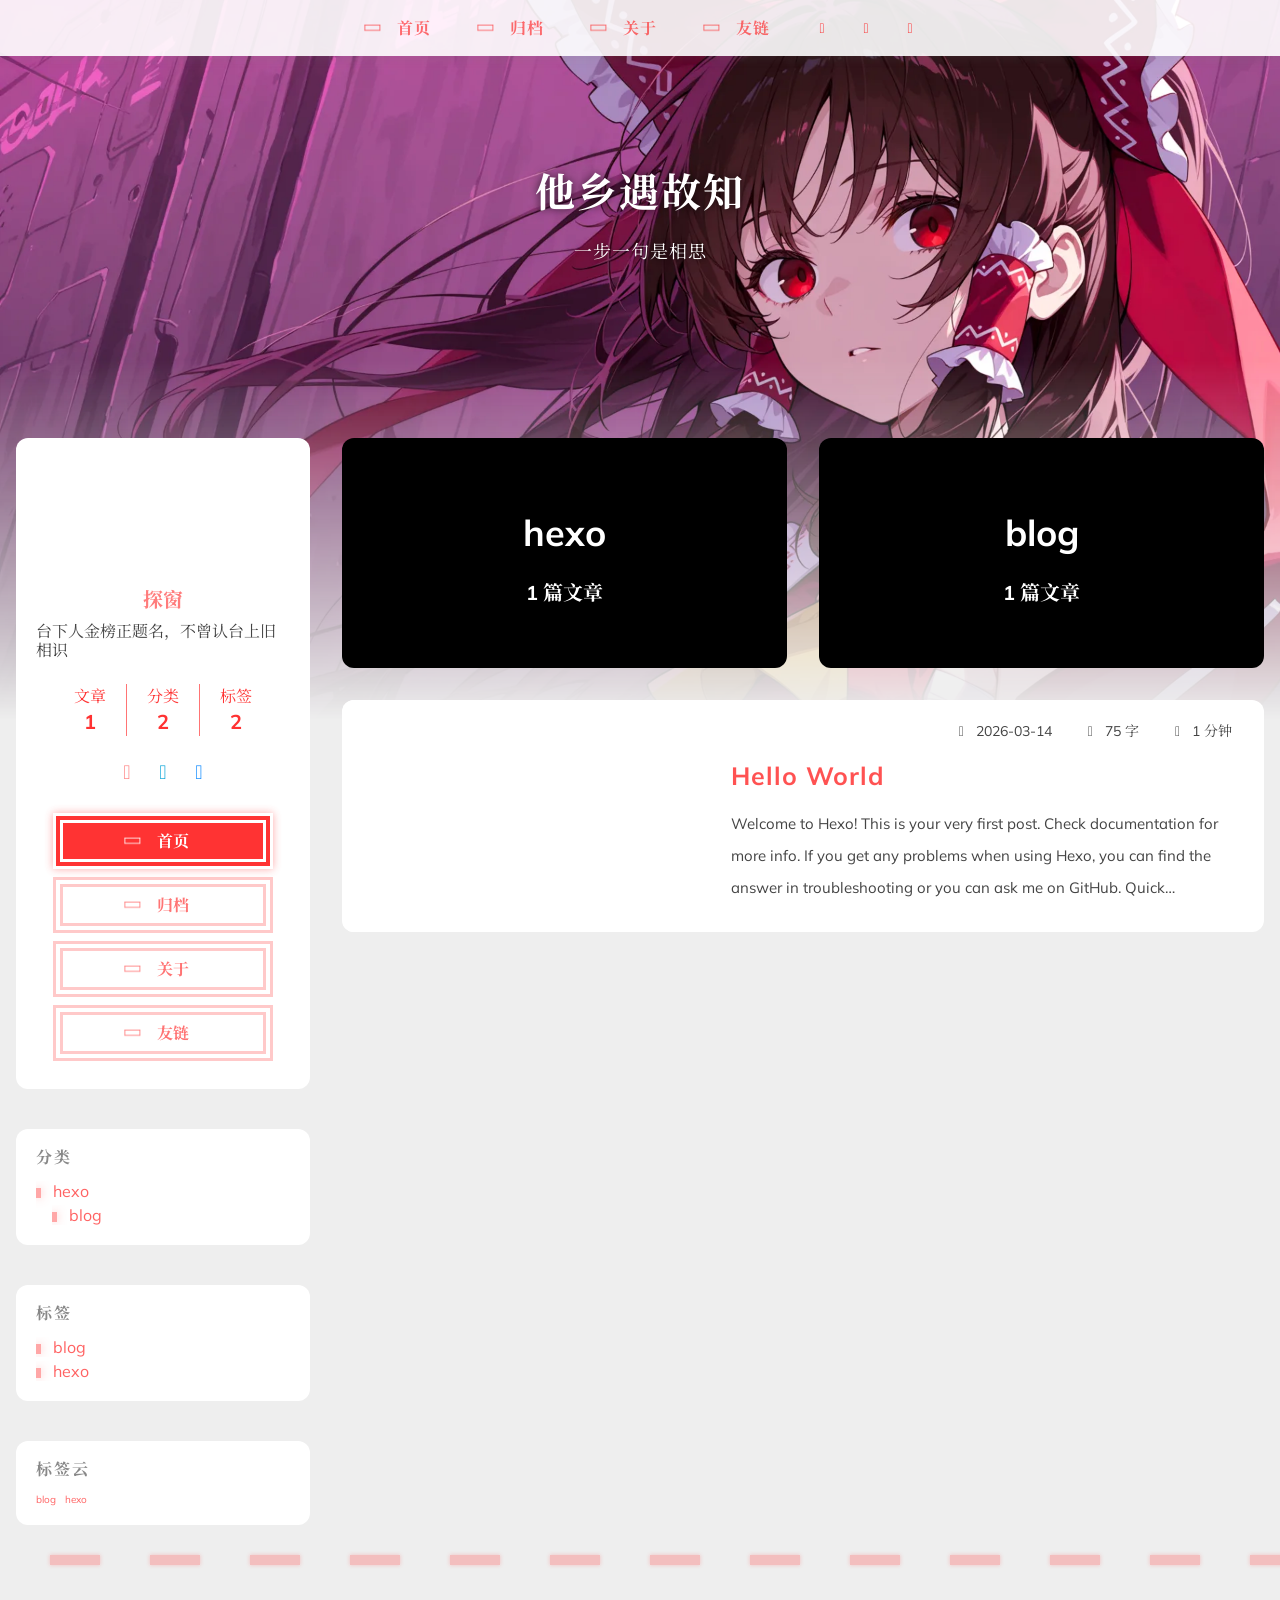
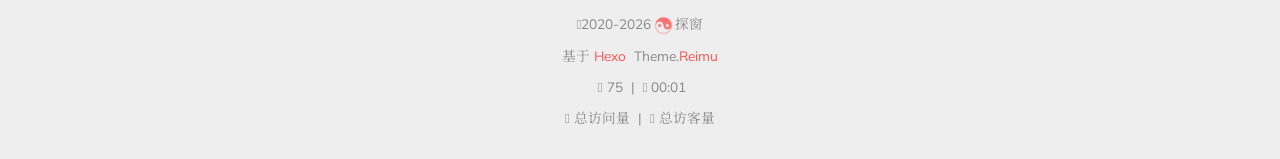
<file: index.html>
<!DOCTYPE html>
  <html lang="zh-CN"  
      data-theme-mode="auto"
  >
  <head>
  <meta charset="utf-8">
  
  
  
  <script>window.REIMU_CONFIG = {};window.REIMU_CONFIG.icon_font = '4552607_4k4bc36ef96';window.REIMU_CONFIG.clipboard_tips = {"success":{"zh-CN":"复制成功 (*^▽^*)"},"fail":{"zh-CN":"复制失败 (ﾟ⊿ﾟ)ﾂ"},"copyright":{"enable":false,"count":50,"license_type":"by-nc-sa"}};window.REIMU_CONFIG.clipboard_tips.copyright.content = '本博客所有文章除特别声明外，均采用 BY-NC-SA 许可协议。转载请注明出处！';window.REIMU_CONFIG.outdate = {"enable":true,"daysAgo":180,"message":{"en":"This article was last updated on {time}. Please note that the content may no longer be applicable.","zh-CN":"本文最后更新于 {time}，请注意文中内容可能已不适用。","zh-TW":"本文最後更新於 {time}，請注意文中內容可能已不適用。","ja":"この記事は最終更新日：{time}。記載内容が現在有効でない可能性がありますのでご注意ください。","pt-BR":"Este artigo foi atualizado pela última vez em {time}. Observe que o conteúdo pode não ser mais aplicável."}};window.REIMU_CONFIG.code_block = {"expand":true};window.REIMU_CONFIG.base = 'http://example.com';</script>
  <title>
    他乡遇故知
  </title>
  <meta name="viewport" content="width=device-width, initial-scale=1, shrink-to-fit=no">
    <link rel="preconnect" href="https://fonts.gstatic.com" crossorigin><link rel="preload" as="style" href="https://fonts.googleapis.com/css?family=Mulish:400,400italic,700,700italic|Noto Serif SC:400,400italic,700,700italic&display=swap"><link rel="stylesheet" href="https://fonts.googleapis.com/css?family=Mulish:400,400italic,700,700italic|Noto Serif SC:400,400italic,700,700italic&display=swap" media="print" onload="this.media='all'">
    <link rel="preload" href="//at.alicdn.com/t/c/font_4552607_4k4bc36ef96.woff2" as="font" type="font/woff2" crossorigin="anonymous">
    
<link rel="stylesheet" href="/css/loader.css">

    <meta name="description" content="台下人金榜正题名，不曾认台上旧相识">
<meta property="og:type" content="website">
<meta property="og:title" content="他乡遇故知">
<meta property="og:url" content="http://example.com/index.html">
<meta property="og:site_name" content="他乡遇故知">
<meta property="og:description" content="台下人金榜正题名，不曾认台上旧相识">
<meta property="og:locale" content="zh_CN">
<meta property="og:image" content="http://example.com/images/banner.webp">
<meta property="article:author" content="探窗">
<meta name="twitter:card" content="summary">
<meta name="twitter:image" content="http://example.com/images/banner.webp">
    <link rel="alternate" href="/atom.xml" title="他乡遇故知" type="application/atom+xml">
    <link rel="shortcut icon" href="/images/favicon.ico">
  
<link rel="stylesheet" href="/css/style.css">

  <link rel="preload" as="style" onload="this.onload=null;this.rel='stylesheet'" href="https://npm.webcache.cn/photoswipe@5.4.4/dist/photoswipe.css" integrity="sha384-IfxC36XL/toUyJ939C73PcgMuRzAZuIzZxE38drsmO5p6jD7ei+Zx/1oA/0l8ysE" crossorigin="anonymous">
    
<script src="https://npm.webcache.cn/pace-js@1.2.4/pace.min.js" integrity="sha384-k6YtvFUEIuEFBdrLKJ3YAUbBki333tj1CSUisai5Cswsg9wcLNaPzsTHDswp4Az8" crossorigin="anonymous"></script>

    
<link rel="stylesheet" href="https://npm.webcache.cn/@reimujs/aos@0.1.2/dist/aos.css" integrity="sha384-GMRP93c6Hkz9JVKGAuRR3nTS7M07RwPgTFenXiosjq2VbVgvdDNcz1g6Mkj8AONa" crossorigin="anonymous">

<meta name="generator" content="Hexo 8.1.1"></head>

  <body>
      <div id='loader'>
    <div class="loading-left-bg loading-bg"></div>
    <div class="loading-right-bg loading-bg"></div>
    <div class="spinner-box">
      <div class="loading-taichi rotate">
          <svg width="150" height="150" viewBox="0 0 1024 1024" class="icon" version="1.1" xmlns="https://www.w3.org/2000/svg" shape-rendering="geometricPrecision">
            <path d="M303.5 432A80 80 0 0 1 291.5 592A80 80 0 0 1 303.5 432z" fill="var(--red-1, #ff5252)" />
            <path d="M512 65A447 447 0 0 1 512 959L512 929A417 417 0 0 0 512 95A417 417 0 0 0 512 929L512 959A447 447 0 0 1 512 65z 
           M512 95A417 417 0 0 1 929 512A208.5 208.5 0 0 1 720.5 720.5L720.5 592A80 80 0 0 0 720.5 432A80 80 0 0 0 720.5 592L720.5 720.5A208.5 208.5 0 0 1 512 512A208.5 208.5 0 0 0 303.5 303.5A208.5 208.5 0 0 0 95 512A417 417 0 0 1 512 95z" fill="var(--red-1, #ff5252)" />
          </svg>
      </div>
      <div class="loading-word">少女祈祷中...</div>
    </div>
  </div>
  </div>
  <script>
    var time = null;
    var loaderEl = document.getElementById('loader');
    var startLoading = () => {
      time = Date.now();
      loaderEl.classList.remove("loading");
    }
    var hideLoader = () => {
      document.body.style.overflow = 'auto';
      loader.classList.add('loading');
    };

    var endLoading = () => {
      if (!time) {
        hideLoader();
      } else {
        if (Date.now() - time > 500) {
          time = null;
          hideLoader();
        } else {
          setTimeout(endLoading, 500 - (Date.now() - time));
          time = null;
        }
      }
    }
    window.addEventListener('DOMContentLoaded', endLoading);
    loaderEl.addEventListener('click', endLoading);
  </script>
<div id="copy-tooltip"></div>
<div id="heatmap-tooltip"></div>


    <div id="container">
      <div id="wrap">
        <div id="header-nav">
  <nav id="main-nav" aria-label="Primary navigation">
        <a class="main-nav-link-wrap" href="/">
            <div class="main-nav-icon icon rotate">
                &#xe62b;
            </div>
          <span class="main-nav-link">首页</span>
        </a>
        <a class="main-nav-link-wrap" href="/archives">
            <div class="main-nav-icon icon rotate">
                &#xe62b;
            </div>
          <span class="main-nav-link">归档</span>
        </a>
        <a class="main-nav-link-wrap" href="/about">
            <div class="main-nav-icon icon rotate">
                &#xe62b;
            </div>
          <span class="main-nav-link">关于</span>
        </a>
        <a class="main-nav-link-wrap" href="/friend">
            <div class="main-nav-icon icon rotate">
                &#xe62b;
            </div>
          <span class="main-nav-link">友链</span>
        </a>
    <a id="main-nav-toggle" class="nav-icon" aria-label="Toggle navigation" role="button"></a>
  </nav>
  <nav id="sub-nav" aria-label="Secondary navigation">
      <a id="nav-rss-link" class="nav-icon" href="/atom.xml" title="RSS 订阅" aria-label="RSS 订阅" target="_blank"></a>
      <a id="nav-search-btn" class="nav-icon popup-trigger" title="搜索" aria-label="搜索"></a>
  </nav>
</div>
<header id="header" aria-label="Site header">
      <picture>
      </picture>
        <img  fetchpriority="high" src="/images/banner.webp" alt="">
  <div id="header-outer">
    <div id="header-title">
          <span id="logo">
            <h1 data-aos="slide-up">他乡遇故知</h1>
          </span>
        <h2 id="subtitle-wrap" data-aos="slide-down">
              <span id="subtitle">一步一句是相思</span>
        </h2>
    </div>
  </div>
</header>

        <div id="content" aria-label="Page content" class="sidebar-left"  >
          <aside id="sidebar" aria-label="Sidebar">
  <div class="sidebar-wrapper-container ">
  <div class="sidebar-wrapper">
    <div class="sidebar-wrap" data-aos="fade-up">
        <div class="sidebar-author">
  <img data-src="/avatar/avatar.webp" data-sizes="auto" alt="探窗" class="lazyload">
  <div class="sidebar-author-name">探窗</div>
  <div class="sidebar-description">台下人金榜正题名，不曾认台上旧相识</div>
</div>
<div class="sidebar-state">
  <div class="sidebar-state-article">
    <div>文章</div>
    <div class="sidebar-state-number">1</div>
  </div>
  <div class="sidebar-state-category">
    <div>分类</div>
    <div class="sidebar-state-number">2</div>
  </div>
  <div class="sidebar-state-tag">
    <div>标签</div>
    <div class="sidebar-state-number">2</div>
  </div>
</div>
<div class="sidebar-social" >
    <div class="icon-email sidebar-social-icon">
      <a href=z_lang@qq.com itemprop="url" target="_blank" aria-label="email" rel="noopener nofollow noreferrer"></a>
    </div>
    <div class="icon-bilibili sidebar-social-icon">
      <a href=https://www.bilibili.com/ itemprop="url" target="_blank" aria-label="bilibili" rel="noopener nofollow noreferrer"></a>
    </div>
    <div class="icon-zhihu sidebar-social-icon">
      <a href=https://www.zhihu.com itemprop="url" target="_blank" aria-label="zhihu" rel="noopener nofollow noreferrer"></a>
    </div>
</div>
<div class="sidebar-menu">
      <div class="sidebar-menu-link-wrap">
        <a class="sidebar-menu-link-dummy" href="/" aria-label="首页"></a>
          <div class="sidebar-menu-icon icon rotate">
              &#xe62b;
          </div>
        <div class="sidebar-menu-link">首页</div>
      </div>
      <div class="sidebar-menu-link-wrap">
        <a class="sidebar-menu-link-dummy" href="/archives" aria-label="归档"></a>
          <div class="sidebar-menu-icon icon rotate">
              &#xe62b;
          </div>
        <div class="sidebar-menu-link">归档</div>
      </div>
      <div class="sidebar-menu-link-wrap">
        <a class="sidebar-menu-link-dummy" href="/about" aria-label="关于"></a>
          <div class="sidebar-menu-icon icon rotate">
              &#xe62b;
          </div>
        <div class="sidebar-menu-link">关于</div>
      </div>
      <div class="sidebar-menu-link-wrap">
        <a class="sidebar-menu-link-dummy" href="/friend" aria-label="友链"></a>
          <div class="sidebar-menu-icon icon rotate">
              &#xe62b;
          </div>
        <div class="sidebar-menu-link">友链</div>
      </div>
</div>

    </div>
  </div>
  <div class="sidebar-widget">
        <div class="widget-wrapper">
    <div class="widget-wrap" data-aos="fade-up">
      <h3 class="widget-title">分类</h3>
      <div class="widget">
        <ul class="category-list"><li class="category-list-item"><a class="category-list-link" href="/categories/hexo/" title="hexo">hexo</a><ul class="category-list-child"><li class="category-list-item"><a class="category-list-link" href="/categories/hexo/blog/" title="blog">blog</a></li></ul></li></ul>
      </div>
    </div>
  </div>

        <div class="widget-wrapper">
    <div class="widget-wrap" data-aos="fade-up">
      <h3 class="widget-title">标签</h3>
      <div class="widget">
        <ul class="tag-list" itemprop="keywords"><li class="tag-list-item"><a class="tag-list-link" href="/tags/blog/" rel="tag" title="blog">blog</a></li><li class="tag-list-item"><a class="tag-list-link" href="/tags/hexo/" rel="tag" title="hexo">hexo</a></li></ul>
      </div>
    </div>
  </div>

        <div class="widget-wrapper">
    <div class="widget-wrap" data-aos="fade-up">
      <h3 class="widget-title">标签云</h3>
      <div class="widget tagcloud">
        <a href="/tags/blog/" style="font-size: 10px;">blog</a> <a href="/tags/hexo/" style="font-size: 10px;">hexo</a>
      </div>
    </div>
  </div>

  </div>
  </div>
</aside>

          <section id="main" aria-label="Main content">    <div class="post-categories-wrapper" data-aos="fade-up">
        <div class="post-categories-wrap">
          <a class="post-link" href="/categories/hexo" aria-label="hexo" title="hexo"></a>
          <div class="post-categories-cover">
                <img data-src="https://img.cc0.cn/image/pexels/cb951425646f523ae30998660eeaf024.jpg!cc0.cn.jpg" data-sizes="auto" alt="hexo" class="lazyload">
            <h2>hexo</h2>
            <h3>1 篇文章</h3>
          </div>
        </div>
        <div class="post-categories-wrap">
          <a class="post-link" href="/categories/blog" aria-label="blog" title="blog"></a>
          <div class="post-categories-cover">
                <img data-src="https://img.cc0.cn/pixabay/2019102322563339758.jpg!cc0.cn.jpg" data-sizes="auto" alt="blog" class="lazyload">
            <h2>blog</h2>
            <h3>1 篇文章</h3>
          </div>
        </div>
    </div>
      <div class="post-wrapper">
  <div class="post-wrap left" data-aos="fade-up">
      <a class="post-link" href="/2026/03/14/hello-world/" aria-label="Hello World" title="Hello World"></a>
    <div class="post-cover left">
          <img data-src="/covers/beautiful-fall-scenery-forest-painting-picjumbo-com.jpg" data-sizes="auto" alt="Hello World" class="lazyload">
    </div>
    <div class="post-info">
      <div class="post-meta">
        <span><span class="icon-calendar"></span>2026-03-14</span>
        <span><span class="icon-pencil"></span>75 字</span>
        <span><span class="icon-clock"></span>1 分钟</span>
      </div>
      <h2 class="post-title">Hello World</h2>
      <article class="post-article">
          Welcome to Hexo! This is your very first post. Check documentation for more info. If you get any problems when using Hexo, you can find the answer in troubleshooting or you can ask me on GitHub.
Quick StartCreate a new post1$ hexo new &amp;quot;My New Post&amp;quot;

More info: Writing
Run server1$ hexo ser
      </article>
    </div>
  </div>
</div>

</section>
        </div>
        <footer id="footer" aria-label="Site footer">
  <div style="width: 100%; overflow: hidden">
    <div class="footer-line"></div>
  </div>
  <div id="footer-info">
    <div>
      <span class="icon-copyright"></span>
        2020-2026
        <span class="footer-info-sep rotate"></span>
      探窗
    </div>
      <div>
        基于&nbsp;<a href="https://hexo.io/" rel="noopener nofollow noreferrer" target="_blank">Hexo</a>&nbsp;
        Theme.<a href="https://github.com/D-Sketon/hexo-theme-reimu" rel="noopener nofollow noreferrer" target="_blank">Reimu</a>
      </div>
      <div>
        <span class="icon-brush"></span>
        75
        &nbsp;|&nbsp;
        <span class="icon-coffee"></span>
        00:01
      </div>
      <div>
        <span class="icon-eye"></span>
        <span id="busuanzi_container_site_pv">总访问量&nbsp;<span id="busuanzi_value_site_pv"></span></span>
        &nbsp;|&nbsp;
        <span class="icon-user"></span>
        <span id="busuanzi_container_site_uv">总访客量&nbsp;<span id="busuanzi_value_site_uv"></span></span>
      </div>
  </div>
</footer>

          <div class="sidebar-top">
            <div class="sidebar-top-taichi rotate"></div>
            <div class="arrow-up"></div>
          </div>
        <div id="mask" class="hide"></div>
      </div>
      <nav id="mobile-nav" aria-label="Mobile navigation">
  <div class="sidebar-wrap">
      <div class="sidebar-author">
  <img data-src="/avatar/avatar.webp" data-sizes="auto" alt="探窗" class="lazyload">
  <div class="sidebar-author-name">探窗</div>
  <div class="sidebar-description">台下人金榜正题名，不曾认台上旧相识</div>
</div>
<div class="sidebar-state">
  <div class="sidebar-state-article">
    <div>文章</div>
    <div class="sidebar-state-number">1</div>
  </div>
  <div class="sidebar-state-category">
    <div>分类</div>
    <div class="sidebar-state-number">2</div>
  </div>
  <div class="sidebar-state-tag">
    <div>标签</div>
    <div class="sidebar-state-number">2</div>
  </div>
</div>
<div class="sidebar-social" >
    <div class="icon-email sidebar-social-icon">
      <a href=z_lang@qq.com itemprop="url" target="_blank" aria-label="email" rel="noopener nofollow noreferrer"></a>
    </div>
    <div class="icon-bilibili sidebar-social-icon">
      <a href=https://www.bilibili.com/ itemprop="url" target="_blank" aria-label="bilibili" rel="noopener nofollow noreferrer"></a>
    </div>
    <div class="icon-zhihu sidebar-social-icon">
      <a href=https://www.zhihu.com itemprop="url" target="_blank" aria-label="zhihu" rel="noopener nofollow noreferrer"></a>
    </div>
</div>
<div class="sidebar-menu">
      <div class="sidebar-menu-link-wrap">
        <a class="sidebar-menu-link-dummy" href="/" aria-label="首页"></a>
          <div class="sidebar-menu-icon icon rotate">
              &#xe62b;
          </div>
        <div class="sidebar-menu-link">首页</div>
      </div>
      <div class="sidebar-menu-link-wrap">
        <a class="sidebar-menu-link-dummy" href="/archives" aria-label="归档"></a>
          <div class="sidebar-menu-icon icon rotate">
              &#xe62b;
          </div>
        <div class="sidebar-menu-link">归档</div>
      </div>
      <div class="sidebar-menu-link-wrap">
        <a class="sidebar-menu-link-dummy" href="/about" aria-label="关于"></a>
          <div class="sidebar-menu-icon icon rotate">
              &#xe62b;
          </div>
        <div class="sidebar-menu-link">关于</div>
      </div>
      <div class="sidebar-menu-link-wrap">
        <a class="sidebar-menu-link-dummy" href="/friend" aria-label="友链"></a>
          <div class="sidebar-menu-icon icon rotate">
              &#xe62b;
          </div>
        <div class="sidebar-menu-link">友链</div>
      </div>
</div>

  </div>
</nav>

    </div>
      <div class="site-search">
        <div class="reimu-popup popup">
          <div class="reimu-search">
            <div class="reimu-search-input-icon"></div>
            <div id="reimu-search-input"></div>
            <div class="popup-btn-close"></div>
          </div>
          <div class="reimu-results">
            <div id="reimu-stats"></div>
            <div id="reimu-hits"></div>
            <div id="reimu-pagination" class="reimu-pagination"></div>
          </div>
          <img class="reimu-bg" src="/images/reimu.png"/>
        </div>
      </div>
    
<script src="https://npm.webcache.cn/lazysizes@5.3.2/lazysizes.min.js" integrity="sha384-3gT&#x2F;vsepWkfz&#x2F;ff7PpWNUeMzeWoH3cDhm&#x2F;A8jM7ouoAK0&#x2F;fP&#x2F;9bcHHR5kHq2nf+e" crossorigin="anonymous"></script>


<script src="https://npm.webcache.cn/clipboard@2.0.11/dist/clipboard.min.js" integrity="sha384-J08i8An&#x2F;QeARD9ExYpvphB8BsyOj3Gh2TSh1aLINKO3L0cMSH2dN3E22zFoXEi0Q" crossorigin="anonymous"></script>




<script src="/js/script.js"></script>


  
<script src="/js/aos.js"></script>

  <script>
    var aosInit = () => {
      AOS.init({
        duration: 1000,
        easing: "ease",
        once: true,
        offset: 50,
      });
    };
    if (document.readyState === 'loading') {
      document.addEventListener('DOMContentLoaded', aosInit);
    } else {
      aosInit();
    }
  </script>


<script src="/js/pjax_script.js" data-pjax></script>


  
<script src="/js/generator_search.js" defer></script>



  <script>
    var setupFirework = () => {
      if (!false || !window.matchMedia('(max-width: 768px)').matches) {
        window.firework && window.firework(JSON.parse('{"excludeElements":["a","button"],"particles":[{"shape":"circle","move":["emit"],"easing":"easeOutExpo","colors":["var(--red-1)","var(--red-2)","var(--red-3)","var(--red-4)"],"number":20,"duration":[1200,1800],"shapeOptions":{"radius":[16,32],"alpha":[0.3,0.5]}},{"shape":"circle","move":["diffuse"],"easing":"easeOutExpo","colors":["var(--red-0)"],"number":1,"duration":[1200,1800],"shapeOptions":{"radius":20,"alpha":[0.2,0.5],"lineWidth":6}}]}'));
      }
    }
  </script>
  
<script src="https://npm.webcache.cn/mouse-firework@0.2.0/dist/index.umd.js" integrity="sha384-qi9WggRt19tv8Vc7pCHW3ulMNLwrn515zaLEWZjl1px07vz8+pUoWX8n1rgq282T" crossorigin="anonymous" onload="setupFirework()" defer></script>





  
<script src="https://npm.webcache.cn/quicklink@3.0.1/dist/quicklink.umd.js" integrity="sha384-caMDqvgav&#x2F;HWdEYQU1QRRHMLleigpL1YHAG0m371DhzfL8rRzUyOb+bEHtwlmYjD" crossorigin="anonymous"></script>

  <script data-pjax>
    window.quicklink?.listen({
      timeout: 3000,
      priority: true,
      ignores: []
    });
  </script>

<div id="lazy-script">
  <div>
  </div>
</div>


  <script>
    console.log(String.raw`%c 
 ______     ______     __     __    __     __  __    
/\  == \   /\  ___\   /\ \   /\ "-./  \   /\ \/\ \   
\ \  __<   \ \  __\   \ \ \  \ \ \-./\ \  \ \ \_\ \  
 \ \_\ \_\  \ \_____\  \ \_\  \ \_\ \ \_\  \ \_____\ 
  \/_/ /_/   \/_____/   \/_/   \/_/  \/_/   \/_____/ 
                                                  
`,'color: #ff5252;')
    console.log('%c Theme.Reimu v' + '1.12.2' + ' %c https://github.com/D-Sketon/hexo-theme-reimu ', 'color: white; background: #ff5252; padding:5px 0;', 'padding:4px;border:1px solid #ff5252;')
  </script>
  

<script data-pjax>
  var updateTime = _$('#post-update-time')?.innerHTML;

  if (updateTime) {
    const update = new Date(updateTime);
    const now = new Date();
    const diff = now - update;
    const days = diff / 86400000;
    const { daysAgo, message: template } = window.REIMU_CONFIG.outdate;
    if (days >= daysAgo) {
      let message = `This article was last updated on ${updateTime}. Please note that the content may no longer be applicable.`;
      if (typeof template === 'string') {
        message = template.replace(/{time}/, updateTime);
      } else if (typeof template === 'object') {
        const lang = document.documentElement.lang;
        const messageKey = Object.keys(template).find(key => key.toLowerCase() === lang.toLowerCase());
        if (messageKey && template[messageKey]) {
          message = template[messageKey].replace(/{time}/, updateTime);
        }
      }
      const blockquote = _$('#outdate-blockquote');
      if (blockquote) {
        blockquote.querySelectorAll('p')[1].innerText = message;
        blockquote.style.display = 'flow-root';
      }
    }
  }
</script>

  
<script src="https://npm.webcache.cn/busuanzi@2.3.0/bsz.pure.mini.js" integrity="sha384-0M75wtSkhjIInv4coYlaJU83+OypaRCIq2SukQVQX04eGTCBXJDuWAbJet56id+S" crossorigin="anonymous" async></script>


<script>
  if ('serviceWorker' in navigator) {
    navigator.serviceWorker.getRegistrations().then((registrations) => {
      for (let registration of registrations) {
        registration.unregister();
      }
    });
  }
</script>




  </body>
  </html>
</file>
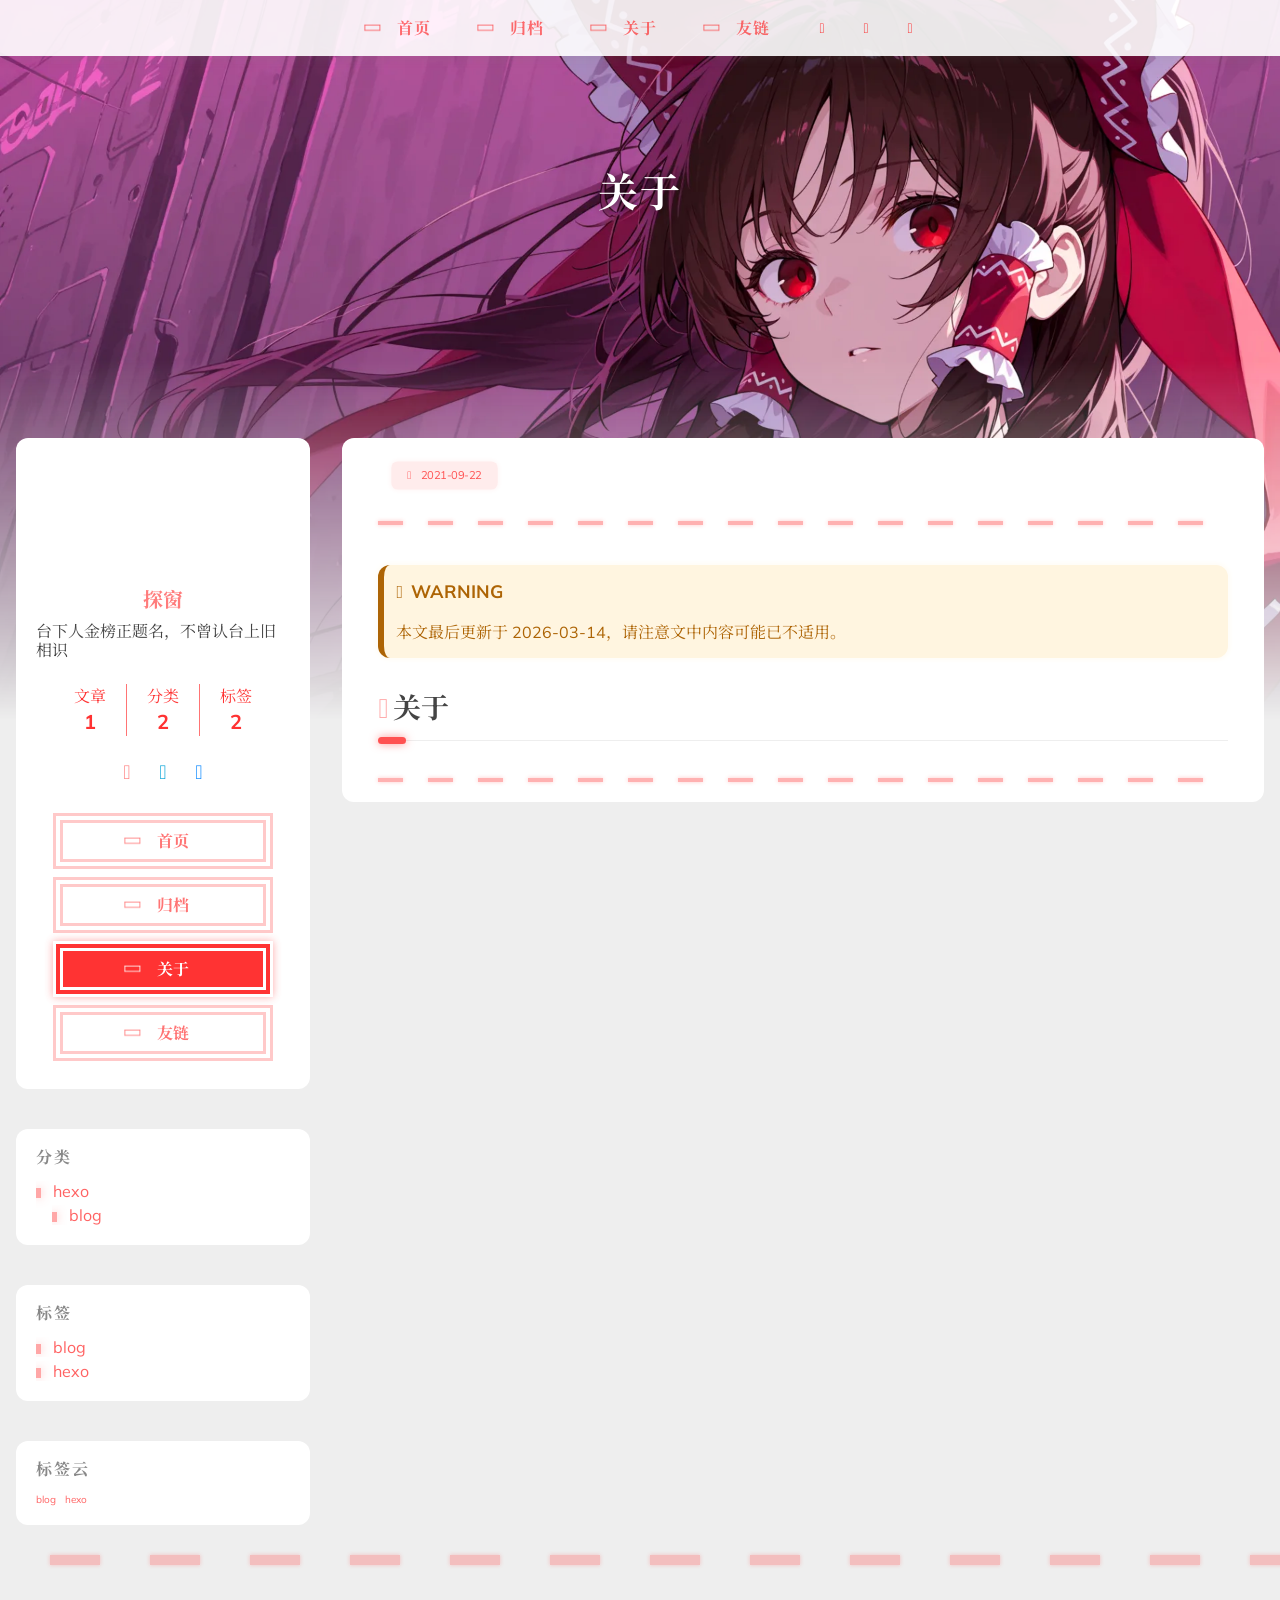
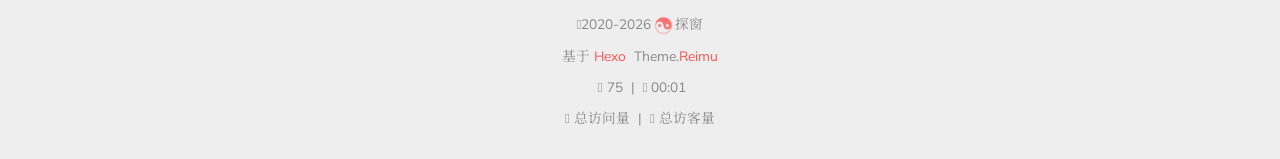
<file: about/index.html>
<!DOCTYPE html>
  <html lang="zh-CN"  
      data-theme-mode="auto"
  >
  <head>
  <meta charset="utf-8">
  
  
  
  <script>window.REIMU_CONFIG = {};window.REIMU_CONFIG.icon_font = '4552607_4k4bc36ef96';window.REIMU_CONFIG.clipboard_tips = {"success":{"zh-CN":"复制成功 (*^▽^*)"},"fail":{"zh-CN":"复制失败 (ﾟ⊿ﾟ)ﾂ"},"copyright":{"enable":false,"count":50,"license_type":"by-nc-sa"}};window.REIMU_CONFIG.clipboard_tips.copyright.content = '本博客所有文章除特别声明外，均采用 BY-NC-SA 许可协议。转载请注明出处！';window.REIMU_CONFIG.outdate = {"enable":true,"daysAgo":180,"message":{"en":"This article was last updated on {time}. Please note that the content may no longer be applicable.","zh-CN":"本文最后更新于 {time}，请注意文中内容可能已不适用。","zh-TW":"本文最後更新於 {time}，請注意文中內容可能已不適用。","ja":"この記事は最終更新日：{time}。記載内容が現在有効でない可能性がありますのでご注意ください。","pt-BR":"Este artigo foi atualizado pela última vez em {time}. Observe que o conteúdo pode não ser mais aplicável."}};window.REIMU_CONFIG.code_block = {"expand":true};window.REIMU_CONFIG.base = 'http://example.com';</script>
  <title>
    关于 | 他乡遇故知
  </title>
  <meta name="viewport" content="width=device-width, initial-scale=1, shrink-to-fit=no">
    <link rel="preconnect" href="https://fonts.gstatic.com" crossorigin><link rel="preload" as="style" href="https://fonts.googleapis.com/css?family=Mulish:400,400italic,700,700italic|Noto Serif SC:400,400italic,700,700italic&display=swap"><link rel="stylesheet" href="https://fonts.googleapis.com/css?family=Mulish:400,400italic,700,700italic|Noto Serif SC:400,400italic,700,700italic&display=swap" media="print" onload="this.media='all'">
    <link rel="preload" href="//at.alicdn.com/t/c/font_4552607_4k4bc36ef96.woff2" as="font" type="font/woff2" crossorigin="anonymous">
    
<link rel="stylesheet" href="/css/loader.css">

    <meta name="description" content="关于">
<meta property="og:type" content="website">
<meta property="og:title" content="关于">
<meta property="og:url" content="http://example.com/about/index.html">
<meta property="og:site_name" content="他乡遇故知">
<meta property="og:description" content="关于">
<meta property="og:locale" content="zh_CN">
<meta property="og:image" content="http://example.com/images/banner.webp">
<meta property="article:published_time" content="2021-09-22T13:01:47.000Z">
<meta property="article:modified_time" content="2026-03-13T17:42:09.087Z">
<meta property="article:author" content="探窗">
<meta name="twitter:card" content="summary">
<meta name="twitter:image" content="http://example.com/images/banner.webp">
    <link rel="alternate" href="/atom.xml" title="他乡遇故知" type="application/atom+xml">
    <link rel="shortcut icon" href="/images/favicon.ico">
  
<link rel="stylesheet" href="/css/style.css">

  <link rel="preload" as="style" onload="this.onload=null;this.rel='stylesheet'" href="https://npm.webcache.cn/photoswipe@5.4.4/dist/photoswipe.css" integrity="sha384-IfxC36XL/toUyJ939C73PcgMuRzAZuIzZxE38drsmO5p6jD7ei+Zx/1oA/0l8ysE" crossorigin="anonymous">
    
<script src="https://npm.webcache.cn/pace-js@1.2.4/pace.min.js" integrity="sha384-k6YtvFUEIuEFBdrLKJ3YAUbBki333tj1CSUisai5Cswsg9wcLNaPzsTHDswp4Az8" crossorigin="anonymous"></script>

    
<link rel="stylesheet" href="https://npm.webcache.cn/@reimujs/aos@0.1.2/dist/aos.css" integrity="sha384-GMRP93c6Hkz9JVKGAuRR3nTS7M07RwPgTFenXiosjq2VbVgvdDNcz1g6Mkj8AONa" crossorigin="anonymous">

<meta name="generator" content="Hexo 8.1.1"></head>

  <body>
      <div id='loader'>
    <div class="loading-left-bg loading-bg"></div>
    <div class="loading-right-bg loading-bg"></div>
    <div class="spinner-box">
      <div class="loading-taichi rotate">
          <svg width="150" height="150" viewBox="0 0 1024 1024" class="icon" version="1.1" xmlns="https://www.w3.org/2000/svg" shape-rendering="geometricPrecision">
            <path d="M303.5 432A80 80 0 0 1 291.5 592A80 80 0 0 1 303.5 432z" fill="var(--red-1, #ff5252)" />
            <path d="M512 65A447 447 0 0 1 512 959L512 929A417 417 0 0 0 512 95A417 417 0 0 0 512 929L512 959A447 447 0 0 1 512 65z 
           M512 95A417 417 0 0 1 929 512A208.5 208.5 0 0 1 720.5 720.5L720.5 592A80 80 0 0 0 720.5 432A80 80 0 0 0 720.5 592L720.5 720.5A208.5 208.5 0 0 1 512 512A208.5 208.5 0 0 0 303.5 303.5A208.5 208.5 0 0 0 95 512A417 417 0 0 1 512 95z" fill="var(--red-1, #ff5252)" />
          </svg>
      </div>
      <div class="loading-word">少女祈祷中...</div>
    </div>
  </div>
  </div>
  <script>
    var time = null;
    var loaderEl = document.getElementById('loader');
    var startLoading = () => {
      time = Date.now();
      loaderEl.classList.remove("loading");
    }
    var hideLoader = () => {
      document.body.style.overflow = 'auto';
      loader.classList.add('loading');
    };

    var endLoading = () => {
      if (!time) {
        hideLoader();
      } else {
        if (Date.now() - time > 500) {
          time = null;
          hideLoader();
        } else {
          setTimeout(endLoading, 500 - (Date.now() - time));
          time = null;
        }
      }
    }
    window.addEventListener('DOMContentLoaded', endLoading);
    loaderEl.addEventListener('click', endLoading);
  </script>
<div id="copy-tooltip"></div>
<div id="heatmap-tooltip"></div>


    <div id="container">
      <div id="wrap">
        <div id="header-nav">
  <nav id="main-nav" aria-label="Primary navigation">
        <a class="main-nav-link-wrap" href="/">
            <div class="main-nav-icon icon rotate">
                &#xe62b;
            </div>
          <span class="main-nav-link">首页</span>
        </a>
        <a class="main-nav-link-wrap" href="/archives">
            <div class="main-nav-icon icon rotate">
                &#xe62b;
            </div>
          <span class="main-nav-link">归档</span>
        </a>
        <a class="main-nav-link-wrap" href="/about">
            <div class="main-nav-icon icon rotate">
                &#xe62b;
            </div>
          <span class="main-nav-link">关于</span>
        </a>
        <a class="main-nav-link-wrap" href="/friend">
            <div class="main-nav-icon icon rotate">
                &#xe62b;
            </div>
          <span class="main-nav-link">友链</span>
        </a>
    <a id="main-nav-toggle" class="nav-icon" aria-label="Toggle navigation" role="button"></a>
  </nav>
  <nav id="sub-nav" aria-label="Secondary navigation">
      <a id="nav-rss-link" class="nav-icon" href="/atom.xml" title="RSS 订阅" aria-label="RSS 订阅" target="_blank"></a>
      <a id="nav-search-btn" class="nav-icon popup-trigger" title="搜索" aria-label="搜索"></a>
  </nav>
</div>
<header id="header" aria-label="Site header">
      <picture>
      </picture>
        <img  fetchpriority="high" src="/images/banner.webp" alt="关于">
  <div id="header-outer">
    <div id="header-title">
          <span id="logo">
            <h1 data-aos="slide-up">关于</h1>
          </span>
        <h2 id="subtitle-wrap" data-aos="slide-down">
        </h2>
    </div>
  </div>
</header>

        <div id="content" aria-label="Page content" class="sidebar-left"  >
          <aside id="sidebar" aria-label="Sidebar">
  <div class="sidebar-wrapper-container ">
  <div class="sidebar-wrapper">
    <div class="sidebar-wrap" data-aos="fade-up">
        <div class="sidebar-author">
  <img data-src="/avatar/avatar.webp" data-sizes="auto" alt="探窗" class="lazyload">
  <div class="sidebar-author-name">探窗</div>
  <div class="sidebar-description">台下人金榜正题名，不曾认台上旧相识</div>
</div>
<div class="sidebar-state">
  <div class="sidebar-state-article">
    <div>文章</div>
    <div class="sidebar-state-number">1</div>
  </div>
  <div class="sidebar-state-category">
    <div>分类</div>
    <div class="sidebar-state-number">2</div>
  </div>
  <div class="sidebar-state-tag">
    <div>标签</div>
    <div class="sidebar-state-number">2</div>
  </div>
</div>
<div class="sidebar-social" >
    <div class="icon-email sidebar-social-icon">
      <a href=z_lang@qq.com itemprop="url" target="_blank" aria-label="email" rel="noopener nofollow noreferrer"></a>
    </div>
    <div class="icon-bilibili sidebar-social-icon">
      <a href=https://www.bilibili.com/ itemprop="url" target="_blank" aria-label="bilibili" rel="noopener nofollow noreferrer"></a>
    </div>
    <div class="icon-zhihu sidebar-social-icon">
      <a href=https://www.zhihu.com itemprop="url" target="_blank" aria-label="zhihu" rel="noopener nofollow noreferrer"></a>
    </div>
</div>
<div class="sidebar-menu">
      <div class="sidebar-menu-link-wrap">
        <a class="sidebar-menu-link-dummy" href="/" aria-label="首页"></a>
          <div class="sidebar-menu-icon icon rotate">
              &#xe62b;
          </div>
        <div class="sidebar-menu-link">首页</div>
      </div>
      <div class="sidebar-menu-link-wrap">
        <a class="sidebar-menu-link-dummy" href="/archives" aria-label="归档"></a>
          <div class="sidebar-menu-icon icon rotate">
              &#xe62b;
          </div>
        <div class="sidebar-menu-link">归档</div>
      </div>
      <div class="sidebar-menu-link-wrap">
        <a class="sidebar-menu-link-dummy" href="/about" aria-label="关于"></a>
          <div class="sidebar-menu-icon icon rotate">
              &#xe62b;
          </div>
        <div class="sidebar-menu-link">关于</div>
      </div>
      <div class="sidebar-menu-link-wrap">
        <a class="sidebar-menu-link-dummy" href="/friend" aria-label="友链"></a>
          <div class="sidebar-menu-icon icon rotate">
              &#xe62b;
          </div>
        <div class="sidebar-menu-link">友链</div>
      </div>
</div>

    </div>
  </div>
  <div class="sidebar-widget">
        <div class="widget-wrapper">
    <div class="widget-wrap" data-aos="fade-up">
      <h3 class="widget-title">分类</h3>
      <div class="widget">
        <ul class="category-list"><li class="category-list-item"><a class="category-list-link" href="/categories/hexo/" title="hexo">hexo</a><ul class="category-list-child"><li class="category-list-item"><a class="category-list-link" href="/categories/hexo/blog/" title="blog">blog</a></li></ul></li></ul>
      </div>
    </div>
  </div>

        <div class="widget-wrapper">
    <div class="widget-wrap" data-aos="fade-up">
      <h3 class="widget-title">标签</h3>
      <div class="widget">
        <ul class="tag-list" itemprop="keywords"><li class="tag-list-item"><a class="tag-list-link" href="/tags/blog/" rel="tag" title="blog">blog</a></li><li class="tag-list-item"><a class="tag-list-link" href="/tags/hexo/" rel="tag" title="hexo">hexo</a></li></ul>
      </div>
    </div>
  </div>

        <div class="widget-wrapper">
    <div class="widget-wrap" data-aos="fade-up">
      <h3 class="widget-title">标签云</h3>
      <div class="widget tagcloud">
        <a href="/tags/blog/" style="font-size: 10px;">blog</a> <a href="/tags/hexo/" style="font-size: 10px;">hexo</a>
      </div>
    </div>
  </div>

  </div>
  </div>
</aside>

          <section id="main" aria-label="Main content"><article id="page-" class="h-entry article" itemscope itemtype="https://schema.org/BlogPosting">
  <div class="article-inner" data-aos="fade-up">
    <div class="article-meta">
      <div class="article-date">
  <span class="article-date-link icon-calendar" data-aos="zoom-in">
    <time datetime="2021-09-22T13:01:47.000Z" itemprop="datePublished">2021-09-22</time>
    <time style="display: none;" id="post-update-time">2026-03-14</time>
  </span>
</div>

    </div>
    
    <div class="hr-line"></div>
    
    <div class="e-content article-entry" itemprop="articleBody">
        <div class="warning custom-block" id="outdate-blockquote" style="display: none;">
          <p class="custom-block-title">WARNING</p>
          <p></p>
        </div>
        <h2 id="关于"><a href="#关于" class="headerlink" title="关于"></a>关于</h2>
    </div>
    <footer class="article-footer">
      
      
    </footer>
  </div>
  
</article>


</section>
        </div>
        <footer id="footer" aria-label="Site footer">
  <div style="width: 100%; overflow: hidden">
    <div class="footer-line"></div>
  </div>
  <div id="footer-info">
    <div>
      <span class="icon-copyright"></span>
        2020-2026
        <span class="footer-info-sep rotate"></span>
      探窗
    </div>
      <div>
        基于&nbsp;<a href="https://hexo.io/" rel="noopener nofollow noreferrer" target="_blank">Hexo</a>&nbsp;
        Theme.<a href="https://github.com/D-Sketon/hexo-theme-reimu" rel="noopener nofollow noreferrer" target="_blank">Reimu</a>
      </div>
      <div>
        <span class="icon-brush"></span>
        75
        &nbsp;|&nbsp;
        <span class="icon-coffee"></span>
        00:01
      </div>
      <div>
        <span class="icon-eye"></span>
        <span id="busuanzi_container_site_pv">总访问量&nbsp;<span id="busuanzi_value_site_pv"></span></span>
        &nbsp;|&nbsp;
        <span class="icon-user"></span>
        <span id="busuanzi_container_site_uv">总访客量&nbsp;<span id="busuanzi_value_site_uv"></span></span>
      </div>
  </div>
</footer>

          <div class="sidebar-top">
            <div class="sidebar-top-taichi rotate"></div>
            <div class="arrow-up"></div>
          </div>
        <div id="mask" class="hide"></div>
      </div>
      <nav id="mobile-nav" aria-label="Mobile navigation">
  <div class="sidebar-wrap">
      <div class="sidebar-author">
  <img data-src="/avatar/avatar.webp" data-sizes="auto" alt="探窗" class="lazyload">
  <div class="sidebar-author-name">探窗</div>
  <div class="sidebar-description">台下人金榜正题名，不曾认台上旧相识</div>
</div>
<div class="sidebar-state">
  <div class="sidebar-state-article">
    <div>文章</div>
    <div class="sidebar-state-number">1</div>
  </div>
  <div class="sidebar-state-category">
    <div>分类</div>
    <div class="sidebar-state-number">2</div>
  </div>
  <div class="sidebar-state-tag">
    <div>标签</div>
    <div class="sidebar-state-number">2</div>
  </div>
</div>
<div class="sidebar-social" >
    <div class="icon-email sidebar-social-icon">
      <a href=z_lang@qq.com itemprop="url" target="_blank" aria-label="email" rel="noopener nofollow noreferrer"></a>
    </div>
    <div class="icon-bilibili sidebar-social-icon">
      <a href=https://www.bilibili.com/ itemprop="url" target="_blank" aria-label="bilibili" rel="noopener nofollow noreferrer"></a>
    </div>
    <div class="icon-zhihu sidebar-social-icon">
      <a href=https://www.zhihu.com itemprop="url" target="_blank" aria-label="zhihu" rel="noopener nofollow noreferrer"></a>
    </div>
</div>
<div class="sidebar-menu">
      <div class="sidebar-menu-link-wrap">
        <a class="sidebar-menu-link-dummy" href="/" aria-label="首页"></a>
          <div class="sidebar-menu-icon icon rotate">
              &#xe62b;
          </div>
        <div class="sidebar-menu-link">首页</div>
      </div>
      <div class="sidebar-menu-link-wrap">
        <a class="sidebar-menu-link-dummy" href="/archives" aria-label="归档"></a>
          <div class="sidebar-menu-icon icon rotate">
              &#xe62b;
          </div>
        <div class="sidebar-menu-link">归档</div>
      </div>
      <div class="sidebar-menu-link-wrap">
        <a class="sidebar-menu-link-dummy" href="/about" aria-label="关于"></a>
          <div class="sidebar-menu-icon icon rotate">
              &#xe62b;
          </div>
        <div class="sidebar-menu-link">关于</div>
      </div>
      <div class="sidebar-menu-link-wrap">
        <a class="sidebar-menu-link-dummy" href="/friend" aria-label="友链"></a>
          <div class="sidebar-menu-icon icon rotate">
              &#xe62b;
          </div>
        <div class="sidebar-menu-link">友链</div>
      </div>
</div>

  </div>
</nav>

    </div>
      <div class="site-search">
        <div class="reimu-popup popup">
          <div class="reimu-search">
            <div class="reimu-search-input-icon"></div>
            <div id="reimu-search-input"></div>
            <div class="popup-btn-close"></div>
          </div>
          <div class="reimu-results">
            <div id="reimu-stats"></div>
            <div id="reimu-hits"></div>
            <div id="reimu-pagination" class="reimu-pagination"></div>
          </div>
          <img class="reimu-bg" src="/images/reimu.png"/>
        </div>
      </div>
    
<script src="https://npm.webcache.cn/lazysizes@5.3.2/lazysizes.min.js" integrity="sha384-3gT&#x2F;vsepWkfz&#x2F;ff7PpWNUeMzeWoH3cDhm&#x2F;A8jM7ouoAK0&#x2F;fP&#x2F;9bcHHR5kHq2nf+e" crossorigin="anonymous"></script>


<script src="https://npm.webcache.cn/clipboard@2.0.11/dist/clipboard.min.js" integrity="sha384-J08i8An&#x2F;QeARD9ExYpvphB8BsyOj3Gh2TSh1aLINKO3L0cMSH2dN3E22zFoXEi0Q" crossorigin="anonymous"></script>




<script src="/js/script.js"></script>


  
<script src="/js/aos.js"></script>

  <script>
    var aosInit = () => {
      AOS.init({
        duration: 1000,
        easing: "ease",
        once: true,
        offset: 50,
      });
    };
    if (document.readyState === 'loading') {
      document.addEventListener('DOMContentLoaded', aosInit);
    } else {
      aosInit();
    }
  </script>


<script src="/js/pjax_script.js" data-pjax></script>


  
<script src="/js/generator_search.js" defer></script>



  <script>
    var setupFirework = () => {
      if (!false || !window.matchMedia('(max-width: 768px)').matches) {
        window.firework && window.firework(JSON.parse('{"excludeElements":["a","button"],"particles":[{"shape":"circle","move":["emit"],"easing":"easeOutExpo","colors":["var(--red-1)","var(--red-2)","var(--red-3)","var(--red-4)"],"number":20,"duration":[1200,1800],"shapeOptions":{"radius":[16,32],"alpha":[0.3,0.5]}},{"shape":"circle","move":["diffuse"],"easing":"easeOutExpo","colors":["var(--red-0)"],"number":1,"duration":[1200,1800],"shapeOptions":{"radius":20,"alpha":[0.2,0.5],"lineWidth":6}}]}'));
      }
    }
  </script>
  
<script src="https://npm.webcache.cn/mouse-firework@0.2.0/dist/index.umd.js" integrity="sha384-qi9WggRt19tv8Vc7pCHW3ulMNLwrn515zaLEWZjl1px07vz8+pUoWX8n1rgq282T" crossorigin="anonymous" onload="setupFirework()" defer></script>





  
<script src="https://npm.webcache.cn/quicklink@3.0.1/dist/quicklink.umd.js" integrity="sha384-caMDqvgav&#x2F;HWdEYQU1QRRHMLleigpL1YHAG0m371DhzfL8rRzUyOb+bEHtwlmYjD" crossorigin="anonymous"></script>

  <script data-pjax>
    window.quicklink?.listen({
      timeout: 3000,
      priority: true,
      ignores: []
    });
  </script>

<div id="lazy-script">
  <div>
      
      
      <script data-pjax>
        window.REIMU_POST = {
          author: "探窗",
          title: "关于",
          url: "http://example.com/about/index.html",
          excerpt: "",
          description: "",
          stripContent: "关于",
          date: "Wed Sep 22 2021 21:01:47 GMT+0800",
          updated: "Sat Mar 14 2026 01:42:09 GMT+0800",
          cover: "/images/banner.webp",
        };
      </script>
        
<script src="/js/insert_highlight.js" data-pjax></script>

      
<script src="/js/tabs.js" data-pjax defer></script>

      <script type="module" data-pjax>
        (async () => {
          const PhotoSwipeLightbox = (await safeImport("https://npm.webcache.cn/photoswipe@5.4.4/dist/photoswipe-lightbox.esm.min.js", "sha384-DiL6M/gG+wmTxmCRZyD1zee6lIhawn5TGvED0FOh7fXcN9B0aZ9dexSF/N6lrZi/")).default;
          const initPswp = (gallery, children) => {
            if (_$$(`${gallery} ${children}`).length > 0) {
              new PhotoSwipeLightbox({
                gallery,
                children,
                pswpModule: () => safeImport("https://npm.webcache.cn/photoswipe@5.4.4/dist/photoswipe.esm.min.js", "sha384-WkkO3GCmgkC3VQWpaV8DqhKJqpzpF9JoByxDmnV8+oTJ7m3DfYEWX1fu1scuS4+s")
              }).init();
            }
          }
          const pswp = () => {
            initPswp('.article-entry', 'a.article-gallery-item');
            initPswp('.article-gallery', 'a.article-gallery-item');
          }
          pswp();
        })();
      </script>
        


  </div>
</div>


  <script>
    console.log(String.raw`%c 
 ______     ______     __     __    __     __  __    
/\  == \   /\  ___\   /\ \   /\ "-./  \   /\ \/\ \   
\ \  __<   \ \  __\   \ \ \  \ \ \-./\ \  \ \ \_\ \  
 \ \_\ \_\  \ \_____\  \ \_\  \ \_\ \ \_\  \ \_____\ 
  \/_/ /_/   \/_____/   \/_/   \/_/  \/_/   \/_____/ 
                                                  
`,'color: #ff5252;')
    console.log('%c Theme.Reimu v' + '1.12.2' + ' %c https://github.com/D-Sketon/hexo-theme-reimu ', 'color: white; background: #ff5252; padding:5px 0;', 'padding:4px;border:1px solid #ff5252;')
  </script>
  

<script data-pjax>
  var updateTime = _$('#post-update-time')?.innerHTML;

  if (updateTime) {
    const update = new Date(updateTime);
    const now = new Date();
    const diff = now - update;
    const days = diff / 86400000;
    const { daysAgo, message: template } = window.REIMU_CONFIG.outdate;
    if (days >= daysAgo) {
      let message = `This article was last updated on ${updateTime}. Please note that the content may no longer be applicable.`;
      if (typeof template === 'string') {
        message = template.replace(/{time}/, updateTime);
      } else if (typeof template === 'object') {
        const lang = document.documentElement.lang;
        const messageKey = Object.keys(template).find(key => key.toLowerCase() === lang.toLowerCase());
        if (messageKey && template[messageKey]) {
          message = template[messageKey].replace(/{time}/, updateTime);
        }
      }
      const blockquote = _$('#outdate-blockquote');
      if (blockquote) {
        blockquote.querySelectorAll('p')[1].innerText = message;
        blockquote.style.display = 'flow-root';
      }
    }
  }
</script>

  
<script src="https://npm.webcache.cn/busuanzi@2.3.0/bsz.pure.mini.js" integrity="sha384-0M75wtSkhjIInv4coYlaJU83+OypaRCIq2SukQVQX04eGTCBXJDuWAbJet56id+S" crossorigin="anonymous" async></script>


<script>
  if ('serviceWorker' in navigator) {
    navigator.serviceWorker.getRegistrations().then((registrations) => {
      for (let registration of registrations) {
        registration.unregister();
      }
    });
  }
</script>




  </body>
  </html>
</file>
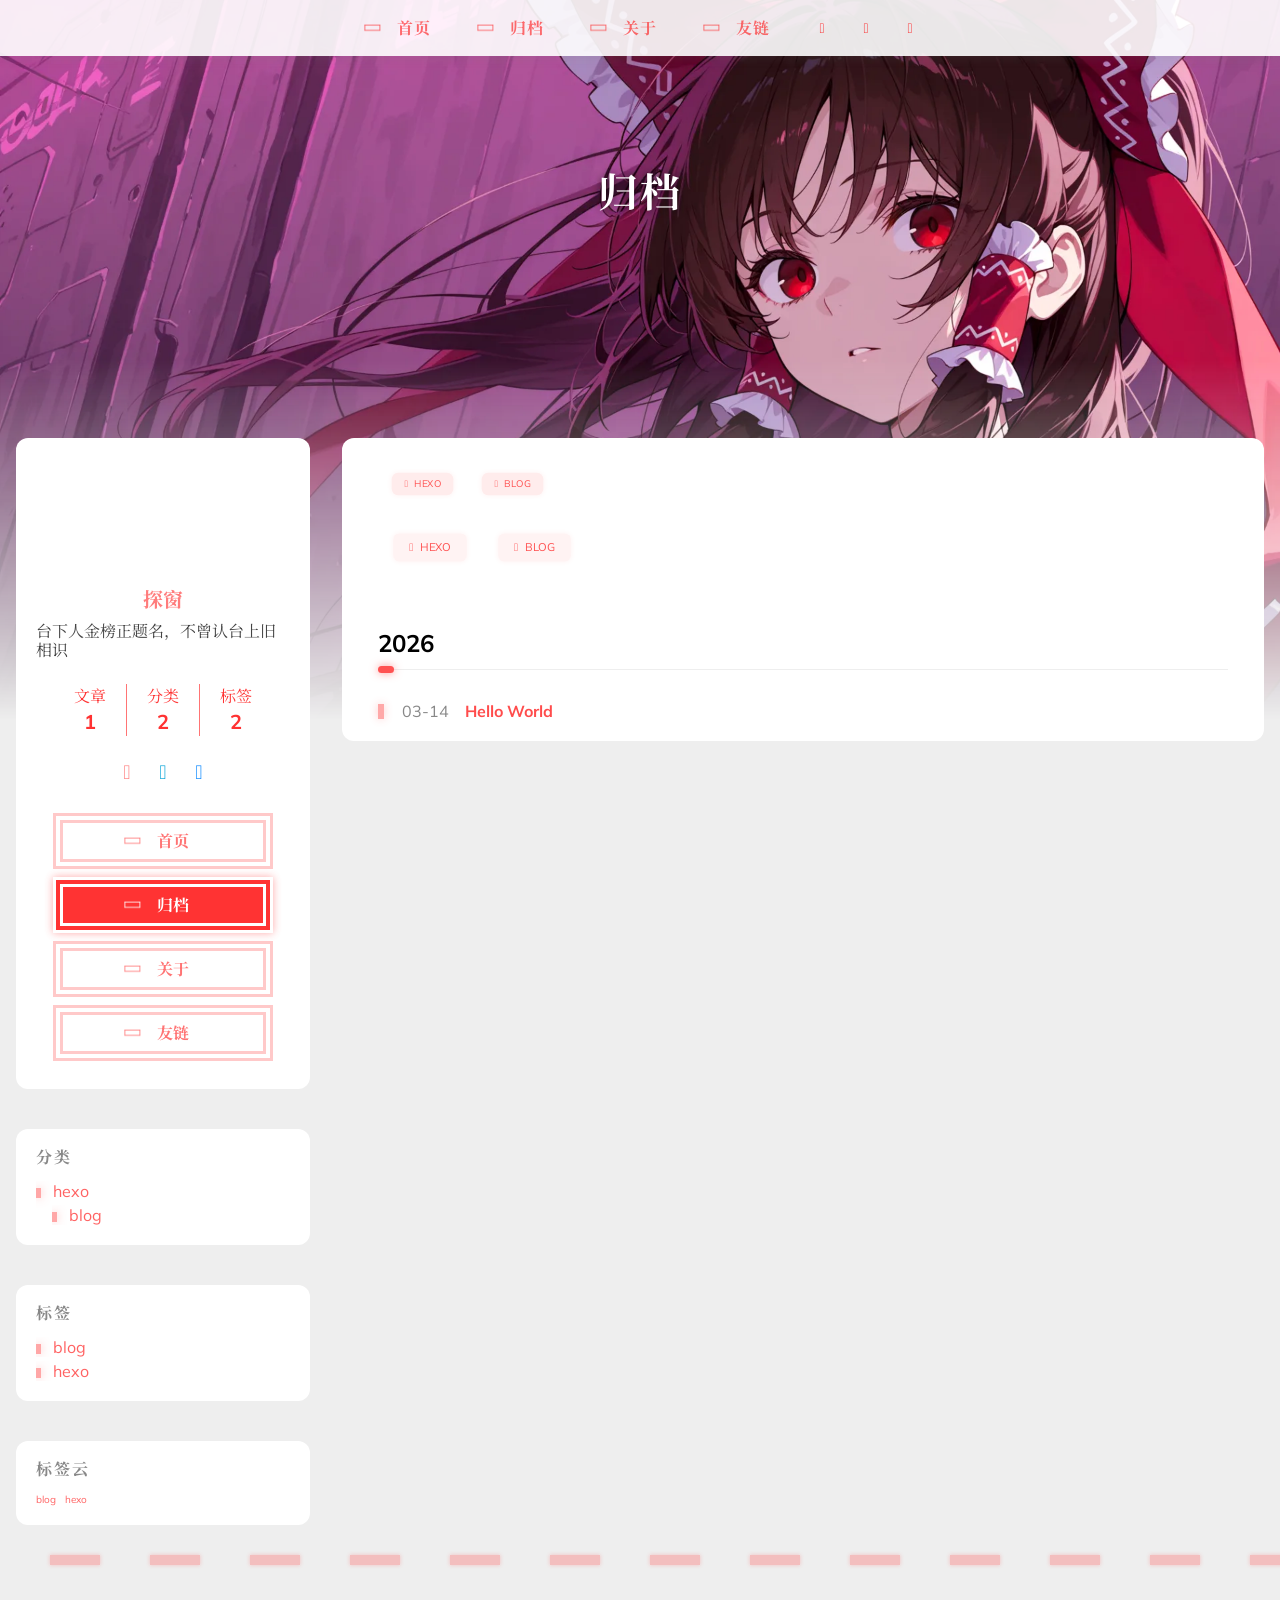
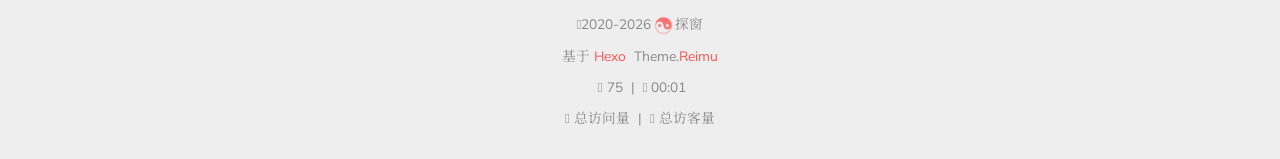
<file: archives/index.html>
<!DOCTYPE html>
  <html lang="zh-CN"  
      data-theme-mode="auto"
  >
  <head>
  <meta charset="utf-8">
  
  
  
  <script>window.REIMU_CONFIG = {};window.REIMU_CONFIG.icon_font = '4552607_4k4bc36ef96';window.REIMU_CONFIG.clipboard_tips = {"success":{"zh-CN":"复制成功 (*^▽^*)"},"fail":{"zh-CN":"复制失败 (ﾟ⊿ﾟ)ﾂ"},"copyright":{"enable":false,"count":50,"license_type":"by-nc-sa"}};window.REIMU_CONFIG.clipboard_tips.copyright.content = '本博客所有文章除特别声明外，均采用 BY-NC-SA 许可协议。转载请注明出处！';window.REIMU_CONFIG.outdate = {"enable":true,"daysAgo":180,"message":{"en":"This article was last updated on {time}. Please note that the content may no longer be applicable.","zh-CN":"本文最后更新于 {time}，请注意文中内容可能已不适用。","zh-TW":"本文最後更新於 {time}，請注意文中內容可能已不適用。","ja":"この記事は最終更新日：{time}。記載内容が現在有効でない可能性がありますのでご注意ください。","pt-BR":"Este artigo foi atualizado pela última vez em {time}. Observe que o conteúdo pode não ser mais aplicável."}};window.REIMU_CONFIG.code_block = {"expand":true};window.REIMU_CONFIG.base = 'http://example.com';</script>
  <title>
    归档 | 他乡遇故知
  </title>
  <meta name="viewport" content="width=device-width, initial-scale=1, shrink-to-fit=no">
    <link rel="preconnect" href="https://fonts.gstatic.com" crossorigin><link rel="preload" as="style" href="https://fonts.googleapis.com/css?family=Mulish:400,400italic,700,700italic|Noto Serif SC:400,400italic,700,700italic&display=swap"><link rel="stylesheet" href="https://fonts.googleapis.com/css?family=Mulish:400,400italic,700,700italic|Noto Serif SC:400,400italic,700,700italic&display=swap" media="print" onload="this.media='all'">
    <link rel="preload" href="//at.alicdn.com/t/c/font_4552607_4k4bc36ef96.woff2" as="font" type="font/woff2" crossorigin="anonymous">
    
<link rel="stylesheet" href="/css/loader.css">

    <meta name="description" content="台下人金榜正题名，不曾认台上旧相识">
<meta property="og:type" content="website">
<meta property="og:title" content="他乡遇故知">
<meta property="og:url" content="http://example.com/archives/index.html">
<meta property="og:site_name" content="他乡遇故知">
<meta property="og:description" content="台下人金榜正题名，不曾认台上旧相识">
<meta property="og:locale" content="zh_CN">
<meta property="og:image" content="http://example.com/images/banner.webp">
<meta property="article:author" content="探窗">
<meta name="twitter:card" content="summary">
<meta name="twitter:image" content="http://example.com/images/banner.webp">
    <link rel="alternate" href="/atom.xml" title="他乡遇故知" type="application/atom+xml">
    <link rel="shortcut icon" href="/images/favicon.ico">
  
<link rel="stylesheet" href="/css/style.css">

  <link rel="preload" as="style" onload="this.onload=null;this.rel='stylesheet'" href="https://npm.webcache.cn/photoswipe@5.4.4/dist/photoswipe.css" integrity="sha384-IfxC36XL/toUyJ939C73PcgMuRzAZuIzZxE38drsmO5p6jD7ei+Zx/1oA/0l8ysE" crossorigin="anonymous">
    
<script src="https://npm.webcache.cn/pace-js@1.2.4/pace.min.js" integrity="sha384-k6YtvFUEIuEFBdrLKJ3YAUbBki333tj1CSUisai5Cswsg9wcLNaPzsTHDswp4Az8" crossorigin="anonymous"></script>

    
<link rel="stylesheet" href="https://npm.webcache.cn/@reimujs/aos@0.1.2/dist/aos.css" integrity="sha384-GMRP93c6Hkz9JVKGAuRR3nTS7M07RwPgTFenXiosjq2VbVgvdDNcz1g6Mkj8AONa" crossorigin="anonymous">

<meta name="generator" content="Hexo 8.1.1"></head>

  <body>
      <div id='loader'>
    <div class="loading-left-bg loading-bg"></div>
    <div class="loading-right-bg loading-bg"></div>
    <div class="spinner-box">
      <div class="loading-taichi rotate">
          <svg width="150" height="150" viewBox="0 0 1024 1024" class="icon" version="1.1" xmlns="https://www.w3.org/2000/svg" shape-rendering="geometricPrecision">
            <path d="M303.5 432A80 80 0 0 1 291.5 592A80 80 0 0 1 303.5 432z" fill="var(--red-1, #ff5252)" />
            <path d="M512 65A447 447 0 0 1 512 959L512 929A417 417 0 0 0 512 95A417 417 0 0 0 512 929L512 959A447 447 0 0 1 512 65z 
           M512 95A417 417 0 0 1 929 512A208.5 208.5 0 0 1 720.5 720.5L720.5 592A80 80 0 0 0 720.5 432A80 80 0 0 0 720.5 592L720.5 720.5A208.5 208.5 0 0 1 512 512A208.5 208.5 0 0 0 303.5 303.5A208.5 208.5 0 0 0 95 512A417 417 0 0 1 512 95z" fill="var(--red-1, #ff5252)" />
          </svg>
      </div>
      <div class="loading-word">少女祈祷中...</div>
    </div>
  </div>
  </div>
  <script>
    var time = null;
    var loaderEl = document.getElementById('loader');
    var startLoading = () => {
      time = Date.now();
      loaderEl.classList.remove("loading");
    }
    var hideLoader = () => {
      document.body.style.overflow = 'auto';
      loader.classList.add('loading');
    };

    var endLoading = () => {
      if (!time) {
        hideLoader();
      } else {
        if (Date.now() - time > 500) {
          time = null;
          hideLoader();
        } else {
          setTimeout(endLoading, 500 - (Date.now() - time));
          time = null;
        }
      }
    }
    window.addEventListener('DOMContentLoaded', endLoading);
    loaderEl.addEventListener('click', endLoading);
  </script>
<div id="copy-tooltip"></div>
<div id="heatmap-tooltip"></div>


    <div id="container">
      <div id="wrap">
        <div id="header-nav">
  <nav id="main-nav" aria-label="Primary navigation">
        <a class="main-nav-link-wrap" href="/">
            <div class="main-nav-icon icon rotate">
                &#xe62b;
            </div>
          <span class="main-nav-link">首页</span>
        </a>
        <a class="main-nav-link-wrap" href="/archives">
            <div class="main-nav-icon icon rotate">
                &#xe62b;
            </div>
          <span class="main-nav-link">归档</span>
        </a>
        <a class="main-nav-link-wrap" href="/about">
            <div class="main-nav-icon icon rotate">
                &#xe62b;
            </div>
          <span class="main-nav-link">关于</span>
        </a>
        <a class="main-nav-link-wrap" href="/friend">
            <div class="main-nav-icon icon rotate">
                &#xe62b;
            </div>
          <span class="main-nav-link">友链</span>
        </a>
    <a id="main-nav-toggle" class="nav-icon" aria-label="Toggle navigation" role="button"></a>
  </nav>
  <nav id="sub-nav" aria-label="Secondary navigation">
      <a id="nav-rss-link" class="nav-icon" href="/atom.xml" title="RSS 订阅" aria-label="RSS 订阅" target="_blank"></a>
      <a id="nav-search-btn" class="nav-icon popup-trigger" title="搜索" aria-label="搜索"></a>
  </nav>
</div>
<header id="header" aria-label="Site header">
      <picture>
      </picture>
        <img  fetchpriority="high" src="/images/banner.webp" alt="">
  <div id="header-outer">
    <div id="header-title">
          <span id="logo">
            <h1 data-aos="slide-up">归档</h1>
          </span>
        <h2 id="subtitle-wrap" data-aos="slide-down">
        </h2>
    </div>
  </div>
</header>

        <div id="content" aria-label="Page content" class="sidebar-left"  >
          <aside id="sidebar" aria-label="Sidebar">
  <div class="sidebar-wrapper-container ">
  <div class="sidebar-wrapper">
    <div class="sidebar-wrap" data-aos="fade-up">
        <div class="sidebar-author">
  <img data-src="/avatar/avatar.webp" data-sizes="auto" alt="探窗" class="lazyload">
  <div class="sidebar-author-name">探窗</div>
  <div class="sidebar-description">台下人金榜正题名，不曾认台上旧相识</div>
</div>
<div class="sidebar-state">
  <div class="sidebar-state-article">
    <div>文章</div>
    <div class="sidebar-state-number">1</div>
  </div>
  <div class="sidebar-state-category">
    <div>分类</div>
    <div class="sidebar-state-number">2</div>
  </div>
  <div class="sidebar-state-tag">
    <div>标签</div>
    <div class="sidebar-state-number">2</div>
  </div>
</div>
<div class="sidebar-social" >
    <div class="icon-email sidebar-social-icon">
      <a href=z_lang@qq.com itemprop="url" target="_blank" aria-label="email" rel="noopener nofollow noreferrer"></a>
    </div>
    <div class="icon-bilibili sidebar-social-icon">
      <a href=https://www.bilibili.com/ itemprop="url" target="_blank" aria-label="bilibili" rel="noopener nofollow noreferrer"></a>
    </div>
    <div class="icon-zhihu sidebar-social-icon">
      <a href=https://www.zhihu.com itemprop="url" target="_blank" aria-label="zhihu" rel="noopener nofollow noreferrer"></a>
    </div>
</div>
<div class="sidebar-menu">
      <div class="sidebar-menu-link-wrap">
        <a class="sidebar-menu-link-dummy" href="/" aria-label="首页"></a>
          <div class="sidebar-menu-icon icon rotate">
              &#xe62b;
          </div>
        <div class="sidebar-menu-link">首页</div>
      </div>
      <div class="sidebar-menu-link-wrap">
        <a class="sidebar-menu-link-dummy" href="/archives" aria-label="归档"></a>
          <div class="sidebar-menu-icon icon rotate">
              &#xe62b;
          </div>
        <div class="sidebar-menu-link">归档</div>
      </div>
      <div class="sidebar-menu-link-wrap">
        <a class="sidebar-menu-link-dummy" href="/about" aria-label="关于"></a>
          <div class="sidebar-menu-icon icon rotate">
              &#xe62b;
          </div>
        <div class="sidebar-menu-link">关于</div>
      </div>
      <div class="sidebar-menu-link-wrap">
        <a class="sidebar-menu-link-dummy" href="/friend" aria-label="友链"></a>
          <div class="sidebar-menu-icon icon rotate">
              &#xe62b;
          </div>
        <div class="sidebar-menu-link">友链</div>
      </div>
</div>

    </div>
  </div>
  <div class="sidebar-widget">
        <div class="widget-wrapper">
    <div class="widget-wrap" data-aos="fade-up">
      <h3 class="widget-title">分类</h3>
      <div class="widget">
        <ul class="category-list"><li class="category-list-item"><a class="category-list-link" href="/categories/hexo/" title="hexo">hexo</a><ul class="category-list-child"><li class="category-list-item"><a class="category-list-link" href="/categories/hexo/blog/" title="blog">blog</a></li></ul></li></ul>
      </div>
    </div>
  </div>

        <div class="widget-wrapper">
    <div class="widget-wrap" data-aos="fade-up">
      <h3 class="widget-title">标签</h3>
      <div class="widget">
        <ul class="tag-list" itemprop="keywords"><li class="tag-list-item"><a class="tag-list-link" href="/tags/blog/" rel="tag" title="blog">blog</a></li><li class="tag-list-item"><a class="tag-list-link" href="/tags/hexo/" rel="tag" title="hexo">hexo</a></li></ul>
      </div>
    </div>
  </div>

        <div class="widget-wrapper">
    <div class="widget-wrap" data-aos="fade-up">
      <h3 class="widget-title">标签云</h3>
      <div class="widget tagcloud">
        <a href="/tags/blog/" style="font-size: 10px;">blog</a> <a href="/tags/hexo/" style="font-size: 10px;">hexo</a>
      </div>
    </div>
  </div>

  </div>
  </div>
</aside>

          <section id="main" aria-label="Main content"><div class="archives-outer-wrap" data-aos="fade-up">
    <div class="tag-wrap">
    <div class="archives-tag-list-item" data-aos="zoom-in">
      <a class="archives-tag-list-link" href="/tags/hexo/">hexo</a>
    </div>
    <div class="archives-tag-list-item" data-aos="zoom-in">
      <a class="archives-tag-list-link" href="/tags/blog/">blog</a>
    </div>
</div>
<div class="category-wrap">
    <div class="archives-category-list-item" data-aos="zoom-in">
      <a class="archives-category-list-link" href="/categories/hexo/">hexo</a>
    </div>
    <div class="archives-category-list-item" data-aos="zoom-in">
      <a class="archives-category-list-link" href="/categories/hexo/blog/">blog</a>
    </div>
</div>
        <section class="archives-wrap" data-aos="fade-up">
          <div class="archive-year-wrap">
            <a href="/archives/2026" class="archive-year">2026</a>
          </div>
          <ul>
            <li class="archive-article">
  <div class="archive-article-date">
    <span>
      <time class="dt-published" datetime="2026-03-13T16:48:06.901Z" itemprop="datePublished">03-14</time>
    </span>
  </div>
    <a class="archive-article-title" href="/2026/03/14/hello-world/">Hello World</a>
</li>

          </ul>
        </section>
  </div>

</section>
        </div>
        <footer id="footer" aria-label="Site footer">
  <div style="width: 100%; overflow: hidden">
    <div class="footer-line"></div>
  </div>
  <div id="footer-info">
    <div>
      <span class="icon-copyright"></span>
        2020-2026
        <span class="footer-info-sep rotate"></span>
      探窗
    </div>
      <div>
        基于&nbsp;<a href="https://hexo.io/" rel="noopener nofollow noreferrer" target="_blank">Hexo</a>&nbsp;
        Theme.<a href="https://github.com/D-Sketon/hexo-theme-reimu" rel="noopener nofollow noreferrer" target="_blank">Reimu</a>
      </div>
      <div>
        <span class="icon-brush"></span>
        75
        &nbsp;|&nbsp;
        <span class="icon-coffee"></span>
        00:01
      </div>
      <div>
        <span class="icon-eye"></span>
        <span id="busuanzi_container_site_pv">总访问量&nbsp;<span id="busuanzi_value_site_pv"></span></span>
        &nbsp;|&nbsp;
        <span class="icon-user"></span>
        <span id="busuanzi_container_site_uv">总访客量&nbsp;<span id="busuanzi_value_site_uv"></span></span>
      </div>
  </div>
</footer>

          <div class="sidebar-top">
            <div class="sidebar-top-taichi rotate"></div>
            <div class="arrow-up"></div>
          </div>
        <div id="mask" class="hide"></div>
      </div>
      <nav id="mobile-nav" aria-label="Mobile navigation">
  <div class="sidebar-wrap">
      <div class="sidebar-author">
  <img data-src="/avatar/avatar.webp" data-sizes="auto" alt="探窗" class="lazyload">
  <div class="sidebar-author-name">探窗</div>
  <div class="sidebar-description">台下人金榜正题名，不曾认台上旧相识</div>
</div>
<div class="sidebar-state">
  <div class="sidebar-state-article">
    <div>文章</div>
    <div class="sidebar-state-number">1</div>
  </div>
  <div class="sidebar-state-category">
    <div>分类</div>
    <div class="sidebar-state-number">2</div>
  </div>
  <div class="sidebar-state-tag">
    <div>标签</div>
    <div class="sidebar-state-number">2</div>
  </div>
</div>
<div class="sidebar-social" >
    <div class="icon-email sidebar-social-icon">
      <a href=z_lang@qq.com itemprop="url" target="_blank" aria-label="email" rel="noopener nofollow noreferrer"></a>
    </div>
    <div class="icon-bilibili sidebar-social-icon">
      <a href=https://www.bilibili.com/ itemprop="url" target="_blank" aria-label="bilibili" rel="noopener nofollow noreferrer"></a>
    </div>
    <div class="icon-zhihu sidebar-social-icon">
      <a href=https://www.zhihu.com itemprop="url" target="_blank" aria-label="zhihu" rel="noopener nofollow noreferrer"></a>
    </div>
</div>
<div class="sidebar-menu">
      <div class="sidebar-menu-link-wrap">
        <a class="sidebar-menu-link-dummy" href="/" aria-label="首页"></a>
          <div class="sidebar-menu-icon icon rotate">
              &#xe62b;
          </div>
        <div class="sidebar-menu-link">首页</div>
      </div>
      <div class="sidebar-menu-link-wrap">
        <a class="sidebar-menu-link-dummy" href="/archives" aria-label="归档"></a>
          <div class="sidebar-menu-icon icon rotate">
              &#xe62b;
          </div>
        <div class="sidebar-menu-link">归档</div>
      </div>
      <div class="sidebar-menu-link-wrap">
        <a class="sidebar-menu-link-dummy" href="/about" aria-label="关于"></a>
          <div class="sidebar-menu-icon icon rotate">
              &#xe62b;
          </div>
        <div class="sidebar-menu-link">关于</div>
      </div>
      <div class="sidebar-menu-link-wrap">
        <a class="sidebar-menu-link-dummy" href="/friend" aria-label="友链"></a>
          <div class="sidebar-menu-icon icon rotate">
              &#xe62b;
          </div>
        <div class="sidebar-menu-link">友链</div>
      </div>
</div>

  </div>
</nav>

    </div>
      <div class="site-search">
        <div class="reimu-popup popup">
          <div class="reimu-search">
            <div class="reimu-search-input-icon"></div>
            <div id="reimu-search-input"></div>
            <div class="popup-btn-close"></div>
          </div>
          <div class="reimu-results">
            <div id="reimu-stats"></div>
            <div id="reimu-hits"></div>
            <div id="reimu-pagination" class="reimu-pagination"></div>
          </div>
          <img class="reimu-bg" src="/images/reimu.png"/>
        </div>
      </div>
    
<script src="https://npm.webcache.cn/lazysizes@5.3.2/lazysizes.min.js" integrity="sha384-3gT&#x2F;vsepWkfz&#x2F;ff7PpWNUeMzeWoH3cDhm&#x2F;A8jM7ouoAK0&#x2F;fP&#x2F;9bcHHR5kHq2nf+e" crossorigin="anonymous"></script>


<script src="https://npm.webcache.cn/clipboard@2.0.11/dist/clipboard.min.js" integrity="sha384-J08i8An&#x2F;QeARD9ExYpvphB8BsyOj3Gh2TSh1aLINKO3L0cMSH2dN3E22zFoXEi0Q" crossorigin="anonymous"></script>




<script src="/js/script.js"></script>


  
<script src="/js/aos.js"></script>

  <script>
    var aosInit = () => {
      AOS.init({
        duration: 1000,
        easing: "ease",
        once: true,
        offset: 50,
      });
    };
    if (document.readyState === 'loading') {
      document.addEventListener('DOMContentLoaded', aosInit);
    } else {
      aosInit();
    }
  </script>


<script src="/js/pjax_script.js" data-pjax></script>


  
<script src="/js/generator_search.js" defer></script>



  <script>
    var setupFirework = () => {
      if (!false || !window.matchMedia('(max-width: 768px)').matches) {
        window.firework && window.firework(JSON.parse('{"excludeElements":["a","button"],"particles":[{"shape":"circle","move":["emit"],"easing":"easeOutExpo","colors":["var(--red-1)","var(--red-2)","var(--red-3)","var(--red-4)"],"number":20,"duration":[1200,1800],"shapeOptions":{"radius":[16,32],"alpha":[0.3,0.5]}},{"shape":"circle","move":["diffuse"],"easing":"easeOutExpo","colors":["var(--red-0)"],"number":1,"duration":[1200,1800],"shapeOptions":{"radius":20,"alpha":[0.2,0.5],"lineWidth":6}}]}'));
      }
    }
  </script>
  
<script src="https://npm.webcache.cn/mouse-firework@0.2.0/dist/index.umd.js" integrity="sha384-qi9WggRt19tv8Vc7pCHW3ulMNLwrn515zaLEWZjl1px07vz8+pUoWX8n1rgq282T" crossorigin="anonymous" onload="setupFirework()" defer></script>





  
<script src="https://npm.webcache.cn/quicklink@3.0.1/dist/quicklink.umd.js" integrity="sha384-caMDqvgav&#x2F;HWdEYQU1QRRHMLleigpL1YHAG0m371DhzfL8rRzUyOb+bEHtwlmYjD" crossorigin="anonymous"></script>

  <script data-pjax>
    window.quicklink?.listen({
      timeout: 3000,
      priority: true,
      ignores: []
    });
  </script>

<div id="lazy-script">
  <div>
  </div>
</div>


  <script>
    console.log(String.raw`%c 
 ______     ______     __     __    __     __  __    
/\  == \   /\  ___\   /\ \   /\ "-./  \   /\ \/\ \   
\ \  __<   \ \  __\   \ \ \  \ \ \-./\ \  \ \ \_\ \  
 \ \_\ \_\  \ \_____\  \ \_\  \ \_\ \ \_\  \ \_____\ 
  \/_/ /_/   \/_____/   \/_/   \/_/  \/_/   \/_____/ 
                                                  
`,'color: #ff5252;')
    console.log('%c Theme.Reimu v' + '1.12.2' + ' %c https://github.com/D-Sketon/hexo-theme-reimu ', 'color: white; background: #ff5252; padding:5px 0;', 'padding:4px;border:1px solid #ff5252;')
  </script>
  

<script data-pjax>
  var updateTime = _$('#post-update-time')?.innerHTML;

  if (updateTime) {
    const update = new Date(updateTime);
    const now = new Date();
    const diff = now - update;
    const days = diff / 86400000;
    const { daysAgo, message: template } = window.REIMU_CONFIG.outdate;
    if (days >= daysAgo) {
      let message = `This article was last updated on ${updateTime}. Please note that the content may no longer be applicable.`;
      if (typeof template === 'string') {
        message = template.replace(/{time}/, updateTime);
      } else if (typeof template === 'object') {
        const lang = document.documentElement.lang;
        const messageKey = Object.keys(template).find(key => key.toLowerCase() === lang.toLowerCase());
        if (messageKey && template[messageKey]) {
          message = template[messageKey].replace(/{time}/, updateTime);
        }
      }
      const blockquote = _$('#outdate-blockquote');
      if (blockquote) {
        blockquote.querySelectorAll('p')[1].innerText = message;
        blockquote.style.display = 'flow-root';
      }
    }
  }
</script>

  
<script src="https://npm.webcache.cn/busuanzi@2.3.0/bsz.pure.mini.js" integrity="sha384-0M75wtSkhjIInv4coYlaJU83+OypaRCIq2SukQVQX04eGTCBXJDuWAbJet56id+S" crossorigin="anonymous" async></script>


<script>
  if ('serviceWorker' in navigator) {
    navigator.serviceWorker.getRegistrations().then((registrations) => {
      for (let registration of registrations) {
        registration.unregister();
      }
    });
  }
</script>




  </body>
  </html>
</file>
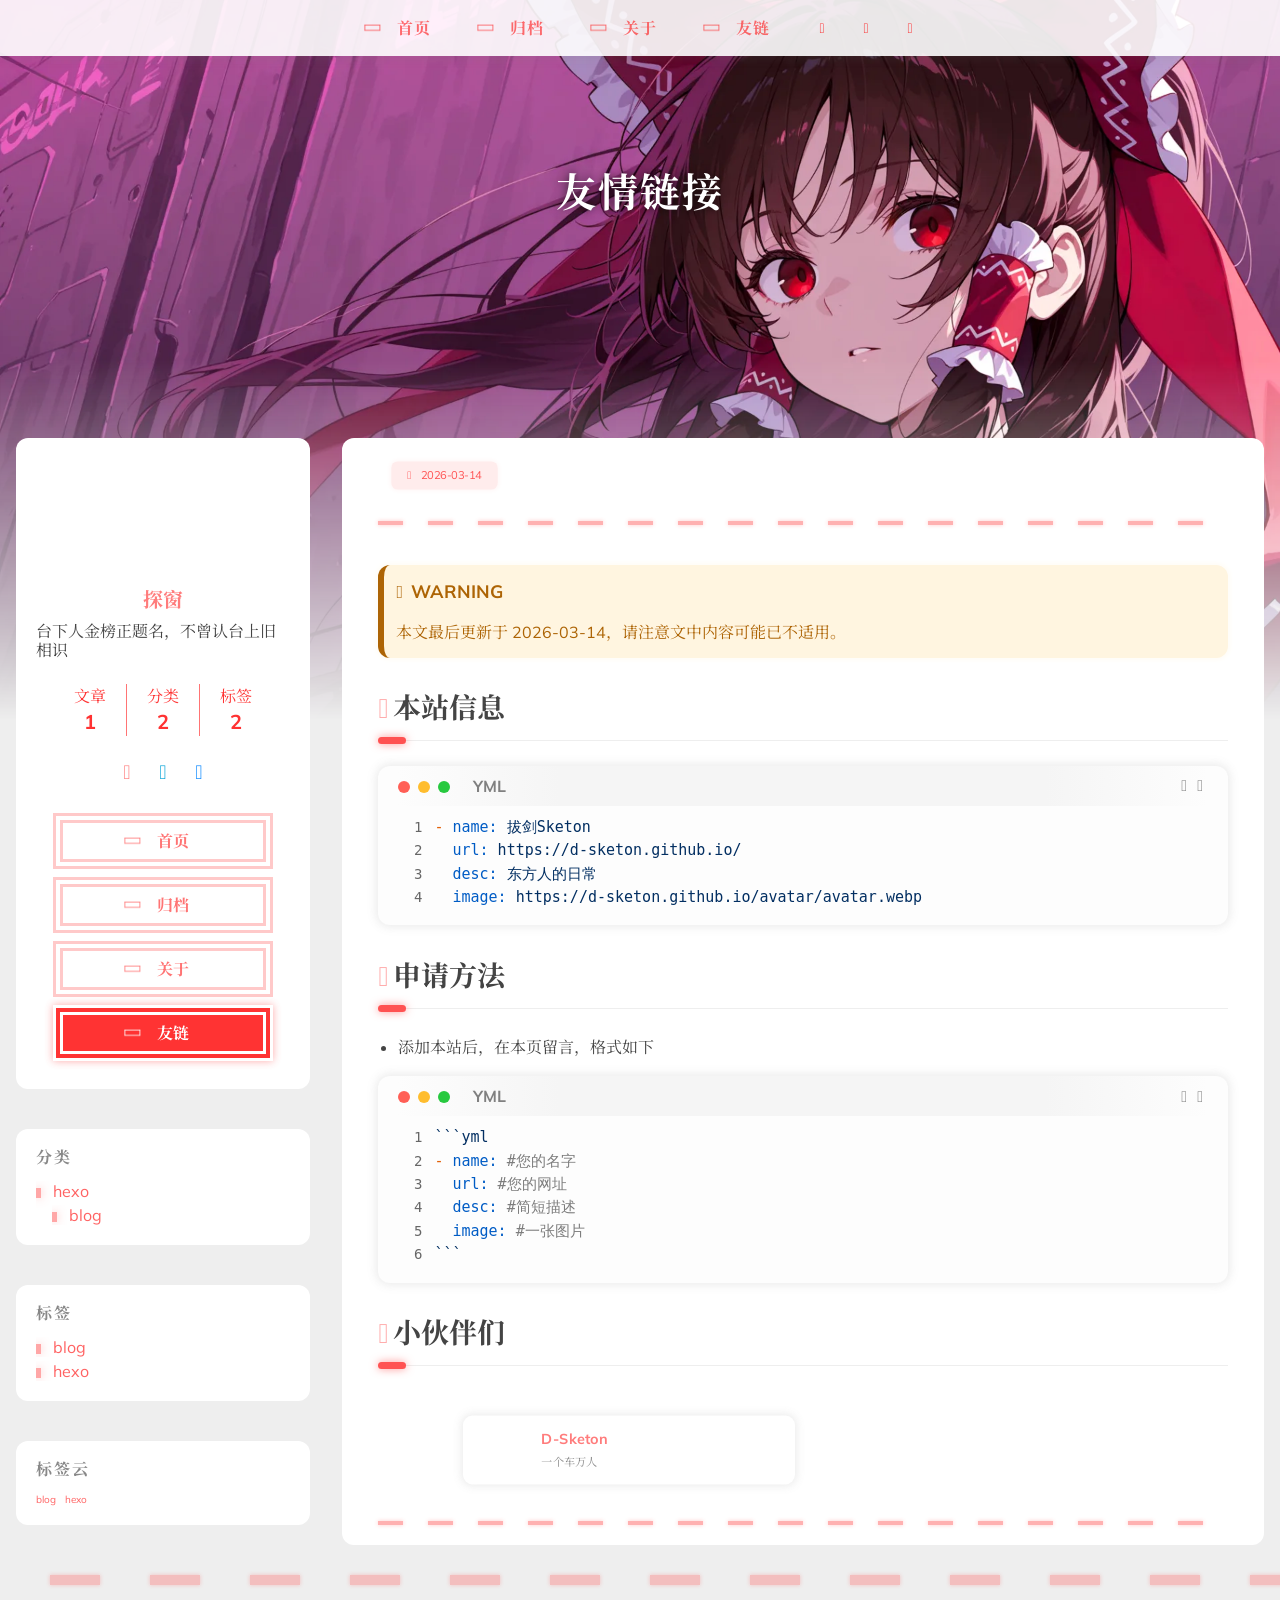
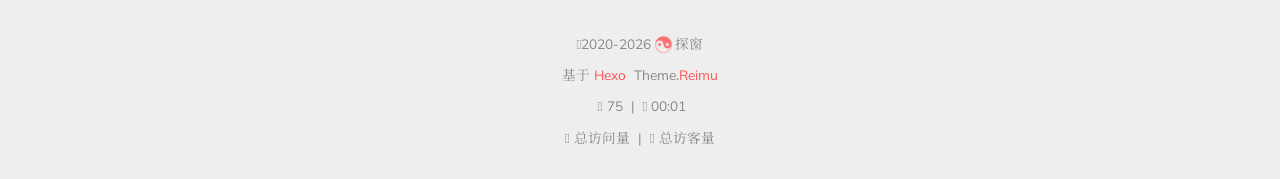
<file: friend/index.html>
<!DOCTYPE html>
  <html lang="zh-CN"  
      data-theme-mode="auto"
  >
  <head>
  <meta charset="utf-8">
  
  
  
  <script>window.REIMU_CONFIG = {};window.REIMU_CONFIG.icon_font = '4552607_4k4bc36ef96';window.REIMU_CONFIG.clipboard_tips = {"success":{"zh-CN":"复制成功 (*^▽^*)"},"fail":{"zh-CN":"复制失败 (ﾟ⊿ﾟ)ﾂ"},"copyright":{"enable":false,"count":50,"license_type":"by-nc-sa"}};window.REIMU_CONFIG.clipboard_tips.copyright.content = '本博客所有文章除特别声明外，均采用 BY-NC-SA 许可协议。转载请注明出处！';window.REIMU_CONFIG.outdate = {"enable":true,"daysAgo":180,"message":{"en":"This article was last updated on {time}. Please note that the content may no longer be applicable.","zh-CN":"本文最后更新于 {time}，请注意文中内容可能已不适用。","zh-TW":"本文最後更新於 {time}，請注意文中內容可能已不適用。","ja":"この記事は最終更新日：{time}。記載内容が現在有効でない可能性がありますのでご注意ください。","pt-BR":"Este artigo foi atualizado pela última vez em {time}. Observe que o conteúdo pode não ser mais aplicável."}};window.REIMU_CONFIG.code_block = {"expand":true};window.REIMU_CONFIG.base = 'http://example.com';</script>
  <title>
    友情链接 | 他乡遇故知
  </title>
  <meta name="viewport" content="width=device-width, initial-scale=1, shrink-to-fit=no">
    <link rel="preconnect" href="https://fonts.gstatic.com" crossorigin><link rel="preload" as="style" href="https://fonts.googleapis.com/css?family=Mulish:400,400italic,700,700italic|Noto Serif SC:400,400italic,700,700italic&display=swap"><link rel="stylesheet" href="https://fonts.googleapis.com/css?family=Mulish:400,400italic,700,700italic|Noto Serif SC:400,400italic,700,700italic&display=swap" media="print" onload="this.media='all'">
    <link rel="preload" href="//at.alicdn.com/t/c/font_4552607_4k4bc36ef96.woff2" as="font" type="font/woff2" crossorigin="anonymous">
    
<link rel="stylesheet" href="/css/loader.css">

    <meta name="description" content="本站信息1234- name: 拔剑Sketon  url: https:&#x2F;&#x2F;d-sketon.github.io&#x2F;  desc: 东方人的日常  image: https:&#x2F;&#x2F;d-sketon.github.io&#x2F;avatar&#x2F;avatar.webp  申请方法 添加本站后，在本页留言，格式如下  123456&#96;&#96;&#96;yml- name: #您的名字  url: #您的网址  desc: #简短描">
<meta property="og:type" content="website">
<meta property="og:title" content="友情链接">
<meta property="og:url" content="http://example.com/friend/index.html">
<meta property="og:site_name" content="他乡遇故知">
<meta property="og:description" content="本站信息1234- name: 拔剑Sketon  url: https:&#x2F;&#x2F;d-sketon.github.io&#x2F;  desc: 东方人的日常  image: https:&#x2F;&#x2F;d-sketon.github.io&#x2F;avatar&#x2F;avatar.webp  申请方法 添加本站后，在本页留言，格式如下  123456&#96;&#96;&#96;yml- name: #您的名字  url: #您的网址  desc: #简短描">
<meta property="og:locale" content="zh_CN">
<meta property="og:image" content="http://example.com/images/banner.webp">
<meta property="article:published_time" content="2026-03-13T17:42:09.087Z">
<meta property="article:modified_time" content="2026-03-13T17:42:09.087Z">
<meta property="article:author" content="探窗">
<meta name="twitter:card" content="summary">
<meta name="twitter:image" content="http://example.com/images/banner.webp">
    <link rel="alternate" href="/atom.xml" title="他乡遇故知" type="application/atom+xml">
    <link rel="shortcut icon" href="/images/favicon.ico">
  
<link rel="stylesheet" href="/css/style.css">

  <link rel="preload" as="style" onload="this.onload=null;this.rel='stylesheet'" href="https://npm.webcache.cn/photoswipe@5.4.4/dist/photoswipe.css" integrity="sha384-IfxC36XL/toUyJ939C73PcgMuRzAZuIzZxE38drsmO5p6jD7ei+Zx/1oA/0l8ysE" crossorigin="anonymous">
    
<script src="https://npm.webcache.cn/pace-js@1.2.4/pace.min.js" integrity="sha384-k6YtvFUEIuEFBdrLKJ3YAUbBki333tj1CSUisai5Cswsg9wcLNaPzsTHDswp4Az8" crossorigin="anonymous"></script>

    
<link rel="stylesheet" href="https://npm.webcache.cn/@reimujs/aos@0.1.2/dist/aos.css" integrity="sha384-GMRP93c6Hkz9JVKGAuRR3nTS7M07RwPgTFenXiosjq2VbVgvdDNcz1g6Mkj8AONa" crossorigin="anonymous">

<meta name="generator" content="Hexo 8.1.1"></head>

  <body>
      <div id='loader'>
    <div class="loading-left-bg loading-bg"></div>
    <div class="loading-right-bg loading-bg"></div>
    <div class="spinner-box">
      <div class="loading-taichi rotate">
          <svg width="150" height="150" viewBox="0 0 1024 1024" class="icon" version="1.1" xmlns="https://www.w3.org/2000/svg" shape-rendering="geometricPrecision">
            <path d="M303.5 432A80 80 0 0 1 291.5 592A80 80 0 0 1 303.5 432z" fill="var(--red-1, #ff5252)" />
            <path d="M512 65A447 447 0 0 1 512 959L512 929A417 417 0 0 0 512 95A417 417 0 0 0 512 929L512 959A447 447 0 0 1 512 65z 
           M512 95A417 417 0 0 1 929 512A208.5 208.5 0 0 1 720.5 720.5L720.5 592A80 80 0 0 0 720.5 432A80 80 0 0 0 720.5 592L720.5 720.5A208.5 208.5 0 0 1 512 512A208.5 208.5 0 0 0 303.5 303.5A208.5 208.5 0 0 0 95 512A417 417 0 0 1 512 95z" fill="var(--red-1, #ff5252)" />
          </svg>
      </div>
      <div class="loading-word">少女祈祷中...</div>
    </div>
  </div>
  </div>
  <script>
    var time = null;
    var loaderEl = document.getElementById('loader');
    var startLoading = () => {
      time = Date.now();
      loaderEl.classList.remove("loading");
    }
    var hideLoader = () => {
      document.body.style.overflow = 'auto';
      loader.classList.add('loading');
    };

    var endLoading = () => {
      if (!time) {
        hideLoader();
      } else {
        if (Date.now() - time > 500) {
          time = null;
          hideLoader();
        } else {
          setTimeout(endLoading, 500 - (Date.now() - time));
          time = null;
        }
      }
    }
    window.addEventListener('DOMContentLoaded', endLoading);
    loaderEl.addEventListener('click', endLoading);
  </script>
<div id="copy-tooltip"></div>
<div id="heatmap-tooltip"></div>


    <div id="container">
      <div id="wrap">
        <div id="header-nav">
  <nav id="main-nav" aria-label="Primary navigation">
        <a class="main-nav-link-wrap" href="/">
            <div class="main-nav-icon icon rotate">
                &#xe62b;
            </div>
          <span class="main-nav-link">首页</span>
        </a>
        <a class="main-nav-link-wrap" href="/archives">
            <div class="main-nav-icon icon rotate">
                &#xe62b;
            </div>
          <span class="main-nav-link">归档</span>
        </a>
        <a class="main-nav-link-wrap" href="/about">
            <div class="main-nav-icon icon rotate">
                &#xe62b;
            </div>
          <span class="main-nav-link">关于</span>
        </a>
        <a class="main-nav-link-wrap" href="/friend">
            <div class="main-nav-icon icon rotate">
                &#xe62b;
            </div>
          <span class="main-nav-link">友链</span>
        </a>
    <a id="main-nav-toggle" class="nav-icon" aria-label="Toggle navigation" role="button"></a>
  </nav>
  <nav id="sub-nav" aria-label="Secondary navigation">
      <a id="nav-rss-link" class="nav-icon" href="/atom.xml" title="RSS 订阅" aria-label="RSS 订阅" target="_blank"></a>
      <a id="nav-search-btn" class="nav-icon popup-trigger" title="搜索" aria-label="搜索"></a>
  </nav>
</div>
<header id="header" aria-label="Site header">
      <picture>
      </picture>
        <img  fetchpriority="high" src="/images/banner.webp" alt="友情链接">
  <div id="header-outer">
    <div id="header-title">
          <span id="logo">
            <h1 data-aos="slide-up">友情链接</h1>
          </span>
        <h2 id="subtitle-wrap" data-aos="slide-down">
        </h2>
    </div>
  </div>
</header>

        <div id="content" aria-label="Page content" class="sidebar-left"  >
          <aside id="sidebar" aria-label="Sidebar">
  <div class="sidebar-wrapper-container ">
  <div class="sidebar-wrapper">
    <div class="sidebar-wrap" data-aos="fade-up">
        <div class="sidebar-author">
  <img data-src="/avatar/avatar.webp" data-sizes="auto" alt="探窗" class="lazyload">
  <div class="sidebar-author-name">探窗</div>
  <div class="sidebar-description">台下人金榜正题名，不曾认台上旧相识</div>
</div>
<div class="sidebar-state">
  <div class="sidebar-state-article">
    <div>文章</div>
    <div class="sidebar-state-number">1</div>
  </div>
  <div class="sidebar-state-category">
    <div>分类</div>
    <div class="sidebar-state-number">2</div>
  </div>
  <div class="sidebar-state-tag">
    <div>标签</div>
    <div class="sidebar-state-number">2</div>
  </div>
</div>
<div class="sidebar-social" >
    <div class="icon-email sidebar-social-icon">
      <a href=z_lang@qq.com itemprop="url" target="_blank" aria-label="email" rel="noopener nofollow noreferrer"></a>
    </div>
    <div class="icon-bilibili sidebar-social-icon">
      <a href=https://www.bilibili.com/ itemprop="url" target="_blank" aria-label="bilibili" rel="noopener nofollow noreferrer"></a>
    </div>
    <div class="icon-zhihu sidebar-social-icon">
      <a href=https://www.zhihu.com itemprop="url" target="_blank" aria-label="zhihu" rel="noopener nofollow noreferrer"></a>
    </div>
</div>
<div class="sidebar-menu">
      <div class="sidebar-menu-link-wrap">
        <a class="sidebar-menu-link-dummy" href="/" aria-label="首页"></a>
          <div class="sidebar-menu-icon icon rotate">
              &#xe62b;
          </div>
        <div class="sidebar-menu-link">首页</div>
      </div>
      <div class="sidebar-menu-link-wrap">
        <a class="sidebar-menu-link-dummy" href="/archives" aria-label="归档"></a>
          <div class="sidebar-menu-icon icon rotate">
              &#xe62b;
          </div>
        <div class="sidebar-menu-link">归档</div>
      </div>
      <div class="sidebar-menu-link-wrap">
        <a class="sidebar-menu-link-dummy" href="/about" aria-label="关于"></a>
          <div class="sidebar-menu-icon icon rotate">
              &#xe62b;
          </div>
        <div class="sidebar-menu-link">关于</div>
      </div>
      <div class="sidebar-menu-link-wrap">
        <a class="sidebar-menu-link-dummy" href="/friend" aria-label="友链"></a>
          <div class="sidebar-menu-icon icon rotate">
              &#xe62b;
          </div>
        <div class="sidebar-menu-link">友链</div>
      </div>
</div>

    </div>
  </div>
  <div class="sidebar-widget">
        <div class="widget-wrapper">
    <div class="widget-wrap" data-aos="fade-up">
      <h3 class="widget-title">分类</h3>
      <div class="widget">
        <ul class="category-list"><li class="category-list-item"><a class="category-list-link" href="/categories/hexo/" title="hexo">hexo</a><ul class="category-list-child"><li class="category-list-item"><a class="category-list-link" href="/categories/hexo/blog/" title="blog">blog</a></li></ul></li></ul>
      </div>
    </div>
  </div>

        <div class="widget-wrapper">
    <div class="widget-wrap" data-aos="fade-up">
      <h3 class="widget-title">标签</h3>
      <div class="widget">
        <ul class="tag-list" itemprop="keywords"><li class="tag-list-item"><a class="tag-list-link" href="/tags/blog/" rel="tag" title="blog">blog</a></li><li class="tag-list-item"><a class="tag-list-link" href="/tags/hexo/" rel="tag" title="hexo">hexo</a></li></ul>
      </div>
    </div>
  </div>

        <div class="widget-wrapper">
    <div class="widget-wrap" data-aos="fade-up">
      <h3 class="widget-title">标签云</h3>
      <div class="widget tagcloud">
        <a href="/tags/blog/" style="font-size: 10px;">blog</a> <a href="/tags/hexo/" style="font-size: 10px;">hexo</a>
      </div>
    </div>
  </div>

  </div>
  </div>
</aside>

          <section id="main" aria-label="Main content"><article id="page-" class="h-entry article" itemscope itemtype="https://schema.org/BlogPosting">
  <div class="article-inner" data-aos="fade-up">
    <div class="article-meta">
      <div class="article-date">
  <span class="article-date-link icon-calendar" data-aos="zoom-in">
    <time datetime="2026-03-13T17:42:09.087Z" itemprop="datePublished">2026-03-14</time>
    <time style="display: none;" id="post-update-time">2026-03-14</time>
  </span>
</div>

    </div>
    
    <div class="hr-line"></div>
    
    <div class="e-content article-entry" itemprop="articleBody">
        <div class="warning custom-block" id="outdate-blockquote" style="display: none;">
          <p class="custom-block-title">WARNING</p>
          <p></p>
        </div>
        <h2 id="本站信息"><a href="#本站信息" class="headerlink" title="本站信息"></a>本站信息</h2><figure class="highlight yml"><table><tr><td class="gutter"><pre><span class="line">1</span><br><span class="line">2</span><br><span class="line">3</span><br><span class="line">4</span><br></pre></td><td class="code"><pre><span class="line"><span class="bullet">-</span> <span class="attr">name:</span> <span class="string">拔剑Sketon</span></span><br><span class="line">  <span class="attr">url:</span> <span class="string">https://d-sketon.github.io/</span></span><br><span class="line">  <span class="attr">desc:</span> <span class="string">东方人的日常</span></span><br><span class="line">  <span class="attr">image:</span> <span class="string">https://d-sketon.github.io/avatar/avatar.webp</span></span><br></pre></td></tr></table></figure>

<h2 id="申请方法"><a href="#申请方法" class="headerlink" title="申请方法"></a>申请方法</h2><ul>
<li>添加本站后，在本页留言，格式如下</li>
</ul>
<figure class="highlight yml"><table><tr><td class="gutter"><pre><span class="line">1</span><br><span class="line">2</span><br><span class="line">3</span><br><span class="line">4</span><br><span class="line">5</span><br><span class="line">6</span><br></pre></td><td class="code"><pre><span class="line"><span class="string">```yml</span></span><br><span class="line"><span class="bullet">-</span> <span class="attr">name:</span> <span class="comment">#您的名字</span></span><br><span class="line">  <span class="attr">url:</span> <span class="comment">#您的网址</span></span><br><span class="line">  <span class="attr">desc:</span> <span class="comment">#简短描述</span></span><br><span class="line">  <span class="attr">image:</span> <span class="comment">#一张图片</span></span><br><span class="line"><span class="string">```</span></span><br></pre></td></tr></table></figure>

<h2 id="小伙伴们"><a href="#小伙伴们" class="headerlink" title="小伙伴们"></a>小伙伴们</h2><div class="friend-wrap" data-aos="zoom-in"><div class="friend-item-wrap">
    <a href="https://d-sketon.github.io/" rel="noopener nofollow noreferrer" target="_blank"></a>
    <div class="friend-icon-wrap">
      <img class="no-lightbox" src="https://d-sketon.github.io/avatar/avatar.webp" alt="D-Sketon">
    </div>
    <div class="friend-info-wrap">
      <div class="friend-name">
          D-Sketon 
      </div>
      <div class="friend-desc">
        一个车万人
      </div>
    </div>
  </div></div>

    </div>
    <footer class="article-footer">
      
      
    </footer>
  </div>
  
</article>


</section>
        </div>
        <footer id="footer" aria-label="Site footer">
  <div style="width: 100%; overflow: hidden">
    <div class="footer-line"></div>
  </div>
  <div id="footer-info">
    <div>
      <span class="icon-copyright"></span>
        2020-2026
        <span class="footer-info-sep rotate"></span>
      探窗
    </div>
      <div>
        基于&nbsp;<a href="https://hexo.io/" rel="noopener nofollow noreferrer" target="_blank">Hexo</a>&nbsp;
        Theme.<a href="https://github.com/D-Sketon/hexo-theme-reimu" rel="noopener nofollow noreferrer" target="_blank">Reimu</a>
      </div>
      <div>
        <span class="icon-brush"></span>
        75
        &nbsp;|&nbsp;
        <span class="icon-coffee"></span>
        00:01
      </div>
      <div>
        <span class="icon-eye"></span>
        <span id="busuanzi_container_site_pv">总访问量&nbsp;<span id="busuanzi_value_site_pv"></span></span>
        &nbsp;|&nbsp;
        <span class="icon-user"></span>
        <span id="busuanzi_container_site_uv">总访客量&nbsp;<span id="busuanzi_value_site_uv"></span></span>
      </div>
  </div>
</footer>

          <div class="sidebar-top">
            <div class="sidebar-top-taichi rotate"></div>
            <div class="arrow-up"></div>
          </div>
        <div id="mask" class="hide"></div>
      </div>
      <nav id="mobile-nav" aria-label="Mobile navigation">
  <div class="sidebar-wrap">
      <div class="sidebar-author">
  <img data-src="/avatar/avatar.webp" data-sizes="auto" alt="探窗" class="lazyload">
  <div class="sidebar-author-name">探窗</div>
  <div class="sidebar-description">台下人金榜正题名，不曾认台上旧相识</div>
</div>
<div class="sidebar-state">
  <div class="sidebar-state-article">
    <div>文章</div>
    <div class="sidebar-state-number">1</div>
  </div>
  <div class="sidebar-state-category">
    <div>分类</div>
    <div class="sidebar-state-number">2</div>
  </div>
  <div class="sidebar-state-tag">
    <div>标签</div>
    <div class="sidebar-state-number">2</div>
  </div>
</div>
<div class="sidebar-social" >
    <div class="icon-email sidebar-social-icon">
      <a href=z_lang@qq.com itemprop="url" target="_blank" aria-label="email" rel="noopener nofollow noreferrer"></a>
    </div>
    <div class="icon-bilibili sidebar-social-icon">
      <a href=https://www.bilibili.com/ itemprop="url" target="_blank" aria-label="bilibili" rel="noopener nofollow noreferrer"></a>
    </div>
    <div class="icon-zhihu sidebar-social-icon">
      <a href=https://www.zhihu.com itemprop="url" target="_blank" aria-label="zhihu" rel="noopener nofollow noreferrer"></a>
    </div>
</div>
<div class="sidebar-menu">
      <div class="sidebar-menu-link-wrap">
        <a class="sidebar-menu-link-dummy" href="/" aria-label="首页"></a>
          <div class="sidebar-menu-icon icon rotate">
              &#xe62b;
          </div>
        <div class="sidebar-menu-link">首页</div>
      </div>
      <div class="sidebar-menu-link-wrap">
        <a class="sidebar-menu-link-dummy" href="/archives" aria-label="归档"></a>
          <div class="sidebar-menu-icon icon rotate">
              &#xe62b;
          </div>
        <div class="sidebar-menu-link">归档</div>
      </div>
      <div class="sidebar-menu-link-wrap">
        <a class="sidebar-menu-link-dummy" href="/about" aria-label="关于"></a>
          <div class="sidebar-menu-icon icon rotate">
              &#xe62b;
          </div>
        <div class="sidebar-menu-link">关于</div>
      </div>
      <div class="sidebar-menu-link-wrap">
        <a class="sidebar-menu-link-dummy" href="/friend" aria-label="友链"></a>
          <div class="sidebar-menu-icon icon rotate">
              &#xe62b;
          </div>
        <div class="sidebar-menu-link">友链</div>
      </div>
</div>

  </div>
</nav>

    </div>
      <div class="site-search">
        <div class="reimu-popup popup">
          <div class="reimu-search">
            <div class="reimu-search-input-icon"></div>
            <div id="reimu-search-input"></div>
            <div class="popup-btn-close"></div>
          </div>
          <div class="reimu-results">
            <div id="reimu-stats"></div>
            <div id="reimu-hits"></div>
            <div id="reimu-pagination" class="reimu-pagination"></div>
          </div>
          <img class="reimu-bg" src="/images/reimu.png"/>
        </div>
      </div>
    
<script src="https://npm.webcache.cn/lazysizes@5.3.2/lazysizes.min.js" integrity="sha384-3gT&#x2F;vsepWkfz&#x2F;ff7PpWNUeMzeWoH3cDhm&#x2F;A8jM7ouoAK0&#x2F;fP&#x2F;9bcHHR5kHq2nf+e" crossorigin="anonymous"></script>


<script src="https://npm.webcache.cn/clipboard@2.0.11/dist/clipboard.min.js" integrity="sha384-J08i8An&#x2F;QeARD9ExYpvphB8BsyOj3Gh2TSh1aLINKO3L0cMSH2dN3E22zFoXEi0Q" crossorigin="anonymous"></script>




<script src="/js/script.js"></script>


  
<script src="/js/aos.js"></script>

  <script>
    var aosInit = () => {
      AOS.init({
        duration: 1000,
        easing: "ease",
        once: true,
        offset: 50,
      });
    };
    if (document.readyState === 'loading') {
      document.addEventListener('DOMContentLoaded', aosInit);
    } else {
      aosInit();
    }
  </script>


<script src="/js/pjax_script.js" data-pjax></script>


  
<script src="/js/generator_search.js" defer></script>



  <script>
    var setupFirework = () => {
      if (!false || !window.matchMedia('(max-width: 768px)').matches) {
        window.firework && window.firework(JSON.parse('{"excludeElements":["a","button"],"particles":[{"shape":"circle","move":["emit"],"easing":"easeOutExpo","colors":["var(--red-1)","var(--red-2)","var(--red-3)","var(--red-4)"],"number":20,"duration":[1200,1800],"shapeOptions":{"radius":[16,32],"alpha":[0.3,0.5]}},{"shape":"circle","move":["diffuse"],"easing":"easeOutExpo","colors":["var(--red-0)"],"number":1,"duration":[1200,1800],"shapeOptions":{"radius":20,"alpha":[0.2,0.5],"lineWidth":6}}]}'));
      }
    }
  </script>
  
<script src="https://npm.webcache.cn/mouse-firework@0.2.0/dist/index.umd.js" integrity="sha384-qi9WggRt19tv8Vc7pCHW3ulMNLwrn515zaLEWZjl1px07vz8+pUoWX8n1rgq282T" crossorigin="anonymous" onload="setupFirework()" defer></script>





  
<script src="https://npm.webcache.cn/quicklink@3.0.1/dist/quicklink.umd.js" integrity="sha384-caMDqvgav&#x2F;HWdEYQU1QRRHMLleigpL1YHAG0m371DhzfL8rRzUyOb+bEHtwlmYjD" crossorigin="anonymous"></script>

  <script data-pjax>
    window.quicklink?.listen({
      timeout: 3000,
      priority: true,
      ignores: []
    });
  </script>

<div id="lazy-script">
  <div>
      
      
      <script data-pjax>
        window.REIMU_POST = {
          author: "探窗",
          title: "友情链接",
          url: "http://example.com/friend/index.html",
          excerpt: "",
          description: "",
          stripContent: "本站信息1234- name: 拔剑Sketon  url: https://d-sketon.github.io/  desc: 东方人的日常  image: https://d-sketon.github.io/avatar/avatar.webp  申请方法 添加本站后，在本页留言，格式如下  123456```yml- name: #您的名字  url: #您的网址  desc: #简短描述  image: #一张图片```  小伙伴们                          ",
          date: "Sat Mar 14 2026 01:42:09 GMT+0800",
          updated: "Sat Mar 14 2026 01:42:09 GMT+0800",
          cover: "/images/banner.webp",
        };
      </script>
        
<script src="/js/insert_highlight.js" data-pjax></script>

      
<script src="/js/tabs.js" data-pjax defer></script>

      <script type="module" data-pjax>
        (async () => {
          const PhotoSwipeLightbox = (await safeImport("https://npm.webcache.cn/photoswipe@5.4.4/dist/photoswipe-lightbox.esm.min.js", "sha384-DiL6M/gG+wmTxmCRZyD1zee6lIhawn5TGvED0FOh7fXcN9B0aZ9dexSF/N6lrZi/")).default;
          const initPswp = (gallery, children) => {
            if (_$$(`${gallery} ${children}`).length > 0) {
              new PhotoSwipeLightbox({
                gallery,
                children,
                pswpModule: () => safeImport("https://npm.webcache.cn/photoswipe@5.4.4/dist/photoswipe.esm.min.js", "sha384-WkkO3GCmgkC3VQWpaV8DqhKJqpzpF9JoByxDmnV8+oTJ7m3DfYEWX1fu1scuS4+s")
              }).init();
            }
          }
          const pswp = () => {
            initPswp('.article-entry', 'a.article-gallery-item');
            initPswp('.article-gallery', 'a.article-gallery-item');
          }
          pswp();
        })();
      </script>
        


  </div>
</div>


  <script>
    console.log(String.raw`%c 
 ______     ______     __     __    __     __  __    
/\  == \   /\  ___\   /\ \   /\ "-./  \   /\ \/\ \   
\ \  __<   \ \  __\   \ \ \  \ \ \-./\ \  \ \ \_\ \  
 \ \_\ \_\  \ \_____\  \ \_\  \ \_\ \ \_\  \ \_____\ 
  \/_/ /_/   \/_____/   \/_/   \/_/  \/_/   \/_____/ 
                                                  
`,'color: #ff5252;')
    console.log('%c Theme.Reimu v' + '1.12.2' + ' %c https://github.com/D-Sketon/hexo-theme-reimu ', 'color: white; background: #ff5252; padding:5px 0;', 'padding:4px;border:1px solid #ff5252;')
  </script>
  

<script data-pjax>
  var updateTime = _$('#post-update-time')?.innerHTML;

  if (updateTime) {
    const update = new Date(updateTime);
    const now = new Date();
    const diff = now - update;
    const days = diff / 86400000;
    const { daysAgo, message: template } = window.REIMU_CONFIG.outdate;
    if (days >= daysAgo) {
      let message = `This article was last updated on ${updateTime}. Please note that the content may no longer be applicable.`;
      if (typeof template === 'string') {
        message = template.replace(/{time}/, updateTime);
      } else if (typeof template === 'object') {
        const lang = document.documentElement.lang;
        const messageKey = Object.keys(template).find(key => key.toLowerCase() === lang.toLowerCase());
        if (messageKey && template[messageKey]) {
          message = template[messageKey].replace(/{time}/, updateTime);
        }
      }
      const blockquote = _$('#outdate-blockquote');
      if (blockquote) {
        blockquote.querySelectorAll('p')[1].innerText = message;
        blockquote.style.display = 'flow-root';
      }
    }
  }
</script>

  
<script src="https://npm.webcache.cn/busuanzi@2.3.0/bsz.pure.mini.js" integrity="sha384-0M75wtSkhjIInv4coYlaJU83+OypaRCIq2SukQVQX04eGTCBXJDuWAbJet56id+S" crossorigin="anonymous" async></script>


<script>
  if ('serviceWorker' in navigator) {
    navigator.serviceWorker.getRegistrations().then((registrations) => {
      for (let registration of registrations) {
        registration.unregister();
      }
    });
  }
</script>




  </body>
  </html>
</file>
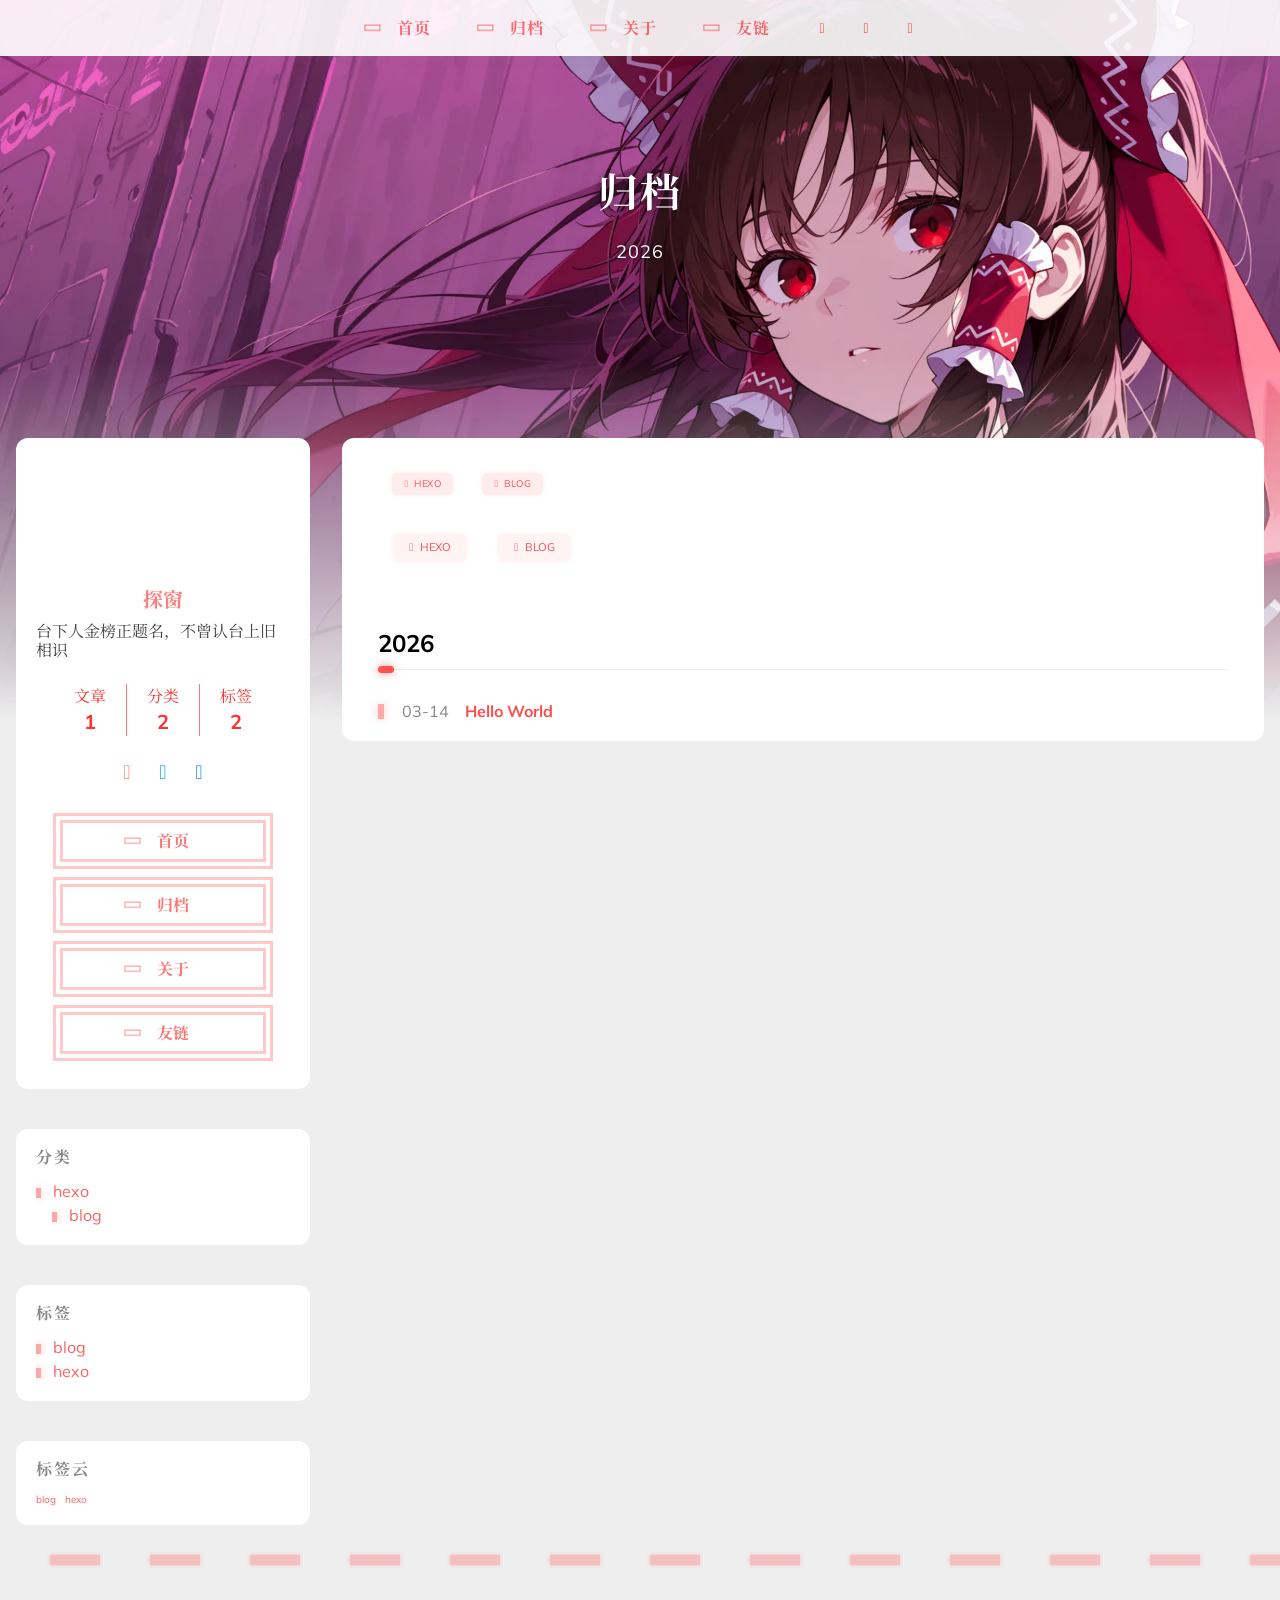
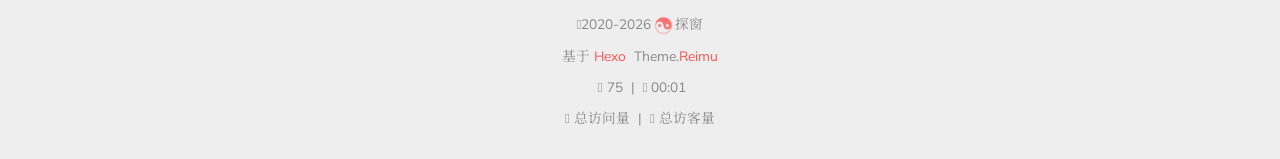
<file: archives/2026/index.html>
<!DOCTYPE html>
  <html lang="zh-CN"  
      data-theme-mode="auto"
  >
  <head>
  <meta charset="utf-8">
  
  
  
  <script>window.REIMU_CONFIG = {};window.REIMU_CONFIG.icon_font = '4552607_4k4bc36ef96';window.REIMU_CONFIG.clipboard_tips = {"success":{"zh-CN":"复制成功 (*^▽^*)"},"fail":{"zh-CN":"复制失败 (ﾟ⊿ﾟ)ﾂ"},"copyright":{"enable":false,"count":50,"license_type":"by-nc-sa"}};window.REIMU_CONFIG.clipboard_tips.copyright.content = '本博客所有文章除特别声明外，均采用 BY-NC-SA 许可协议。转载请注明出处！';window.REIMU_CONFIG.outdate = {"enable":true,"daysAgo":180,"message":{"en":"This article was last updated on {time}. Please note that the content may no longer be applicable.","zh-CN":"本文最后更新于 {time}，请注意文中内容可能已不适用。","zh-TW":"本文最後更新於 {time}，請注意文中內容可能已不適用。","ja":"この記事は最終更新日：{time}。記載内容が現在有効でない可能性がありますのでご注意ください。","pt-BR":"Este artigo foi atualizado pela última vez em {time}. Observe que o conteúdo pode não ser mais aplicável."}};window.REIMU_CONFIG.code_block = {"expand":true};window.REIMU_CONFIG.base = 'http://example.com';</script>
  <title>
    归档: 2026 | 他乡遇故知
  </title>
  <meta name="viewport" content="width=device-width, initial-scale=1, shrink-to-fit=no">
    <link rel="preconnect" href="https://fonts.gstatic.com" crossorigin><link rel="preload" as="style" href="https://fonts.googleapis.com/css?family=Mulish:400,400italic,700,700italic|Noto Serif SC:400,400italic,700,700italic&display=swap"><link rel="stylesheet" href="https://fonts.googleapis.com/css?family=Mulish:400,400italic,700,700italic|Noto Serif SC:400,400italic,700,700italic&display=swap" media="print" onload="this.media='all'">
    <link rel="preload" href="//at.alicdn.com/t/c/font_4552607_4k4bc36ef96.woff2" as="font" type="font/woff2" crossorigin="anonymous">
    
<link rel="stylesheet" href="/css/loader.css">

    <meta name="description" content="台下人金榜正题名，不曾认台上旧相识">
<meta property="og:type" content="website">
<meta property="og:title" content="他乡遇故知">
<meta property="og:url" content="http://example.com/archives/2026/index.html">
<meta property="og:site_name" content="他乡遇故知">
<meta property="og:description" content="台下人金榜正题名，不曾认台上旧相识">
<meta property="og:locale" content="zh_CN">
<meta property="og:image" content="http://example.com/images/banner.webp">
<meta property="article:author" content="探窗">
<meta name="twitter:card" content="summary">
<meta name="twitter:image" content="http://example.com/images/banner.webp">
    <link rel="alternate" href="/atom.xml" title="他乡遇故知" type="application/atom+xml">
    <link rel="shortcut icon" href="/images/favicon.ico">
  
<link rel="stylesheet" href="/css/style.css">

  <link rel="preload" as="style" onload="this.onload=null;this.rel='stylesheet'" href="https://npm.webcache.cn/photoswipe@5.4.4/dist/photoswipe.css" integrity="sha384-IfxC36XL/toUyJ939C73PcgMuRzAZuIzZxE38drsmO5p6jD7ei+Zx/1oA/0l8ysE" crossorigin="anonymous">
    
<script src="https://npm.webcache.cn/pace-js@1.2.4/pace.min.js" integrity="sha384-k6YtvFUEIuEFBdrLKJ3YAUbBki333tj1CSUisai5Cswsg9wcLNaPzsTHDswp4Az8" crossorigin="anonymous"></script>

    
<link rel="stylesheet" href="https://npm.webcache.cn/@reimujs/aos@0.1.2/dist/aos.css" integrity="sha384-GMRP93c6Hkz9JVKGAuRR3nTS7M07RwPgTFenXiosjq2VbVgvdDNcz1g6Mkj8AONa" crossorigin="anonymous">

<meta name="generator" content="Hexo 8.1.1"></head>

  <body>
      <div id='loader'>
    <div class="loading-left-bg loading-bg"></div>
    <div class="loading-right-bg loading-bg"></div>
    <div class="spinner-box">
      <div class="loading-taichi rotate">
          <svg width="150" height="150" viewBox="0 0 1024 1024" class="icon" version="1.1" xmlns="https://www.w3.org/2000/svg" shape-rendering="geometricPrecision">
            <path d="M303.5 432A80 80 0 0 1 291.5 592A80 80 0 0 1 303.5 432z" fill="var(--red-1, #ff5252)" />
            <path d="M512 65A447 447 0 0 1 512 959L512 929A417 417 0 0 0 512 95A417 417 0 0 0 512 929L512 959A447 447 0 0 1 512 65z 
           M512 95A417 417 0 0 1 929 512A208.5 208.5 0 0 1 720.5 720.5L720.5 592A80 80 0 0 0 720.5 432A80 80 0 0 0 720.5 592L720.5 720.5A208.5 208.5 0 0 1 512 512A208.5 208.5 0 0 0 303.5 303.5A208.5 208.5 0 0 0 95 512A417 417 0 0 1 512 95z" fill="var(--red-1, #ff5252)" />
          </svg>
      </div>
      <div class="loading-word">少女祈祷中...</div>
    </div>
  </div>
  </div>
  <script>
    var time = null;
    var loaderEl = document.getElementById('loader');
    var startLoading = () => {
      time = Date.now();
      loaderEl.classList.remove("loading");
    }
    var hideLoader = () => {
      document.body.style.overflow = 'auto';
      loader.classList.add('loading');
    };

    var endLoading = () => {
      if (!time) {
        hideLoader();
      } else {
        if (Date.now() - time > 500) {
          time = null;
          hideLoader();
        } else {
          setTimeout(endLoading, 500 - (Date.now() - time));
          time = null;
        }
      }
    }
    window.addEventListener('DOMContentLoaded', endLoading);
    loaderEl.addEventListener('click', endLoading);
  </script>
<div id="copy-tooltip"></div>
<div id="heatmap-tooltip"></div>


    <div id="container">
      <div id="wrap">
        <div id="header-nav">
  <nav id="main-nav" aria-label="Primary navigation">
        <a class="main-nav-link-wrap" href="/">
            <div class="main-nav-icon icon rotate">
                &#xe62b;
            </div>
          <span class="main-nav-link">首页</span>
        </a>
        <a class="main-nav-link-wrap" href="/archives">
            <div class="main-nav-icon icon rotate">
                &#xe62b;
            </div>
          <span class="main-nav-link">归档</span>
        </a>
        <a class="main-nav-link-wrap" href="/about">
            <div class="main-nav-icon icon rotate">
                &#xe62b;
            </div>
          <span class="main-nav-link">关于</span>
        </a>
        <a class="main-nav-link-wrap" href="/friend">
            <div class="main-nav-icon icon rotate">
                &#xe62b;
            </div>
          <span class="main-nav-link">友链</span>
        </a>
    <a id="main-nav-toggle" class="nav-icon" aria-label="Toggle navigation" role="button"></a>
  </nav>
  <nav id="sub-nav" aria-label="Secondary navigation">
      <a id="nav-rss-link" class="nav-icon" href="/atom.xml" title="RSS 订阅" aria-label="RSS 订阅" target="_blank"></a>
      <a id="nav-search-btn" class="nav-icon popup-trigger" title="搜索" aria-label="搜索"></a>
  </nav>
</div>
<header id="header" aria-label="Site header">
      <picture>
      </picture>
        <img  fetchpriority="high" src="/images/banner.webp" alt="">
  <div id="header-outer">
    <div id="header-title">
          <span id="logo">
            <h1 data-aos="slide-up">归档</h1>
          </span>
        <h2 id="subtitle-wrap" data-aos="slide-down">
              <span id="subtitle">2026</span>
        </h2>
    </div>
  </div>
</header>

        <div id="content" aria-label="Page content" class="sidebar-left"  >
          <aside id="sidebar" aria-label="Sidebar">
  <div class="sidebar-wrapper-container ">
  <div class="sidebar-wrapper">
    <div class="sidebar-wrap" data-aos="fade-up">
        <div class="sidebar-author">
  <img data-src="/avatar/avatar.webp" data-sizes="auto" alt="探窗" class="lazyload">
  <div class="sidebar-author-name">探窗</div>
  <div class="sidebar-description">台下人金榜正题名，不曾认台上旧相识</div>
</div>
<div class="sidebar-state">
  <div class="sidebar-state-article">
    <div>文章</div>
    <div class="sidebar-state-number">1</div>
  </div>
  <div class="sidebar-state-category">
    <div>分类</div>
    <div class="sidebar-state-number">2</div>
  </div>
  <div class="sidebar-state-tag">
    <div>标签</div>
    <div class="sidebar-state-number">2</div>
  </div>
</div>
<div class="sidebar-social" >
    <div class="icon-email sidebar-social-icon">
      <a href=z_lang@qq.com itemprop="url" target="_blank" aria-label="email" rel="noopener nofollow noreferrer"></a>
    </div>
    <div class="icon-bilibili sidebar-social-icon">
      <a href=https://www.bilibili.com/ itemprop="url" target="_blank" aria-label="bilibili" rel="noopener nofollow noreferrer"></a>
    </div>
    <div class="icon-zhihu sidebar-social-icon">
      <a href=https://www.zhihu.com itemprop="url" target="_blank" aria-label="zhihu" rel="noopener nofollow noreferrer"></a>
    </div>
</div>
<div class="sidebar-menu">
      <div class="sidebar-menu-link-wrap">
        <a class="sidebar-menu-link-dummy" href="/" aria-label="首页"></a>
          <div class="sidebar-menu-icon icon rotate">
              &#xe62b;
          </div>
        <div class="sidebar-menu-link">首页</div>
      </div>
      <div class="sidebar-menu-link-wrap">
        <a class="sidebar-menu-link-dummy" href="/archives" aria-label="归档"></a>
          <div class="sidebar-menu-icon icon rotate">
              &#xe62b;
          </div>
        <div class="sidebar-menu-link">归档</div>
      </div>
      <div class="sidebar-menu-link-wrap">
        <a class="sidebar-menu-link-dummy" href="/about" aria-label="关于"></a>
          <div class="sidebar-menu-icon icon rotate">
              &#xe62b;
          </div>
        <div class="sidebar-menu-link">关于</div>
      </div>
      <div class="sidebar-menu-link-wrap">
        <a class="sidebar-menu-link-dummy" href="/friend" aria-label="友链"></a>
          <div class="sidebar-menu-icon icon rotate">
              &#xe62b;
          </div>
        <div class="sidebar-menu-link">友链</div>
      </div>
</div>

    </div>
  </div>
  <div class="sidebar-widget">
        <div class="widget-wrapper">
    <div class="widget-wrap" data-aos="fade-up">
      <h3 class="widget-title">分类</h3>
      <div class="widget">
        <ul class="category-list"><li class="category-list-item"><a class="category-list-link" href="/categories/hexo/" title="hexo">hexo</a><ul class="category-list-child"><li class="category-list-item"><a class="category-list-link" href="/categories/hexo/blog/" title="blog">blog</a></li></ul></li></ul>
      </div>
    </div>
  </div>

        <div class="widget-wrapper">
    <div class="widget-wrap" data-aos="fade-up">
      <h3 class="widget-title">标签</h3>
      <div class="widget">
        <ul class="tag-list" itemprop="keywords"><li class="tag-list-item"><a class="tag-list-link" href="/tags/blog/" rel="tag" title="blog">blog</a></li><li class="tag-list-item"><a class="tag-list-link" href="/tags/hexo/" rel="tag" title="hexo">hexo</a></li></ul>
      </div>
    </div>
  </div>

        <div class="widget-wrapper">
    <div class="widget-wrap" data-aos="fade-up">
      <h3 class="widget-title">标签云</h3>
      <div class="widget tagcloud">
        <a href="/tags/blog/" style="font-size: 10px;">blog</a> <a href="/tags/hexo/" style="font-size: 10px;">hexo</a>
      </div>
    </div>
  </div>

  </div>
  </div>
</aside>

          <section id="main" aria-label="Main content"><div class="archives-outer-wrap" data-aos="fade-up">
    <div class="tag-wrap">
    <div class="archives-tag-list-item" data-aos="zoom-in">
      <a class="archives-tag-list-link" href="/tags/hexo/">hexo</a>
    </div>
    <div class="archives-tag-list-item" data-aos="zoom-in">
      <a class="archives-tag-list-link" href="/tags/blog/">blog</a>
    </div>
</div>
<div class="category-wrap">
    <div class="archives-category-list-item" data-aos="zoom-in">
      <a class="archives-category-list-link" href="/categories/hexo/">hexo</a>
    </div>
    <div class="archives-category-list-item" data-aos="zoom-in">
      <a class="archives-category-list-link" href="/categories/hexo/blog/">blog</a>
    </div>
</div>
        <section class="archives-wrap" data-aos="fade-up">
          <div class="archive-year-wrap">
            <a href="/archives/2026" class="archive-year">2026</a>
          </div>
          <ul>
            <li class="archive-article">
  <div class="archive-article-date">
    <span>
      <time class="dt-published" datetime="2026-03-13T16:48:06.901Z" itemprop="datePublished">03-14</time>
    </span>
  </div>
    <a class="archive-article-title" href="/2026/03/14/hello-world/">Hello World</a>
</li>

          </ul>
        </section>
  </div>

</section>
        </div>
        <footer id="footer" aria-label="Site footer">
  <div style="width: 100%; overflow: hidden">
    <div class="footer-line"></div>
  </div>
  <div id="footer-info">
    <div>
      <span class="icon-copyright"></span>
        2020-2026
        <span class="footer-info-sep rotate"></span>
      探窗
    </div>
      <div>
        基于&nbsp;<a href="https://hexo.io/" rel="noopener nofollow noreferrer" target="_blank">Hexo</a>&nbsp;
        Theme.<a href="https://github.com/D-Sketon/hexo-theme-reimu" rel="noopener nofollow noreferrer" target="_blank">Reimu</a>
      </div>
      <div>
        <span class="icon-brush"></span>
        75
        &nbsp;|&nbsp;
        <span class="icon-coffee"></span>
        00:01
      </div>
      <div>
        <span class="icon-eye"></span>
        <span id="busuanzi_container_site_pv">总访问量&nbsp;<span id="busuanzi_value_site_pv"></span></span>
        &nbsp;|&nbsp;
        <span class="icon-user"></span>
        <span id="busuanzi_container_site_uv">总访客量&nbsp;<span id="busuanzi_value_site_uv"></span></span>
      </div>
  </div>
</footer>

          <div class="sidebar-top">
            <div class="sidebar-top-taichi rotate"></div>
            <div class="arrow-up"></div>
          </div>
        <div id="mask" class="hide"></div>
      </div>
      <nav id="mobile-nav" aria-label="Mobile navigation">
  <div class="sidebar-wrap">
      <div class="sidebar-author">
  <img data-src="/avatar/avatar.webp" data-sizes="auto" alt="探窗" class="lazyload">
  <div class="sidebar-author-name">探窗</div>
  <div class="sidebar-description">台下人金榜正题名，不曾认台上旧相识</div>
</div>
<div class="sidebar-state">
  <div class="sidebar-state-article">
    <div>文章</div>
    <div class="sidebar-state-number">1</div>
  </div>
  <div class="sidebar-state-category">
    <div>分类</div>
    <div class="sidebar-state-number">2</div>
  </div>
  <div class="sidebar-state-tag">
    <div>标签</div>
    <div class="sidebar-state-number">2</div>
  </div>
</div>
<div class="sidebar-social" >
    <div class="icon-email sidebar-social-icon">
      <a href=z_lang@qq.com itemprop="url" target="_blank" aria-label="email" rel="noopener nofollow noreferrer"></a>
    </div>
    <div class="icon-bilibili sidebar-social-icon">
      <a href=https://www.bilibili.com/ itemprop="url" target="_blank" aria-label="bilibili" rel="noopener nofollow noreferrer"></a>
    </div>
    <div class="icon-zhihu sidebar-social-icon">
      <a href=https://www.zhihu.com itemprop="url" target="_blank" aria-label="zhihu" rel="noopener nofollow noreferrer"></a>
    </div>
</div>
<div class="sidebar-menu">
      <div class="sidebar-menu-link-wrap">
        <a class="sidebar-menu-link-dummy" href="/" aria-label="首页"></a>
          <div class="sidebar-menu-icon icon rotate">
              &#xe62b;
          </div>
        <div class="sidebar-menu-link">首页</div>
      </div>
      <div class="sidebar-menu-link-wrap">
        <a class="sidebar-menu-link-dummy" href="/archives" aria-label="归档"></a>
          <div class="sidebar-menu-icon icon rotate">
              &#xe62b;
          </div>
        <div class="sidebar-menu-link">归档</div>
      </div>
      <div class="sidebar-menu-link-wrap">
        <a class="sidebar-menu-link-dummy" href="/about" aria-label="关于"></a>
          <div class="sidebar-menu-icon icon rotate">
              &#xe62b;
          </div>
        <div class="sidebar-menu-link">关于</div>
      </div>
      <div class="sidebar-menu-link-wrap">
        <a class="sidebar-menu-link-dummy" href="/friend" aria-label="友链"></a>
          <div class="sidebar-menu-icon icon rotate">
              &#xe62b;
          </div>
        <div class="sidebar-menu-link">友链</div>
      </div>
</div>

  </div>
</nav>

    </div>
      <div class="site-search">
        <div class="reimu-popup popup">
          <div class="reimu-search">
            <div class="reimu-search-input-icon"></div>
            <div id="reimu-search-input"></div>
            <div class="popup-btn-close"></div>
          </div>
          <div class="reimu-results">
            <div id="reimu-stats"></div>
            <div id="reimu-hits"></div>
            <div id="reimu-pagination" class="reimu-pagination"></div>
          </div>
          <img class="reimu-bg" src="/images/reimu.png"/>
        </div>
      </div>
    
<script src="https://npm.webcache.cn/lazysizes@5.3.2/lazysizes.min.js" integrity="sha384-3gT&#x2F;vsepWkfz&#x2F;ff7PpWNUeMzeWoH3cDhm&#x2F;A8jM7ouoAK0&#x2F;fP&#x2F;9bcHHR5kHq2nf+e" crossorigin="anonymous"></script>


<script src="https://npm.webcache.cn/clipboard@2.0.11/dist/clipboard.min.js" integrity="sha384-J08i8An&#x2F;QeARD9ExYpvphB8BsyOj3Gh2TSh1aLINKO3L0cMSH2dN3E22zFoXEi0Q" crossorigin="anonymous"></script>




<script src="/js/script.js"></script>


  
<script src="/js/aos.js"></script>

  <script>
    var aosInit = () => {
      AOS.init({
        duration: 1000,
        easing: "ease",
        once: true,
        offset: 50,
      });
    };
    if (document.readyState === 'loading') {
      document.addEventListener('DOMContentLoaded', aosInit);
    } else {
      aosInit();
    }
  </script>


<script src="/js/pjax_script.js" data-pjax></script>


  
<script src="/js/generator_search.js" defer></script>



  <script>
    var setupFirework = () => {
      if (!false || !window.matchMedia('(max-width: 768px)').matches) {
        window.firework && window.firework(JSON.parse('{"excludeElements":["a","button"],"particles":[{"shape":"circle","move":["emit"],"easing":"easeOutExpo","colors":["var(--red-1)","var(--red-2)","var(--red-3)","var(--red-4)"],"number":20,"duration":[1200,1800],"shapeOptions":{"radius":[16,32],"alpha":[0.3,0.5]}},{"shape":"circle","move":["diffuse"],"easing":"easeOutExpo","colors":["var(--red-0)"],"number":1,"duration":[1200,1800],"shapeOptions":{"radius":20,"alpha":[0.2,0.5],"lineWidth":6}}]}'));
      }
    }
  </script>
  
<script src="https://npm.webcache.cn/mouse-firework@0.2.0/dist/index.umd.js" integrity="sha384-qi9WggRt19tv8Vc7pCHW3ulMNLwrn515zaLEWZjl1px07vz8+pUoWX8n1rgq282T" crossorigin="anonymous" onload="setupFirework()" defer></script>





  
<script src="https://npm.webcache.cn/quicklink@3.0.1/dist/quicklink.umd.js" integrity="sha384-caMDqvgav&#x2F;HWdEYQU1QRRHMLleigpL1YHAG0m371DhzfL8rRzUyOb+bEHtwlmYjD" crossorigin="anonymous"></script>

  <script data-pjax>
    window.quicklink?.listen({
      timeout: 3000,
      priority: true,
      ignores: []
    });
  </script>

<div id="lazy-script">
  <div>
  </div>
</div>


  <script>
    console.log(String.raw`%c 
 ______     ______     __     __    __     __  __    
/\  == \   /\  ___\   /\ \   /\ "-./  \   /\ \/\ \   
\ \  __<   \ \  __\   \ \ \  \ \ \-./\ \  \ \ \_\ \  
 \ \_\ \_\  \ \_____\  \ \_\  \ \_\ \ \_\  \ \_____\ 
  \/_/ /_/   \/_____/   \/_/   \/_/  \/_/   \/_____/ 
                                                  
`,'color: #ff5252;')
    console.log('%c Theme.Reimu v' + '1.12.2' + ' %c https://github.com/D-Sketon/hexo-theme-reimu ', 'color: white; background: #ff5252; padding:5px 0;', 'padding:4px;border:1px solid #ff5252;')
  </script>
  

<script data-pjax>
  var updateTime = _$('#post-update-time')?.innerHTML;

  if (updateTime) {
    const update = new Date(updateTime);
    const now = new Date();
    const diff = now - update;
    const days = diff / 86400000;
    const { daysAgo, message: template } = window.REIMU_CONFIG.outdate;
    if (days >= daysAgo) {
      let message = `This article was last updated on ${updateTime}. Please note that the content may no longer be applicable.`;
      if (typeof template === 'string') {
        message = template.replace(/{time}/, updateTime);
      } else if (typeof template === 'object') {
        const lang = document.documentElement.lang;
        const messageKey = Object.keys(template).find(key => key.toLowerCase() === lang.toLowerCase());
        if (messageKey && template[messageKey]) {
          message = template[messageKey].replace(/{time}/, updateTime);
        }
      }
      const blockquote = _$('#outdate-blockquote');
      if (blockquote) {
        blockquote.querySelectorAll('p')[1].innerText = message;
        blockquote.style.display = 'flow-root';
      }
    }
  }
</script>

  
<script src="https://npm.webcache.cn/busuanzi@2.3.0/bsz.pure.mini.js" integrity="sha384-0M75wtSkhjIInv4coYlaJU83+OypaRCIq2SukQVQX04eGTCBXJDuWAbJet56id+S" crossorigin="anonymous" async></script>


<script>
  if ('serviceWorker' in navigator) {
    navigator.serviceWorker.getRegistrations().then((registrations) => {
      for (let registration of registrations) {
        registration.unregister();
      }
    });
  }
</script>




  </body>
  </html>
</file>
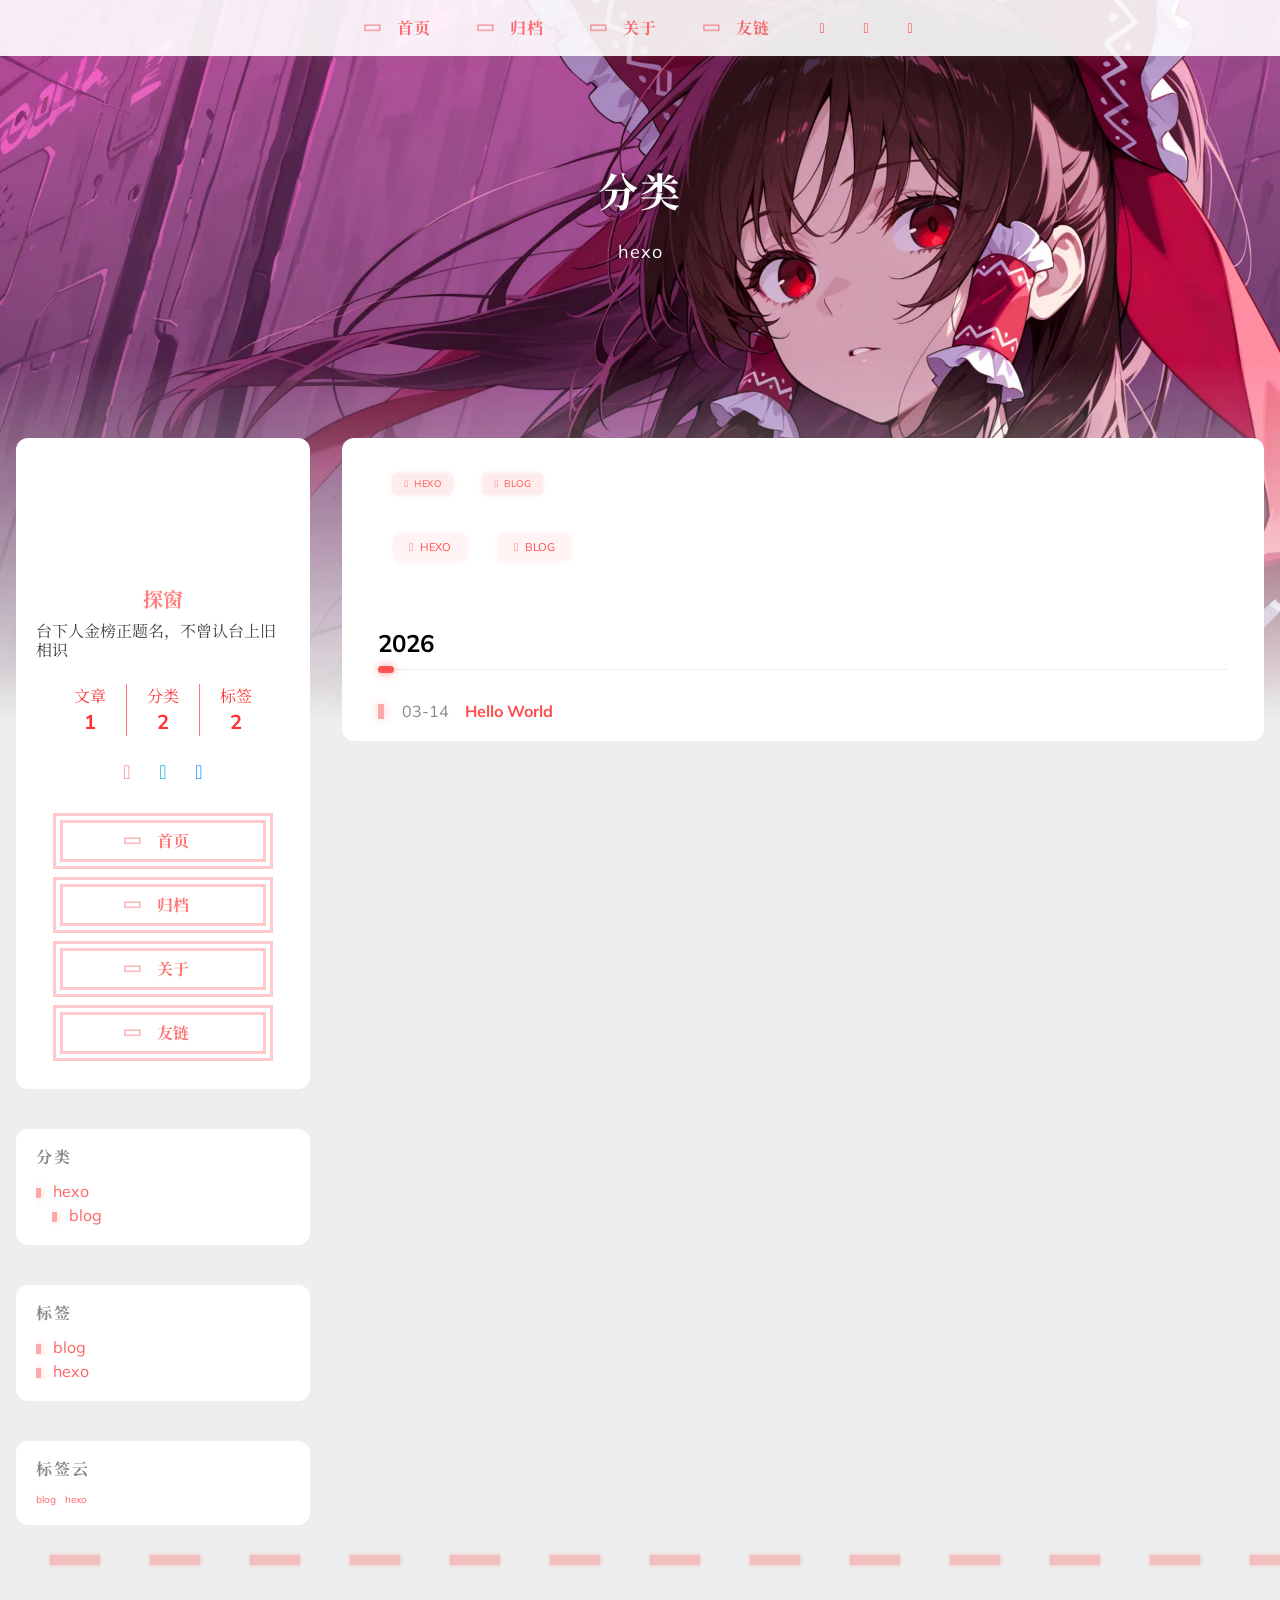
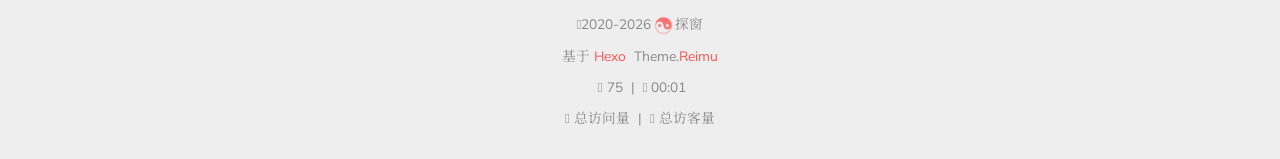
<file: categories/hexo/index.html>
<!DOCTYPE html>
  <html lang="zh-CN"  
      data-theme-mode="auto"
  >
  <head>
  <meta charset="utf-8">
  
  
  
  <script>window.REIMU_CONFIG = {};window.REIMU_CONFIG.icon_font = '4552607_4k4bc36ef96';window.REIMU_CONFIG.clipboard_tips = {"success":{"zh-CN":"复制成功 (*^▽^*)"},"fail":{"zh-CN":"复制失败 (ﾟ⊿ﾟ)ﾂ"},"copyright":{"enable":false,"count":50,"license_type":"by-nc-sa"}};window.REIMU_CONFIG.clipboard_tips.copyright.content = '本博客所有文章除特别声明外，均采用 BY-NC-SA 许可协议。转载请注明出处！';window.REIMU_CONFIG.outdate = {"enable":true,"daysAgo":180,"message":{"en":"This article was last updated on {time}. Please note that the content may no longer be applicable.","zh-CN":"本文最后更新于 {time}，请注意文中内容可能已不适用。","zh-TW":"本文最後更新於 {time}，請注意文中內容可能已不適用。","ja":"この記事は最終更新日：{time}。記載内容が現在有効でない可能性がありますのでご注意ください。","pt-BR":"Este artigo foi atualizado pela última vez em {time}. Observe que o conteúdo pode não ser mais aplicável."}};window.REIMU_CONFIG.code_block = {"expand":true};window.REIMU_CONFIG.base = 'http://example.com';</script>
  <title>
    目录: hexo | 他乡遇故知
  </title>
  <meta name="viewport" content="width=device-width, initial-scale=1, shrink-to-fit=no">
    <link rel="preconnect" href="https://fonts.gstatic.com" crossorigin><link rel="preload" as="style" href="https://fonts.googleapis.com/css?family=Mulish:400,400italic,700,700italic|Noto Serif SC:400,400italic,700,700italic&display=swap"><link rel="stylesheet" href="https://fonts.googleapis.com/css?family=Mulish:400,400italic,700,700italic|Noto Serif SC:400,400italic,700,700italic&display=swap" media="print" onload="this.media='all'">
    <link rel="preload" href="//at.alicdn.com/t/c/font_4552607_4k4bc36ef96.woff2" as="font" type="font/woff2" crossorigin="anonymous">
    
<link rel="stylesheet" href="/css/loader.css">

    <meta name="description" content="台下人金榜正题名，不曾认台上旧相识">
<meta property="og:type" content="website">
<meta property="og:title" content="他乡遇故知">
<meta property="og:url" content="http://example.com/categories/hexo/index.html">
<meta property="og:site_name" content="他乡遇故知">
<meta property="og:description" content="台下人金榜正题名，不曾认台上旧相识">
<meta property="og:locale" content="zh_CN">
<meta property="og:image" content="http://example.com/images/banner.webp">
<meta property="article:author" content="探窗">
<meta name="twitter:card" content="summary">
<meta name="twitter:image" content="http://example.com/images/banner.webp">
    <link rel="alternate" href="/atom.xml" title="他乡遇故知" type="application/atom+xml">
    <link rel="shortcut icon" href="/images/favicon.ico">
  
<link rel="stylesheet" href="/css/style.css">

  <link rel="preload" as="style" onload="this.onload=null;this.rel='stylesheet'" href="https://npm.webcache.cn/photoswipe@5.4.4/dist/photoswipe.css" integrity="sha384-IfxC36XL/toUyJ939C73PcgMuRzAZuIzZxE38drsmO5p6jD7ei+Zx/1oA/0l8ysE" crossorigin="anonymous">
    
<script src="https://npm.webcache.cn/pace-js@1.2.4/pace.min.js" integrity="sha384-k6YtvFUEIuEFBdrLKJ3YAUbBki333tj1CSUisai5Cswsg9wcLNaPzsTHDswp4Az8" crossorigin="anonymous"></script>

    
<link rel="stylesheet" href="https://npm.webcache.cn/@reimujs/aos@0.1.2/dist/aos.css" integrity="sha384-GMRP93c6Hkz9JVKGAuRR3nTS7M07RwPgTFenXiosjq2VbVgvdDNcz1g6Mkj8AONa" crossorigin="anonymous">

<meta name="generator" content="Hexo 8.1.1"></head>

  <body>
      <div id='loader'>
    <div class="loading-left-bg loading-bg"></div>
    <div class="loading-right-bg loading-bg"></div>
    <div class="spinner-box">
      <div class="loading-taichi rotate">
          <svg width="150" height="150" viewBox="0 0 1024 1024" class="icon" version="1.1" xmlns="https://www.w3.org/2000/svg" shape-rendering="geometricPrecision">
            <path d="M303.5 432A80 80 0 0 1 291.5 592A80 80 0 0 1 303.5 432z" fill="var(--red-1, #ff5252)" />
            <path d="M512 65A447 447 0 0 1 512 959L512 929A417 417 0 0 0 512 95A417 417 0 0 0 512 929L512 959A447 447 0 0 1 512 65z 
           M512 95A417 417 0 0 1 929 512A208.5 208.5 0 0 1 720.5 720.5L720.5 592A80 80 0 0 0 720.5 432A80 80 0 0 0 720.5 592L720.5 720.5A208.5 208.5 0 0 1 512 512A208.5 208.5 0 0 0 303.5 303.5A208.5 208.5 0 0 0 95 512A417 417 0 0 1 512 95z" fill="var(--red-1, #ff5252)" />
          </svg>
      </div>
      <div class="loading-word">少女祈祷中...</div>
    </div>
  </div>
  </div>
  <script>
    var time = null;
    var loaderEl = document.getElementById('loader');
    var startLoading = () => {
      time = Date.now();
      loaderEl.classList.remove("loading");
    }
    var hideLoader = () => {
      document.body.style.overflow = 'auto';
      loader.classList.add('loading');
    };

    var endLoading = () => {
      if (!time) {
        hideLoader();
      } else {
        if (Date.now() - time > 500) {
          time = null;
          hideLoader();
        } else {
          setTimeout(endLoading, 500 - (Date.now() - time));
          time = null;
        }
      }
    }
    window.addEventListener('DOMContentLoaded', endLoading);
    loaderEl.addEventListener('click', endLoading);
  </script>
<div id="copy-tooltip"></div>
<div id="heatmap-tooltip"></div>


    <div id="container">
      <div id="wrap">
        <div id="header-nav">
  <nav id="main-nav" aria-label="Primary navigation">
        <a class="main-nav-link-wrap" href="/">
            <div class="main-nav-icon icon rotate">
                &#xe62b;
            </div>
          <span class="main-nav-link">首页</span>
        </a>
        <a class="main-nav-link-wrap" href="/archives">
            <div class="main-nav-icon icon rotate">
                &#xe62b;
            </div>
          <span class="main-nav-link">归档</span>
        </a>
        <a class="main-nav-link-wrap" href="/about">
            <div class="main-nav-icon icon rotate">
                &#xe62b;
            </div>
          <span class="main-nav-link">关于</span>
        </a>
        <a class="main-nav-link-wrap" href="/friend">
            <div class="main-nav-icon icon rotate">
                &#xe62b;
            </div>
          <span class="main-nav-link">友链</span>
        </a>
    <a id="main-nav-toggle" class="nav-icon" aria-label="Toggle navigation" role="button"></a>
  </nav>
  <nav id="sub-nav" aria-label="Secondary navigation">
      <a id="nav-rss-link" class="nav-icon" href="/atom.xml" title="RSS 订阅" aria-label="RSS 订阅" target="_blank"></a>
      <a id="nav-search-btn" class="nav-icon popup-trigger" title="搜索" aria-label="搜索"></a>
  </nav>
</div>
<header id="header" aria-label="Site header">
      <picture>
      </picture>
        <img  fetchpriority="high" src="/images/banner.webp" alt="">
  <div id="header-outer">
    <div id="header-title">
          <span id="logo">
            <h1 data-aos="slide-up">分类</h1>
          </span>
        <h2 id="subtitle-wrap" data-aos="slide-down">
              <span id="subtitle">hexo</span>
        </h2>
    </div>
  </div>
</header>

        <div id="content" aria-label="Page content" class="sidebar-left"  >
          <aside id="sidebar" aria-label="Sidebar">
  <div class="sidebar-wrapper-container ">
  <div class="sidebar-wrapper">
    <div class="sidebar-wrap" data-aos="fade-up">
        <div class="sidebar-author">
  <img data-src="/avatar/avatar.webp" data-sizes="auto" alt="探窗" class="lazyload">
  <div class="sidebar-author-name">探窗</div>
  <div class="sidebar-description">台下人金榜正题名，不曾认台上旧相识</div>
</div>
<div class="sidebar-state">
  <div class="sidebar-state-article">
    <div>文章</div>
    <div class="sidebar-state-number">1</div>
  </div>
  <div class="sidebar-state-category">
    <div>分类</div>
    <div class="sidebar-state-number">2</div>
  </div>
  <div class="sidebar-state-tag">
    <div>标签</div>
    <div class="sidebar-state-number">2</div>
  </div>
</div>
<div class="sidebar-social" >
    <div class="icon-email sidebar-social-icon">
      <a href=z_lang@qq.com itemprop="url" target="_blank" aria-label="email" rel="noopener nofollow noreferrer"></a>
    </div>
    <div class="icon-bilibili sidebar-social-icon">
      <a href=https://www.bilibili.com/ itemprop="url" target="_blank" aria-label="bilibili" rel="noopener nofollow noreferrer"></a>
    </div>
    <div class="icon-zhihu sidebar-social-icon">
      <a href=https://www.zhihu.com itemprop="url" target="_blank" aria-label="zhihu" rel="noopener nofollow noreferrer"></a>
    </div>
</div>
<div class="sidebar-menu">
      <div class="sidebar-menu-link-wrap">
        <a class="sidebar-menu-link-dummy" href="/" aria-label="首页"></a>
          <div class="sidebar-menu-icon icon rotate">
              &#xe62b;
          </div>
        <div class="sidebar-menu-link">首页</div>
      </div>
      <div class="sidebar-menu-link-wrap">
        <a class="sidebar-menu-link-dummy" href="/archives" aria-label="归档"></a>
          <div class="sidebar-menu-icon icon rotate">
              &#xe62b;
          </div>
        <div class="sidebar-menu-link">归档</div>
      </div>
      <div class="sidebar-menu-link-wrap">
        <a class="sidebar-menu-link-dummy" href="/about" aria-label="关于"></a>
          <div class="sidebar-menu-icon icon rotate">
              &#xe62b;
          </div>
        <div class="sidebar-menu-link">关于</div>
      </div>
      <div class="sidebar-menu-link-wrap">
        <a class="sidebar-menu-link-dummy" href="/friend" aria-label="友链"></a>
          <div class="sidebar-menu-icon icon rotate">
              &#xe62b;
          </div>
        <div class="sidebar-menu-link">友链</div>
      </div>
</div>

    </div>
  </div>
  <div class="sidebar-widget">
        <div class="widget-wrapper">
    <div class="widget-wrap" data-aos="fade-up">
      <h3 class="widget-title">分类</h3>
      <div class="widget">
        <ul class="category-list"><li class="category-list-item"><a class="category-list-link" href="/categories/hexo/" title="hexo">hexo</a><ul class="category-list-child"><li class="category-list-item"><a class="category-list-link" href="/categories/hexo/blog/" title="blog">blog</a></li></ul></li></ul>
      </div>
    </div>
  </div>

        <div class="widget-wrapper">
    <div class="widget-wrap" data-aos="fade-up">
      <h3 class="widget-title">标签</h3>
      <div class="widget">
        <ul class="tag-list" itemprop="keywords"><li class="tag-list-item"><a class="tag-list-link" href="/tags/blog/" rel="tag" title="blog">blog</a></li><li class="tag-list-item"><a class="tag-list-link" href="/tags/hexo/" rel="tag" title="hexo">hexo</a></li></ul>
      </div>
    </div>
  </div>

        <div class="widget-wrapper">
    <div class="widget-wrap" data-aos="fade-up">
      <h3 class="widget-title">标签云</h3>
      <div class="widget tagcloud">
        <a href="/tags/blog/" style="font-size: 10px;">blog</a> <a href="/tags/hexo/" style="font-size: 10px;">hexo</a>
      </div>
    </div>
  </div>

  </div>
  </div>
</aside>

          <section id="main" aria-label="Main content"><div class="archives-outer-wrap" data-aos="fade-up">
    <div class="tag-wrap">
    <div class="archives-tag-list-item" data-aos="zoom-in">
      <a class="archives-tag-list-link" href="/tags/hexo/">hexo</a>
    </div>
    <div class="archives-tag-list-item" data-aos="zoom-in">
      <a class="archives-tag-list-link" href="/tags/blog/">blog</a>
    </div>
</div>
<div class="category-wrap">
    <div class="archives-category-list-item" data-aos="zoom-in">
      <a class="archives-category-list-link" href="/categories/hexo/">hexo</a>
    </div>
    <div class="archives-category-list-item" data-aos="zoom-in">
      <a class="archives-category-list-link" href="/categories/hexo/blog/">blog</a>
    </div>
</div>
        <section class="archives-wrap" data-aos="fade-up">
          <div class="archive-year-wrap">
            <a href="/archives/2026" class="archive-year">2026</a>
          </div>
          <ul>
            <li class="archive-article">
  <div class="archive-article-date">
    <span>
      <time class="dt-published" datetime="2026-03-13T16:48:06.901Z" itemprop="datePublished">03-14</time>
    </span>
  </div>
    <a class="archive-article-title" href="/2026/03/14/hello-world/">Hello World</a>
</li>

          </ul>
        </section>
  </div>

</section>
        </div>
        <footer id="footer" aria-label="Site footer">
  <div style="width: 100%; overflow: hidden">
    <div class="footer-line"></div>
  </div>
  <div id="footer-info">
    <div>
      <span class="icon-copyright"></span>
        2020-2026
        <span class="footer-info-sep rotate"></span>
      探窗
    </div>
      <div>
        基于&nbsp;<a href="https://hexo.io/" rel="noopener nofollow noreferrer" target="_blank">Hexo</a>&nbsp;
        Theme.<a href="https://github.com/D-Sketon/hexo-theme-reimu" rel="noopener nofollow noreferrer" target="_blank">Reimu</a>
      </div>
      <div>
        <span class="icon-brush"></span>
        75
        &nbsp;|&nbsp;
        <span class="icon-coffee"></span>
        00:01
      </div>
      <div>
        <span class="icon-eye"></span>
        <span id="busuanzi_container_site_pv">总访问量&nbsp;<span id="busuanzi_value_site_pv"></span></span>
        &nbsp;|&nbsp;
        <span class="icon-user"></span>
        <span id="busuanzi_container_site_uv">总访客量&nbsp;<span id="busuanzi_value_site_uv"></span></span>
      </div>
  </div>
</footer>

          <div class="sidebar-top">
            <div class="sidebar-top-taichi rotate"></div>
            <div class="arrow-up"></div>
          </div>
        <div id="mask" class="hide"></div>
      </div>
      <nav id="mobile-nav" aria-label="Mobile navigation">
  <div class="sidebar-wrap">
      <div class="sidebar-author">
  <img data-src="/avatar/avatar.webp" data-sizes="auto" alt="探窗" class="lazyload">
  <div class="sidebar-author-name">探窗</div>
  <div class="sidebar-description">台下人金榜正题名，不曾认台上旧相识</div>
</div>
<div class="sidebar-state">
  <div class="sidebar-state-article">
    <div>文章</div>
    <div class="sidebar-state-number">1</div>
  </div>
  <div class="sidebar-state-category">
    <div>分类</div>
    <div class="sidebar-state-number">2</div>
  </div>
  <div class="sidebar-state-tag">
    <div>标签</div>
    <div class="sidebar-state-number">2</div>
  </div>
</div>
<div class="sidebar-social" >
    <div class="icon-email sidebar-social-icon">
      <a href=z_lang@qq.com itemprop="url" target="_blank" aria-label="email" rel="noopener nofollow noreferrer"></a>
    </div>
    <div class="icon-bilibili sidebar-social-icon">
      <a href=https://www.bilibili.com/ itemprop="url" target="_blank" aria-label="bilibili" rel="noopener nofollow noreferrer"></a>
    </div>
    <div class="icon-zhihu sidebar-social-icon">
      <a href=https://www.zhihu.com itemprop="url" target="_blank" aria-label="zhihu" rel="noopener nofollow noreferrer"></a>
    </div>
</div>
<div class="sidebar-menu">
      <div class="sidebar-menu-link-wrap">
        <a class="sidebar-menu-link-dummy" href="/" aria-label="首页"></a>
          <div class="sidebar-menu-icon icon rotate">
              &#xe62b;
          </div>
        <div class="sidebar-menu-link">首页</div>
      </div>
      <div class="sidebar-menu-link-wrap">
        <a class="sidebar-menu-link-dummy" href="/archives" aria-label="归档"></a>
          <div class="sidebar-menu-icon icon rotate">
              &#xe62b;
          </div>
        <div class="sidebar-menu-link">归档</div>
      </div>
      <div class="sidebar-menu-link-wrap">
        <a class="sidebar-menu-link-dummy" href="/about" aria-label="关于"></a>
          <div class="sidebar-menu-icon icon rotate">
              &#xe62b;
          </div>
        <div class="sidebar-menu-link">关于</div>
      </div>
      <div class="sidebar-menu-link-wrap">
        <a class="sidebar-menu-link-dummy" href="/friend" aria-label="友链"></a>
          <div class="sidebar-menu-icon icon rotate">
              &#xe62b;
          </div>
        <div class="sidebar-menu-link">友链</div>
      </div>
</div>

  </div>
</nav>

    </div>
      <div class="site-search">
        <div class="reimu-popup popup">
          <div class="reimu-search">
            <div class="reimu-search-input-icon"></div>
            <div id="reimu-search-input"></div>
            <div class="popup-btn-close"></div>
          </div>
          <div class="reimu-results">
            <div id="reimu-stats"></div>
            <div id="reimu-hits"></div>
            <div id="reimu-pagination" class="reimu-pagination"></div>
          </div>
          <img class="reimu-bg" src="/images/reimu.png"/>
        </div>
      </div>
    
<script src="https://npm.webcache.cn/lazysizes@5.3.2/lazysizes.min.js" integrity="sha384-3gT&#x2F;vsepWkfz&#x2F;ff7PpWNUeMzeWoH3cDhm&#x2F;A8jM7ouoAK0&#x2F;fP&#x2F;9bcHHR5kHq2nf+e" crossorigin="anonymous"></script>


<script src="https://npm.webcache.cn/clipboard@2.0.11/dist/clipboard.min.js" integrity="sha384-J08i8An&#x2F;QeARD9ExYpvphB8BsyOj3Gh2TSh1aLINKO3L0cMSH2dN3E22zFoXEi0Q" crossorigin="anonymous"></script>




<script src="/js/script.js"></script>


  
<script src="/js/aos.js"></script>

  <script>
    var aosInit = () => {
      AOS.init({
        duration: 1000,
        easing: "ease",
        once: true,
        offset: 50,
      });
    };
    if (document.readyState === 'loading') {
      document.addEventListener('DOMContentLoaded', aosInit);
    } else {
      aosInit();
    }
  </script>


<script src="/js/pjax_script.js" data-pjax></script>


  
<script src="/js/generator_search.js" defer></script>



  <script>
    var setupFirework = () => {
      if (!false || !window.matchMedia('(max-width: 768px)').matches) {
        window.firework && window.firework(JSON.parse('{"excludeElements":["a","button"],"particles":[{"shape":"circle","move":["emit"],"easing":"easeOutExpo","colors":["var(--red-1)","var(--red-2)","var(--red-3)","var(--red-4)"],"number":20,"duration":[1200,1800],"shapeOptions":{"radius":[16,32],"alpha":[0.3,0.5]}},{"shape":"circle","move":["diffuse"],"easing":"easeOutExpo","colors":["var(--red-0)"],"number":1,"duration":[1200,1800],"shapeOptions":{"radius":20,"alpha":[0.2,0.5],"lineWidth":6}}]}'));
      }
    }
  </script>
  
<script src="https://npm.webcache.cn/mouse-firework@0.2.0/dist/index.umd.js" integrity="sha384-qi9WggRt19tv8Vc7pCHW3ulMNLwrn515zaLEWZjl1px07vz8+pUoWX8n1rgq282T" crossorigin="anonymous" onload="setupFirework()" defer></script>





  
<script src="https://npm.webcache.cn/quicklink@3.0.1/dist/quicklink.umd.js" integrity="sha384-caMDqvgav&#x2F;HWdEYQU1QRRHMLleigpL1YHAG0m371DhzfL8rRzUyOb+bEHtwlmYjD" crossorigin="anonymous"></script>

  <script data-pjax>
    window.quicklink?.listen({
      timeout: 3000,
      priority: true,
      ignores: []
    });
  </script>

<div id="lazy-script">
  <div>
  </div>
</div>


  <script>
    console.log(String.raw`%c 
 ______     ______     __     __    __     __  __    
/\  == \   /\  ___\   /\ \   /\ "-./  \   /\ \/\ \   
\ \  __<   \ \  __\   \ \ \  \ \ \-./\ \  \ \ \_\ \  
 \ \_\ \_\  \ \_____\  \ \_\  \ \_\ \ \_\  \ \_____\ 
  \/_/ /_/   \/_____/   \/_/   \/_/  \/_/   \/_____/ 
                                                  
`,'color: #ff5252;')
    console.log('%c Theme.Reimu v' + '1.12.2' + ' %c https://github.com/D-Sketon/hexo-theme-reimu ', 'color: white; background: #ff5252; padding:5px 0;', 'padding:4px;border:1px solid #ff5252;')
  </script>
  

<script data-pjax>
  var updateTime = _$('#post-update-time')?.innerHTML;

  if (updateTime) {
    const update = new Date(updateTime);
    const now = new Date();
    const diff = now - update;
    const days = diff / 86400000;
    const { daysAgo, message: template } = window.REIMU_CONFIG.outdate;
    if (days >= daysAgo) {
      let message = `This article was last updated on ${updateTime}. Please note that the content may no longer be applicable.`;
      if (typeof template === 'string') {
        message = template.replace(/{time}/, updateTime);
      } else if (typeof template === 'object') {
        const lang = document.documentElement.lang;
        const messageKey = Object.keys(template).find(key => key.toLowerCase() === lang.toLowerCase());
        if (messageKey && template[messageKey]) {
          message = template[messageKey].replace(/{time}/, updateTime);
        }
      }
      const blockquote = _$('#outdate-blockquote');
      if (blockquote) {
        blockquote.querySelectorAll('p')[1].innerText = message;
        blockquote.style.display = 'flow-root';
      }
    }
  }
</script>

  
<script src="https://npm.webcache.cn/busuanzi@2.3.0/bsz.pure.mini.js" integrity="sha384-0M75wtSkhjIInv4coYlaJU83+OypaRCIq2SukQVQX04eGTCBXJDuWAbJet56id+S" crossorigin="anonymous" async></script>


<script>
  if ('serviceWorker' in navigator) {
    navigator.serviceWorker.getRegistrations().then((registrations) => {
      for (let registration of registrations) {
        registration.unregister();
      }
    });
  }
</script>




  </body>
  </html>
</file>
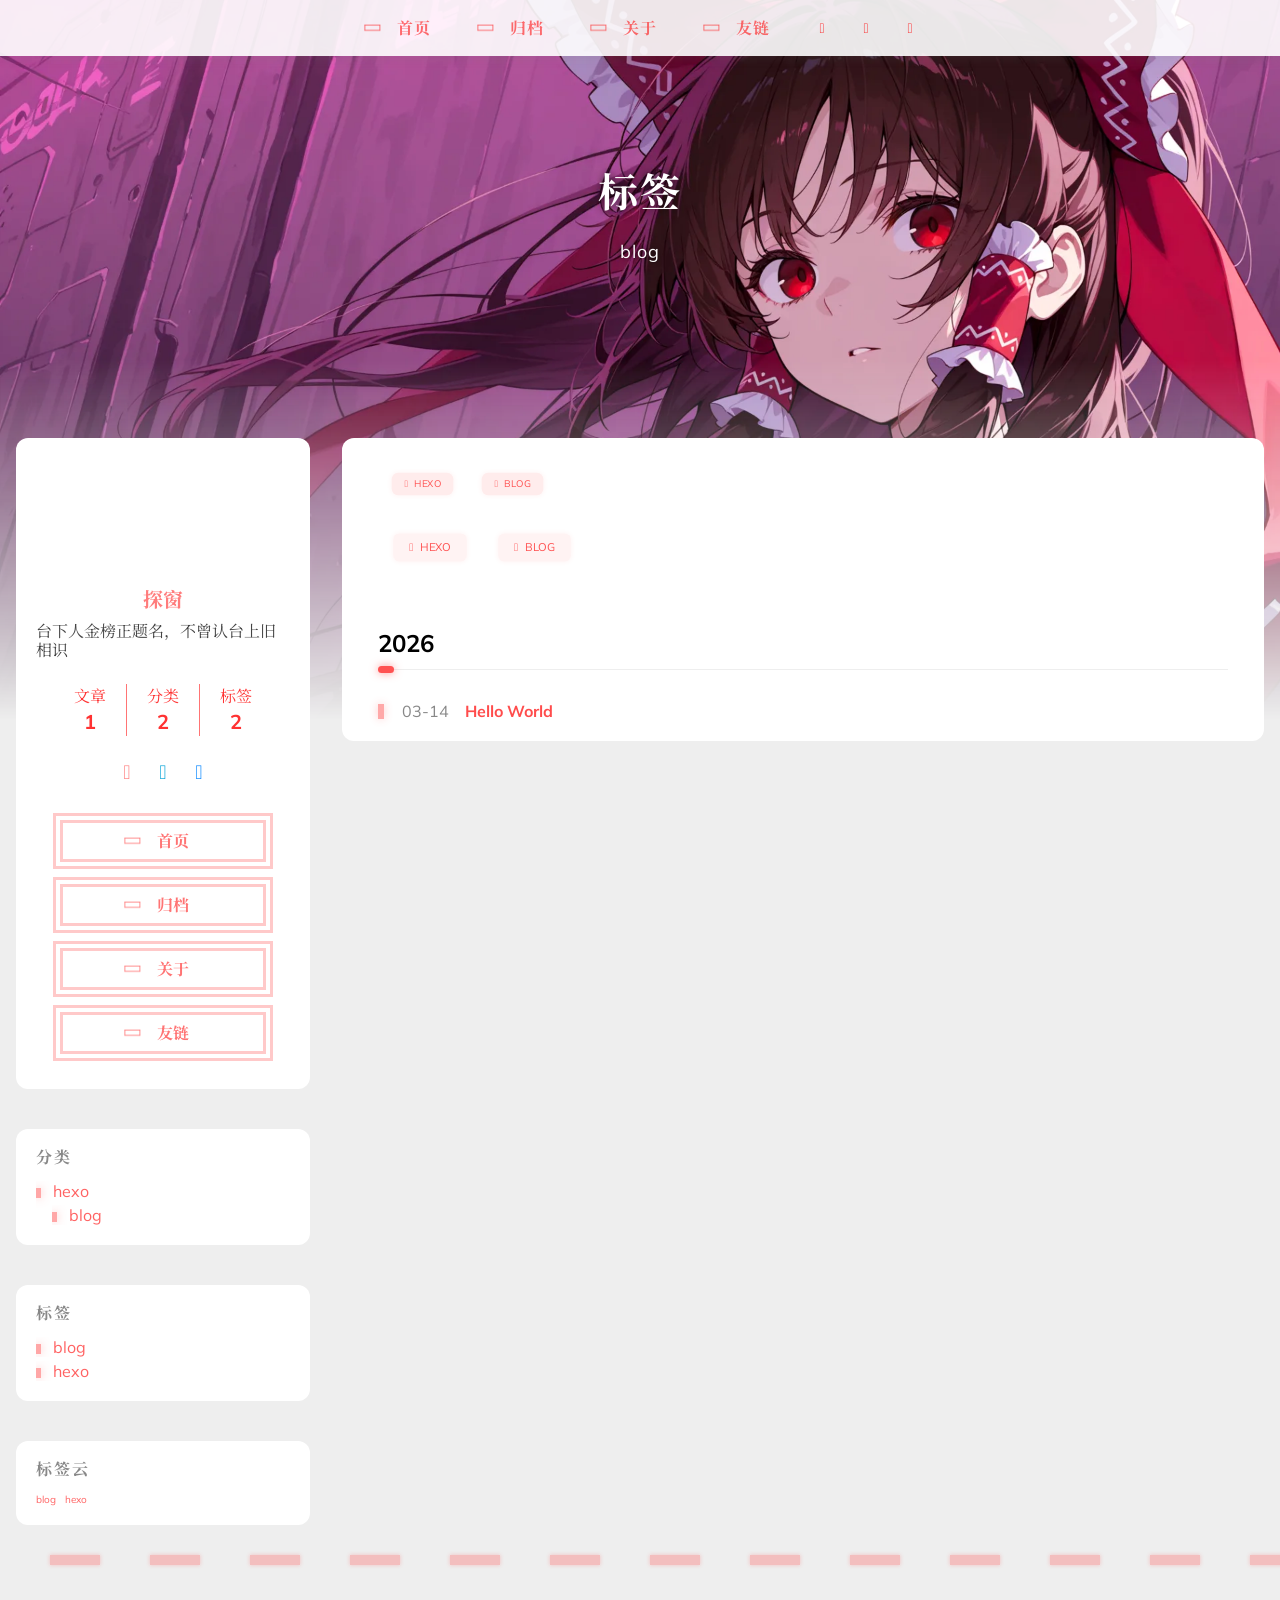
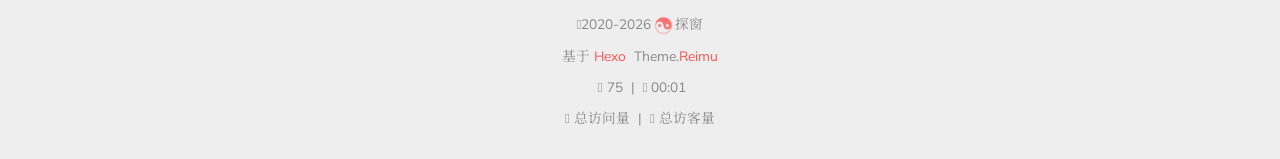
<file: tags/blog/index.html>
<!DOCTYPE html>
  <html lang="zh-CN"  
      data-theme-mode="auto"
  >
  <head>
  <meta charset="utf-8">
  
  
  
  <script>window.REIMU_CONFIG = {};window.REIMU_CONFIG.icon_font = '4552607_4k4bc36ef96';window.REIMU_CONFIG.clipboard_tips = {"success":{"zh-CN":"复制成功 (*^▽^*)"},"fail":{"zh-CN":"复制失败 (ﾟ⊿ﾟ)ﾂ"},"copyright":{"enable":false,"count":50,"license_type":"by-nc-sa"}};window.REIMU_CONFIG.clipboard_tips.copyright.content = '本博客所有文章除特别声明外，均采用 BY-NC-SA 许可协议。转载请注明出处！';window.REIMU_CONFIG.outdate = {"enable":true,"daysAgo":180,"message":{"en":"This article was last updated on {time}. Please note that the content may no longer be applicable.","zh-CN":"本文最后更新于 {time}，请注意文中内容可能已不适用。","zh-TW":"本文最後更新於 {time}，請注意文中內容可能已不適用。","ja":"この記事は最終更新日：{time}。記載内容が現在有効でない可能性がありますのでご注意ください。","pt-BR":"Este artigo foi atualizado pela última vez em {time}. Observe que o conteúdo pode não ser mais aplicável."}};window.REIMU_CONFIG.code_block = {"expand":true};window.REIMU_CONFIG.base = 'http://example.com';</script>
  <title>
    标签: blog | 他乡遇故知
  </title>
  <meta name="viewport" content="width=device-width, initial-scale=1, shrink-to-fit=no">
    <link rel="preconnect" href="https://fonts.gstatic.com" crossorigin><link rel="preload" as="style" href="https://fonts.googleapis.com/css?family=Mulish:400,400italic,700,700italic|Noto Serif SC:400,400italic,700,700italic&display=swap"><link rel="stylesheet" href="https://fonts.googleapis.com/css?family=Mulish:400,400italic,700,700italic|Noto Serif SC:400,400italic,700,700italic&display=swap" media="print" onload="this.media='all'">
    <link rel="preload" href="//at.alicdn.com/t/c/font_4552607_4k4bc36ef96.woff2" as="font" type="font/woff2" crossorigin="anonymous">
    
<link rel="stylesheet" href="/css/loader.css">

    <meta name="description" content="台下人金榜正题名，不曾认台上旧相识">
<meta property="og:type" content="website">
<meta property="og:title" content="他乡遇故知">
<meta property="og:url" content="http://example.com/tags/blog/index.html">
<meta property="og:site_name" content="他乡遇故知">
<meta property="og:description" content="台下人金榜正题名，不曾认台上旧相识">
<meta property="og:locale" content="zh_CN">
<meta property="og:image" content="http://example.com/images/banner.webp">
<meta property="article:author" content="探窗">
<meta name="twitter:card" content="summary">
<meta name="twitter:image" content="http://example.com/images/banner.webp">
    <link rel="alternate" href="/atom.xml" title="他乡遇故知" type="application/atom+xml">
    <link rel="shortcut icon" href="/images/favicon.ico">
  
<link rel="stylesheet" href="/css/style.css">

  <link rel="preload" as="style" onload="this.onload=null;this.rel='stylesheet'" href="https://npm.webcache.cn/photoswipe@5.4.4/dist/photoswipe.css" integrity="sha384-IfxC36XL/toUyJ939C73PcgMuRzAZuIzZxE38drsmO5p6jD7ei+Zx/1oA/0l8ysE" crossorigin="anonymous">
    
<script src="https://npm.webcache.cn/pace-js@1.2.4/pace.min.js" integrity="sha384-k6YtvFUEIuEFBdrLKJ3YAUbBki333tj1CSUisai5Cswsg9wcLNaPzsTHDswp4Az8" crossorigin="anonymous"></script>

    
<link rel="stylesheet" href="https://npm.webcache.cn/@reimujs/aos@0.1.2/dist/aos.css" integrity="sha384-GMRP93c6Hkz9JVKGAuRR3nTS7M07RwPgTFenXiosjq2VbVgvdDNcz1g6Mkj8AONa" crossorigin="anonymous">

<meta name="generator" content="Hexo 8.1.1"></head>

  <body>
      <div id='loader'>
    <div class="loading-left-bg loading-bg"></div>
    <div class="loading-right-bg loading-bg"></div>
    <div class="spinner-box">
      <div class="loading-taichi rotate">
          <svg width="150" height="150" viewBox="0 0 1024 1024" class="icon" version="1.1" xmlns="https://www.w3.org/2000/svg" shape-rendering="geometricPrecision">
            <path d="M303.5 432A80 80 0 0 1 291.5 592A80 80 0 0 1 303.5 432z" fill="var(--red-1, #ff5252)" />
            <path d="M512 65A447 447 0 0 1 512 959L512 929A417 417 0 0 0 512 95A417 417 0 0 0 512 929L512 959A447 447 0 0 1 512 65z 
           M512 95A417 417 0 0 1 929 512A208.5 208.5 0 0 1 720.5 720.5L720.5 592A80 80 0 0 0 720.5 432A80 80 0 0 0 720.5 592L720.5 720.5A208.5 208.5 0 0 1 512 512A208.5 208.5 0 0 0 303.5 303.5A208.5 208.5 0 0 0 95 512A417 417 0 0 1 512 95z" fill="var(--red-1, #ff5252)" />
          </svg>
      </div>
      <div class="loading-word">少女祈祷中...</div>
    </div>
  </div>
  </div>
  <script>
    var time = null;
    var loaderEl = document.getElementById('loader');
    var startLoading = () => {
      time = Date.now();
      loaderEl.classList.remove("loading");
    }
    var hideLoader = () => {
      document.body.style.overflow = 'auto';
      loader.classList.add('loading');
    };

    var endLoading = () => {
      if (!time) {
        hideLoader();
      } else {
        if (Date.now() - time > 500) {
          time = null;
          hideLoader();
        } else {
          setTimeout(endLoading, 500 - (Date.now() - time));
          time = null;
        }
      }
    }
    window.addEventListener('DOMContentLoaded', endLoading);
    loaderEl.addEventListener('click', endLoading);
  </script>
<div id="copy-tooltip"></div>
<div id="heatmap-tooltip"></div>


    <div id="container">
      <div id="wrap">
        <div id="header-nav">
  <nav id="main-nav" aria-label="Primary navigation">
        <a class="main-nav-link-wrap" href="/">
            <div class="main-nav-icon icon rotate">
                &#xe62b;
            </div>
          <span class="main-nav-link">首页</span>
        </a>
        <a class="main-nav-link-wrap" href="/archives">
            <div class="main-nav-icon icon rotate">
                &#xe62b;
            </div>
          <span class="main-nav-link">归档</span>
        </a>
        <a class="main-nav-link-wrap" href="/about">
            <div class="main-nav-icon icon rotate">
                &#xe62b;
            </div>
          <span class="main-nav-link">关于</span>
        </a>
        <a class="main-nav-link-wrap" href="/friend">
            <div class="main-nav-icon icon rotate">
                &#xe62b;
            </div>
          <span class="main-nav-link">友链</span>
        </a>
    <a id="main-nav-toggle" class="nav-icon" aria-label="Toggle navigation" role="button"></a>
  </nav>
  <nav id="sub-nav" aria-label="Secondary navigation">
      <a id="nav-rss-link" class="nav-icon" href="/atom.xml" title="RSS 订阅" aria-label="RSS 订阅" target="_blank"></a>
      <a id="nav-search-btn" class="nav-icon popup-trigger" title="搜索" aria-label="搜索"></a>
  </nav>
</div>
<header id="header" aria-label="Site header">
      <picture>
      </picture>
        <img  fetchpriority="high" src="/images/banner.webp" alt="">
  <div id="header-outer">
    <div id="header-title">
          <span id="logo">
            <h1 data-aos="slide-up">标签</h1>
          </span>
        <h2 id="subtitle-wrap" data-aos="slide-down">
              <span id="subtitle">blog</span>
        </h2>
    </div>
  </div>
</header>

        <div id="content" aria-label="Page content" class="sidebar-left"  >
          <aside id="sidebar" aria-label="Sidebar">
  <div class="sidebar-wrapper-container ">
  <div class="sidebar-wrapper">
    <div class="sidebar-wrap" data-aos="fade-up">
        <div class="sidebar-author">
  <img data-src="/avatar/avatar.webp" data-sizes="auto" alt="探窗" class="lazyload">
  <div class="sidebar-author-name">探窗</div>
  <div class="sidebar-description">台下人金榜正题名，不曾认台上旧相识</div>
</div>
<div class="sidebar-state">
  <div class="sidebar-state-article">
    <div>文章</div>
    <div class="sidebar-state-number">1</div>
  </div>
  <div class="sidebar-state-category">
    <div>分类</div>
    <div class="sidebar-state-number">2</div>
  </div>
  <div class="sidebar-state-tag">
    <div>标签</div>
    <div class="sidebar-state-number">2</div>
  </div>
</div>
<div class="sidebar-social" >
    <div class="icon-email sidebar-social-icon">
      <a href=z_lang@qq.com itemprop="url" target="_blank" aria-label="email" rel="noopener nofollow noreferrer"></a>
    </div>
    <div class="icon-bilibili sidebar-social-icon">
      <a href=https://www.bilibili.com/ itemprop="url" target="_blank" aria-label="bilibili" rel="noopener nofollow noreferrer"></a>
    </div>
    <div class="icon-zhihu sidebar-social-icon">
      <a href=https://www.zhihu.com itemprop="url" target="_blank" aria-label="zhihu" rel="noopener nofollow noreferrer"></a>
    </div>
</div>
<div class="sidebar-menu">
      <div class="sidebar-menu-link-wrap">
        <a class="sidebar-menu-link-dummy" href="/" aria-label="首页"></a>
          <div class="sidebar-menu-icon icon rotate">
              &#xe62b;
          </div>
        <div class="sidebar-menu-link">首页</div>
      </div>
      <div class="sidebar-menu-link-wrap">
        <a class="sidebar-menu-link-dummy" href="/archives" aria-label="归档"></a>
          <div class="sidebar-menu-icon icon rotate">
              &#xe62b;
          </div>
        <div class="sidebar-menu-link">归档</div>
      </div>
      <div class="sidebar-menu-link-wrap">
        <a class="sidebar-menu-link-dummy" href="/about" aria-label="关于"></a>
          <div class="sidebar-menu-icon icon rotate">
              &#xe62b;
          </div>
        <div class="sidebar-menu-link">关于</div>
      </div>
      <div class="sidebar-menu-link-wrap">
        <a class="sidebar-menu-link-dummy" href="/friend" aria-label="友链"></a>
          <div class="sidebar-menu-icon icon rotate">
              &#xe62b;
          </div>
        <div class="sidebar-menu-link">友链</div>
      </div>
</div>

    </div>
  </div>
  <div class="sidebar-widget">
        <div class="widget-wrapper">
    <div class="widget-wrap" data-aos="fade-up">
      <h3 class="widget-title">分类</h3>
      <div class="widget">
        <ul class="category-list"><li class="category-list-item"><a class="category-list-link" href="/categories/hexo/" title="hexo">hexo</a><ul class="category-list-child"><li class="category-list-item"><a class="category-list-link" href="/categories/hexo/blog/" title="blog">blog</a></li></ul></li></ul>
      </div>
    </div>
  </div>

        <div class="widget-wrapper">
    <div class="widget-wrap" data-aos="fade-up">
      <h3 class="widget-title">标签</h3>
      <div class="widget">
        <ul class="tag-list" itemprop="keywords"><li class="tag-list-item"><a class="tag-list-link" href="/tags/blog/" rel="tag" title="blog">blog</a></li><li class="tag-list-item"><a class="tag-list-link" href="/tags/hexo/" rel="tag" title="hexo">hexo</a></li></ul>
      </div>
    </div>
  </div>

        <div class="widget-wrapper">
    <div class="widget-wrap" data-aos="fade-up">
      <h3 class="widget-title">标签云</h3>
      <div class="widget tagcloud">
        <a href="/tags/blog/" style="font-size: 10px;">blog</a> <a href="/tags/hexo/" style="font-size: 10px;">hexo</a>
      </div>
    </div>
  </div>

  </div>
  </div>
</aside>

          <section id="main" aria-label="Main content"><div class="archives-outer-wrap" data-aos="fade-up">
    <div class="tag-wrap">
    <div class="archives-tag-list-item" data-aos="zoom-in">
      <a class="archives-tag-list-link" href="/tags/hexo/">hexo</a>
    </div>
    <div class="archives-tag-list-item" data-aos="zoom-in">
      <a class="archives-tag-list-link" href="/tags/blog/">blog</a>
    </div>
</div>
<div class="category-wrap">
    <div class="archives-category-list-item" data-aos="zoom-in">
      <a class="archives-category-list-link" href="/categories/hexo/">hexo</a>
    </div>
    <div class="archives-category-list-item" data-aos="zoom-in">
      <a class="archives-category-list-link" href="/categories/hexo/blog/">blog</a>
    </div>
</div>
        <section class="archives-wrap" data-aos="fade-up">
          <div class="archive-year-wrap">
            <a href="/archives/2026" class="archive-year">2026</a>
          </div>
          <ul>
            <li class="archive-article">
  <div class="archive-article-date">
    <span>
      <time class="dt-published" datetime="2026-03-13T16:48:06.901Z" itemprop="datePublished">03-14</time>
    </span>
  </div>
    <a class="archive-article-title" href="/2026/03/14/hello-world/">Hello World</a>
</li>

          </ul>
        </section>
  </div>

</section>
        </div>
        <footer id="footer" aria-label="Site footer">
  <div style="width: 100%; overflow: hidden">
    <div class="footer-line"></div>
  </div>
  <div id="footer-info">
    <div>
      <span class="icon-copyright"></span>
        2020-2026
        <span class="footer-info-sep rotate"></span>
      探窗
    </div>
      <div>
        基于&nbsp;<a href="https://hexo.io/" rel="noopener nofollow noreferrer" target="_blank">Hexo</a>&nbsp;
        Theme.<a href="https://github.com/D-Sketon/hexo-theme-reimu" rel="noopener nofollow noreferrer" target="_blank">Reimu</a>
      </div>
      <div>
        <span class="icon-brush"></span>
        75
        &nbsp;|&nbsp;
        <span class="icon-coffee"></span>
        00:01
      </div>
      <div>
        <span class="icon-eye"></span>
        <span id="busuanzi_container_site_pv">总访问量&nbsp;<span id="busuanzi_value_site_pv"></span></span>
        &nbsp;|&nbsp;
        <span class="icon-user"></span>
        <span id="busuanzi_container_site_uv">总访客量&nbsp;<span id="busuanzi_value_site_uv"></span></span>
      </div>
  </div>
</footer>

          <div class="sidebar-top">
            <div class="sidebar-top-taichi rotate"></div>
            <div class="arrow-up"></div>
          </div>
        <div id="mask" class="hide"></div>
      </div>
      <nav id="mobile-nav" aria-label="Mobile navigation">
  <div class="sidebar-wrap">
      <div class="sidebar-author">
  <img data-src="/avatar/avatar.webp" data-sizes="auto" alt="探窗" class="lazyload">
  <div class="sidebar-author-name">探窗</div>
  <div class="sidebar-description">台下人金榜正题名，不曾认台上旧相识</div>
</div>
<div class="sidebar-state">
  <div class="sidebar-state-article">
    <div>文章</div>
    <div class="sidebar-state-number">1</div>
  </div>
  <div class="sidebar-state-category">
    <div>分类</div>
    <div class="sidebar-state-number">2</div>
  </div>
  <div class="sidebar-state-tag">
    <div>标签</div>
    <div class="sidebar-state-number">2</div>
  </div>
</div>
<div class="sidebar-social" >
    <div class="icon-email sidebar-social-icon">
      <a href=z_lang@qq.com itemprop="url" target="_blank" aria-label="email" rel="noopener nofollow noreferrer"></a>
    </div>
    <div class="icon-bilibili sidebar-social-icon">
      <a href=https://www.bilibili.com/ itemprop="url" target="_blank" aria-label="bilibili" rel="noopener nofollow noreferrer"></a>
    </div>
    <div class="icon-zhihu sidebar-social-icon">
      <a href=https://www.zhihu.com itemprop="url" target="_blank" aria-label="zhihu" rel="noopener nofollow noreferrer"></a>
    </div>
</div>
<div class="sidebar-menu">
      <div class="sidebar-menu-link-wrap">
        <a class="sidebar-menu-link-dummy" href="/" aria-label="首页"></a>
          <div class="sidebar-menu-icon icon rotate">
              &#xe62b;
          </div>
        <div class="sidebar-menu-link">首页</div>
      </div>
      <div class="sidebar-menu-link-wrap">
        <a class="sidebar-menu-link-dummy" href="/archives" aria-label="归档"></a>
          <div class="sidebar-menu-icon icon rotate">
              &#xe62b;
          </div>
        <div class="sidebar-menu-link">归档</div>
      </div>
      <div class="sidebar-menu-link-wrap">
        <a class="sidebar-menu-link-dummy" href="/about" aria-label="关于"></a>
          <div class="sidebar-menu-icon icon rotate">
              &#xe62b;
          </div>
        <div class="sidebar-menu-link">关于</div>
      </div>
      <div class="sidebar-menu-link-wrap">
        <a class="sidebar-menu-link-dummy" href="/friend" aria-label="友链"></a>
          <div class="sidebar-menu-icon icon rotate">
              &#xe62b;
          </div>
        <div class="sidebar-menu-link">友链</div>
      </div>
</div>

  </div>
</nav>

    </div>
      <div class="site-search">
        <div class="reimu-popup popup">
          <div class="reimu-search">
            <div class="reimu-search-input-icon"></div>
            <div id="reimu-search-input"></div>
            <div class="popup-btn-close"></div>
          </div>
          <div class="reimu-results">
            <div id="reimu-stats"></div>
            <div id="reimu-hits"></div>
            <div id="reimu-pagination" class="reimu-pagination"></div>
          </div>
          <img class="reimu-bg" src="/images/reimu.png"/>
        </div>
      </div>
    
<script src="https://npm.webcache.cn/lazysizes@5.3.2/lazysizes.min.js" integrity="sha384-3gT&#x2F;vsepWkfz&#x2F;ff7PpWNUeMzeWoH3cDhm&#x2F;A8jM7ouoAK0&#x2F;fP&#x2F;9bcHHR5kHq2nf+e" crossorigin="anonymous"></script>


<script src="https://npm.webcache.cn/clipboard@2.0.11/dist/clipboard.min.js" integrity="sha384-J08i8An&#x2F;QeARD9ExYpvphB8BsyOj3Gh2TSh1aLINKO3L0cMSH2dN3E22zFoXEi0Q" crossorigin="anonymous"></script>




<script src="/js/script.js"></script>


  
<script src="/js/aos.js"></script>

  <script>
    var aosInit = () => {
      AOS.init({
        duration: 1000,
        easing: "ease",
        once: true,
        offset: 50,
      });
    };
    if (document.readyState === 'loading') {
      document.addEventListener('DOMContentLoaded', aosInit);
    } else {
      aosInit();
    }
  </script>


<script src="/js/pjax_script.js" data-pjax></script>


  
<script src="/js/generator_search.js" defer></script>



  <script>
    var setupFirework = () => {
      if (!false || !window.matchMedia('(max-width: 768px)').matches) {
        window.firework && window.firework(JSON.parse('{"excludeElements":["a","button"],"particles":[{"shape":"circle","move":["emit"],"easing":"easeOutExpo","colors":["var(--red-1)","var(--red-2)","var(--red-3)","var(--red-4)"],"number":20,"duration":[1200,1800],"shapeOptions":{"radius":[16,32],"alpha":[0.3,0.5]}},{"shape":"circle","move":["diffuse"],"easing":"easeOutExpo","colors":["var(--red-0)"],"number":1,"duration":[1200,1800],"shapeOptions":{"radius":20,"alpha":[0.2,0.5],"lineWidth":6}}]}'));
      }
    }
  </script>
  
<script src="https://npm.webcache.cn/mouse-firework@0.2.0/dist/index.umd.js" integrity="sha384-qi9WggRt19tv8Vc7pCHW3ulMNLwrn515zaLEWZjl1px07vz8+pUoWX8n1rgq282T" crossorigin="anonymous" onload="setupFirework()" defer></script>





  
<script src="https://npm.webcache.cn/quicklink@3.0.1/dist/quicklink.umd.js" integrity="sha384-caMDqvgav&#x2F;HWdEYQU1QRRHMLleigpL1YHAG0m371DhzfL8rRzUyOb+bEHtwlmYjD" crossorigin="anonymous"></script>

  <script data-pjax>
    window.quicklink?.listen({
      timeout: 3000,
      priority: true,
      ignores: []
    });
  </script>

<div id="lazy-script">
  <div>
  </div>
</div>


  <script>
    console.log(String.raw`%c 
 ______     ______     __     __    __     __  __    
/\  == \   /\  ___\   /\ \   /\ "-./  \   /\ \/\ \   
\ \  __<   \ \  __\   \ \ \  \ \ \-./\ \  \ \ \_\ \  
 \ \_\ \_\  \ \_____\  \ \_\  \ \_\ \ \_\  \ \_____\ 
  \/_/ /_/   \/_____/   \/_/   \/_/  \/_/   \/_____/ 
                                                  
`,'color: #ff5252;')
    console.log('%c Theme.Reimu v' + '1.12.2' + ' %c https://github.com/D-Sketon/hexo-theme-reimu ', 'color: white; background: #ff5252; padding:5px 0;', 'padding:4px;border:1px solid #ff5252;')
  </script>
  

<script data-pjax>
  var updateTime = _$('#post-update-time')?.innerHTML;

  if (updateTime) {
    const update = new Date(updateTime);
    const now = new Date();
    const diff = now - update;
    const days = diff / 86400000;
    const { daysAgo, message: template } = window.REIMU_CONFIG.outdate;
    if (days >= daysAgo) {
      let message = `This article was last updated on ${updateTime}. Please note that the content may no longer be applicable.`;
      if (typeof template === 'string') {
        message = template.replace(/{time}/, updateTime);
      } else if (typeof template === 'object') {
        const lang = document.documentElement.lang;
        const messageKey = Object.keys(template).find(key => key.toLowerCase() === lang.toLowerCase());
        if (messageKey && template[messageKey]) {
          message = template[messageKey].replace(/{time}/, updateTime);
        }
      }
      const blockquote = _$('#outdate-blockquote');
      if (blockquote) {
        blockquote.querySelectorAll('p')[1].innerText = message;
        blockquote.style.display = 'flow-root';
      }
    }
  }
</script>

  
<script src="https://npm.webcache.cn/busuanzi@2.3.0/bsz.pure.mini.js" integrity="sha384-0M75wtSkhjIInv4coYlaJU83+OypaRCIq2SukQVQX04eGTCBXJDuWAbJet56id+S" crossorigin="anonymous" async></script>


<script>
  if ('serviceWorker' in navigator) {
    navigator.serviceWorker.getRegistrations().then((registrations) => {
      for (let registration of registrations) {
        registration.unregister();
      }
    });
  }
</script>




  </body>
  </html>
</file>
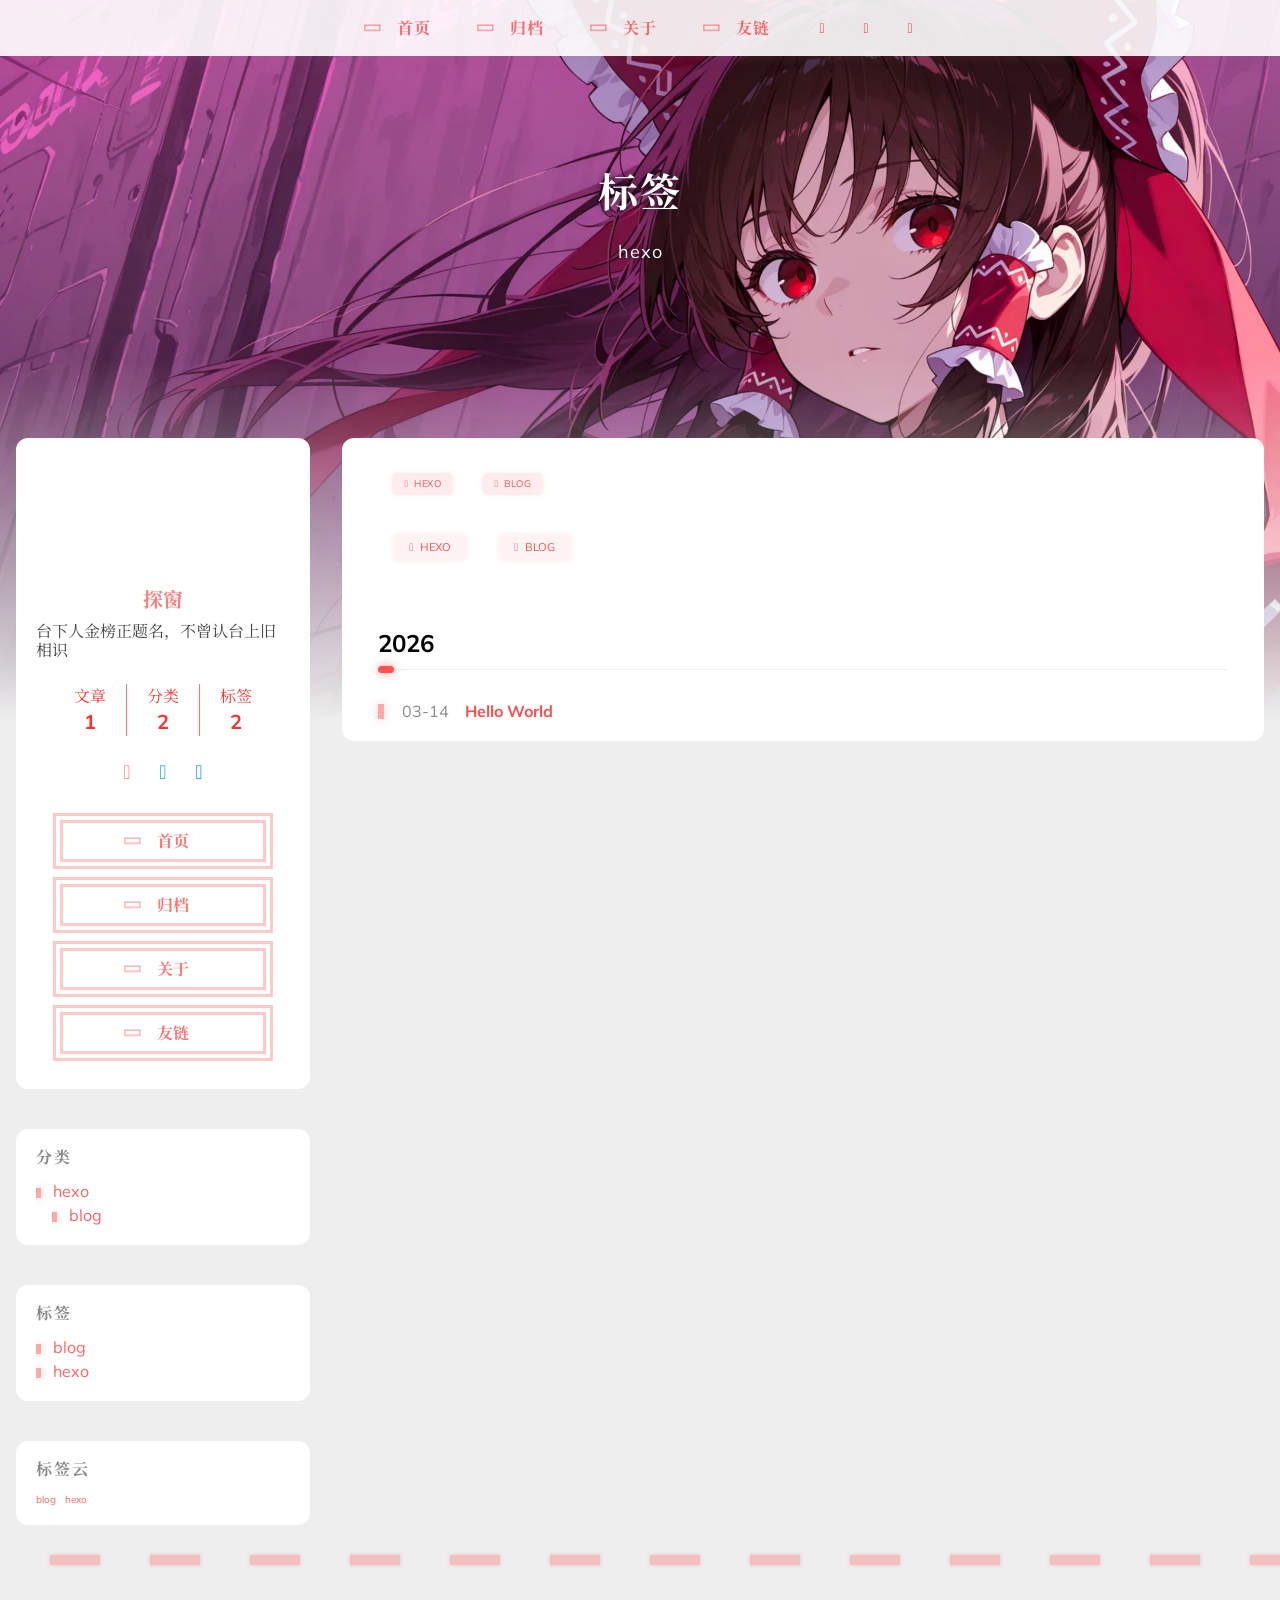
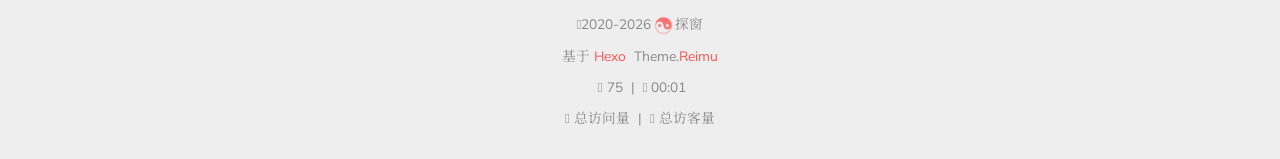
<file: tags/hexo/index.html>
<!DOCTYPE html>
  <html lang="zh-CN"  
      data-theme-mode="auto"
  >
  <head>
  <meta charset="utf-8">
  
  
  
  <script>window.REIMU_CONFIG = {};window.REIMU_CONFIG.icon_font = '4552607_4k4bc36ef96';window.REIMU_CONFIG.clipboard_tips = {"success":{"zh-CN":"复制成功 (*^▽^*)"},"fail":{"zh-CN":"复制失败 (ﾟ⊿ﾟ)ﾂ"},"copyright":{"enable":false,"count":50,"license_type":"by-nc-sa"}};window.REIMU_CONFIG.clipboard_tips.copyright.content = '本博客所有文章除特别声明外，均采用 BY-NC-SA 许可协议。转载请注明出处！';window.REIMU_CONFIG.outdate = {"enable":true,"daysAgo":180,"message":{"en":"This article was last updated on {time}. Please note that the content may no longer be applicable.","zh-CN":"本文最后更新于 {time}，请注意文中内容可能已不适用。","zh-TW":"本文最後更新於 {time}，請注意文中內容可能已不適用。","ja":"この記事は最終更新日：{time}。記載内容が現在有効でない可能性がありますのでご注意ください。","pt-BR":"Este artigo foi atualizado pela última vez em {time}. Observe que o conteúdo pode não ser mais aplicável."}};window.REIMU_CONFIG.code_block = {"expand":true};window.REIMU_CONFIG.base = 'http://example.com';</script>
  <title>
    标签: hexo | 他乡遇故知
  </title>
  <meta name="viewport" content="width=device-width, initial-scale=1, shrink-to-fit=no">
    <link rel="preconnect" href="https://fonts.gstatic.com" crossorigin><link rel="preload" as="style" href="https://fonts.googleapis.com/css?family=Mulish:400,400italic,700,700italic|Noto Serif SC:400,400italic,700,700italic&display=swap"><link rel="stylesheet" href="https://fonts.googleapis.com/css?family=Mulish:400,400italic,700,700italic|Noto Serif SC:400,400italic,700,700italic&display=swap" media="print" onload="this.media='all'">
    <link rel="preload" href="//at.alicdn.com/t/c/font_4552607_4k4bc36ef96.woff2" as="font" type="font/woff2" crossorigin="anonymous">
    
<link rel="stylesheet" href="/css/loader.css">

    <meta name="description" content="台下人金榜正题名，不曾认台上旧相识">
<meta property="og:type" content="website">
<meta property="og:title" content="他乡遇故知">
<meta property="og:url" content="http://example.com/tags/hexo/index.html">
<meta property="og:site_name" content="他乡遇故知">
<meta property="og:description" content="台下人金榜正题名，不曾认台上旧相识">
<meta property="og:locale" content="zh_CN">
<meta property="og:image" content="http://example.com/images/banner.webp">
<meta property="article:author" content="探窗">
<meta name="twitter:card" content="summary">
<meta name="twitter:image" content="http://example.com/images/banner.webp">
    <link rel="alternate" href="/atom.xml" title="他乡遇故知" type="application/atom+xml">
    <link rel="shortcut icon" href="/images/favicon.ico">
  
<link rel="stylesheet" href="/css/style.css">

  <link rel="preload" as="style" onload="this.onload=null;this.rel='stylesheet'" href="https://npm.webcache.cn/photoswipe@5.4.4/dist/photoswipe.css" integrity="sha384-IfxC36XL/toUyJ939C73PcgMuRzAZuIzZxE38drsmO5p6jD7ei+Zx/1oA/0l8ysE" crossorigin="anonymous">
    
<script src="https://npm.webcache.cn/pace-js@1.2.4/pace.min.js" integrity="sha384-k6YtvFUEIuEFBdrLKJ3YAUbBki333tj1CSUisai5Cswsg9wcLNaPzsTHDswp4Az8" crossorigin="anonymous"></script>

    
<link rel="stylesheet" href="https://npm.webcache.cn/@reimujs/aos@0.1.2/dist/aos.css" integrity="sha384-GMRP93c6Hkz9JVKGAuRR3nTS7M07RwPgTFenXiosjq2VbVgvdDNcz1g6Mkj8AONa" crossorigin="anonymous">

<meta name="generator" content="Hexo 8.1.1"></head>

  <body>
      <div id='loader'>
    <div class="loading-left-bg loading-bg"></div>
    <div class="loading-right-bg loading-bg"></div>
    <div class="spinner-box">
      <div class="loading-taichi rotate">
          <svg width="150" height="150" viewBox="0 0 1024 1024" class="icon" version="1.1" xmlns="https://www.w3.org/2000/svg" shape-rendering="geometricPrecision">
            <path d="M303.5 432A80 80 0 0 1 291.5 592A80 80 0 0 1 303.5 432z" fill="var(--red-1, #ff5252)" />
            <path d="M512 65A447 447 0 0 1 512 959L512 929A417 417 0 0 0 512 95A417 417 0 0 0 512 929L512 959A447 447 0 0 1 512 65z 
           M512 95A417 417 0 0 1 929 512A208.5 208.5 0 0 1 720.5 720.5L720.5 592A80 80 0 0 0 720.5 432A80 80 0 0 0 720.5 592L720.5 720.5A208.5 208.5 0 0 1 512 512A208.5 208.5 0 0 0 303.5 303.5A208.5 208.5 0 0 0 95 512A417 417 0 0 1 512 95z" fill="var(--red-1, #ff5252)" />
          </svg>
      </div>
      <div class="loading-word">少女祈祷中...</div>
    </div>
  </div>
  </div>
  <script>
    var time = null;
    var loaderEl = document.getElementById('loader');
    var startLoading = () => {
      time = Date.now();
      loaderEl.classList.remove("loading");
    }
    var hideLoader = () => {
      document.body.style.overflow = 'auto';
      loader.classList.add('loading');
    };

    var endLoading = () => {
      if (!time) {
        hideLoader();
      } else {
        if (Date.now() - time > 500) {
          time = null;
          hideLoader();
        } else {
          setTimeout(endLoading, 500 - (Date.now() - time));
          time = null;
        }
      }
    }
    window.addEventListener('DOMContentLoaded', endLoading);
    loaderEl.addEventListener('click', endLoading);
  </script>
<div id="copy-tooltip"></div>
<div id="heatmap-tooltip"></div>


    <div id="container">
      <div id="wrap">
        <div id="header-nav">
  <nav id="main-nav" aria-label="Primary navigation">
        <a class="main-nav-link-wrap" href="/">
            <div class="main-nav-icon icon rotate">
                &#xe62b;
            </div>
          <span class="main-nav-link">首页</span>
        </a>
        <a class="main-nav-link-wrap" href="/archives">
            <div class="main-nav-icon icon rotate">
                &#xe62b;
            </div>
          <span class="main-nav-link">归档</span>
        </a>
        <a class="main-nav-link-wrap" href="/about">
            <div class="main-nav-icon icon rotate">
                &#xe62b;
            </div>
          <span class="main-nav-link">关于</span>
        </a>
        <a class="main-nav-link-wrap" href="/friend">
            <div class="main-nav-icon icon rotate">
                &#xe62b;
            </div>
          <span class="main-nav-link">友链</span>
        </a>
    <a id="main-nav-toggle" class="nav-icon" aria-label="Toggle navigation" role="button"></a>
  </nav>
  <nav id="sub-nav" aria-label="Secondary navigation">
      <a id="nav-rss-link" class="nav-icon" href="/atom.xml" title="RSS 订阅" aria-label="RSS 订阅" target="_blank"></a>
      <a id="nav-search-btn" class="nav-icon popup-trigger" title="搜索" aria-label="搜索"></a>
  </nav>
</div>
<header id="header" aria-label="Site header">
      <picture>
      </picture>
        <img  fetchpriority="high" src="/images/banner.webp" alt="">
  <div id="header-outer">
    <div id="header-title">
          <span id="logo">
            <h1 data-aos="slide-up">标签</h1>
          </span>
        <h2 id="subtitle-wrap" data-aos="slide-down">
              <span id="subtitle">hexo</span>
        </h2>
    </div>
  </div>
</header>

        <div id="content" aria-label="Page content" class="sidebar-left"  >
          <aside id="sidebar" aria-label="Sidebar">
  <div class="sidebar-wrapper-container ">
  <div class="sidebar-wrapper">
    <div class="sidebar-wrap" data-aos="fade-up">
        <div class="sidebar-author">
  <img data-src="/avatar/avatar.webp" data-sizes="auto" alt="探窗" class="lazyload">
  <div class="sidebar-author-name">探窗</div>
  <div class="sidebar-description">台下人金榜正题名，不曾认台上旧相识</div>
</div>
<div class="sidebar-state">
  <div class="sidebar-state-article">
    <div>文章</div>
    <div class="sidebar-state-number">1</div>
  </div>
  <div class="sidebar-state-category">
    <div>分类</div>
    <div class="sidebar-state-number">2</div>
  </div>
  <div class="sidebar-state-tag">
    <div>标签</div>
    <div class="sidebar-state-number">2</div>
  </div>
</div>
<div class="sidebar-social" >
    <div class="icon-email sidebar-social-icon">
      <a href=z_lang@qq.com itemprop="url" target="_blank" aria-label="email" rel="noopener nofollow noreferrer"></a>
    </div>
    <div class="icon-bilibili sidebar-social-icon">
      <a href=https://www.bilibili.com/ itemprop="url" target="_blank" aria-label="bilibili" rel="noopener nofollow noreferrer"></a>
    </div>
    <div class="icon-zhihu sidebar-social-icon">
      <a href=https://www.zhihu.com itemprop="url" target="_blank" aria-label="zhihu" rel="noopener nofollow noreferrer"></a>
    </div>
</div>
<div class="sidebar-menu">
      <div class="sidebar-menu-link-wrap">
        <a class="sidebar-menu-link-dummy" href="/" aria-label="首页"></a>
          <div class="sidebar-menu-icon icon rotate">
              &#xe62b;
          </div>
        <div class="sidebar-menu-link">首页</div>
      </div>
      <div class="sidebar-menu-link-wrap">
        <a class="sidebar-menu-link-dummy" href="/archives" aria-label="归档"></a>
          <div class="sidebar-menu-icon icon rotate">
              &#xe62b;
          </div>
        <div class="sidebar-menu-link">归档</div>
      </div>
      <div class="sidebar-menu-link-wrap">
        <a class="sidebar-menu-link-dummy" href="/about" aria-label="关于"></a>
          <div class="sidebar-menu-icon icon rotate">
              &#xe62b;
          </div>
        <div class="sidebar-menu-link">关于</div>
      </div>
      <div class="sidebar-menu-link-wrap">
        <a class="sidebar-menu-link-dummy" href="/friend" aria-label="友链"></a>
          <div class="sidebar-menu-icon icon rotate">
              &#xe62b;
          </div>
        <div class="sidebar-menu-link">友链</div>
      </div>
</div>

    </div>
  </div>
  <div class="sidebar-widget">
        <div class="widget-wrapper">
    <div class="widget-wrap" data-aos="fade-up">
      <h3 class="widget-title">分类</h3>
      <div class="widget">
        <ul class="category-list"><li class="category-list-item"><a class="category-list-link" href="/categories/hexo/" title="hexo">hexo</a><ul class="category-list-child"><li class="category-list-item"><a class="category-list-link" href="/categories/hexo/blog/" title="blog">blog</a></li></ul></li></ul>
      </div>
    </div>
  </div>

        <div class="widget-wrapper">
    <div class="widget-wrap" data-aos="fade-up">
      <h3 class="widget-title">标签</h3>
      <div class="widget">
        <ul class="tag-list" itemprop="keywords"><li class="tag-list-item"><a class="tag-list-link" href="/tags/blog/" rel="tag" title="blog">blog</a></li><li class="tag-list-item"><a class="tag-list-link" href="/tags/hexo/" rel="tag" title="hexo">hexo</a></li></ul>
      </div>
    </div>
  </div>

        <div class="widget-wrapper">
    <div class="widget-wrap" data-aos="fade-up">
      <h3 class="widget-title">标签云</h3>
      <div class="widget tagcloud">
        <a href="/tags/blog/" style="font-size: 10px;">blog</a> <a href="/tags/hexo/" style="font-size: 10px;">hexo</a>
      </div>
    </div>
  </div>

  </div>
  </div>
</aside>

          <section id="main" aria-label="Main content"><div class="archives-outer-wrap" data-aos="fade-up">
    <div class="tag-wrap">
    <div class="archives-tag-list-item" data-aos="zoom-in">
      <a class="archives-tag-list-link" href="/tags/hexo/">hexo</a>
    </div>
    <div class="archives-tag-list-item" data-aos="zoom-in">
      <a class="archives-tag-list-link" href="/tags/blog/">blog</a>
    </div>
</div>
<div class="category-wrap">
    <div class="archives-category-list-item" data-aos="zoom-in">
      <a class="archives-category-list-link" href="/categories/hexo/">hexo</a>
    </div>
    <div class="archives-category-list-item" data-aos="zoom-in">
      <a class="archives-category-list-link" href="/categories/hexo/blog/">blog</a>
    </div>
</div>
        <section class="archives-wrap" data-aos="fade-up">
          <div class="archive-year-wrap">
            <a href="/archives/2026" class="archive-year">2026</a>
          </div>
          <ul>
            <li class="archive-article">
  <div class="archive-article-date">
    <span>
      <time class="dt-published" datetime="2026-03-13T16:48:06.901Z" itemprop="datePublished">03-14</time>
    </span>
  </div>
    <a class="archive-article-title" href="/2026/03/14/hello-world/">Hello World</a>
</li>

          </ul>
        </section>
  </div>

</section>
        </div>
        <footer id="footer" aria-label="Site footer">
  <div style="width: 100%; overflow: hidden">
    <div class="footer-line"></div>
  </div>
  <div id="footer-info">
    <div>
      <span class="icon-copyright"></span>
        2020-2026
        <span class="footer-info-sep rotate"></span>
      探窗
    </div>
      <div>
        基于&nbsp;<a href="https://hexo.io/" rel="noopener nofollow noreferrer" target="_blank">Hexo</a>&nbsp;
        Theme.<a href="https://github.com/D-Sketon/hexo-theme-reimu" rel="noopener nofollow noreferrer" target="_blank">Reimu</a>
      </div>
      <div>
        <span class="icon-brush"></span>
        75
        &nbsp;|&nbsp;
        <span class="icon-coffee"></span>
        00:01
      </div>
      <div>
        <span class="icon-eye"></span>
        <span id="busuanzi_container_site_pv">总访问量&nbsp;<span id="busuanzi_value_site_pv"></span></span>
        &nbsp;|&nbsp;
        <span class="icon-user"></span>
        <span id="busuanzi_container_site_uv">总访客量&nbsp;<span id="busuanzi_value_site_uv"></span></span>
      </div>
  </div>
</footer>

          <div class="sidebar-top">
            <div class="sidebar-top-taichi rotate"></div>
            <div class="arrow-up"></div>
          </div>
        <div id="mask" class="hide"></div>
      </div>
      <nav id="mobile-nav" aria-label="Mobile navigation">
  <div class="sidebar-wrap">
      <div class="sidebar-author">
  <img data-src="/avatar/avatar.webp" data-sizes="auto" alt="探窗" class="lazyload">
  <div class="sidebar-author-name">探窗</div>
  <div class="sidebar-description">台下人金榜正题名，不曾认台上旧相识</div>
</div>
<div class="sidebar-state">
  <div class="sidebar-state-article">
    <div>文章</div>
    <div class="sidebar-state-number">1</div>
  </div>
  <div class="sidebar-state-category">
    <div>分类</div>
    <div class="sidebar-state-number">2</div>
  </div>
  <div class="sidebar-state-tag">
    <div>标签</div>
    <div class="sidebar-state-number">2</div>
  </div>
</div>
<div class="sidebar-social" >
    <div class="icon-email sidebar-social-icon">
      <a href=z_lang@qq.com itemprop="url" target="_blank" aria-label="email" rel="noopener nofollow noreferrer"></a>
    </div>
    <div class="icon-bilibili sidebar-social-icon">
      <a href=https://www.bilibili.com/ itemprop="url" target="_blank" aria-label="bilibili" rel="noopener nofollow noreferrer"></a>
    </div>
    <div class="icon-zhihu sidebar-social-icon">
      <a href=https://www.zhihu.com itemprop="url" target="_blank" aria-label="zhihu" rel="noopener nofollow noreferrer"></a>
    </div>
</div>
<div class="sidebar-menu">
      <div class="sidebar-menu-link-wrap">
        <a class="sidebar-menu-link-dummy" href="/" aria-label="首页"></a>
          <div class="sidebar-menu-icon icon rotate">
              &#xe62b;
          </div>
        <div class="sidebar-menu-link">首页</div>
      </div>
      <div class="sidebar-menu-link-wrap">
        <a class="sidebar-menu-link-dummy" href="/archives" aria-label="归档"></a>
          <div class="sidebar-menu-icon icon rotate">
              &#xe62b;
          </div>
        <div class="sidebar-menu-link">归档</div>
      </div>
      <div class="sidebar-menu-link-wrap">
        <a class="sidebar-menu-link-dummy" href="/about" aria-label="关于"></a>
          <div class="sidebar-menu-icon icon rotate">
              &#xe62b;
          </div>
        <div class="sidebar-menu-link">关于</div>
      </div>
      <div class="sidebar-menu-link-wrap">
        <a class="sidebar-menu-link-dummy" href="/friend" aria-label="友链"></a>
          <div class="sidebar-menu-icon icon rotate">
              &#xe62b;
          </div>
        <div class="sidebar-menu-link">友链</div>
      </div>
</div>

  </div>
</nav>

    </div>
      <div class="site-search">
        <div class="reimu-popup popup">
          <div class="reimu-search">
            <div class="reimu-search-input-icon"></div>
            <div id="reimu-search-input"></div>
            <div class="popup-btn-close"></div>
          </div>
          <div class="reimu-results">
            <div id="reimu-stats"></div>
            <div id="reimu-hits"></div>
            <div id="reimu-pagination" class="reimu-pagination"></div>
          </div>
          <img class="reimu-bg" src="/images/reimu.png"/>
        </div>
      </div>
    
<script src="https://npm.webcache.cn/lazysizes@5.3.2/lazysizes.min.js" integrity="sha384-3gT&#x2F;vsepWkfz&#x2F;ff7PpWNUeMzeWoH3cDhm&#x2F;A8jM7ouoAK0&#x2F;fP&#x2F;9bcHHR5kHq2nf+e" crossorigin="anonymous"></script>


<script src="https://npm.webcache.cn/clipboard@2.0.11/dist/clipboard.min.js" integrity="sha384-J08i8An&#x2F;QeARD9ExYpvphB8BsyOj3Gh2TSh1aLINKO3L0cMSH2dN3E22zFoXEi0Q" crossorigin="anonymous"></script>




<script src="/js/script.js"></script>


  
<script src="/js/aos.js"></script>

  <script>
    var aosInit = () => {
      AOS.init({
        duration: 1000,
        easing: "ease",
        once: true,
        offset: 50,
      });
    };
    if (document.readyState === 'loading') {
      document.addEventListener('DOMContentLoaded', aosInit);
    } else {
      aosInit();
    }
  </script>


<script src="/js/pjax_script.js" data-pjax></script>


  
<script src="/js/generator_search.js" defer></script>



  <script>
    var setupFirework = () => {
      if (!false || !window.matchMedia('(max-width: 768px)').matches) {
        window.firework && window.firework(JSON.parse('{"excludeElements":["a","button"],"particles":[{"shape":"circle","move":["emit"],"easing":"easeOutExpo","colors":["var(--red-1)","var(--red-2)","var(--red-3)","var(--red-4)"],"number":20,"duration":[1200,1800],"shapeOptions":{"radius":[16,32],"alpha":[0.3,0.5]}},{"shape":"circle","move":["diffuse"],"easing":"easeOutExpo","colors":["var(--red-0)"],"number":1,"duration":[1200,1800],"shapeOptions":{"radius":20,"alpha":[0.2,0.5],"lineWidth":6}}]}'));
      }
    }
  </script>
  
<script src="https://npm.webcache.cn/mouse-firework@0.2.0/dist/index.umd.js" integrity="sha384-qi9WggRt19tv8Vc7pCHW3ulMNLwrn515zaLEWZjl1px07vz8+pUoWX8n1rgq282T" crossorigin="anonymous" onload="setupFirework()" defer></script>





  
<script src="https://npm.webcache.cn/quicklink@3.0.1/dist/quicklink.umd.js" integrity="sha384-caMDqvgav&#x2F;HWdEYQU1QRRHMLleigpL1YHAG0m371DhzfL8rRzUyOb+bEHtwlmYjD" crossorigin="anonymous"></script>

  <script data-pjax>
    window.quicklink?.listen({
      timeout: 3000,
      priority: true,
      ignores: []
    });
  </script>

<div id="lazy-script">
  <div>
  </div>
</div>


  <script>
    console.log(String.raw`%c 
 ______     ______     __     __    __     __  __    
/\  == \   /\  ___\   /\ \   /\ "-./  \   /\ \/\ \   
\ \  __<   \ \  __\   \ \ \  \ \ \-./\ \  \ \ \_\ \  
 \ \_\ \_\  \ \_____\  \ \_\  \ \_\ \ \_\  \ \_____\ 
  \/_/ /_/   \/_____/   \/_/   \/_/  \/_/   \/_____/ 
                                                  
`,'color: #ff5252;')
    console.log('%c Theme.Reimu v' + '1.12.2' + ' %c https://github.com/D-Sketon/hexo-theme-reimu ', 'color: white; background: #ff5252; padding:5px 0;', 'padding:4px;border:1px solid #ff5252;')
  </script>
  

<script data-pjax>
  var updateTime = _$('#post-update-time')?.innerHTML;

  if (updateTime) {
    const update = new Date(updateTime);
    const now = new Date();
    const diff = now - update;
    const days = diff / 86400000;
    const { daysAgo, message: template } = window.REIMU_CONFIG.outdate;
    if (days >= daysAgo) {
      let message = `This article was last updated on ${updateTime}. Please note that the content may no longer be applicable.`;
      if (typeof template === 'string') {
        message = template.replace(/{time}/, updateTime);
      } else if (typeof template === 'object') {
        const lang = document.documentElement.lang;
        const messageKey = Object.keys(template).find(key => key.toLowerCase() === lang.toLowerCase());
        if (messageKey && template[messageKey]) {
          message = template[messageKey].replace(/{time}/, updateTime);
        }
      }
      const blockquote = _$('#outdate-blockquote');
      if (blockquote) {
        blockquote.querySelectorAll('p')[1].innerText = message;
        blockquote.style.display = 'flow-root';
      }
    }
  }
</script>

  
<script src="https://npm.webcache.cn/busuanzi@2.3.0/bsz.pure.mini.js" integrity="sha384-0M75wtSkhjIInv4coYlaJU83+OypaRCIq2SukQVQX04eGTCBXJDuWAbJet56id+S" crossorigin="anonymous" async></script>


<script>
  if ('serviceWorker' in navigator) {
    navigator.serviceWorker.getRegistrations().then((registrations) => {
      for (let registration of registrations) {
        registration.unregister();
      }
    });
  }
</script>




  </body>
  </html>
</file>
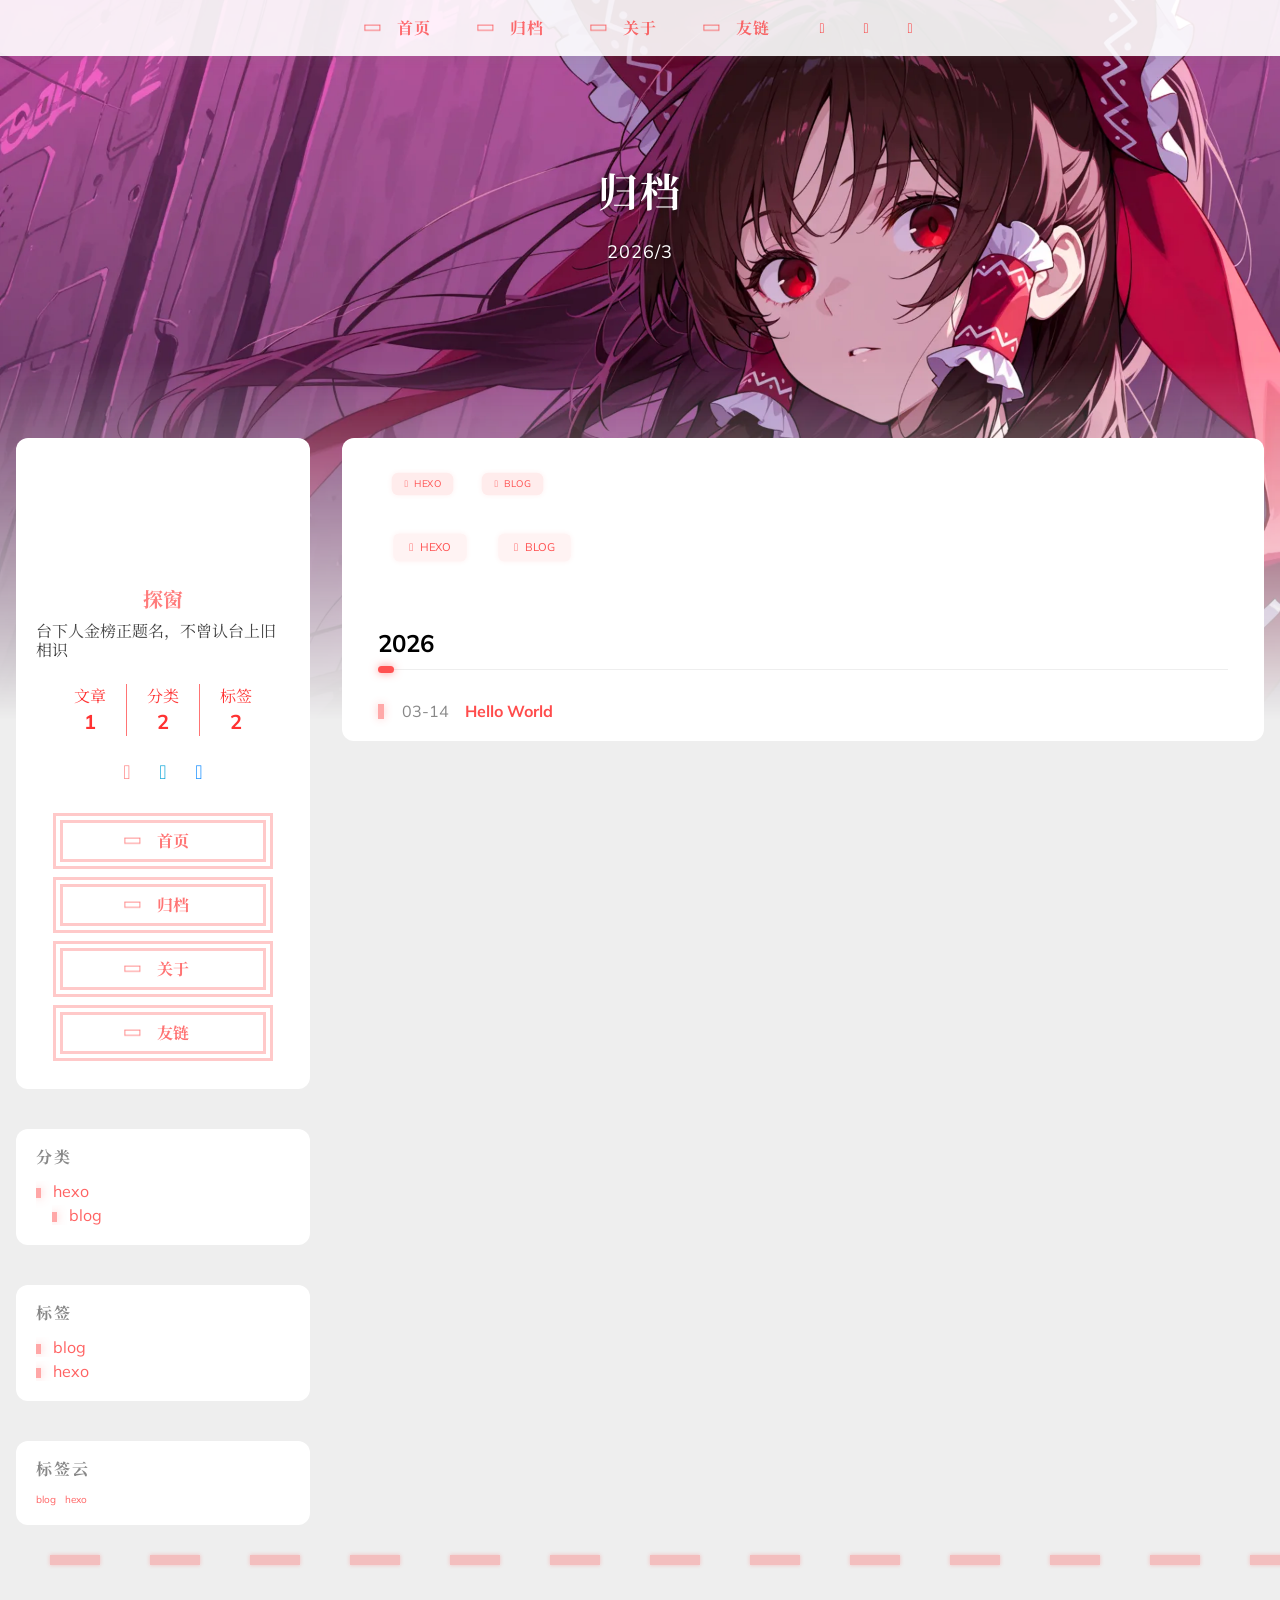
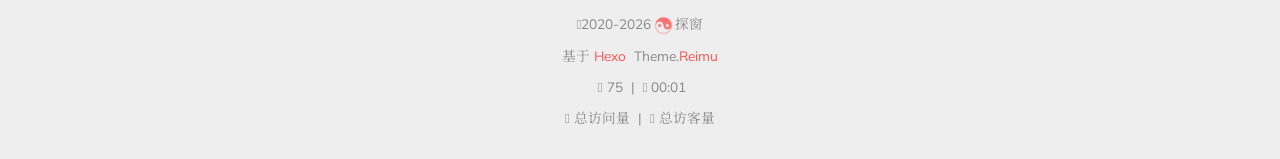
<file: archives/2026/03/index.html>
<!DOCTYPE html>
  <html lang="zh-CN"  
      data-theme-mode="auto"
  >
  <head>
  <meta charset="utf-8">
  
  
  
  <script>window.REIMU_CONFIG = {};window.REIMU_CONFIG.icon_font = '4552607_4k4bc36ef96';window.REIMU_CONFIG.clipboard_tips = {"success":{"zh-CN":"复制成功 (*^▽^*)"},"fail":{"zh-CN":"复制失败 (ﾟ⊿ﾟ)ﾂ"},"copyright":{"enable":false,"count":50,"license_type":"by-nc-sa"}};window.REIMU_CONFIG.clipboard_tips.copyright.content = '本博客所有文章除特别声明外，均采用 BY-NC-SA 许可协议。转载请注明出处！';window.REIMU_CONFIG.outdate = {"enable":true,"daysAgo":180,"message":{"en":"This article was last updated on {time}. Please note that the content may no longer be applicable.","zh-CN":"本文最后更新于 {time}，请注意文中内容可能已不适用。","zh-TW":"本文最後更新於 {time}，請注意文中內容可能已不適用。","ja":"この記事は最終更新日：{time}。記載内容が現在有効でない可能性がありますのでご注意ください。","pt-BR":"Este artigo foi atualizado pela última vez em {time}. Observe que o conteúdo pode não ser mais aplicável."}};window.REIMU_CONFIG.code_block = {"expand":true};window.REIMU_CONFIG.base = 'http://example.com';</script>
  <title>
    归档: 2026/3 | 他乡遇故知
  </title>
  <meta name="viewport" content="width=device-width, initial-scale=1, shrink-to-fit=no">
    <link rel="preconnect" href="https://fonts.gstatic.com" crossorigin><link rel="preload" as="style" href="https://fonts.googleapis.com/css?family=Mulish:400,400italic,700,700italic|Noto Serif SC:400,400italic,700,700italic&display=swap"><link rel="stylesheet" href="https://fonts.googleapis.com/css?family=Mulish:400,400italic,700,700italic|Noto Serif SC:400,400italic,700,700italic&display=swap" media="print" onload="this.media='all'">
    <link rel="preload" href="//at.alicdn.com/t/c/font_4552607_4k4bc36ef96.woff2" as="font" type="font/woff2" crossorigin="anonymous">
    
<link rel="stylesheet" href="/css/loader.css">

    <meta name="description" content="台下人金榜正题名，不曾认台上旧相识">
<meta property="og:type" content="website">
<meta property="og:title" content="他乡遇故知">
<meta property="og:url" content="http://example.com/archives/2026/03/index.html">
<meta property="og:site_name" content="他乡遇故知">
<meta property="og:description" content="台下人金榜正题名，不曾认台上旧相识">
<meta property="og:locale" content="zh_CN">
<meta property="og:image" content="http://example.com/images/banner.webp">
<meta property="article:author" content="探窗">
<meta name="twitter:card" content="summary">
<meta name="twitter:image" content="http://example.com/images/banner.webp">
    <link rel="alternate" href="/atom.xml" title="他乡遇故知" type="application/atom+xml">
    <link rel="shortcut icon" href="/images/favicon.ico">
  
<link rel="stylesheet" href="/css/style.css">

  <link rel="preload" as="style" onload="this.onload=null;this.rel='stylesheet'" href="https://npm.webcache.cn/photoswipe@5.4.4/dist/photoswipe.css" integrity="sha384-IfxC36XL/toUyJ939C73PcgMuRzAZuIzZxE38drsmO5p6jD7ei+Zx/1oA/0l8ysE" crossorigin="anonymous">
    
<script src="https://npm.webcache.cn/pace-js@1.2.4/pace.min.js" integrity="sha384-k6YtvFUEIuEFBdrLKJ3YAUbBki333tj1CSUisai5Cswsg9wcLNaPzsTHDswp4Az8" crossorigin="anonymous"></script>

    
<link rel="stylesheet" href="https://npm.webcache.cn/@reimujs/aos@0.1.2/dist/aos.css" integrity="sha384-GMRP93c6Hkz9JVKGAuRR3nTS7M07RwPgTFenXiosjq2VbVgvdDNcz1g6Mkj8AONa" crossorigin="anonymous">

<meta name="generator" content="Hexo 8.1.1"></head>

  <body>
      <div id='loader'>
    <div class="loading-left-bg loading-bg"></div>
    <div class="loading-right-bg loading-bg"></div>
    <div class="spinner-box">
      <div class="loading-taichi rotate">
          <svg width="150" height="150" viewBox="0 0 1024 1024" class="icon" version="1.1" xmlns="https://www.w3.org/2000/svg" shape-rendering="geometricPrecision">
            <path d="M303.5 432A80 80 0 0 1 291.5 592A80 80 0 0 1 303.5 432z" fill="var(--red-1, #ff5252)" />
            <path d="M512 65A447 447 0 0 1 512 959L512 929A417 417 0 0 0 512 95A417 417 0 0 0 512 929L512 959A447 447 0 0 1 512 65z 
           M512 95A417 417 0 0 1 929 512A208.5 208.5 0 0 1 720.5 720.5L720.5 592A80 80 0 0 0 720.5 432A80 80 0 0 0 720.5 592L720.5 720.5A208.5 208.5 0 0 1 512 512A208.5 208.5 0 0 0 303.5 303.5A208.5 208.5 0 0 0 95 512A417 417 0 0 1 512 95z" fill="var(--red-1, #ff5252)" />
          </svg>
      </div>
      <div class="loading-word">少女祈祷中...</div>
    </div>
  </div>
  </div>
  <script>
    var time = null;
    var loaderEl = document.getElementById('loader');
    var startLoading = () => {
      time = Date.now();
      loaderEl.classList.remove("loading");
    }
    var hideLoader = () => {
      document.body.style.overflow = 'auto';
      loader.classList.add('loading');
    };

    var endLoading = () => {
      if (!time) {
        hideLoader();
      } else {
        if (Date.now() - time > 500) {
          time = null;
          hideLoader();
        } else {
          setTimeout(endLoading, 500 - (Date.now() - time));
          time = null;
        }
      }
    }
    window.addEventListener('DOMContentLoaded', endLoading);
    loaderEl.addEventListener('click', endLoading);
  </script>
<div id="copy-tooltip"></div>
<div id="heatmap-tooltip"></div>


    <div id="container">
      <div id="wrap">
        <div id="header-nav">
  <nav id="main-nav" aria-label="Primary navigation">
        <a class="main-nav-link-wrap" href="/">
            <div class="main-nav-icon icon rotate">
                &#xe62b;
            </div>
          <span class="main-nav-link">首页</span>
        </a>
        <a class="main-nav-link-wrap" href="/archives">
            <div class="main-nav-icon icon rotate">
                &#xe62b;
            </div>
          <span class="main-nav-link">归档</span>
        </a>
        <a class="main-nav-link-wrap" href="/about">
            <div class="main-nav-icon icon rotate">
                &#xe62b;
            </div>
          <span class="main-nav-link">关于</span>
        </a>
        <a class="main-nav-link-wrap" href="/friend">
            <div class="main-nav-icon icon rotate">
                &#xe62b;
            </div>
          <span class="main-nav-link">友链</span>
        </a>
    <a id="main-nav-toggle" class="nav-icon" aria-label="Toggle navigation" role="button"></a>
  </nav>
  <nav id="sub-nav" aria-label="Secondary navigation">
      <a id="nav-rss-link" class="nav-icon" href="/atom.xml" title="RSS 订阅" aria-label="RSS 订阅" target="_blank"></a>
      <a id="nav-search-btn" class="nav-icon popup-trigger" title="搜索" aria-label="搜索"></a>
  </nav>
</div>
<header id="header" aria-label="Site header">
      <picture>
      </picture>
        <img  fetchpriority="high" src="/images/banner.webp" alt="">
  <div id="header-outer">
    <div id="header-title">
          <span id="logo">
            <h1 data-aos="slide-up">归档</h1>
          </span>
        <h2 id="subtitle-wrap" data-aos="slide-down">
              <span id="subtitle">2026/3</span>
        </h2>
    </div>
  </div>
</header>

        <div id="content" aria-label="Page content" class="sidebar-left"  >
          <aside id="sidebar" aria-label="Sidebar">
  <div class="sidebar-wrapper-container ">
  <div class="sidebar-wrapper">
    <div class="sidebar-wrap" data-aos="fade-up">
        <div class="sidebar-author">
  <img data-src="/avatar/avatar.webp" data-sizes="auto" alt="探窗" class="lazyload">
  <div class="sidebar-author-name">探窗</div>
  <div class="sidebar-description">台下人金榜正题名，不曾认台上旧相识</div>
</div>
<div class="sidebar-state">
  <div class="sidebar-state-article">
    <div>文章</div>
    <div class="sidebar-state-number">1</div>
  </div>
  <div class="sidebar-state-category">
    <div>分类</div>
    <div class="sidebar-state-number">2</div>
  </div>
  <div class="sidebar-state-tag">
    <div>标签</div>
    <div class="sidebar-state-number">2</div>
  </div>
</div>
<div class="sidebar-social" >
    <div class="icon-email sidebar-social-icon">
      <a href=z_lang@qq.com itemprop="url" target="_blank" aria-label="email" rel="noopener nofollow noreferrer"></a>
    </div>
    <div class="icon-bilibili sidebar-social-icon">
      <a href=https://www.bilibili.com/ itemprop="url" target="_blank" aria-label="bilibili" rel="noopener nofollow noreferrer"></a>
    </div>
    <div class="icon-zhihu sidebar-social-icon">
      <a href=https://www.zhihu.com itemprop="url" target="_blank" aria-label="zhihu" rel="noopener nofollow noreferrer"></a>
    </div>
</div>
<div class="sidebar-menu">
      <div class="sidebar-menu-link-wrap">
        <a class="sidebar-menu-link-dummy" href="/" aria-label="首页"></a>
          <div class="sidebar-menu-icon icon rotate">
              &#xe62b;
          </div>
        <div class="sidebar-menu-link">首页</div>
      </div>
      <div class="sidebar-menu-link-wrap">
        <a class="sidebar-menu-link-dummy" href="/archives" aria-label="归档"></a>
          <div class="sidebar-menu-icon icon rotate">
              &#xe62b;
          </div>
        <div class="sidebar-menu-link">归档</div>
      </div>
      <div class="sidebar-menu-link-wrap">
        <a class="sidebar-menu-link-dummy" href="/about" aria-label="关于"></a>
          <div class="sidebar-menu-icon icon rotate">
              &#xe62b;
          </div>
        <div class="sidebar-menu-link">关于</div>
      </div>
      <div class="sidebar-menu-link-wrap">
        <a class="sidebar-menu-link-dummy" href="/friend" aria-label="友链"></a>
          <div class="sidebar-menu-icon icon rotate">
              &#xe62b;
          </div>
        <div class="sidebar-menu-link">友链</div>
      </div>
</div>

    </div>
  </div>
  <div class="sidebar-widget">
        <div class="widget-wrapper">
    <div class="widget-wrap" data-aos="fade-up">
      <h3 class="widget-title">分类</h3>
      <div class="widget">
        <ul class="category-list"><li class="category-list-item"><a class="category-list-link" href="/categories/hexo/" title="hexo">hexo</a><ul class="category-list-child"><li class="category-list-item"><a class="category-list-link" href="/categories/hexo/blog/" title="blog">blog</a></li></ul></li></ul>
      </div>
    </div>
  </div>

        <div class="widget-wrapper">
    <div class="widget-wrap" data-aos="fade-up">
      <h3 class="widget-title">标签</h3>
      <div class="widget">
        <ul class="tag-list" itemprop="keywords"><li class="tag-list-item"><a class="tag-list-link" href="/tags/blog/" rel="tag" title="blog">blog</a></li><li class="tag-list-item"><a class="tag-list-link" href="/tags/hexo/" rel="tag" title="hexo">hexo</a></li></ul>
      </div>
    </div>
  </div>

        <div class="widget-wrapper">
    <div class="widget-wrap" data-aos="fade-up">
      <h3 class="widget-title">标签云</h3>
      <div class="widget tagcloud">
        <a href="/tags/blog/" style="font-size: 10px;">blog</a> <a href="/tags/hexo/" style="font-size: 10px;">hexo</a>
      </div>
    </div>
  </div>

  </div>
  </div>
</aside>

          <section id="main" aria-label="Main content"><div class="archives-outer-wrap" data-aos="fade-up">
    <div class="tag-wrap">
    <div class="archives-tag-list-item" data-aos="zoom-in">
      <a class="archives-tag-list-link" href="/tags/hexo/">hexo</a>
    </div>
    <div class="archives-tag-list-item" data-aos="zoom-in">
      <a class="archives-tag-list-link" href="/tags/blog/">blog</a>
    </div>
</div>
<div class="category-wrap">
    <div class="archives-category-list-item" data-aos="zoom-in">
      <a class="archives-category-list-link" href="/categories/hexo/">hexo</a>
    </div>
    <div class="archives-category-list-item" data-aos="zoom-in">
      <a class="archives-category-list-link" href="/categories/hexo/blog/">blog</a>
    </div>
</div>
        <section class="archives-wrap" data-aos="fade-up">
          <div class="archive-year-wrap">
            <a href="/archives/2026" class="archive-year">2026</a>
          </div>
          <ul>
            <li class="archive-article">
  <div class="archive-article-date">
    <span>
      <time class="dt-published" datetime="2026-03-13T16:48:06.901Z" itemprop="datePublished">03-14</time>
    </span>
  </div>
    <a class="archive-article-title" href="/2026/03/14/hello-world/">Hello World</a>
</li>

          </ul>
        </section>
  </div>

</section>
        </div>
        <footer id="footer" aria-label="Site footer">
  <div style="width: 100%; overflow: hidden">
    <div class="footer-line"></div>
  </div>
  <div id="footer-info">
    <div>
      <span class="icon-copyright"></span>
        2020-2026
        <span class="footer-info-sep rotate"></span>
      探窗
    </div>
      <div>
        基于&nbsp;<a href="https://hexo.io/" rel="noopener nofollow noreferrer" target="_blank">Hexo</a>&nbsp;
        Theme.<a href="https://github.com/D-Sketon/hexo-theme-reimu" rel="noopener nofollow noreferrer" target="_blank">Reimu</a>
      </div>
      <div>
        <span class="icon-brush"></span>
        75
        &nbsp;|&nbsp;
        <span class="icon-coffee"></span>
        00:01
      </div>
      <div>
        <span class="icon-eye"></span>
        <span id="busuanzi_container_site_pv">总访问量&nbsp;<span id="busuanzi_value_site_pv"></span></span>
        &nbsp;|&nbsp;
        <span class="icon-user"></span>
        <span id="busuanzi_container_site_uv">总访客量&nbsp;<span id="busuanzi_value_site_uv"></span></span>
      </div>
  </div>
</footer>

          <div class="sidebar-top">
            <div class="sidebar-top-taichi rotate"></div>
            <div class="arrow-up"></div>
          </div>
        <div id="mask" class="hide"></div>
      </div>
      <nav id="mobile-nav" aria-label="Mobile navigation">
  <div class="sidebar-wrap">
      <div class="sidebar-author">
  <img data-src="/avatar/avatar.webp" data-sizes="auto" alt="探窗" class="lazyload">
  <div class="sidebar-author-name">探窗</div>
  <div class="sidebar-description">台下人金榜正题名，不曾认台上旧相识</div>
</div>
<div class="sidebar-state">
  <div class="sidebar-state-article">
    <div>文章</div>
    <div class="sidebar-state-number">1</div>
  </div>
  <div class="sidebar-state-category">
    <div>分类</div>
    <div class="sidebar-state-number">2</div>
  </div>
  <div class="sidebar-state-tag">
    <div>标签</div>
    <div class="sidebar-state-number">2</div>
  </div>
</div>
<div class="sidebar-social" >
    <div class="icon-email sidebar-social-icon">
      <a href=z_lang@qq.com itemprop="url" target="_blank" aria-label="email" rel="noopener nofollow noreferrer"></a>
    </div>
    <div class="icon-bilibili sidebar-social-icon">
      <a href=https://www.bilibili.com/ itemprop="url" target="_blank" aria-label="bilibili" rel="noopener nofollow noreferrer"></a>
    </div>
    <div class="icon-zhihu sidebar-social-icon">
      <a href=https://www.zhihu.com itemprop="url" target="_blank" aria-label="zhihu" rel="noopener nofollow noreferrer"></a>
    </div>
</div>
<div class="sidebar-menu">
      <div class="sidebar-menu-link-wrap">
        <a class="sidebar-menu-link-dummy" href="/" aria-label="首页"></a>
          <div class="sidebar-menu-icon icon rotate">
              &#xe62b;
          </div>
        <div class="sidebar-menu-link">首页</div>
      </div>
      <div class="sidebar-menu-link-wrap">
        <a class="sidebar-menu-link-dummy" href="/archives" aria-label="归档"></a>
          <div class="sidebar-menu-icon icon rotate">
              &#xe62b;
          </div>
        <div class="sidebar-menu-link">归档</div>
      </div>
      <div class="sidebar-menu-link-wrap">
        <a class="sidebar-menu-link-dummy" href="/about" aria-label="关于"></a>
          <div class="sidebar-menu-icon icon rotate">
              &#xe62b;
          </div>
        <div class="sidebar-menu-link">关于</div>
      </div>
      <div class="sidebar-menu-link-wrap">
        <a class="sidebar-menu-link-dummy" href="/friend" aria-label="友链"></a>
          <div class="sidebar-menu-icon icon rotate">
              &#xe62b;
          </div>
        <div class="sidebar-menu-link">友链</div>
      </div>
</div>

  </div>
</nav>

    </div>
      <div class="site-search">
        <div class="reimu-popup popup">
          <div class="reimu-search">
            <div class="reimu-search-input-icon"></div>
            <div id="reimu-search-input"></div>
            <div class="popup-btn-close"></div>
          </div>
          <div class="reimu-results">
            <div id="reimu-stats"></div>
            <div id="reimu-hits"></div>
            <div id="reimu-pagination" class="reimu-pagination"></div>
          </div>
          <img class="reimu-bg" src="/images/reimu.png"/>
        </div>
      </div>
    
<script src="https://npm.webcache.cn/lazysizes@5.3.2/lazysizes.min.js" integrity="sha384-3gT&#x2F;vsepWkfz&#x2F;ff7PpWNUeMzeWoH3cDhm&#x2F;A8jM7ouoAK0&#x2F;fP&#x2F;9bcHHR5kHq2nf+e" crossorigin="anonymous"></script>


<script src="https://npm.webcache.cn/clipboard@2.0.11/dist/clipboard.min.js" integrity="sha384-J08i8An&#x2F;QeARD9ExYpvphB8BsyOj3Gh2TSh1aLINKO3L0cMSH2dN3E22zFoXEi0Q" crossorigin="anonymous"></script>




<script src="/js/script.js"></script>


  
<script src="/js/aos.js"></script>

  <script>
    var aosInit = () => {
      AOS.init({
        duration: 1000,
        easing: "ease",
        once: true,
        offset: 50,
      });
    };
    if (document.readyState === 'loading') {
      document.addEventListener('DOMContentLoaded', aosInit);
    } else {
      aosInit();
    }
  </script>


<script src="/js/pjax_script.js" data-pjax></script>


  
<script src="/js/generator_search.js" defer></script>



  <script>
    var setupFirework = () => {
      if (!false || !window.matchMedia('(max-width: 768px)').matches) {
        window.firework && window.firework(JSON.parse('{"excludeElements":["a","button"],"particles":[{"shape":"circle","move":["emit"],"easing":"easeOutExpo","colors":["var(--red-1)","var(--red-2)","var(--red-3)","var(--red-4)"],"number":20,"duration":[1200,1800],"shapeOptions":{"radius":[16,32],"alpha":[0.3,0.5]}},{"shape":"circle","move":["diffuse"],"easing":"easeOutExpo","colors":["var(--red-0)"],"number":1,"duration":[1200,1800],"shapeOptions":{"radius":20,"alpha":[0.2,0.5],"lineWidth":6}}]}'));
      }
    }
  </script>
  
<script src="https://npm.webcache.cn/mouse-firework@0.2.0/dist/index.umd.js" integrity="sha384-qi9WggRt19tv8Vc7pCHW3ulMNLwrn515zaLEWZjl1px07vz8+pUoWX8n1rgq282T" crossorigin="anonymous" onload="setupFirework()" defer></script>





  
<script src="https://npm.webcache.cn/quicklink@3.0.1/dist/quicklink.umd.js" integrity="sha384-caMDqvgav&#x2F;HWdEYQU1QRRHMLleigpL1YHAG0m371DhzfL8rRzUyOb+bEHtwlmYjD" crossorigin="anonymous"></script>

  <script data-pjax>
    window.quicklink?.listen({
      timeout: 3000,
      priority: true,
      ignores: []
    });
  </script>

<div id="lazy-script">
  <div>
  </div>
</div>


  <script>
    console.log(String.raw`%c 
 ______     ______     __     __    __     __  __    
/\  == \   /\  ___\   /\ \   /\ "-./  \   /\ \/\ \   
\ \  __<   \ \  __\   \ \ \  \ \ \-./\ \  \ \ \_\ \  
 \ \_\ \_\  \ \_____\  \ \_\  \ \_\ \ \_\  \ \_____\ 
  \/_/ /_/   \/_____/   \/_/   \/_/  \/_/   \/_____/ 
                                                  
`,'color: #ff5252;')
    console.log('%c Theme.Reimu v' + '1.12.2' + ' %c https://github.com/D-Sketon/hexo-theme-reimu ', 'color: white; background: #ff5252; padding:5px 0;', 'padding:4px;border:1px solid #ff5252;')
  </script>
  

<script data-pjax>
  var updateTime = _$('#post-update-time')?.innerHTML;

  if (updateTime) {
    const update = new Date(updateTime);
    const now = new Date();
    const diff = now - update;
    const days = diff / 86400000;
    const { daysAgo, message: template } = window.REIMU_CONFIG.outdate;
    if (days >= daysAgo) {
      let message = `This article was last updated on ${updateTime}. Please note that the content may no longer be applicable.`;
      if (typeof template === 'string') {
        message = template.replace(/{time}/, updateTime);
      } else if (typeof template === 'object') {
        const lang = document.documentElement.lang;
        const messageKey = Object.keys(template).find(key => key.toLowerCase() === lang.toLowerCase());
        if (messageKey && template[messageKey]) {
          message = template[messageKey].replace(/{time}/, updateTime);
        }
      }
      const blockquote = _$('#outdate-blockquote');
      if (blockquote) {
        blockquote.querySelectorAll('p')[1].innerText = message;
        blockquote.style.display = 'flow-root';
      }
    }
  }
</script>

  
<script src="https://npm.webcache.cn/busuanzi@2.3.0/bsz.pure.mini.js" integrity="sha384-0M75wtSkhjIInv4coYlaJU83+OypaRCIq2SukQVQX04eGTCBXJDuWAbJet56id+S" crossorigin="anonymous" async></script>


<script>
  if ('serviceWorker' in navigator) {
    navigator.serviceWorker.getRegistrations().then((registrations) => {
      for (let registration of registrations) {
        registration.unregister();
      }
    });
  }
</script>




  </body>
  </html>
</file>
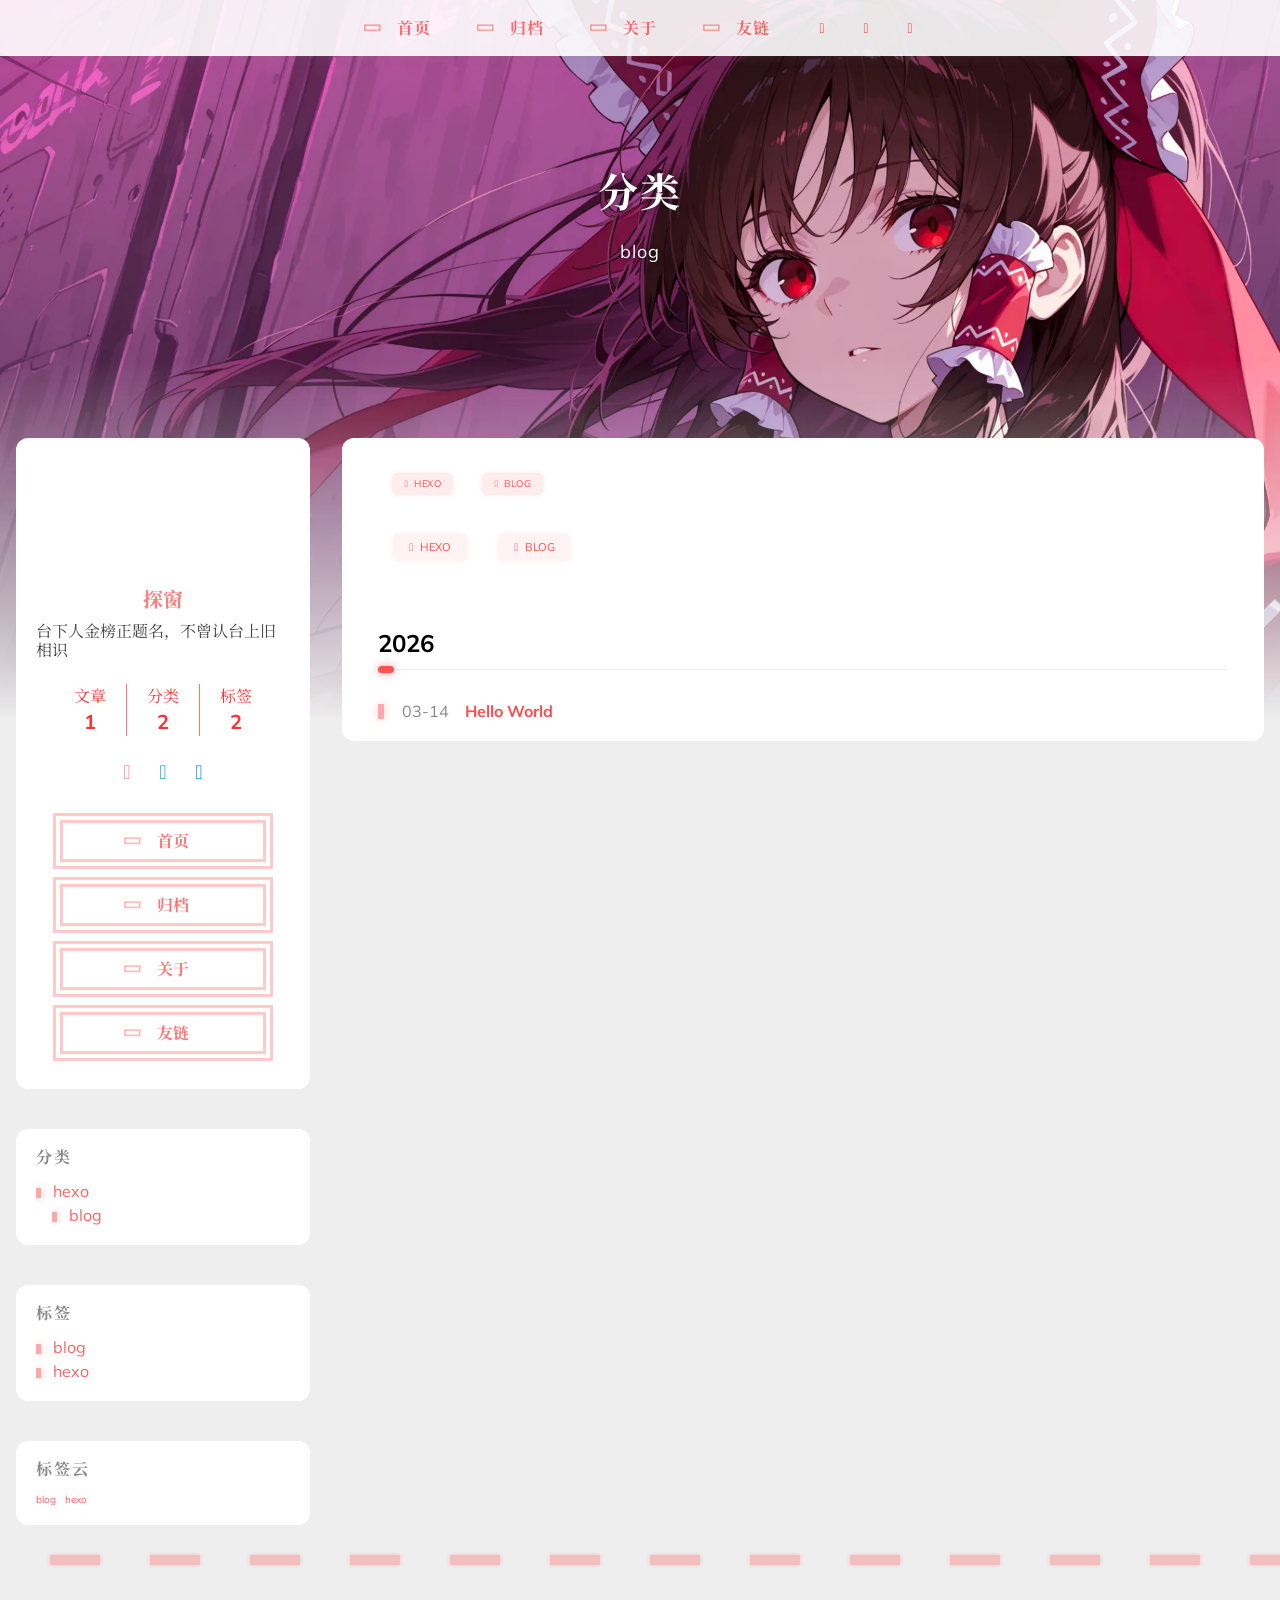
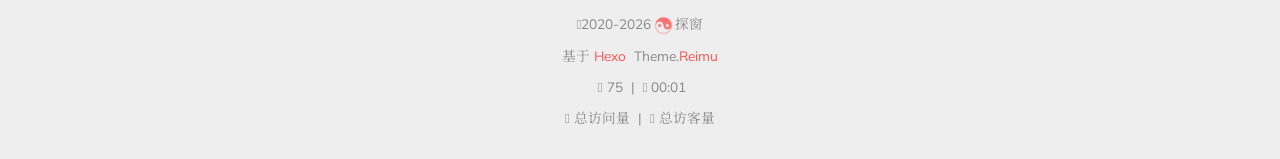
<file: categories/hexo/blog/index.html>
<!DOCTYPE html>
  <html lang="zh-CN"  
      data-theme-mode="auto"
  >
  <head>
  <meta charset="utf-8">
  
  
  
  <script>window.REIMU_CONFIG = {};window.REIMU_CONFIG.icon_font = '4552607_4k4bc36ef96';window.REIMU_CONFIG.clipboard_tips = {"success":{"zh-CN":"复制成功 (*^▽^*)"},"fail":{"zh-CN":"复制失败 (ﾟ⊿ﾟ)ﾂ"},"copyright":{"enable":false,"count":50,"license_type":"by-nc-sa"}};window.REIMU_CONFIG.clipboard_tips.copyright.content = '本博客所有文章除特别声明外，均采用 BY-NC-SA 许可协议。转载请注明出处！';window.REIMU_CONFIG.outdate = {"enable":true,"daysAgo":180,"message":{"en":"This article was last updated on {time}. Please note that the content may no longer be applicable.","zh-CN":"本文最后更新于 {time}，请注意文中内容可能已不适用。","zh-TW":"本文最後更新於 {time}，請注意文中內容可能已不適用。","ja":"この記事は最終更新日：{time}。記載内容が現在有効でない可能性がありますのでご注意ください。","pt-BR":"Este artigo foi atualizado pela última vez em {time}. Observe que o conteúdo pode não ser mais aplicável."}};window.REIMU_CONFIG.code_block = {"expand":true};window.REIMU_CONFIG.base = 'http://example.com';</script>
  <title>
    目录: blog | 他乡遇故知
  </title>
  <meta name="viewport" content="width=device-width, initial-scale=1, shrink-to-fit=no">
    <link rel="preconnect" href="https://fonts.gstatic.com" crossorigin><link rel="preload" as="style" href="https://fonts.googleapis.com/css?family=Mulish:400,400italic,700,700italic|Noto Serif SC:400,400italic,700,700italic&display=swap"><link rel="stylesheet" href="https://fonts.googleapis.com/css?family=Mulish:400,400italic,700,700italic|Noto Serif SC:400,400italic,700,700italic&display=swap" media="print" onload="this.media='all'">
    <link rel="preload" href="//at.alicdn.com/t/c/font_4552607_4k4bc36ef96.woff2" as="font" type="font/woff2" crossorigin="anonymous">
    
<link rel="stylesheet" href="/css/loader.css">

    <meta name="description" content="台下人金榜正题名，不曾认台上旧相识">
<meta property="og:type" content="website">
<meta property="og:title" content="他乡遇故知">
<meta property="og:url" content="http://example.com/categories/hexo/blog/index.html">
<meta property="og:site_name" content="他乡遇故知">
<meta property="og:description" content="台下人金榜正题名，不曾认台上旧相识">
<meta property="og:locale" content="zh_CN">
<meta property="og:image" content="http://example.com/images/banner.webp">
<meta property="article:author" content="探窗">
<meta name="twitter:card" content="summary">
<meta name="twitter:image" content="http://example.com/images/banner.webp">
    <link rel="alternate" href="/atom.xml" title="他乡遇故知" type="application/atom+xml">
    <link rel="shortcut icon" href="/images/favicon.ico">
  
<link rel="stylesheet" href="/css/style.css">

  <link rel="preload" as="style" onload="this.onload=null;this.rel='stylesheet'" href="https://npm.webcache.cn/photoswipe@5.4.4/dist/photoswipe.css" integrity="sha384-IfxC36XL/toUyJ939C73PcgMuRzAZuIzZxE38drsmO5p6jD7ei+Zx/1oA/0l8ysE" crossorigin="anonymous">
    
<script src="https://npm.webcache.cn/pace-js@1.2.4/pace.min.js" integrity="sha384-k6YtvFUEIuEFBdrLKJ3YAUbBki333tj1CSUisai5Cswsg9wcLNaPzsTHDswp4Az8" crossorigin="anonymous"></script>

    
<link rel="stylesheet" href="https://npm.webcache.cn/@reimujs/aos@0.1.2/dist/aos.css" integrity="sha384-GMRP93c6Hkz9JVKGAuRR3nTS7M07RwPgTFenXiosjq2VbVgvdDNcz1g6Mkj8AONa" crossorigin="anonymous">

<meta name="generator" content="Hexo 8.1.1"></head>

  <body>
      <div id='loader'>
    <div class="loading-left-bg loading-bg"></div>
    <div class="loading-right-bg loading-bg"></div>
    <div class="spinner-box">
      <div class="loading-taichi rotate">
          <svg width="150" height="150" viewBox="0 0 1024 1024" class="icon" version="1.1" xmlns="https://www.w3.org/2000/svg" shape-rendering="geometricPrecision">
            <path d="M303.5 432A80 80 0 0 1 291.5 592A80 80 0 0 1 303.5 432z" fill="var(--red-1, #ff5252)" />
            <path d="M512 65A447 447 0 0 1 512 959L512 929A417 417 0 0 0 512 95A417 417 0 0 0 512 929L512 959A447 447 0 0 1 512 65z 
           M512 95A417 417 0 0 1 929 512A208.5 208.5 0 0 1 720.5 720.5L720.5 592A80 80 0 0 0 720.5 432A80 80 0 0 0 720.5 592L720.5 720.5A208.5 208.5 0 0 1 512 512A208.5 208.5 0 0 0 303.5 303.5A208.5 208.5 0 0 0 95 512A417 417 0 0 1 512 95z" fill="var(--red-1, #ff5252)" />
          </svg>
      </div>
      <div class="loading-word">少女祈祷中...</div>
    </div>
  </div>
  </div>
  <script>
    var time = null;
    var loaderEl = document.getElementById('loader');
    var startLoading = () => {
      time = Date.now();
      loaderEl.classList.remove("loading");
    }
    var hideLoader = () => {
      document.body.style.overflow = 'auto';
      loader.classList.add('loading');
    };

    var endLoading = () => {
      if (!time) {
        hideLoader();
      } else {
        if (Date.now() - time > 500) {
          time = null;
          hideLoader();
        } else {
          setTimeout(endLoading, 500 - (Date.now() - time));
          time = null;
        }
      }
    }
    window.addEventListener('DOMContentLoaded', endLoading);
    loaderEl.addEventListener('click', endLoading);
  </script>
<div id="copy-tooltip"></div>
<div id="heatmap-tooltip"></div>


    <div id="container">
      <div id="wrap">
        <div id="header-nav">
  <nav id="main-nav" aria-label="Primary navigation">
        <a class="main-nav-link-wrap" href="/">
            <div class="main-nav-icon icon rotate">
                &#xe62b;
            </div>
          <span class="main-nav-link">首页</span>
        </a>
        <a class="main-nav-link-wrap" href="/archives">
            <div class="main-nav-icon icon rotate">
                &#xe62b;
            </div>
          <span class="main-nav-link">归档</span>
        </a>
        <a class="main-nav-link-wrap" href="/about">
            <div class="main-nav-icon icon rotate">
                &#xe62b;
            </div>
          <span class="main-nav-link">关于</span>
        </a>
        <a class="main-nav-link-wrap" href="/friend">
            <div class="main-nav-icon icon rotate">
                &#xe62b;
            </div>
          <span class="main-nav-link">友链</span>
        </a>
    <a id="main-nav-toggle" class="nav-icon" aria-label="Toggle navigation" role="button"></a>
  </nav>
  <nav id="sub-nav" aria-label="Secondary navigation">
      <a id="nav-rss-link" class="nav-icon" href="/atom.xml" title="RSS 订阅" aria-label="RSS 订阅" target="_blank"></a>
      <a id="nav-search-btn" class="nav-icon popup-trigger" title="搜索" aria-label="搜索"></a>
  </nav>
</div>
<header id="header" aria-label="Site header">
      <picture>
      </picture>
        <img  fetchpriority="high" src="/images/banner.webp" alt="">
  <div id="header-outer">
    <div id="header-title">
          <span id="logo">
            <h1 data-aos="slide-up">分类</h1>
          </span>
        <h2 id="subtitle-wrap" data-aos="slide-down">
              <span id="subtitle">blog</span>
        </h2>
    </div>
  </div>
</header>

        <div id="content" aria-label="Page content" class="sidebar-left"  >
          <aside id="sidebar" aria-label="Sidebar">
  <div class="sidebar-wrapper-container ">
  <div class="sidebar-wrapper">
    <div class="sidebar-wrap" data-aos="fade-up">
        <div class="sidebar-author">
  <img data-src="/avatar/avatar.webp" data-sizes="auto" alt="探窗" class="lazyload">
  <div class="sidebar-author-name">探窗</div>
  <div class="sidebar-description">台下人金榜正题名，不曾认台上旧相识</div>
</div>
<div class="sidebar-state">
  <div class="sidebar-state-article">
    <div>文章</div>
    <div class="sidebar-state-number">1</div>
  </div>
  <div class="sidebar-state-category">
    <div>分类</div>
    <div class="sidebar-state-number">2</div>
  </div>
  <div class="sidebar-state-tag">
    <div>标签</div>
    <div class="sidebar-state-number">2</div>
  </div>
</div>
<div class="sidebar-social" >
    <div class="icon-email sidebar-social-icon">
      <a href=z_lang@qq.com itemprop="url" target="_blank" aria-label="email" rel="noopener nofollow noreferrer"></a>
    </div>
    <div class="icon-bilibili sidebar-social-icon">
      <a href=https://www.bilibili.com/ itemprop="url" target="_blank" aria-label="bilibili" rel="noopener nofollow noreferrer"></a>
    </div>
    <div class="icon-zhihu sidebar-social-icon">
      <a href=https://www.zhihu.com itemprop="url" target="_blank" aria-label="zhihu" rel="noopener nofollow noreferrer"></a>
    </div>
</div>
<div class="sidebar-menu">
      <div class="sidebar-menu-link-wrap">
        <a class="sidebar-menu-link-dummy" href="/" aria-label="首页"></a>
          <div class="sidebar-menu-icon icon rotate">
              &#xe62b;
          </div>
        <div class="sidebar-menu-link">首页</div>
      </div>
      <div class="sidebar-menu-link-wrap">
        <a class="sidebar-menu-link-dummy" href="/archives" aria-label="归档"></a>
          <div class="sidebar-menu-icon icon rotate">
              &#xe62b;
          </div>
        <div class="sidebar-menu-link">归档</div>
      </div>
      <div class="sidebar-menu-link-wrap">
        <a class="sidebar-menu-link-dummy" href="/about" aria-label="关于"></a>
          <div class="sidebar-menu-icon icon rotate">
              &#xe62b;
          </div>
        <div class="sidebar-menu-link">关于</div>
      </div>
      <div class="sidebar-menu-link-wrap">
        <a class="sidebar-menu-link-dummy" href="/friend" aria-label="友链"></a>
          <div class="sidebar-menu-icon icon rotate">
              &#xe62b;
          </div>
        <div class="sidebar-menu-link">友链</div>
      </div>
</div>

    </div>
  </div>
  <div class="sidebar-widget">
        <div class="widget-wrapper">
    <div class="widget-wrap" data-aos="fade-up">
      <h3 class="widget-title">分类</h3>
      <div class="widget">
        <ul class="category-list"><li class="category-list-item"><a class="category-list-link" href="/categories/hexo/" title="hexo">hexo</a><ul class="category-list-child"><li class="category-list-item"><a class="category-list-link" href="/categories/hexo/blog/" title="blog">blog</a></li></ul></li></ul>
      </div>
    </div>
  </div>

        <div class="widget-wrapper">
    <div class="widget-wrap" data-aos="fade-up">
      <h3 class="widget-title">标签</h3>
      <div class="widget">
        <ul class="tag-list" itemprop="keywords"><li class="tag-list-item"><a class="tag-list-link" href="/tags/blog/" rel="tag" title="blog">blog</a></li><li class="tag-list-item"><a class="tag-list-link" href="/tags/hexo/" rel="tag" title="hexo">hexo</a></li></ul>
      </div>
    </div>
  </div>

        <div class="widget-wrapper">
    <div class="widget-wrap" data-aos="fade-up">
      <h3 class="widget-title">标签云</h3>
      <div class="widget tagcloud">
        <a href="/tags/blog/" style="font-size: 10px;">blog</a> <a href="/tags/hexo/" style="font-size: 10px;">hexo</a>
      </div>
    </div>
  </div>

  </div>
  </div>
</aside>

          <section id="main" aria-label="Main content"><div class="archives-outer-wrap" data-aos="fade-up">
    <div class="tag-wrap">
    <div class="archives-tag-list-item" data-aos="zoom-in">
      <a class="archives-tag-list-link" href="/tags/hexo/">hexo</a>
    </div>
    <div class="archives-tag-list-item" data-aos="zoom-in">
      <a class="archives-tag-list-link" href="/tags/blog/">blog</a>
    </div>
</div>
<div class="category-wrap">
    <div class="archives-category-list-item" data-aos="zoom-in">
      <a class="archives-category-list-link" href="/categories/hexo/">hexo</a>
    </div>
    <div class="archives-category-list-item" data-aos="zoom-in">
      <a class="archives-category-list-link" href="/categories/hexo/blog/">blog</a>
    </div>
</div>
        <section class="archives-wrap" data-aos="fade-up">
          <div class="archive-year-wrap">
            <a href="/archives/2026" class="archive-year">2026</a>
          </div>
          <ul>
            <li class="archive-article">
  <div class="archive-article-date">
    <span>
      <time class="dt-published" datetime="2026-03-13T16:48:06.901Z" itemprop="datePublished">03-14</time>
    </span>
  </div>
    <a class="archive-article-title" href="/2026/03/14/hello-world/">Hello World</a>
</li>

          </ul>
        </section>
  </div>

</section>
        </div>
        <footer id="footer" aria-label="Site footer">
  <div style="width: 100%; overflow: hidden">
    <div class="footer-line"></div>
  </div>
  <div id="footer-info">
    <div>
      <span class="icon-copyright"></span>
        2020-2026
        <span class="footer-info-sep rotate"></span>
      探窗
    </div>
      <div>
        基于&nbsp;<a href="https://hexo.io/" rel="noopener nofollow noreferrer" target="_blank">Hexo</a>&nbsp;
        Theme.<a href="https://github.com/D-Sketon/hexo-theme-reimu" rel="noopener nofollow noreferrer" target="_blank">Reimu</a>
      </div>
      <div>
        <span class="icon-brush"></span>
        75
        &nbsp;|&nbsp;
        <span class="icon-coffee"></span>
        00:01
      </div>
      <div>
        <span class="icon-eye"></span>
        <span id="busuanzi_container_site_pv">总访问量&nbsp;<span id="busuanzi_value_site_pv"></span></span>
        &nbsp;|&nbsp;
        <span class="icon-user"></span>
        <span id="busuanzi_container_site_uv">总访客量&nbsp;<span id="busuanzi_value_site_uv"></span></span>
      </div>
  </div>
</footer>

          <div class="sidebar-top">
            <div class="sidebar-top-taichi rotate"></div>
            <div class="arrow-up"></div>
          </div>
        <div id="mask" class="hide"></div>
      </div>
      <nav id="mobile-nav" aria-label="Mobile navigation">
  <div class="sidebar-wrap">
      <div class="sidebar-author">
  <img data-src="/avatar/avatar.webp" data-sizes="auto" alt="探窗" class="lazyload">
  <div class="sidebar-author-name">探窗</div>
  <div class="sidebar-description">台下人金榜正题名，不曾认台上旧相识</div>
</div>
<div class="sidebar-state">
  <div class="sidebar-state-article">
    <div>文章</div>
    <div class="sidebar-state-number">1</div>
  </div>
  <div class="sidebar-state-category">
    <div>分类</div>
    <div class="sidebar-state-number">2</div>
  </div>
  <div class="sidebar-state-tag">
    <div>标签</div>
    <div class="sidebar-state-number">2</div>
  </div>
</div>
<div class="sidebar-social" >
    <div class="icon-email sidebar-social-icon">
      <a href=z_lang@qq.com itemprop="url" target="_blank" aria-label="email" rel="noopener nofollow noreferrer"></a>
    </div>
    <div class="icon-bilibili sidebar-social-icon">
      <a href=https://www.bilibili.com/ itemprop="url" target="_blank" aria-label="bilibili" rel="noopener nofollow noreferrer"></a>
    </div>
    <div class="icon-zhihu sidebar-social-icon">
      <a href=https://www.zhihu.com itemprop="url" target="_blank" aria-label="zhihu" rel="noopener nofollow noreferrer"></a>
    </div>
</div>
<div class="sidebar-menu">
      <div class="sidebar-menu-link-wrap">
        <a class="sidebar-menu-link-dummy" href="/" aria-label="首页"></a>
          <div class="sidebar-menu-icon icon rotate">
              &#xe62b;
          </div>
        <div class="sidebar-menu-link">首页</div>
      </div>
      <div class="sidebar-menu-link-wrap">
        <a class="sidebar-menu-link-dummy" href="/archives" aria-label="归档"></a>
          <div class="sidebar-menu-icon icon rotate">
              &#xe62b;
          </div>
        <div class="sidebar-menu-link">归档</div>
      </div>
      <div class="sidebar-menu-link-wrap">
        <a class="sidebar-menu-link-dummy" href="/about" aria-label="关于"></a>
          <div class="sidebar-menu-icon icon rotate">
              &#xe62b;
          </div>
        <div class="sidebar-menu-link">关于</div>
      </div>
      <div class="sidebar-menu-link-wrap">
        <a class="sidebar-menu-link-dummy" href="/friend" aria-label="友链"></a>
          <div class="sidebar-menu-icon icon rotate">
              &#xe62b;
          </div>
        <div class="sidebar-menu-link">友链</div>
      </div>
</div>

  </div>
</nav>

    </div>
      <div class="site-search">
        <div class="reimu-popup popup">
          <div class="reimu-search">
            <div class="reimu-search-input-icon"></div>
            <div id="reimu-search-input"></div>
            <div class="popup-btn-close"></div>
          </div>
          <div class="reimu-results">
            <div id="reimu-stats"></div>
            <div id="reimu-hits"></div>
            <div id="reimu-pagination" class="reimu-pagination"></div>
          </div>
          <img class="reimu-bg" src="/images/reimu.png"/>
        </div>
      </div>
    
<script src="https://npm.webcache.cn/lazysizes@5.3.2/lazysizes.min.js" integrity="sha384-3gT&#x2F;vsepWkfz&#x2F;ff7PpWNUeMzeWoH3cDhm&#x2F;A8jM7ouoAK0&#x2F;fP&#x2F;9bcHHR5kHq2nf+e" crossorigin="anonymous"></script>


<script src="https://npm.webcache.cn/clipboard@2.0.11/dist/clipboard.min.js" integrity="sha384-J08i8An&#x2F;QeARD9ExYpvphB8BsyOj3Gh2TSh1aLINKO3L0cMSH2dN3E22zFoXEi0Q" crossorigin="anonymous"></script>




<script src="/js/script.js"></script>


  
<script src="/js/aos.js"></script>

  <script>
    var aosInit = () => {
      AOS.init({
        duration: 1000,
        easing: "ease",
        once: true,
        offset: 50,
      });
    };
    if (document.readyState === 'loading') {
      document.addEventListener('DOMContentLoaded', aosInit);
    } else {
      aosInit();
    }
  </script>


<script src="/js/pjax_script.js" data-pjax></script>


  
<script src="/js/generator_search.js" defer></script>



  <script>
    var setupFirework = () => {
      if (!false || !window.matchMedia('(max-width: 768px)').matches) {
        window.firework && window.firework(JSON.parse('{"excludeElements":["a","button"],"particles":[{"shape":"circle","move":["emit"],"easing":"easeOutExpo","colors":["var(--red-1)","var(--red-2)","var(--red-3)","var(--red-4)"],"number":20,"duration":[1200,1800],"shapeOptions":{"radius":[16,32],"alpha":[0.3,0.5]}},{"shape":"circle","move":["diffuse"],"easing":"easeOutExpo","colors":["var(--red-0)"],"number":1,"duration":[1200,1800],"shapeOptions":{"radius":20,"alpha":[0.2,0.5],"lineWidth":6}}]}'));
      }
    }
  </script>
  
<script src="https://npm.webcache.cn/mouse-firework@0.2.0/dist/index.umd.js" integrity="sha384-qi9WggRt19tv8Vc7pCHW3ulMNLwrn515zaLEWZjl1px07vz8+pUoWX8n1rgq282T" crossorigin="anonymous" onload="setupFirework()" defer></script>





  
<script src="https://npm.webcache.cn/quicklink@3.0.1/dist/quicklink.umd.js" integrity="sha384-caMDqvgav&#x2F;HWdEYQU1QRRHMLleigpL1YHAG0m371DhzfL8rRzUyOb+bEHtwlmYjD" crossorigin="anonymous"></script>

  <script data-pjax>
    window.quicklink?.listen({
      timeout: 3000,
      priority: true,
      ignores: []
    });
  </script>

<div id="lazy-script">
  <div>
  </div>
</div>


  <script>
    console.log(String.raw`%c 
 ______     ______     __     __    __     __  __    
/\  == \   /\  ___\   /\ \   /\ "-./  \   /\ \/\ \   
\ \  __<   \ \  __\   \ \ \  \ \ \-./\ \  \ \ \_\ \  
 \ \_\ \_\  \ \_____\  \ \_\  \ \_\ \ \_\  \ \_____\ 
  \/_/ /_/   \/_____/   \/_/   \/_/  \/_/   \/_____/ 
                                                  
`,'color: #ff5252;')
    console.log('%c Theme.Reimu v' + '1.12.2' + ' %c https://github.com/D-Sketon/hexo-theme-reimu ', 'color: white; background: #ff5252; padding:5px 0;', 'padding:4px;border:1px solid #ff5252;')
  </script>
  

<script data-pjax>
  var updateTime = _$('#post-update-time')?.innerHTML;

  if (updateTime) {
    const update = new Date(updateTime);
    const now = new Date();
    const diff = now - update;
    const days = diff / 86400000;
    const { daysAgo, message: template } = window.REIMU_CONFIG.outdate;
    if (days >= daysAgo) {
      let message = `This article was last updated on ${updateTime}. Please note that the content may no longer be applicable.`;
      if (typeof template === 'string') {
        message = template.replace(/{time}/, updateTime);
      } else if (typeof template === 'object') {
        const lang = document.documentElement.lang;
        const messageKey = Object.keys(template).find(key => key.toLowerCase() === lang.toLowerCase());
        if (messageKey && template[messageKey]) {
          message = template[messageKey].replace(/{time}/, updateTime);
        }
      }
      const blockquote = _$('#outdate-blockquote');
      if (blockquote) {
        blockquote.querySelectorAll('p')[1].innerText = message;
        blockquote.style.display = 'flow-root';
      }
    }
  }
</script>

  
<script src="https://npm.webcache.cn/busuanzi@2.3.0/bsz.pure.mini.js" integrity="sha384-0M75wtSkhjIInv4coYlaJU83+OypaRCIq2SukQVQX04eGTCBXJDuWAbJet56id+S" crossorigin="anonymous" async></script>


<script>
  if ('serviceWorker' in navigator) {
    navigator.serviceWorker.getRegistrations().then((registrations) => {
      for (let registration of registrations) {
        registration.unregister();
      }
    });
  }
</script>




  </body>
  </html>
</file>
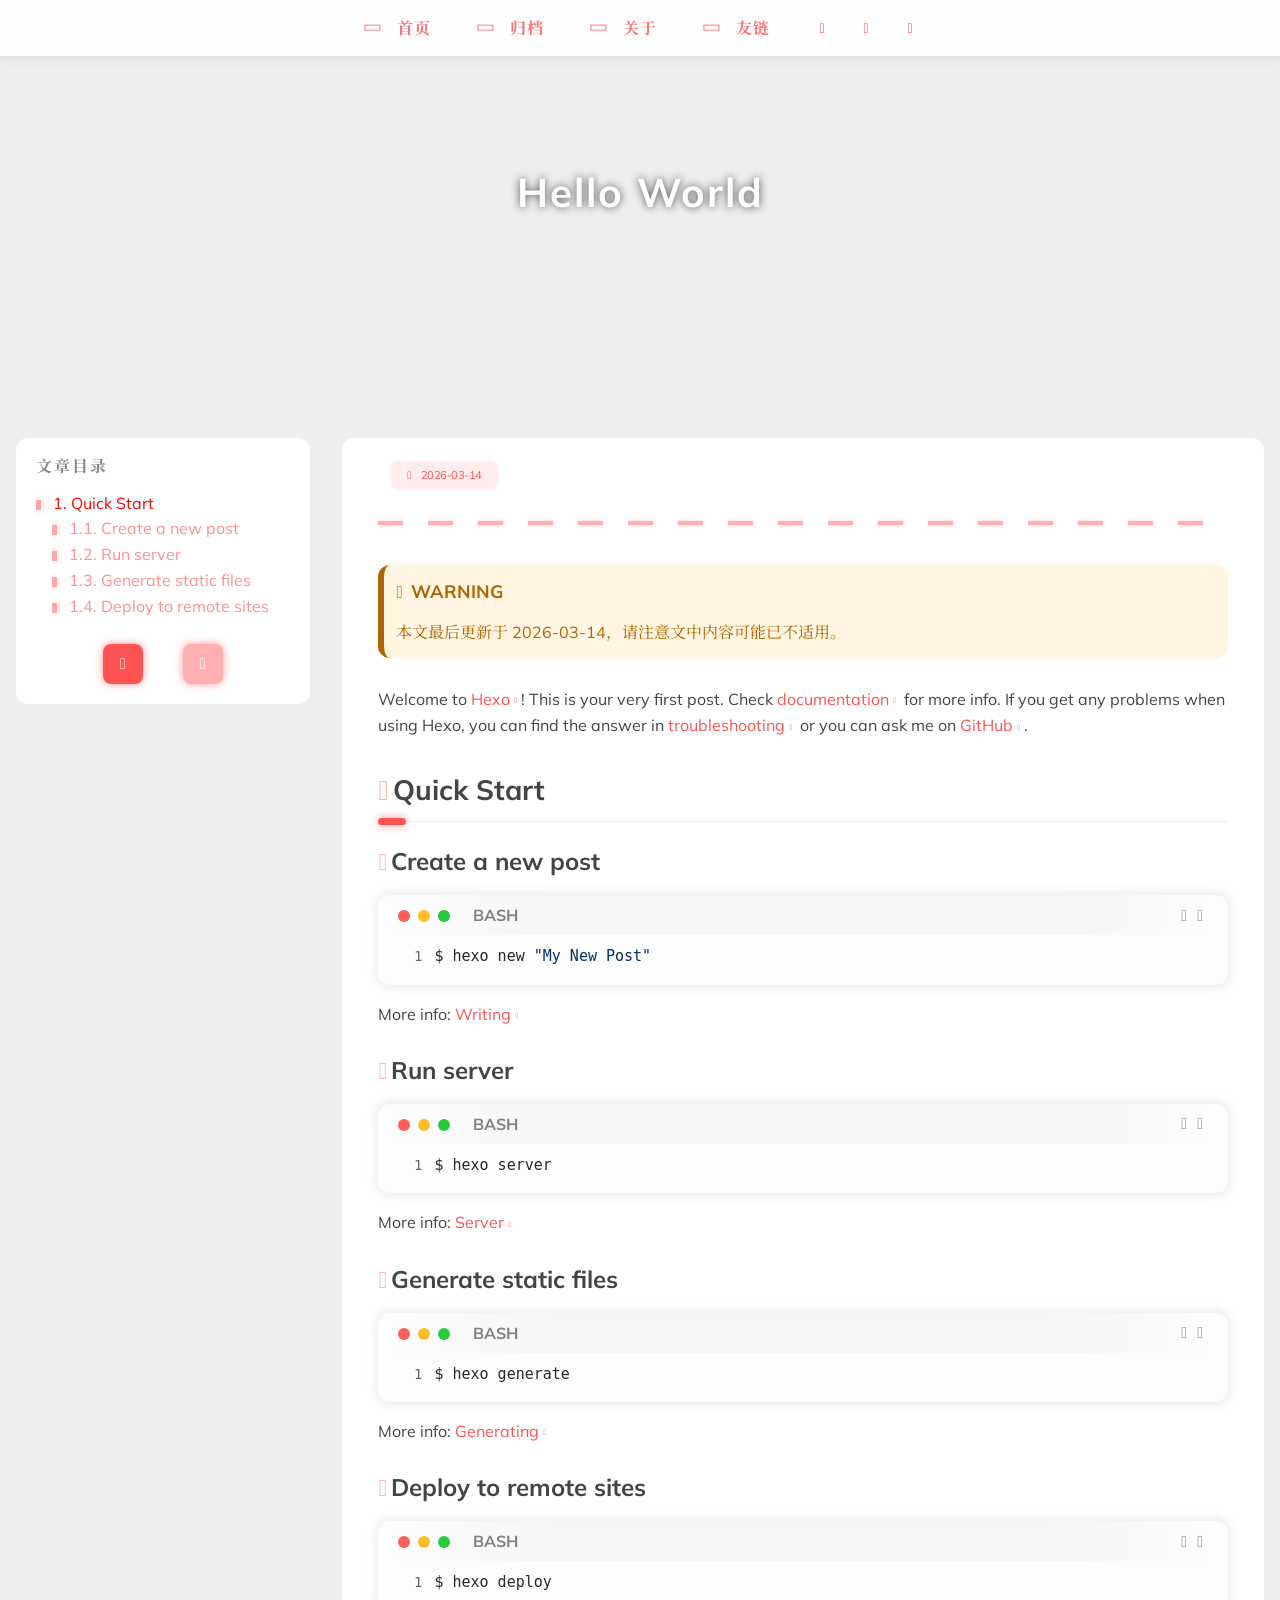
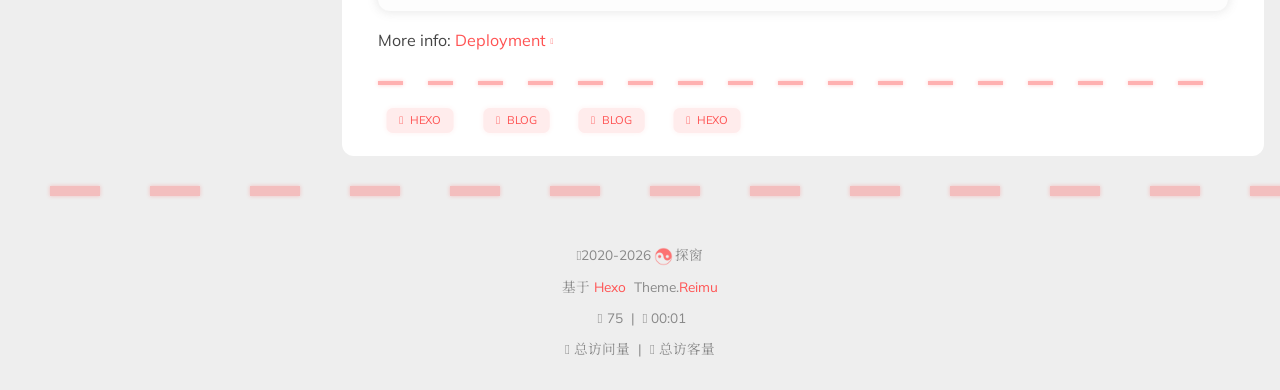
<file: 2026/03/14/hello-world/index.html>
<!DOCTYPE html>
  <html lang="zh-CN"  
      data-theme-mode="auto"
  >
  <head>
  <meta charset="utf-8">
  
  
  
  <script>window.REIMU_CONFIG = {};window.REIMU_CONFIG.icon_font = '4552607_4k4bc36ef96';window.REIMU_CONFIG.clipboard_tips = {"success":{"zh-CN":"复制成功 (*^▽^*)"},"fail":{"zh-CN":"复制失败 (ﾟ⊿ﾟ)ﾂ"},"copyright":{"enable":false,"count":50,"license_type":"by-nc-sa"}};window.REIMU_CONFIG.clipboard_tips.copyright.content = '本博客所有文章除特别声明外，均采用 BY-NC-SA 许可协议。转载请注明出处！';window.REIMU_CONFIG.outdate = {"enable":true,"daysAgo":180,"message":{"en":"This article was last updated on {time}. Please note that the content may no longer be applicable.","zh-CN":"本文最后更新于 {time}，请注意文中内容可能已不适用。","zh-TW":"本文最後更新於 {time}，請注意文中內容可能已不適用。","ja":"この記事は最終更新日：{time}。記載内容が現在有効でない可能性がありますのでご注意ください。","pt-BR":"Este artigo foi atualizado pela última vez em {time}. Observe que o conteúdo pode não ser mais aplicável."}};window.REIMU_CONFIG.code_block = {"expand":true};window.REIMU_CONFIG.base = 'http://example.com';</script>
  <title>
    Hello World | 他乡遇故知
  </title>
  <meta name="viewport" content="width=device-width, initial-scale=1, shrink-to-fit=no">
    <link rel="preconnect" href="https://fonts.gstatic.com" crossorigin><link rel="preload" as="style" href="https://fonts.googleapis.com/css?family=Mulish:400,400italic,700,700italic|Noto Serif SC:400,400italic,700,700italic&display=swap"><link rel="stylesheet" href="https://fonts.googleapis.com/css?family=Mulish:400,400italic,700,700italic|Noto Serif SC:400,400italic,700,700italic&display=swap" media="print" onload="this.media='all'">
    <link rel="preload" href="//at.alicdn.com/t/c/font_4552607_4k4bc36ef96.woff2" as="font" type="font/woff2" crossorigin="anonymous">
    
<link rel="stylesheet" href="/css/loader.css">

    <meta name="description" content="Welcome to Hexo! This is your very first post. Check documentation for more info. If you get any problems when using Hexo, you can find the answer in troubleshooting or you can ask me on GitHub. Quick">
<meta property="og:type" content="article">
<meta property="og:title" content="Hello World">
<meta property="og:url" content="http://example.com/2026/03/14/hello-world/index.html">
<meta property="og:site_name" content="他乡遇故知">
<meta property="og:description" content="Welcome to Hexo! This is your very first post. Check documentation for more info. If you get any problems when using Hexo, you can find the answer in troubleshooting or you can ask me on GitHub. Quick">
<meta property="og:locale" content="zh_CN">
<meta property="article:published_time" content="2026-03-13T16:48:06.901Z">
<meta property="article:modified_time" content="2026-03-14T05:59:17.929Z">
<meta property="article:author" content="探窗">
<meta property="article:tag" content="blog">
<meta property="article:tag" content="hexo">
<meta name="twitter:card" content="summary">
    <link rel="alternate" href="/atom.xml" title="他乡遇故知" type="application/atom+xml">
    <link rel="shortcut icon" href="/images/favicon.ico">
  
<link rel="stylesheet" href="/css/style.css">

  <link rel="preload" as="style" onload="this.onload=null;this.rel='stylesheet'" href="https://npm.webcache.cn/photoswipe@5.4.4/dist/photoswipe.css" integrity="sha384-IfxC36XL/toUyJ939C73PcgMuRzAZuIzZxE38drsmO5p6jD7ei+Zx/1oA/0l8ysE" crossorigin="anonymous">
    
<script src="https://npm.webcache.cn/pace-js@1.2.4/pace.min.js" integrity="sha384-k6YtvFUEIuEFBdrLKJ3YAUbBki333tj1CSUisai5Cswsg9wcLNaPzsTHDswp4Az8" crossorigin="anonymous"></script>

    
<link rel="stylesheet" href="https://npm.webcache.cn/@reimujs/aos@0.1.2/dist/aos.css" integrity="sha384-GMRP93c6Hkz9JVKGAuRR3nTS7M07RwPgTFenXiosjq2VbVgvdDNcz1g6Mkj8AONa" crossorigin="anonymous">

<meta name="generator" content="Hexo 8.1.1"></head>

  <body>
      <div id='loader'>
    <div class="loading-left-bg loading-bg"></div>
    <div class="loading-right-bg loading-bg"></div>
    <div class="spinner-box">
      <div class="loading-taichi rotate">
          <svg width="150" height="150" viewBox="0 0 1024 1024" class="icon" version="1.1" xmlns="https://www.w3.org/2000/svg" shape-rendering="geometricPrecision">
            <path d="M303.5 432A80 80 0 0 1 291.5 592A80 80 0 0 1 303.5 432z" fill="var(--red-1, #ff5252)" />
            <path d="M512 65A447 447 0 0 1 512 959L512 929A417 417 0 0 0 512 95A417 417 0 0 0 512 929L512 959A447 447 0 0 1 512 65z 
           M512 95A417 417 0 0 1 929 512A208.5 208.5 0 0 1 720.5 720.5L720.5 592A80 80 0 0 0 720.5 432A80 80 0 0 0 720.5 592L720.5 720.5A208.5 208.5 0 0 1 512 512A208.5 208.5 0 0 0 303.5 303.5A208.5 208.5 0 0 0 95 512A417 417 0 0 1 512 95z" fill="var(--red-1, #ff5252)" />
          </svg>
      </div>
      <div class="loading-word">少女祈祷中...</div>
    </div>
  </div>
  </div>
  <script>
    var time = null;
    var loaderEl = document.getElementById('loader');
    var startLoading = () => {
      time = Date.now();
      loaderEl.classList.remove("loading");
    }
    var hideLoader = () => {
      document.body.style.overflow = 'auto';
      loader.classList.add('loading');
    };

    var endLoading = () => {
      if (!time) {
        hideLoader();
      } else {
        if (Date.now() - time > 500) {
          time = null;
          hideLoader();
        } else {
          setTimeout(endLoading, 500 - (Date.now() - time));
          time = null;
        }
      }
    }
    window.addEventListener('DOMContentLoaded', endLoading);
    loaderEl.addEventListener('click', endLoading);
  </script>
<div id="copy-tooltip"></div>
<div id="heatmap-tooltip"></div>


    <div id="container">
      <div id="wrap">
        <div id="header-nav">
  <nav id="main-nav" aria-label="Primary navigation">
        <a class="main-nav-link-wrap" href="/">
            <div class="main-nav-icon icon rotate">
                &#xe62b;
            </div>
          <span class="main-nav-link">首页</span>
        </a>
        <a class="main-nav-link-wrap" href="/archives">
            <div class="main-nav-icon icon rotate">
                &#xe62b;
            </div>
          <span class="main-nav-link">归档</span>
        </a>
        <a class="main-nav-link-wrap" href="/about">
            <div class="main-nav-icon icon rotate">
                &#xe62b;
            </div>
          <span class="main-nav-link">关于</span>
        </a>
        <a class="main-nav-link-wrap" href="/friend">
            <div class="main-nav-icon icon rotate">
                &#xe62b;
            </div>
          <span class="main-nav-link">友链</span>
        </a>
    <a id="main-nav-toggle" class="nav-icon" aria-label="Toggle navigation" role="button"></a>
  </nav>
  <nav id="sub-nav" aria-label="Secondary navigation">
      <a id="nav-rss-link" class="nav-icon" href="/atom.xml" title="RSS 订阅" aria-label="RSS 订阅" target="_blank"></a>
      <a id="nav-search-btn" class="nav-icon popup-trigger" title="搜索" aria-label="搜索"></a>
  </nav>
</div>
<header id="header" aria-label="Site header">
    <picture></picture>
    <img style="visibility:hidden"></img>
  <div id="header-outer">
    <div id="header-title">
          <span id="logo">
            <h1 data-aos="slide-up">Hello World</h1>
          </span>
        <h2 id="subtitle-wrap" data-aos="slide-down">
        </h2>
    </div>
  </div>
</header>

        <div id="content" aria-label="Page content" class="sidebar-left"  >
          <aside id="sidebar" aria-label="Sidebar">
  <div class="sidebar-wrapper-container sticky">
  <div class="sidebar-wrapper">
    <div class="sidebar-wrap" data-aos="fade-up">
          <div class="sidebar-toc-sidebar"><h3 class="toc-title">文章目录</h3>
<div class="sidebar-toc-wrapper toc-div-class" >
    <ol class="toc"><li class="toc-item toc-level-2"><a class="toc-link" href="#Quick-Start"><span class="toc-number">1.</span> <span class="toc-text">Quick Start</span></a><ol class="toc-child"><li class="toc-item toc-level-3"><a class="toc-link" href="#Create-a-new-post"><span class="toc-number">1.1.</span> <span class="toc-text">Create a new post</span></a></li><li class="toc-item toc-level-3"><a class="toc-link" href="#Run-server"><span class="toc-number">1.2.</span> <span class="toc-text">Run server</span></a></li><li class="toc-item toc-level-3"><a class="toc-link" href="#Generate-static-files"><span class="toc-number">1.3.</span> <span class="toc-text">Generate static files</span></a></li><li class="toc-item toc-level-3"><a class="toc-link" href="#Deploy-to-remote-sites"><span class="toc-number">1.4.</span> <span class="toc-text">Deploy to remote sites</span></a></li></ol></li></ol>
</div>
</div>
          <div class="sidebar-common-sidebar hidden"><div class="sidebar-author">
  <img data-src="/avatar/avatar.webp" data-sizes="auto" alt="探窗" class="lazyload">
  <div class="sidebar-author-name">探窗</div>
  <div class="sidebar-description">台下人金榜正题名，不曾认台上旧相识</div>
</div>
<div class="sidebar-state">
  <div class="sidebar-state-article">
    <div>文章</div>
    <div class="sidebar-state-number">1</div>
  </div>
  <div class="sidebar-state-category">
    <div>分类</div>
    <div class="sidebar-state-number">2</div>
  </div>
  <div class="sidebar-state-tag">
    <div>标签</div>
    <div class="sidebar-state-number">2</div>
  </div>
</div>
<div class="sidebar-social" >
    <div class="icon-email sidebar-social-icon">
      <a href=z_lang@qq.com itemprop="url" target="_blank" aria-label="email" rel="noopener nofollow noreferrer"></a>
    </div>
    <div class="icon-bilibili sidebar-social-icon">
      <a href=https://www.bilibili.com/ itemprop="url" target="_blank" aria-label="bilibili" rel="noopener nofollow noreferrer"></a>
    </div>
    <div class="icon-zhihu sidebar-social-icon">
      <a href=https://www.zhihu.com itemprop="url" target="_blank" aria-label="zhihu" rel="noopener nofollow noreferrer"></a>
    </div>
</div>
<div class="sidebar-menu">
      <div class="sidebar-menu-link-wrap">
        <a class="sidebar-menu-link-dummy" href="/" aria-label="首页"></a>
          <div class="sidebar-menu-icon icon rotate">
              &#xe62b;
          </div>
        <div class="sidebar-menu-link">首页</div>
      </div>
      <div class="sidebar-menu-link-wrap">
        <a class="sidebar-menu-link-dummy" href="/archives" aria-label="归档"></a>
          <div class="sidebar-menu-icon icon rotate">
              &#xe62b;
          </div>
        <div class="sidebar-menu-link">归档</div>
      </div>
      <div class="sidebar-menu-link-wrap">
        <a class="sidebar-menu-link-dummy" href="/about" aria-label="关于"></a>
          <div class="sidebar-menu-icon icon rotate">
              &#xe62b;
          </div>
        <div class="sidebar-menu-link">关于</div>
      </div>
      <div class="sidebar-menu-link-wrap">
        <a class="sidebar-menu-link-dummy" href="/friend" aria-label="友链"></a>
          <div class="sidebar-menu-icon icon rotate">
              &#xe62b;
          </div>
        <div class="sidebar-menu-link">友链</div>
      </div>
</div>
</div>
          <div class="sidebar-btn-wrapper" style="position:static">
            <div class="sidebar-toc-btn current"></div>
            <div class="sidebar-common-btn"></div>
          </div>
    </div>
  </div>
  <div class="sidebar-widget">
  </div>
  </div>
</aside>

          <section id="main" aria-label="Main content"><article id="post-hello-world" class="h-entry article" itemscope itemtype="https://schema.org/BlogPosting">
  <div class="article-inner" data-aos="fade-up">
    <div class="article-meta">
      <div class="article-date">
  <span class="article-date-link icon-calendar" data-aos="zoom-in">
    <time datetime="2026-03-13T16:48:06.901Z" itemprop="datePublished">2026-03-14</time>
    <time style="display: none;" id="post-update-time">2026-03-14</time>
  </span>
</div>

    </div>
    
    <div class="hr-line"></div>
    
    <div class="e-content article-entry" itemprop="articleBody">
        <div class="warning custom-block" id="outdate-blockquote" style="display: none;">
          <p class="custom-block-title">WARNING</p>
          <p></p>
        </div>
        <p>Welcome to <a target="_blank" rel="noopener" href="https://hexo.io/">Hexo</a>! This is your very first post. Check <a target="_blank" rel="noopener" href="https://hexo.io/docs/">documentation</a> for more info. If you get any problems when using Hexo, you can find the answer in <a target="_blank" rel="noopener" href="https://hexo.io/docs/troubleshooting.html">troubleshooting</a> or you can ask me on <a target="_blank" rel="noopener" href="https://github.com/hexojs/hexo/issues">GitHub</a>.</p>
<h2 id="Quick-Start"><a href="#Quick-Start" class="headerlink" title="Quick Start"></a>Quick Start</h2><h3 id="Create-a-new-post"><a href="#Create-a-new-post" class="headerlink" title="Create a new post"></a>Create a new post</h3><figure class="highlight bash"><table><tr><td class="gutter"><pre><span class="line">1</span><br></pre></td><td class="code"><pre><span class="line">$ hexo new <span class="string">&quot;My New Post&quot;</span></span><br></pre></td></tr></table></figure>

<p>More info: <a target="_blank" rel="noopener" href="https://hexo.io/docs/writing.html">Writing</a></p>
<h3 id="Run-server"><a href="#Run-server" class="headerlink" title="Run server"></a>Run server</h3><figure class="highlight bash"><table><tr><td class="gutter"><pre><span class="line">1</span><br></pre></td><td class="code"><pre><span class="line">$ hexo server</span><br></pre></td></tr></table></figure>

<p>More info: <a target="_blank" rel="noopener" href="https://hexo.io/docs/server.html">Server</a></p>
<h3 id="Generate-static-files"><a href="#Generate-static-files" class="headerlink" title="Generate static files"></a>Generate static files</h3><figure class="highlight bash"><table><tr><td class="gutter"><pre><span class="line">1</span><br></pre></td><td class="code"><pre><span class="line">$ hexo generate</span><br></pre></td></tr></table></figure>

<p>More info: <a target="_blank" rel="noopener" href="https://hexo.io/docs/generating.html">Generating</a></p>
<h3 id="Deploy-to-remote-sites"><a href="#Deploy-to-remote-sites" class="headerlink" title="Deploy to remote sites"></a>Deploy to remote sites</h3><figure class="highlight bash"><table><tr><td class="gutter"><pre><span class="line">1</span><br></pre></td><td class="code"><pre><span class="line">$ hexo deploy</span><br></pre></td></tr></table></figure>

<p>More info: <a target="_blank" rel="noopener" href="https://hexo.io/docs/one-command-deployment.html">Deployment</a></p>

    </div>
    <footer class="article-footer">
        <a class="article-category-link" href="/categories/hexo/" title="hexo" data-aos="zoom-in">hexo</a><a class="article-category-link" href="/categories/hexo/blog/" title="blog" data-aos="zoom-in">blog</a>

        <ul class="article-tag-list" itemprop="keywords"><li class="article-tag-list-item" data-aos="zoom-in"><a class="article-tag-list-link" href="/tags/blog/" rel="tag" title="blog">blog</a></li><li class="article-tag-list-item" data-aos="zoom-in"><a class="article-tag-list-link" href="/tags/hexo/" rel="tag" title="hexo">hexo</a></li></ul>

    </footer>
  </div>
  
</article>


</section>
        </div>
        <footer id="footer" aria-label="Site footer">
  <div style="width: 100%; overflow: hidden">
    <div class="footer-line"></div>
  </div>
  <div id="footer-info">
    <div>
      <span class="icon-copyright"></span>
        2020-2026
        <span class="footer-info-sep rotate"></span>
      探窗
    </div>
      <div>
        基于&nbsp;<a href="https://hexo.io/" rel="noopener nofollow noreferrer" target="_blank">Hexo</a>&nbsp;
        Theme.<a href="https://github.com/D-Sketon/hexo-theme-reimu" rel="noopener nofollow noreferrer" target="_blank">Reimu</a>
      </div>
      <div>
        <span class="icon-brush"></span>
        75
        &nbsp;|&nbsp;
        <span class="icon-coffee"></span>
        00:01
      </div>
      <div>
        <span class="icon-eye"></span>
        <span id="busuanzi_container_site_pv">总访问量&nbsp;<span id="busuanzi_value_site_pv"></span></span>
        &nbsp;|&nbsp;
        <span class="icon-user"></span>
        <span id="busuanzi_container_site_uv">总访客量&nbsp;<span id="busuanzi_value_site_uv"></span></span>
      </div>
  </div>
</footer>

          <div class="sidebar-top">
            <div class="sidebar-top-taichi rotate"></div>
            <div class="arrow-up"></div>
          </div>
        <div id="mask" class="hide"></div>
      </div>
      <nav id="mobile-nav" aria-label="Mobile navigation">
  <div class="sidebar-wrap">
        <div class="sidebar-toc-sidebar"><h3 class="toc-title">文章目录</h3>
<div class="sidebar-toc-wrapper toc-div-class" >
    <ol class="toc"><li class="toc-item toc-level-2"><a class="toc-link" href="#Quick-Start"><span class="toc-number">1.</span> <span class="toc-text">Quick Start</span></a><ol class="toc-child"><li class="toc-item toc-level-3"><a class="toc-link" href="#Create-a-new-post"><span class="toc-number">1.1.</span> <span class="toc-text">Create a new post</span></a></li><li class="toc-item toc-level-3"><a class="toc-link" href="#Run-server"><span class="toc-number">1.2.</span> <span class="toc-text">Run server</span></a></li><li class="toc-item toc-level-3"><a class="toc-link" href="#Generate-static-files"><span class="toc-number">1.3.</span> <span class="toc-text">Generate static files</span></a></li><li class="toc-item toc-level-3"><a class="toc-link" href="#Deploy-to-remote-sites"><span class="toc-number">1.4.</span> <span class="toc-text">Deploy to remote sites</span></a></li></ol></li></ol>
</div>
</div>
        <div class="sidebar-common-sidebar hidden"><div class="sidebar-author">
  <img data-src="/avatar/avatar.webp" data-sizes="auto" alt="探窗" class="lazyload">
  <div class="sidebar-author-name">探窗</div>
  <div class="sidebar-description">台下人金榜正题名，不曾认台上旧相识</div>
</div>
<div class="sidebar-state">
  <div class="sidebar-state-article">
    <div>文章</div>
    <div class="sidebar-state-number">1</div>
  </div>
  <div class="sidebar-state-category">
    <div>分类</div>
    <div class="sidebar-state-number">2</div>
  </div>
  <div class="sidebar-state-tag">
    <div>标签</div>
    <div class="sidebar-state-number">2</div>
  </div>
</div>
<div class="sidebar-social" >
    <div class="icon-email sidebar-social-icon">
      <a href=z_lang@qq.com itemprop="url" target="_blank" aria-label="email" rel="noopener nofollow noreferrer"></a>
    </div>
    <div class="icon-bilibili sidebar-social-icon">
      <a href=https://www.bilibili.com/ itemprop="url" target="_blank" aria-label="bilibili" rel="noopener nofollow noreferrer"></a>
    </div>
    <div class="icon-zhihu sidebar-social-icon">
      <a href=https://www.zhihu.com itemprop="url" target="_blank" aria-label="zhihu" rel="noopener nofollow noreferrer"></a>
    </div>
</div>
<div class="sidebar-menu">
      <div class="sidebar-menu-link-wrap">
        <a class="sidebar-menu-link-dummy" href="/" aria-label="首页"></a>
          <div class="sidebar-menu-icon icon rotate">
              &#xe62b;
          </div>
        <div class="sidebar-menu-link">首页</div>
      </div>
      <div class="sidebar-menu-link-wrap">
        <a class="sidebar-menu-link-dummy" href="/archives" aria-label="归档"></a>
          <div class="sidebar-menu-icon icon rotate">
              &#xe62b;
          </div>
        <div class="sidebar-menu-link">归档</div>
      </div>
      <div class="sidebar-menu-link-wrap">
        <a class="sidebar-menu-link-dummy" href="/about" aria-label="关于"></a>
          <div class="sidebar-menu-icon icon rotate">
              &#xe62b;
          </div>
        <div class="sidebar-menu-link">关于</div>
      </div>
      <div class="sidebar-menu-link-wrap">
        <a class="sidebar-menu-link-dummy" href="/friend" aria-label="友链"></a>
          <div class="sidebar-menu-icon icon rotate">
              &#xe62b;
          </div>
        <div class="sidebar-menu-link">友链</div>
      </div>
</div>
</div>
  </div>
      <div class="sidebar-btn-wrapper">
        <div class="sidebar-toc-btn current"></div>
        <div class="sidebar-common-btn"></div>
      </div>
</nav>

    </div>
      <div class="site-search">
        <div class="reimu-popup popup">
          <div class="reimu-search">
            <div class="reimu-search-input-icon"></div>
            <div id="reimu-search-input"></div>
            <div class="popup-btn-close"></div>
          </div>
          <div class="reimu-results">
            <div id="reimu-stats"></div>
            <div id="reimu-hits"></div>
            <div id="reimu-pagination" class="reimu-pagination"></div>
          </div>
          <img class="reimu-bg" src="/images/reimu.png"/>
        </div>
      </div>
    
<script src="https://npm.webcache.cn/lazysizes@5.3.2/lazysizes.min.js" integrity="sha384-3gT&#x2F;vsepWkfz&#x2F;ff7PpWNUeMzeWoH3cDhm&#x2F;A8jM7ouoAK0&#x2F;fP&#x2F;9bcHHR5kHq2nf+e" crossorigin="anonymous"></script>


<script src="https://npm.webcache.cn/clipboard@2.0.11/dist/clipboard.min.js" integrity="sha384-J08i8An&#x2F;QeARD9ExYpvphB8BsyOj3Gh2TSh1aLINKO3L0cMSH2dN3E22zFoXEi0Q" crossorigin="anonymous"></script>




<script src="/js/script.js"></script>


  
<script src="/js/aos.js"></script>

  <script>
    var aosInit = () => {
      AOS.init({
        duration: 1000,
        easing: "ease",
        once: true,
        offset: 50,
      });
    };
    if (document.readyState === 'loading') {
      document.addEventListener('DOMContentLoaded', aosInit);
    } else {
      aosInit();
    }
  </script>


<script src="/js/pjax_script.js" data-pjax></script>


  
<script src="/js/generator_search.js" defer></script>



  <script>
    var setupFirework = () => {
      if (!false || !window.matchMedia('(max-width: 768px)').matches) {
        window.firework && window.firework(JSON.parse('{"excludeElements":["a","button"],"particles":[{"shape":"circle","move":["emit"],"easing":"easeOutExpo","colors":["var(--red-1)","var(--red-2)","var(--red-3)","var(--red-4)"],"number":20,"duration":[1200,1800],"shapeOptions":{"radius":[16,32],"alpha":[0.3,0.5]}},{"shape":"circle","move":["diffuse"],"easing":"easeOutExpo","colors":["var(--red-0)"],"number":1,"duration":[1200,1800],"shapeOptions":{"radius":20,"alpha":[0.2,0.5],"lineWidth":6}}]}'));
      }
    }
  </script>
  
<script src="https://npm.webcache.cn/mouse-firework@0.2.0/dist/index.umd.js" integrity="sha384-qi9WggRt19tv8Vc7pCHW3ulMNLwrn515zaLEWZjl1px07vz8+pUoWX8n1rgq282T" crossorigin="anonymous" onload="setupFirework()" defer></script>





  
<script src="https://npm.webcache.cn/quicklink@3.0.1/dist/quicklink.umd.js" integrity="sha384-caMDqvgav&#x2F;HWdEYQU1QRRHMLleigpL1YHAG0m371DhzfL8rRzUyOb+bEHtwlmYjD" crossorigin="anonymous"></script>

  <script data-pjax>
    window.quicklink?.listen({
      timeout: 3000,
      priority: true,
      ignores: []
    });
  </script>

<div id="lazy-script">
  <div>
      
      
      <script data-pjax>
        window.REIMU_POST = {
          author: "探窗",
          title: "Hello World",
          url: "http://example.com/2026/03/14/hello-world/",
          excerpt: "",
          description: "",
          stripContent: "Welcome to Hexo! This is your very first post. Check documentation for more info. If you get any problems when using Hexo, you can find the answer in troubleshooting or you can ask me on GitHub. Quick StartCreate a new post1$ hexo new &amp;quot;My New Po",
          date: "Sat Mar 14 2026 00:48:06 GMT+0800",
          updated: "Sat Mar 14 2026 13:59:17 GMT+0800",
          cover: "/images/banner.webp",
        };
      </script>
      
<script src="https://npm.webcache.cn/mermaid@11.12.0/dist/mermaid.min.js" integrity="sha384-o+g&#x2F;BxPwhi0C3RK7oQBxQuNimeafQ3GE&#x2F;ST4iT2BxVI4Wzt60SH4pq9iXVYujjaS" crossorigin="anonymous" data-pjax></script>

      
<script src="https://npm.webcache.cn/dompurify@3.2.6/dist/purify.min.js" integrity="sha384-JEyTNhjM6R1ElGoJns4U2Ln4ofPcqzSsynQkmEc&#x2F;KGy6336qAZl70tDLufbkla+3" crossorigin="anonymous"></script>

      <script data-pjax>
        if (window.mermaid) {
          // https://github.com/mermaid-js/mermaid/issues/1945
          const elementCode = '.mermaid'
          const processElements = (callback) => {
            const els = _$$(elementCode);
            if (!els.length) return Promise.resolve();
            
            return new Promise((resolve, reject) => {
              try {
                els.forEach(callback);
                resolve();
              } catch (error) {
                reject(error);
              }
            });
          };
          const saveOriginalData = () => processElements(el => {
            if (!el.getAttribute('data-original-code')) {
              el.setAttribute('data-original-code', el.innerHTML);
            }
          });

          const resetProcessed = () => processElements(el => {
            const originalCode = el.getAttribute('data-original-code');
            if (originalCode) {
              el.removeAttribute('data-processed');
              el.innerHTML = DOMPurify.sanitize(originalCode);
            }
          });
          const loadMermaid = async (theme) => {
            window.mermaid.initialize({theme, startOnLoad: false})
            await window.mermaid.run({querySelector: elementCode, suppressErrors: true})
            if (window.svgPanZoom) {
              window.__panZoomList?.forEach(panZoom => {try {panZoom.destroy()} catch {}});
              window.__panZoomList = [];
              _$$('.mermaid > svg').forEach(el => {
                const bbox = el.getBBox();
                el.setAttribute('height', Math.max(bbox.height, 80));
                window.__panZoomList.push(window.svgPanZoom(el, {
                  zoomEnabled: true,
                  controlIconsEnabled: true,
                  fit: true,
                  center: true
                }));
              });
              if (window.__resizeMermaidSvg) {
                window.removeEventListener('resize', window.__resizeMermaidSvg);
              }
              window.__resizeMermaidSvg = () => {
                try {
                  window.__panZoomList.forEach(panZoom => {
                    panZoom.resize();
                    panZoom.fit();
                    panZoom.center();
                  });
                } catch {
                  window.removeEventListener('resize', window.__resizeMermaidSvg);
                  window.__panZoomList = [];
                }
              }
              window.addEventListener('resize', window.__resizeMermaidSvg);
            }
          }
          const initMermaid = async (theme) => {
            try {
              await saveOriginalData();
              await resetProcessed();
              await loadMermaid(theme);
            } catch (error) {
              console.error(error);
            }
          };
          
          document.body.addEventListener('reimu:theme-set', (e) => {
            const isDark = e.detail.isDark;
            initMermaid(isDark ? 'dark' : 'default');
          });

          const mode = localStorage.getItem('dark_mode');
          if (mode === 'auto') {
            const osMode = window.matchMedia("(prefers-color-scheme: dark)").matches;
            initMermaid(osMode ? 'dark' : 'default');
          } else {
            initMermaid(mode === 'true' ? 'dark' : 'default');
          }
        }
      </script>
        
<script src="/js/insert_highlight.js" data-pjax></script>

      
<script src="/js/tabs.js" data-pjax defer></script>

      <script type="module" data-pjax>
        (async () => {
          const PhotoSwipeLightbox = (await safeImport("https://npm.webcache.cn/photoswipe@5.4.4/dist/photoswipe-lightbox.esm.min.js", "sha384-DiL6M/gG+wmTxmCRZyD1zee6lIhawn5TGvED0FOh7fXcN9B0aZ9dexSF/N6lrZi/")).default;
          const initPswp = (gallery, children) => {
            if (_$$(`${gallery} ${children}`).length > 0) {
              new PhotoSwipeLightbox({
                gallery,
                children,
                pswpModule: () => safeImport("https://npm.webcache.cn/photoswipe@5.4.4/dist/photoswipe.esm.min.js", "sha384-WkkO3GCmgkC3VQWpaV8DqhKJqpzpF9JoByxDmnV8+oTJ7m3DfYEWX1fu1scuS4+s")
              }).init();
            }
          }
          const pswp = () => {
            initPswp('.article-entry', 'a.article-gallery-item');
            initPswp('.article-gallery', 'a.article-gallery-item');
          }
          pswp();
        })();
      </script>
        


  </div>
</div>


  <script>
    console.log(String.raw`%c 
 ______     ______     __     __    __     __  __    
/\  == \   /\  ___\   /\ \   /\ "-./  \   /\ \/\ \   
\ \  __<   \ \  __\   \ \ \  \ \ \-./\ \  \ \ \_\ \  
 \ \_\ \_\  \ \_____\  \ \_\  \ \_\ \ \_\  \ \_____\ 
  \/_/ /_/   \/_____/   \/_/   \/_/  \/_/   \/_____/ 
                                                  
`,'color: #ff5252;')
    console.log('%c Theme.Reimu v' + '1.12.2' + ' %c https://github.com/D-Sketon/hexo-theme-reimu ', 'color: white; background: #ff5252; padding:5px 0;', 'padding:4px;border:1px solid #ff5252;')
  </script>
  

<script data-pjax>
  var updateTime = _$('#post-update-time')?.innerHTML;

  if (updateTime) {
    const update = new Date(updateTime);
    const now = new Date();
    const diff = now - update;
    const days = diff / 86400000;
    const { daysAgo, message: template } = window.REIMU_CONFIG.outdate;
    if (days >= daysAgo) {
      let message = `This article was last updated on ${updateTime}. Please note that the content may no longer be applicable.`;
      if (typeof template === 'string') {
        message = template.replace(/{time}/, updateTime);
      } else if (typeof template === 'object') {
        const lang = document.documentElement.lang;
        const messageKey = Object.keys(template).find(key => key.toLowerCase() === lang.toLowerCase());
        if (messageKey && template[messageKey]) {
          message = template[messageKey].replace(/{time}/, updateTime);
        }
      }
      const blockquote = _$('#outdate-blockquote');
      if (blockquote) {
        blockquote.querySelectorAll('p')[1].innerText = message;
        blockquote.style.display = 'flow-root';
      }
    }
  }
</script>

  
<script src="https://npm.webcache.cn/busuanzi@2.3.0/bsz.pure.mini.js" integrity="sha384-0M75wtSkhjIInv4coYlaJU83+OypaRCIq2SukQVQX04eGTCBXJDuWAbJet56id+S" crossorigin="anonymous" async></script>


<script>
  if ('serviceWorker' in navigator) {
    navigator.serviceWorker.getRegistrations().then((registrations) => {
      for (let registration of registrations) {
        registration.unregister();
      }
    });
  }
</script>




  </body>
  </html>
</file>
<file: css/loader.css>
[data-theme='dark'] #loader .loading-bg {
  background-color: rgba(37,37,37,0.9);
}
[data-theme='dark'] #loader .spinner-box .loading-word {
  color: var(--red-1, #ff5252);
}
#loader .loading-bg {
  position: fixed;
  z-index: 1000;
  width: 50%;
  height: 100%;
  background-color: rgba(255,255,255,0.9);
  transition: 0.8s;
}
#loader .loading-right-bg {
  right: 0;
}
#loader .spinner-box {
  position: fixed;
  z-index: 1001;
  display: flex;
  justify-content: center;
  align-items: center;
  width: 100%;
  height: 100vh;
  opacity: 1;
  transition: 0.5s;
}
#loader .spinner-box .loading-taichi {
  opacity: 0.8;
}
#loader .spinner-box .rotate {
  animation: rotate-all 2s linear infinite;
}
#loader .spinner-box .loading-word {
  position: absolute;
  color: var(--red-1, #ff5252);
  top: calc(50% + 110px);
  left: 50%;
  transform: translate(-50%, -50%);
  font: 700 1.2rem  'Mulish','Noto Serif SC', '-apple-system','PingFang SC','Microsoft YaHei','sans-serif';
}
#loader.loading .loading-left-bg {
  transform: translate(-100%, 0);
}
#loader.loading .loading-right-bg {
  transform: translate(100%, 0);
}
#loader.loading .spinner-box {
  opacity: 0;
  visibility: hidden;
}
@keyframes rotate-all {
  100% {
    transform: rotate(360deg);
  }
}
</file>
<file: css/style.css>
:root {
  --red-0: #ff0000;
  --red-1: #ff5252;
  --red-2: #ff7c7c;
  --red-3: #ffafaf;
  --red-4: #ffd0d0;
  --red-5: #ffecec;
  --red-5-5: #fff3f3;
  --red-6: #fff7f7;
  --grey-9: #888;
  --grey-7: var(--color-default);
  --color-archive-year: #000;
  --color-default: #444;
  --color-border: var(--red-3);
  --color-link: var(--red-1);
  --color-background: #eee;
  --color-code-background: #f8f8f8;
  --color-header-background: rgba(255,255,255,0.9);
  --color-footer-background: #fff;
  --color-mobile-nav-background: #fff;
  --color-wrap: #fff;
  --color-sticky: #fff;
  --color-h2-border: #eee;
  --color-meta-shadow: var(--red-6);
  --color-hover-shadow: rgba(120,120,120,0.15);
  --color-h2-after: var(--red-1);
  --color-red-6-shadow: rgba(255, 78, 78, 0.6);
  --color-red-3-shadow: rgba(255, 78, 78, 0.3);
  --highlight-nav: #f5f5f5;
  --highlight-scrollbar: #d6d6d6;
  --highlight-background: #fdfdfd;
  --highlight-selection: #e9e9e988;
  --highlight-foreground: #24292e;
  --highlight-comment: #7d7d7d;
  --highlight-red: #d73a49;
  --highlight-orange: #e36209;
  --highlight-yellow: #cb911d;
  --highlight-green: #22863a;
  --highlight-aqua: #005cc5;
  --highlight-blue: #032f62;
  --highlight-purple: #6f42c1;
  --highlight-deletion: #b31d28;
  --highlight-deletion-bg: #ffeef0;
  --highlight-addition: #22863a;
  --highlight-addition-bg: #f0fff4;
  --cursor-default: url("../images/cursor/reimu-cursor-default.png"), auto;
  --cursor-pointer: url("../images/cursor/reimu-cursor-pointer.png"), pointer;
  --cursor-text: url("../images/cursor/reimu-cursor-text.png"), text;
  --footer-icon: url("../images/taichi.png");
  --sponsor-icon: url("../images/taichi.png");
  --top-icon: url("../images/taichi.png");
  --shadow-meta: 0 0 5px 2px var(--color-meta-shadow);
  --shadow-meta-hover: 0 0 6px 4px var(--color-meta-shadow);
  --shadow-card: 0 0 10px 2px var(--color-hover-shadow);
  --shadow-card-hover: 0 0 10px 4px var(--color-hover-shadow);
  --shadow-red-6-shadow: 0 0 8px var(--color-red-6-shadow);
}
[data-theme='dark']:root {
  --red-0: var(--red-1);
  --red-4: rgba(255, 208, 208, 0.5);
  --red-5: rgba(255,228,228,0.15);
  --red-5-5: rgba(255,236,236,0.05);
  --red-6: rgba(255, 243, 243, 0.2);
  --color-archive-year: #999;
  --color-default: #999;
  --color-border: var(--red-5);
  --color-background: #21252b;
  --color-code-background: rgba(232,232,232,0.1);
  --color-header-background: #222;
  --color-footer-background: #21252b;
  --color-mobile-nav-background: #21252b;
  --color-wrap: #272b30;
  --color-h2-border: #47474a;
  --color-meta-shadow: rgba(0,0,0,0.2);
  --color-hover-shadow: rgba(0,0,0,0.2);
  --highlight-nav: #222830;
  --highlight-scrollbar: #454d59;
  --highlight-background: #1e2027;
  --highlight-selection: #51515155;
  --highlight-foreground: #c9d1d9;
  --highlight-comment: #8b949e;
  --highlight-red: #ff7b72;
  --highlight-orange: #ffa657;
  --highlight-yellow: #ffcc66;
  --highlight-green: #7ee787;
  --highlight-aqua: #a5d6ff;
  --highlight-blue: #79c0ff;
  --highlight-purple: #d2a8ff;
  --highlight-deletion: #ffa198;
  --highlight-deletion-bg: #490202;
  --highlight-addition: #7ee787;
  --highlight-addition-bg: #04260f;
}
[data-theme='dark']:root img {
  filter: brightness(70%);
}
[data-theme='dark']:root .pswp__img {
  opacity: 1;
  filter: none;
  animation: none;
}
[data-theme='dark']:root img.lazyloaded {
  opacity: 1;
  animation: blur-darken 0.8s ease-in-out forwards;
}
body [data-aos='fade-up'] {
  transform: translate3d(0, 30px, 0);
}
body [data-aos='zoom-in'] {
  transform: scale(0.8);
}
[data-aos^=fade],
[data-aos^=zoom] {
  transition-property: all !important;
}
@keyframes blur {
  0% {
    filter: blur(10px);
  }
  to {
    filter: blur(0);
  }
}
@keyframes blur-darken {
  0% {
    filter: blur(10px) brightness(70%);
  }
  to {
    filter: blur(0) brightness(70%);
  }
}
@keyframes fade-in-blur {
  0% {
    opacity: 0;
    filter: blur(10px);
  }
  100% {
    opacity: 1;
    filter: blur(0);
  }
}
@keyframes rotate-all {
  100% {
    transform: rotate(360deg);
  }
}
@keyframes transform-all {
  100% {
    transform: translateX(-100px);
  }
}
.article-entry h1 {
  font-size: 2.25em;
}
.article-entry h2 {
  font-size: 1.75em;
  position: relative;
}
.article-entry h2:before {
  content: '';
  position: absolute;
  width: 100%;
  border-bottom: 1px solid var(--color-h2-border);
  bottom: -15px;
  box-sizing: unset;
  transition: 1s;
}
.article-entry h2:after {
  content: '';
  position: absolute;
  background: var(--color-h2-after);
  width: 1em;
  height: 7px;
  bottom: -18px;
  left: 0;
  border-radius: 8px;
  box-shadow: var(--shadow-red-6-shadow);
  transition: 0.3s;
}
.article-entry h2:hover:after {
  width: 3em;
}
.article-entry h3 {
  font-size: 1.5em;
}
.article-entry h4 {
  font-size: 1.25em;
}
.article-entry h5 {
  font-size: 1em;
}
.article-entry h6 {
  font-size: 1em;
  color: var(--grey-9);
}
.article-entry hr {
  margin: 12px 0;
  opacity: 0.3;
  height: 4px;
  background-image: linear-gradient(to right, var(--red-0) 50%, transparent 0%);
  background-size: 50px 4px;
  background-repeat: repeat-x;
  border: none;
  filter: drop-shadow(0px 0px 2px var(--red-1));
  transition: opacity 0.3s, color 0.3s;
}
.article-entry hr:hover {
  opacity: 0.5;
}
.article-entry strong {
  font-weight: bold;
}
.article-entry em,
.article-entry cite {
  font-style: italic;
}
.article-entry sup,
.article-entry sub {
  font-size: 0.75em;
  line-height: 0;
  position: relative;
  vertical-align: baseline;
}
.article-entry sup {
  top: -0.5em;
}
.article-entry sub {
  bottom: -0.2em;
}
.article-entry small {
  font-size: 0.85em;
}
.article-entry acronym,
.article-entry abbr {
  text-decoration: none;
  border-bottom: 1px dotted;
}
.article-entry ul,
.article-entry ol,
.article-entry dl {
  margin: 0 20px;
  line-height: 1.67;
}
.article-entry ul ul,
.article-entry ol ul,
.article-entry ul ol,
.article-entry ol ol {
  margin-top: 0;
  margin-bottom: 0;
}
.article-entry ul {
  list-style: disc;
}
.article-entry ol {
  list-style: decimal;
}
.article-entry dt {
  font-weight: bold;
}
@font-face {
  font-family: 'iconfont';
  src: url("//at.alicdn.com/t/c/font_4552607_4k4bc36ef96.woff2") format('woff2');
  font-display: swap;
}
.archives-tag-list-link:before {
  font-family: 'iconfont';
  content: '\e622';
}
.archives-category-list-link:before {
  font-family: 'iconfont';
  content: '\e604';
}
.article-date-link:before {
  font-family: 'iconfont';
  content: '\e606';
}
.article-category-link:before {
  font-family: 'iconfont';
  content: '\e604';
}
.article-tag-list-link:before {
  font-family: 'iconfont';
  content: '\e622';
}
.article-comment-link:before {
  font-family: 'iconfont';
  content: '\e608';
}
.icon-copyright:before {
  font-family: 'iconfont';
  content: '\e60a';
}
.icon-brush:before {
  font-family: 'iconfont';
  content: '\e618';
}
.icon-coffee:before {
  font-family: 'iconfont';
  content: '\e607';
}
.icon-eye:before {
  font-family: 'iconfont';
  content: '\e60f';
}
.icon-user:before {
  font-family: 'iconfont';
  content: '\e628';
}
#main-nav-toggle:before {
  font-family: 'iconfont';
  content: '\e62f';
}
#nav-rss-link:before {
  font-family: 'iconfont';
  content: '\e61f';
}
#nav-search-btn:before {
  font-family: 'iconfont';
  content: '\e631';
}
#nav-sun-btn:before {
  font-family: 'iconfont';
  content: '\e621';
}
#nav-moon-btn:before {
  font-family: 'iconfont';
  content: '\e617';
}
#nav-circle-half-stroke-btn:before {
  font-family: 'iconfont';
  content: '\e641';
}
#nav-language-btn:before {
  font-family: 'iconfont';
  content: '\e642';
}
.icon-copy:before {
  font-family: 'iconfont';
  content: '\e60c';
}
.icon-chevron-down:before {
  font-family: 'iconfont';
  content: '\e609';
}
.icon-check:before {
  font-family: 'iconfont';
  content: '\e636';
}
.icon-times:before {
  font-family: 'iconfont';
  content: '\e637';
}
.icon-calendar:before {
  font-family: 'iconfont';
  content: '\e605';
}
.icon-calendar-plus:before {
  font-family: 'iconfont';
  content: '\e648';
}
.icon-pencil:before {
  font-family: 'iconfont';
  content: '\e61b';
}
.icon-clock:before {
  font-family: 'iconfont';
  content: '\e613';
}
.post-sticky:before {
  font-family: 'iconfont';
  content: '\e627';
}
.popup-btn-close:before {
  font-family: 'iconfont';
  content: '\e626';
}
.reimu-search-input-icon:before {
  font-family: 'iconfont';
  content: '\e631';
}
.ais-pagination--item__previous a:before {
  font-family: 'iconfont';
  content: '\e601';
}
.ais-pagination--item__next a:before {
  font-family: 'iconfont';
  content: '\e630';
}
.icon-github:before {
  content: '\e619';
}
.icon-bilibili:before {
  content: '\e603';
}
.icon-zhihu:before {
  content: '\e62e';
}
.icon-email:before {
  content: '\e63c';
}
.sidebar-toc-btn:before {
  font-family: 'iconfont';
  content: '\e633';
}
.sidebar-common-btn:before {
  font-family: 'iconfont';
  content: '\e632';
}
.sidebar-top .arrow-up:before {
  font-family: 'iconfont';
  content: '\e634';
}
.icon-link:before {
  font-family: 'iconfont';
  content: '\e639';
}
.icon-globe:before {
  font-family: 'iconfont';
  content: '\e638';
}
.icon-creative-commons:before {
  font-family: 'iconfont';
  content: '\e63a';
}
.icon-taichi:before {
  font-family: 'iconfont';
  content: '\e62b';
}
.icon-image:before {
  font-family: 'iconfont';
  content: '\e63f';
}
.icon {
  font-family: 'iconfont';
}
html,
body,
div,
span,
applet,
object,
iframe,
h1,
h2,
h3,
h4,
h5,
h6,
p,
blockquote,
pre,
a,
abbr,
acronym,
address,
big,
cite,
code,
del,
dfn,
em,
img,
ins,
kbd,
q,
s,
samp,
small,
strike,
strong,
sub,
sup,
tt,
var,
dl,
dt,
dd,
ol,
ul,
li,
fieldset,
form,
label,
legend,
table,
caption,
tbody,
tfoot,
thead,
tr,
th,
td {
  margin: 0;
  padding: 0;
  border: 0;
  outline: 0;
  font-weight: inherit;
  font-style: inherit;
  font-family: inherit;
  font-size: 100%;
  vertical-align: baseline;
}
body {
  line-height: 1;
  color: #000;
  background: #fff;
}
ol,
ul {
  list-style: none;
}
table {
  border-collapse: separate;
  border-spacing: 0;
  vertical-align: middle;
}
caption,
th,
td {
  text-align: left;
  font-weight: normal;
  vertical-align: middle;
}
a img {
  border: none;
}
h1,
h2,
h3,
h4,
h5,
h6 {
  font-weight: 700;
}
input,
button {
  margin: 0;
  padding: 0;
}
input::-moz-focus-inner,
button::-moz-focus-inner {
  border: 0;
  padding: 0;
}
html,
body,
#container {
  height: 100%;
  scroll-behavior: smooth;
  cursor: var(--cursor-default);
}
body {
  width: 100%;
  background: var(--color-background);
  -webkit-text-size-adjust: 100%;
  -webkit-font-smoothing: antialiased;
  text-size-adjust: 100%;
  font-family: 'Mulish','Noto Serif SC', '-apple-system','PingFang SC','Microsoft YaHei','sans-serif';
  transition: background 1s;
  text-autospace: normal;
  color: var(--color-default);
}
body ::selection {
  background: var(--red-1);
  color: #fff;
}
a,
button {
  cursor: var(--cursor-pointer) !important;
}
.site-search input {
  cursor: var(--cursor-text) !important;
}
#main span:not(button span),
#main p:not(button p),
#main code,
#main kbd,
#main input,
#main textarea {
  cursor: var(--cursor-text) !important;
}
#main nav span {
  cursor: var(--cursor-default) !important;
}
#container {
  position: relative;
}
.mobile-nav-on {
  overflow: hidden !important;
}
#wrap {
  position: absolute;
  z-index: 1;
  top: 0;
  left: 0;
  height: 100%;
  width: 100%;
  transition: 1s;
  background: var(--color-background);
}
#main {
  flex: 1;
  padding: 0 20px;
  max-width: 100%;
  box-sizing: border-box;
}
@media screen and (max-width: 959px) {
  #main {
    min-width: 100%;
  }
}
@media screen and (max-width: 767px) {
  #main {
    padding: 0 16px;
  }
}
#content {
  position: relative;
  display: flex;
  padding-top: 8px;
  align-items: stretch;
  max-width: 1350px;
  margin: 0 auto;
  overflow: visible;
}
@media screen and (min-width: 960px) {
  .sidebar-left #main,
  .sidebar-right #main {
    padding: 0;
    width: 73%;
    max-width: calc(100% - 268px - 64px);
    margin: 0 16px;
  }
}
#content.sidebar-right {
  flex-direction: row-reverse;
}
#mask {
  z-index: 1000;
  position: fixed;
  top: 0;
  left: 0;
  width: 100%;
  height: 100%;
  background: rgba(0,0,0,0.3);
  backdrop-filter: blur(3px);
  -webkit-backdrop-filter: blur(3px);
  opacity: 1;
  transition: 0.3s;
}
#mask.hide {
  opacity: 0;
  visibility: hidden;
}
#header {
  min-height: 400px;
  height: 35vh;
  position: relative;
}
#header img {
  position: absolute;
  top: 0;
  left: 0;
  width: 100%;
  height: 180%;
  z-index: -2;
  user-select: none;
  display: block;
  object-fit: cover;
  transition: 0.3s;
  -webkit-mask: linear-gradient(to top, transparent, #fff 50%);
  mask: linear-gradient(to top, transparent, #fff 50%);
}
@media screen and (max-width: 959px) {
  #header img {
    height: 120%;
  }
}
@media screen and (max-width: 767px) {
  #header img {
    height: 100%;
  }
}
#header-outer {
  height: 100%;
  position: relative;
  max-width: 100%;
}
[data-theme='dark'] #header-nav:hover {
  background: var(--color-header-background);
}
#header-nav {
  position: fixed;
  top: 0;
  left: 0;
  right: 0;
  display: flex;
  justify-content: center;
  background: var(--color-header-background);
  box-shadow: var(--shadow-card);
  transition: background 1s, top 0.3s;
  z-index: 200;
}
#header-nav:hover {
  background: rgba(255,255,255,0.95);
}
#header-nav.header-nav-hidden {
  top: -80px;
}
#header-title {
  font-weight: 700;
  text-align: center;
  position: absolute;
  top: 50%;
  margin: -20px 2.5% 0;
  width: 95%;
  opacity: 0;
  filter: blur(8px);
  will-change: transform, opacity, filter;
  animation: fade-in-blur 800ms ease-out 200ms forwards;
}
#logo,
#subtitle {
  text-decoration: none;
  color: #fff;
}
#logo {
  font-size: 40px;
  font-weight: 700;
  letter-spacing: 2px;
  display: inline-block;
  transform: translateY(-20%);
  text-shadow: 0 0 0.5rem rgba(0,0,0,0.7);
}
@media screen and (max-width: 959px) {
  #logo {
    font-size: 36px;
  }
}
@media screen and (min-width: 480px) and (max-width: 767px) {
  #logo {
    font-size: 30px;
  }
}
@media screen and (max-width: 479px) {
  #logo {
    font-size: 30px;
  }
}
#subtitle {
  font-size: 18px;
  font-weight: 400;
  letter-spacing: 1px;
  text-shadow: 0 0 5px rgba(0,0,0,0.7);
  width: 70%;
  margin: 0 auto;
  display: block;
  line-height: 1.5;
}
@media screen and (max-width: 959px) {
  #subtitle {
    font-size: 16px;
  }
}
@media screen and (min-width: 480px) and (max-width: 767px) {
  #subtitle {
    font-size: 14px;
  }
}
@media screen and (max-width: 479px) {
  #subtitle {
    font-size: 13px;
  }
}
#subtitle-wrap {
  margin-top: 18px;
}
#main-nav {
  display: flex;
  align-items: center;
}
.nav-icon,
.main-nav-link-wrap,
.main-nav-link,
.main-nav-icon {
  color: var(--red-0);
  opacity: 0.8;
  text-decoration: none;
  transition: 0.2s;
  padding: 20px 15px;
}
.nav-icon {
  text-align: center;
  font-size: 14px;
  width: 14px;
  height: 14px;
  will-change: transform;
}
.nav-icon:hover {
  opacity: 1;
  transform: scale(1.1);
}
[data-theme='dark'] .main-nav-link,
[data-theme='dark'] .nav-icon,
[data-theme='dark'] .main-nav-link-wrap {
  color: var(--red-2);
}
.main-nav-link-wrap {
  padding: 0 15px;
  display: flex;
  transition: 0.3s;
}
.main-nav-link-wrap:hover {
  opacity: 1;
}
@media screen and (max-width: 959px) {
  .main-nav-link-wrap {
    padding: 0 10px;
  }
}
@media screen and (max-width: 767px) {
  .main-nav-link-wrap {
    display: none;
  }
}
.main-nav-link-wrap:hover .main-nav-icon:before {
  transform: rotate(90deg) scale(1.1);
}
.main-nav-link-wrap:hover .main-nav-icon {
  transform: scale(1.1);
}
.main-nav-link-wrap:hover .main-nav-icon.rotate {
  transform: rotate(90deg) scale(1.1);
}
.main-nav-link {
  letter-spacing: 1px;
  font-weight: 700;
  opacity: 0.7;
}
.main-nav-icon {
  cursor: var(--cursor-pointer) !important;
  padding: 15px 5px;
  display: flex;
  align-items: center;
  font-size: 24px;
  font-weight: 400;
  transition: transform 0.3s, color 0.3s;
  will-change: transform;
}
.main-nav-icon.rotate {
  transform: rotate(90deg);
}
.main-nav-icon:before {
  font-size: 24px;
  font-weight: 400;
  transform: rotate(90deg);
  transition: transform 0.3s, color 0.3s;
  will-change: transform;
}
#main-nav-toggle {
  display: none;
}
@media screen and (max-width: 767px) {
  #main-nav-toggle {
    display: block;
  }
}
#sub-nav,
#i18n-nav {
  display: flex;
  align-items: center;
}
#nav-sun-btn:before,
#nav-moon-btn:before,
#nav-circle-half-stroke-btn:before {
  font-weight: 700;
}
#i18n-nav {
  margin-left: 8px;
}
.custom-dropdown {
  position: relative;
}
.select-selected {
  padding: 14px;
  color: var(--red-2);
  cursor: var(--cursor-pointer) !important;
  font-size: 14px;
  display: flex;
  align-items: center;
  justify-content: space-between;
}
.select-items {
  position: absolute;
  top: 100%;
  left: 0;
  right: 0;
  border-radius: 8px;
  background-color: var(--color-wrap);
  margin-top: 4px;
  interpolate-size: allow-keywords;
  height: 0;
  overflow: hidden;
  transition: height 0.3s ease, opacity 0.3s ease, transform 0.3s ease;
  opacity: 0;
  transform: translateY(-10px);
  pointer-events: none;
  z-index: 1;
  font-size: 14px;
  box-shadow: var(--shadow-card);
}
.select-items li {
  list-style: none;
  padding: 10px;
  cursor: var(--cursor-pointer) !important;
  color: var(--red-2);
  transition: 1s;
}
.select-items li:hover {
  color: #fff;
  background: var(--red-1);
}
.select-items.show {
  height: auto;
  opacity: 1;
  transform: translateY(0);
  pointer-events: auto;
}
.select-items li.selected {
  background: var(--red-1);
  color: #fff;
}
.hr-line {
  margin: 12px 36px;
  opacity: 0.3;
  height: 4px;
  background-image: linear-gradient(to right, var(--red-0) 50%, transparent 0%);
  background-size: 50px 4px;
  background-repeat: repeat-x;
  filter: drop-shadow(0px 0px 2px var(--red-1));
  transition: opacity 0.3s, color 0.3s;
}
.hr-line:hover {
  opacity: 0.5;
}
@media screen and (max-width: 767px) {
  .hr-line {
    margin: 12px 16px;
  }
}
.article-inner {
  background: var(--color-wrap);
  border-radius: 12px;
  display: flow-root;
  transition: 0.3s;
}
.article-meta {
  display: flex;
  flex-direction: column;
  padding: 20px 36px 0;
}
@media screen and (max-width: 767px) {
  .article-meta {
    padding: 20px 16px 0;
  }
}
.article-summary {
  margin: 0 0 20px 0 !important;
}
.article-date {
  display: flex;
}
.article-date-link {
  font-size: 14px;
  color: var(--red-1);
  background: var(--red-5);
  border-radius: 8px;
  padding: 10px 20px;
  margin: 0 12px 16px 0;
  box-shadow: var(--shadow-meta);
  transition: 0.3s;
}
.article-date-link:before {
  margin-right: 8px;
}
.article-entry {
  overflow: hidden;
  color: var(--color-default);
  padding: 0 36px;
}
.article-entry:before,
.article-entry:after {
  content: "";
  display: table;
}
.article-entry:after {
  clear: both;
}
@media screen and (max-width: 767px) {
  .article-entry {
    padding: 0 16px;
  }
}
.article-entry p,
.article-entry table {
  line-height: 1.67;
  margin: 16px 0;
}
.article-entry h1,
.article-entry h2,
.article-entry h3,
.article-entry h4,
.article-entry h5,
.article-entry h6 {
  font-weight: bold;
  line-height: 1.2em;
  margin: 1.2em 0 0.75em;
  word-wrap: break-word;
}
.article-entry h1 a:first-of-type,
.article-entry h2 a:first-of-type,
.article-entry h3 a:first-of-type,
.article-entry h4 a:first-of-type,
.article-entry h5 a:first-of-type,
.article-entry h6 a:first-of-type {
  font-family: 'iconfont';
  opacity: 0.5;
  margin-right: 4px;
  transition: 0.3s;
}
.article-entry h1 a:first-of-type:hover,
.article-entry h2 a:first-of-type:hover,
.article-entry h3 a:first-of-type:hover,
.article-entry h4 a:first-of-type:hover,
.article-entry h5 a:first-of-type:hover,
.article-entry h6 a:first-of-type:hover {
  opacity: 0.8;
  text-decoration: none !important;
}
.article-entry h2 {
  margin-bottom: 40px;
}
.article-entry a {
  color: var(--color-link);
  text-decoration: none;
  word-break: break-word;
}
.article-entry a:hover {
  text-decoration: underline;
}
.article-entry a:not(:has(code),
.article-entry h1 a,
.article-entry h2 a,
.article-entry h3 a,
.article-entry h4 a,
.article-entry h5 a,
.article-entry h6 a,
.article-entry .post-link-card a,
.article-entry .friend-item-wrap a,
.article-entry a.article-gallery-item,
.article-entry .nav-tabs a)::after {
  font-family: 'iconfont';
  content: '\e639';
  font-size: 0.5em;
  margin: 0 0.5em;
  vertical-align: middle;
  font-style: normal;
}
.article-entry a:not(h1 a,
.article-entry h2 a,
.article-entry h3 a,
.article-entry h4 a,
.article-entry h5 a,
.article-entry h6 a) code::after {
  font-family: 'iconfont';
  content: '\e639';
  font-size: 0.5em;
  margin: 0 0.5em;
  vertical-align: middle;
  font-style: normal;
}
.article-entry li {
  margin: 4px 0;
}
.article-entry li:hover::marker {
  transition: color 0.2s;
  color: var(--red-1);
}
.article-entry img {
  opacity: 0;
  transition: 0.3s;
}
.article-entry img,
.article-entry video {
  max-width: 100%;
  height: auto;
  display: block;
  margin: auto;
  border-radius: 12px;
}
.article-entry img.lazyloaded {
  opacity: 1;
  animation: blur 0.8s ease-in-out forwards;
}
.article-entry iframe {
  border: none;
  border-radius: 12px;
}
.article-entry table {
  width: 100%;
  border-collapse: collapse;
  border-spacing: 0;
}
.article-entry div.table-wrapper {
  overflow-x: auto;
  width: 100%;
}
.article-entry div.table-wrapper table {
  width: max-content;
  min-width: 100%;
}
.article-entry div.table-wrapper::-webkit-scrollbar {
  width: 8px;
  height: 8px;
}
.article-entry th {
  font-weight: bold;
  border-bottom: 3px solid var(--color-border);
  padding-bottom: 8px;
}
.article-entry td {
  border-bottom: 1px solid var(--color-border);
  padding: 8px 0;
}
.article-entry blockquote {
  background: var(--red-5-5);
  border-left: 6px var(--red-4) solid;
  margin: 28px 0;
  border-radius: 12px;
  transition: 0.3s;
  display: flow-root;
  padding: 0 12px;
  box-shadow: var(--shadow-meta);
}
.article-entry blockquote:hover {
  box-shadow: var(--shadow-meta-hover);
}
.article-entry blockquote footer {
  font-size: 14px;
  margin: 24px 0;
}
.article-entry blockquote footer cite:before {
  content: '—';
  padding: 0 8px;
}
.article-entry details {
  padding: 16px 12px;
  border-radius: 12px;
  background-color: var(--red-5-5);
  box-shadow: var(--shadow-meta);
  transition: 0.3s;
}
.article-entry details:hover {
  box-shadow: var(--shadow-meta-hover);
}
.article-entry summary {
  font-size: 1.1em;
  font-weight: bold;
  cursor: var(--cursor-pointer) !important;
  padding: 8px;
  border: none;
  border-radius: 8px;
  transition: 0.3s;
}
.article-entry summary:hover {
  background-color: var(--red-5);
}
.article-entry details[open] summary {
  background-color: var(--red-5);
}
.article-entry details[open] summary:hover {
  background-color: var(--red-5);
}
.article-entry details .detail-content {
  margin: 20px 0 0;
  padding: 12px;
  background-color: var(--color-footer-background);
  border-radius: 8px;
  transition: 0.3s;
}
.article-entry .pullquote {
  text-align: left;
  width: 50%;
  box-sizing: border-box;
  margin: 0;
}
.article-entry .pullquote.left {
  margin-left: 8px;
  margin-right: 16px;
}
.article-entry .pullquote.right {
  margin-right: 8px;
  margin-left: 16px;
}
.article-entry .video-container {
  position: relative;
  padding-top: 56.25%;
  height: 0;
  overflow: hidden;
}
.article-entry .video-container iframe,
.article-entry .video-container object,
.article-entry .video-container embed {
  position: absolute;
  top: 0;
  left: 0;
  width: 100%;
  height: 100%;
  margin-top: 0;
}
.article-entry p,
.article-entry ul,
.article-entry dl {
  word-wrap: break-word;
}
.article-more-link a {
  display: inline-block;
  line-height: 1;
  padding: 10px 20px;
  border-radius: 8px;
  background: var(--red-5);
  color: var(--red-1);
  text-decoration: none;
  box-shadow: var(--shadow-meta);
  transition: 0.3s;
}
.article-more-link a:after {
  margin-right: 0 !important;
}
.article-more-link a:hover {
  background: var(--color-link);
  color: #fff;
  text-decoration: none;
}
.article-footer {
  font-size: 14px;
  margin: 0 36px 20px;
}
.article-footer:before,
.article-footer:after {
  content: "";
  display: table;
}
.article-footer:after {
  clear: both;
}
@media screen and (max-width: 767px) {
  .article-footer {
    margin: 0 16px 20px;
  }
}
.article-footer:hover:before {
  opacity: 0.5;
}
.article-footer:before {
  content: '';
  display: block;
  margin-top: 12px;
  opacity: 0.3;
  height: 4px;
  background-image: linear-gradient(to right, var(--red-0) 50%, transparent 0%);
  background-size: 50px 4px;
  background-repeat: repeat-x;
  filter: drop-shadow(0px 0px 2px var(--red-1));
  transition: 0.3s;
}
.article-footer a {
  text-decoration: none;
}
.article-category-link,
.article-tag-list-link,
.article-comment-link,
.article-visitor-link {
  color: var(--red-1);
  margin-top: 20px;
}
.article-category-link,
.article-tag-list-item {
  float: left;
  text-decoration: none;
  text-transform: uppercase;
  background: var(--red-5);
  border-radius: 8px;
  padding: 8px 16px;
  margin-top: 20px;
  margin-right: 12px;
  box-shadow: var(--shadow-meta);
}
.article-category-link:before,
.article-tag-list-link:before {
  margin-right: 8px;
}
.article-comment-link {
  float: right;
  background: var(--red-5);
  margin-left: 12px;
  border-radius: 8px;
  padding: 8px 16px;
}
.article-comment-link:before {
  margin-right: 8px;
}
.article-visitor-link {
  float: right;
  font-size: 14px;
  background: var(--red-5);
  margin-left: 12px;
  border-radius: 8px;
  padding: 8px 16px;
}
#article-nav {
  margin-top: 12px;
  display: flex;
  flex-direction: column;
  border-radius: 12px;
  overflow: hidden;
}
@media screen and (min-width: 768px) {
  #article-nav {
    flex-direction: row;
  }
}
.article-nav-link-wrap {
  color: #fff;
  position: relative;
  flex: 1;
  display: flex;
  flex-direction: column;
  justify-content: center;
  padding: 0 20px;
  opacity: 0.9;
  transition: opacity 0.3s;
  height: 150px;
  min-height: 150px;
  flex-shrink: 0;
}
.article-nav-link-wrap a,
.article-nav-link-wrap img {
  position: absolute;
  top: 0;
  left: 0;
  width: 100%;
  height: 100%;
  filter: brightness(70%);
}
.article-nav-link-wrap img {
  display: block;
  opacity: 0;
  object-fit: cover;
  z-index: -1;
}
.article-nav-link-wrap img.lazyloaded {
  opacity: 1;
}
.article-nav-link-wrap:hover {
  opacity: 1;
}
.article-nav-link-wrap.right {
  align-items: flex-end;
}
.article-nav-caption {
  text-transform: uppercase;
  letter-spacing: 2px;
  font-weight: bold;
  text-shadow: 0 0 0.5rem rgba(0,0,0,0.7);
}
.article-nav-title {
  font-size: 20px;
  line-height: 1.2;
  margin-top: 16px;
  text-shadow: 0 0 0.5rem rgba(0,0,0,0.7);
  -webkit-line-clamp: 3;
  line-clamp: 3;
  display: -webkit-box;
  -webkit-box-orient: vertical;
  overflow: hidden;
}
.article-gallery {
  position: relative;
}
.article-gallery-photos {
  position: relative;
  overflow: hidden;
}
.article-gallery-img {
  display: none;
  max-width: 100%;
}
.article-gallery-img:first-child {
  display: block;
}
.article-gallery-img.loaded {
  position: absolute;
  display: block;
}
.article-gallery-img img {
  display: block;
  max-width: 100%;
  margin: 0 auto;
}
.post-link {
  position: absolute;
  top: 0;
  left: 0;
  width: 100%;
  height: 100%;
}
.post-wrap {
  width: 100%;
  height: 232px;
  margin-bottom: 32px;
  position: relative;
  border-radius: 12px;
  background: var(--color-wrap);
  display: flex;
  transition: 0.3s;
}
@media screen and (max-width: 767px) {
  .post-wrap {
    flex-direction: column !important;
    height: 400px;
    margin-bottom: 20px;
  }
}
.post-wrap.right {
  flex-direction: row-reverse;
}
[data-theme='dark'] .post-wrap.left,
[data-theme='dark'] .post-wrap.right {
  box-shadow: var(--shadow-card);
}
.post-wrapper {
  border-radius: 12px;
  transition: 0.3s;
}
.post-wrapper .aos-animate {
  transition-property: initial !important;
}
@media screen and (min-width: 768px) {
  .post-wrapper .aos-animate:hover {
    box-shadow: var(--shadow-card-hover);
  }
}
.post-wrapper img {
  will-change: transform;
}
@media screen and (min-width: 768px) {
  .post-wrapper:hover {
    transform: scale(1.01);
  }
  .post-wrapper:hover img {
    transform: scale(1.05);
  }
}
.post-info {
  height: 100%;
  width: 100%;
  padding: 20px;
  overflow: hidden;
  box-sizing: border-box;
}
.post-meta {
  display: flex;
  justify-content: flex-end;
  margin: 4px 0;
}
.post-meta span {
  font-size: 14px;
  color: var(--grey-7);
  margin: 0 12px;
  white-space: nowrap;
  text-overflow: ellipsis;
  overflow: hidden;
}
@media screen and (max-width: 767px) {
  .post-meta span {
    margin: 0 8px;
  }
}
.post-article {
  display: -webkit-box;
  -webkit-box-orient: vertical;
  -webkit-line-clamp: 3;
  line-clamp: 3;
  overflow: hidden;
  line-height: 32px;
  font-size: 15px;
  color: var(--grey-7);
}
.post-article a {
  color: var(--color-link);
}
.post-cover {
  width: 40%;
  position: relative;
  overflow: hidden;
  min-height: 95px;
  background-color: var(--color-wrap);
  flex-shrink: 0;
  pointer-events: none;
}
@media screen and (max-width: 767px) {
  .post-cover {
    width: 100%;
    height: 45%;
  }
}
.post-cover img {
  display: block;
  opacity: 0;
  transition: 0.2s;
  position: absolute;
  left: 0;
  top: 0;
  object-fit: cover;
  width: 100%;
  height: 100%;
}
.post-cover img.lazyloaded {
  opacity: 1;
  animation: blur 0.8s forwards;
}
@media screen and (min-width: 768px) {
  .post-cover.left {
    border-radius: 12px 0 0 12px;
    -webkit-clip-path: polygon(0 0, 92% 0%, 100% 100%, 0% 100%);
    clip-path: polygon(0 0, 92% 0%, 100% 100%, 0% 100%);
  }
}
@media screen and (max-width: 767px) {
  .post-cover.left {
    border-radius: 12px 12px 0 0;
  }
}
@media screen and (min-width: 768px) {
  .post-cover.right {
    border-radius: 0 12px 12px 0;
    -webkit-clip-path: polygon(0 0, 100% 0%, 100% 100%, 8% 100%);
    clip-path: polygon(0 0, 100% 0%, 100% 100%, 8% 100%);
  }
}
@media screen and (max-width: 767px) {
  .post-cover.right {
    border-radius: 12px 12px 0 0;
  }
}
.post-title {
  padding: 20px 0;
  color: var(--color-link);
  font-size: 25px;
  letter-spacing: 1px;
  white-space: nowrap;
  overflow: hidden;
  text-overflow: ellipsis;
  transition: color 0.3s;
}
.post-sticky {
  position: absolute;
  display: flex;
  justify-content: center;
  align-items: center;
  top: 0;
  left: 0;
  width: 70px;
  height: 35px;
  background: var(--color-sticky);
  color: var(--red-1);
  font-weight: bold;
  font-size: 15px;
  z-index: 1;
  transition: 0.3s;
  border-top-left-radius: 12px;
  border-bottom-right-radius: 12px;
}
.post-sticky:before {
  margin-right: 6px;
}
.post-categories-wrapper {
  display: flex;
  gap: 32px;
  margin-bottom: 32px;
  flex-wrap: wrap;
}
@media screen and (max-width: 767px) {
  .post-categories-wrapper {
    flex-direction: column;
    gap: 20px;
    margin-bottom: 20px;
  }
}
.post-categories-wrapper.aos-animate {
  transition-property: initial !important;
}
.post-categories-wrap {
  width: calc(50% - 20px);
  flex-grow: 1;
  height: 230px;
  position: relative;
  border-radius: 12px;
  overflow: hidden;
  transition: 1s;
}
@media screen and (max-width: 767px) {
  .post-categories-wrap {
    width: 100%;
    height: 180px;
  }
}
@media screen and (min-width: 768px) {
  .post-categories-wrap:hover {
    transform: scale(1.01);
  }
  .post-categories-wrap:hover img {
    opacity: 0.6 !important;
    transform: scale(1.05);
  }
}
.post-categories-cover {
  position: relative;
  overflow: hidden;
  height: 100%;
  min-height: 95px;
  flex-shrink: 0;
  pointer-events: none;
  transition: 0.6s;
  display: flex;
  flex-direction: column;
  justify-content: center;
  align-items: center;
  background-color: #000;
}
@media screen and (max-width: 767px) {
  .post-categories-cover {
    width: 100%;
  }
}
.post-categories-cover img {
  display: block;
  opacity: 0;
  transition: 0.6s;
  position: absolute;
  left: 0;
  top: 0;
  object-fit: cover;
  width: 100%;
  height: 100%;
}
.post-categories-cover img.lazyloaded {
  opacity: 0.7;
  animation: blur 0.8s forwards;
}
.post-categories-cover h2,
.post-categories-cover h3 {
  z-index: 1;
  color: #fff;
  text-shadow: 0 0 0.5rem rgba(0,0,0,0.7);
  margin: 0 8px;
}
.post-categories-cover h2 {
  font-size: 36px;
  -webkit-line-clamp: 2;
  line-clamp: 2;
  display: -webkit-box;
  -webkit-box-orient: vertical;
  overflow: hidden;
  word-break: break-word;
  line-height: 1.67;
}
.post-categories-cover h3 {
  font-size: 20px;
  margin-top: 20px;
}
#comments {
  background: var(--color-wrap);
  padding: 20px 36px;
  border-radius: 12px;
  margin: 12px 0;
}
@media screen and (max-width: 767px) {
  #comments {
    padding: 20px 16px;
  }
}
#comments a {
  color: var(--color-link);
}
#comments .comment-header {
  display: flex;
  flex-direction: column;
  width: 100%;
}
#comments .comment-header .comment-title {
  margin: 0 0 12px;
  width: 100%;
  text-align: center;
  color: var(--color-default);
}
#comments .comment-header .comment-selector {
  width: 100%;
  display: flex;
  justify-content: flex-end;
  margin-bottom: 16px;
}
#comments .comment-header .comment-selector-wrap {
  display: flex;
  overflow: hidden;
  border-radius: 8px;
}
#comments .comment-header .comment-selector-wrap .selector-item {
  font-size: 14px;
  color: #555;
  background-color: #c9ccd0;
  transition: 0.3s;
  padding: 4px;
  cursor: var(--cursor-pointer) !important;
  font-weight: bold;
}
#comments .comment-header .comment-selector-wrap .selector-item span {
  cursor: var(--cursor-pointer) !important;
}
[data-theme='dark'] #comments .comment-header .comment-selector-wrap .selector-item {
  color: #ccc;
  background-color: #555;
}
#comments .comment-header .comment-selector-wrap .selector-item:hover {
  background-color: var(--red-4);
}
#comments .comment-header .comment-selector-wrap .selector-item.active {
  color: #fff;
  background-color: var(--red-1);
}
.archives-outer-wrap {
  background: var(--color-wrap);
  border-radius: 12px;
  padding: 16px 0;
}
.archives-wrap {
  padding: 20px 36px;
}
.archives-wrap:hover .archive-year-wrap:after {
  width: 3em;
}
@media screen and (max-width: 767px) {
  .archives-wrap {
    padding: 20px 16px;
  }
}
.archive-year-wrap {
  margin-bottom: 32px;
  position: relative;
}
.archive-year-wrap:before {
  content: '';
  width: 100%;
  border-bottom: 1px solid var(--color-h2-border);
  position: absolute;
  bottom: -15px;
  transition: 1s;
}
.archive-year-wrap:after {
  content: '';
  position: absolute;
  background: var(--color-h2-after);
  width: 1em;
  height: 7px;
  bottom: -18px;
  left: 0;
  border-radius: 8px;
  box-shadow: var(--shadow-red-6-shadow);
  transition: 0.3s;
}
.archive-year {
  text-decoration: none;
  color: var(--color-archive-year);
  font-weight: bold;
  font-size: 24px;
}
.archive-article {
  padding: 16px 0 16px 24px;
  display: flex;
  align-items: center;
}
.archive-article:before {
  content: '';
  display: inline-block;
  vertical-align: middle;
  width: 6px;
  height: 15px;
  background: var(--color-h2-after);
  margin: 1px 12px 0 -24px;
  box-shadow: var(--shadow-red-6-shadow);
  opacity: 0.5;
  transition: 0.2s;
  flex-shrink: 0;
}
.archive-article:hover:before {
  width: 6px;
  height: 6px;
  border-radius: 50%;
  opacity: 1;
}
.archive-article:hover .archive-article-title {
  opacity: 1;
}
.archive-article-date {
  flex-shrink: 0;
}
.archive-article-date a {
  text-decoration: none;
}
.dt-published {
  color: var(--grey-9);
  margin-left: 6px;
}
.archive-article-title {
  display: inline-block;
  text-decoration: none;
  font-weight: bold;
  color: var(--red-0);
  transition: 0.3s;
  opacity: 0.7;
  margin-left: 16px;
}
#page-nav {
  margin: 36px auto;
  background: var(--color-wrap);
  border-radius: 12px;
  text-align: center;
  color: var(--grey-9);
  overflow: hidden;
  transition: 1s;
}
#page-nav:hover {
  box-shadow: var(--shadow-card);
}
#page-nav a,
#page-nav span {
  padding: 10px 16px;
}
#page-nav a {
  color: var(--grey-9);
  text-decoration: none;
  transition: 0.2s;
}
#page-nav a:hover {
  background: var(--red-2);
  box-shadow: var(--shadow-red-6-shadow);
  color: #fff;
}
#page-nav .prev {
  float: left;
  padding: 16px;
}
#page-nav .next {
  float: right;
  padding: 16px;
}
#page-nav .page-number {
  display: inline-block;
  border-radius: 8px;
  margin: 6px;
}
@media screen and (max-width: 479px) {
  #page-nav .page-number {
    display: none;
  }
}
#page-nav .current {
  background: var(--red-1);
  color: #fff;
  font-weight: bold;
  box-shadow: var(--shadow-red-6-shadow);
}
@media screen and (max-width: 479px) {
  #page-nav .current {
    display: inline-block;
  }
}
#page-nav .space {
  display: inline-block;
  margin: 6px;
  color: var(--color-border);
}
@media screen and (max-width: 479px) {
  #page-nav .space {
    display: none;
  }
}
.tag-wrap,
.category-wrap {
  display: flex;
  flex-wrap: wrap;
  padding: 10px 36px;
}
.tag-wrap a,
.category-wrap a {
  text-decoration: none;
}
@media screen and (max-width: 767px) {
  .tag-wrap,
  .category-wrap {
    padding: 10px 16px;
  }
}
.archives-tag-list-item,
.archives-category-list-item {
  display: flex;
  text-transform: uppercase;
  background: var(--red-5);
  border-radius: 8px;
  padding: 8px 16px;
  margin: 6px;
  box-shadow: var(--shadow-meta);
}
.archives-tag-list-link,
.archives-category-list-link {
  color: var(--red-1);
  font-size: 12px;
}
.archives-tag-list-link:before,
.archives-category-list-link:before {
  margin-right: 8px;
}
.archives-category-list-item {
  background: var(--red-5-5);
  padding: 10px 20px;
}
.archives-category-list-link {
  font-size: 14px;
}
.archives-category-list-link:before {
  font-weight: 700;
}
#footer {
  background-color: linear-gradient(to top, var(--color-footer-background) 50%, transparent);
  padding: 40px 0 20px;
  color: var(--grey-9);
  transition: 1s;
}
#footer:hover .footer-line {
  opacity: 0.5;
}
#footer a {
  color: var(--color-link);
  text-decoration: none;
}
#footer a:hover {
  text-decoration: underline;
}
#footer .footer-beian a {
  color: var(--grey-9);
}
.footer-line {
  margin: 20px 0 40px;
  opacity: 0.3;
  width: 200%;
  height: 10px;
  background: linear-gradient(to left, var(--red-1) 50%, transparent 0%) repeat-x 0 0/100px 10px;
  transition: opacity 0.3s;
  animation: transform-all 3s linear infinite;
  filter: drop-shadow(0px 0px 2px var(--red-1));
}
#footer-info {
  line-height: 1.67;
  font-size: 0.85em;
}
#footer-info div {
  margin: 8px 0;
  display: flex;
  justify-content: center;
}
.icon-brush,
.icon-coffee,
.icon-eye,
.icon-user {
  margin: 0 4px;
}
.footer-info-sep {
  width: 24px;
  opacity: 0.8;
}
.footer-info-sep.rotate {
  animation: rotate-all 3s linear infinite;
}
@supports (-webkit-mask: var(--footer-icon) no-repeat center/80%) {
  .footer-info-sep {
    background-color: var(--red-1);
    -webkit-mask: var(--footer-icon) no-repeat center/80%;
  }
}
@supports (mask: var(--footer-icon) no-repeat center/80%) {
  .footer-info-sep {
    background-color: var(--red-1);
    mask: var(--footer-icon) no-repeat center/80%;
  }
}
@supports not ((mask: var(--footer-icon) no-repeat center/80%) and (-webkit-mask: var(--footer-icon) no-repeat center/80%)) {
  .footer-info-sep {
    background: var(--footer-icon) no-repeat center/80%;
  }
}
@media screen and (min-width: 960px) {
  #mobile-nav {
    display: none;
  }
}
@media screen and (max-width: 959px) {
  #mobile-nav {
    position: fixed;
    top: 0;
    left: -280px;
    width: 280px;
    height: 100%;
    background: var(--color-mobile-nav-background);
    z-index: 1001;
    transition: 0.3s;
    overflow: auto;
  }
  #mobile-nav::-webkit-scrollbar {
    width: 8px;
    height: 8px;
  }
  .mobile-nav-on #mobile-nav {
    left: 0;
  }
}
#mobile-nav .sidebar-wrap {
  background: var(--color-mobile-nav-background);
  max-height: calc(100vh - 100px);
}
.article-entry pre,
.article-entry .highlight {
  background: var(--highlight-background);
  padding: 0 20px 16px;
  border-radius: 12px;
  color: var(--highlight-foreground);
  line-height: 23.38px;
}
.article-entry .highlight .gutter pre,
.article-entry .gist .gist-file .gist-data .line-numbers {
  color: #666;
  font-size: 14px;
  line-height: 23.38px;
  -webkit-user-select: none;
  user-select: none;
}
.article-entry .mermaid {
  background: transparent;
}
.article-entry figure {
  display: block;
  margin: 16px 0;
  transition: 0.3s;
  box-shadow: var(--shadow-card);
}
.article-entry figure:hover {
  box-shadow: var(--shadow-card-hover);
}
.article-entry figure ::-webkit-scrollbar {
  width: 8px;
  height: 8px;
  background-color: transparent;
}
.article-entry figure ::-webkit-scrollbar-track {
  border-radius: 10px;
  background-color: transparent;
}
.article-entry figure ::-webkit-scrollbar-thumb {
  border-radius: 10px;
  background-color: var(--highlight-scrollbar);
}
.article-entry pre,
.article-entry code,
.article-entry kbd {
  font-family: 'Menlo','Monaco','Consolas','monospace';
  font-size: 93.75%;
  transition: 0.3s;
  word-break: break-word;
}
.article-entry code,
.article-entry kbd {
  background: var(--color-code-background);
  padding: 1px 4px;
  border-radius: 6px;
  color: var(--color-link);
}
.article-entry pre {
  border-radius: 0;
}
.article-entry pre code {
  background: none;
  text-shadow: none;
  color: var(--highlight-foreground);
  padding: 0;
}
.article-entry .highlight {
  overflow: hidden;
  interpolate-size: allow-keywords;
}
.article-entry .highlight.code-closed pre {
  height: 0;
  opacity: 0;
  overflow: hidden;
}
.article-entry .highlight pre {
  border: none;
  margin: 0;
  padding: 0;
  border-radius: 0;
}
.article-entry .highlight table {
  margin: 0;
  table-layout: fixed;
}
.article-entry .highlight td {
  border: none;
  padding: 0;
}
.article-entry .highlight figcaption {
  font-size: 14px;
  color: var(--highlight-comment);
  line-height: 1;
  margin-bottom: 12px;
}
.article-entry .highlight figcaption:before,
.article-entry .highlight figcaption:after {
  content: "";
  display: table;
}
.article-entry .highlight figcaption:after {
  clear: both;
}
.article-entry .highlight figcaption a {
  float: right;
}
.article-entry .highlight .gutter {
  width: 36px;
  vertical-align: top;
}
.article-entry .highlight .gutter pre {
  text-align: right;
  padding-right: 12px;
}
.article-entry .highlight .line {
  height: 23.38px;
}
.article-entry .highlight .line.marked {
  background: var(--highlight-selection);
}
.article-entry .highlight .line .deletion {
  color: var(--highlight-deletion);
  background: var(--highlight-deletion-bg);
}
.article-entry .highlight .line .addition {
  color: var(--highlight-addition);
  background: var(--highlight-addition-bg);
}
.article-entry .gist {
  border: 1px solid var(--color-border);
  border-width: 1px 0;
  background: var(--highlight-background);
  padding: 16px 20px 16px 0;
}
.article-entry .gist .gist-file {
  border: none;
  font-family: 'Menlo','Monaco','Consolas','monospace';
  margin: 0;
}
.article-entry .gist .gist-file .gist-data {
  background: none;
  border: none;
}
.article-entry .gist .gist-file .gist-data .line-numbers {
  background: none;
  border: none;
  padding: 0 20px 0 0;
}
.article-entry .gist .gist-file .gist-data .line-data {
  padding: 0 !important;
}
.article-entry .gist .gist-file .highlight {
  margin: 0;
  padding: 0;
  border: none;
}
.article-entry .gist .gist-file .gist-meta {
  background: var(--highlight-background);
  color: var(--highlight-comment);
  font: 0.85em  'Mulish','Noto Serif SC', '-apple-system','PingFang SC','Microsoft YaHei','sans-serif';
  text-shadow: 0 0;
  padding: 0;
  margin-top: 1em;
  margin-left: 20px;
}
.article-entry .gist .gist-file .gist-meta a {
  color: var(--color-link);
  font-weight: normal;
}
.article-entry .gist .gist-file .gist-meta a:hover {
  text-decoration: underline;
}
pre .comment,
pre .punctuation {
  color: var(--highlight-comment);
}
pre .attr,
pre .attribute,
pre .meta,
pre .selector-attr,
pre .selector-class,
pre .selector-id,
pre .symbol,
pre .section {
  color: var(--highlight-aqua);
}
pre .variable,
pre .literal,
pre .number,
pre .doctag,
pre .bullet,
pre .emphasis,
pre .strong {
  color: var(--highlight-orange);
}
pre .params {
  color: var(--highlight-foreground);
}
pre .function {
  color: var(--highlight-purple);
}
pre .class,
pre .tag,
pre .title,
pre .built_in,
pre .quote,
pre .name,
pre .selector-tag,
pre .selector-pseudo {
  color: var(--highlight-green);
}
pre .keyword,
pre .type,
pre .builtin-name,
pre .meta-keyword,
pre .template-tag,
pre .template-variable {
  color: var(--highlight-red);
}
pre .string,
pre .undefined,
pre .regexp,
pre .link {
  color: var(--highlight-blue);
}
pre .section,
pre .strong {
  font-weight: bold;
}
pre .emphasis {
  font-style: italic;
}
.code-area {
  width: 100%;
  overflow: auto;
  transition: 0.3s;
}
.code-figcaption {
  width: 100%;
  display: flex;
  justify-content: space-between;
  height: 40px;
  align-items: center;
  flex-shrink: 0;
  background: linear-gradient(to right, transparent 0%, var(--highlight-nav) 20%, var(--highlight-nav) 80%, transparent 100%);
  margin-bottom: 10px;
}
.code-decoration {
  width: 70px;
}
.code-decoration:after {
  content: ' ';
  position: absolute;
  border-radius: 50%;
  background: #ff5f56;
  width: 12px;
  height: 12px;
  box-shadow: 20px 0 #ffbd2e, 40px 0 #27c93f;
}
.code-left-wrap,
.code-right-wrap {
  display: flex;
}
.code-copy {
  margin: 5px;
  z-index: 1;
  filter: invert(50%);
  cursor: var(--cursor-pointer) !important;
  color: #fff;
  transition: 0.3s;
}
.code-copy:hover {
  opacity: 0.7;
}
.code-lang {
  margin: 5px;
  line-height: 0;
  font-weight: bold;
  z-index: 1;
  filter: invert(50%);
  cursor: var(--cursor-pointer) !important;
  user-select: none;
  --webkit-user-select: none;
}
.code-expand {
  margin: 5px;
  filter: invert(50%);
  z-index: 1;
  cursor: var(--cursor-pointer) !important;
  transition: 0.3s;
  transform: rotate(0deg);
  color: #fff;
}
.code-expand:hover {
  opacity: 0.7;
}
.code-closed .code-expand {
  transform: rotate(-180deg) !important;
  transition: 0.3s;
}
#copy-tooltip {
  pointer-events: none;
  opacity: 0;
  transition: all 0.2s ease;
  position: fixed;
  top: 50%;
  left: 50%;
  z-index: 999;
  transform: translate(-50%, -50%);
  color: #fff;
  background: rgba(0,0,0,0.5);
  padding: 12px 16px;
  border-radius: 8px;
}
.friend-wrap {
  display: flex;
  flex-wrap: wrap;
  gap: 20px;
  padding: 16px 0;
}
@media screen and (max-width: 767px) {
  .friend-wrap {
    gap: 16px;
  }
}
.friend-item-wrap {
  width: calc(50% - 10px);
  padding: 8px;
  background: var(--color-wrap);
  box-shadow: var(--shadow-card);
  border-radius: 12px;
  position: relative;
  display: flex;
  transition: 0.3s;
  box-sizing: border-box;
}
.friend-item-wrap:hover {
  transform: scale(1.015);
  box-shadow: var(--shadow-card-hover);
}
@media screen and (max-width: 767px) {
  .friend-item-wrap {
    width: 100%;
  }
}
.friend-item-wrap a {
  position: absolute;
  width: 100%;
  height: 100%;
  top: 0;
  left: 0;
}
.friend-icon-wrap {
  height: 70px;
  width: 70px;
  padding-right: 20px;
  pointer-events: none;
  flex-shrink: 0;
}
.friend-icon-wrap img {
  width: 100%;
  height: 100%;
  border-radius: 8px;
  object-fit: cover;
  opacity: 0;
  transition: opacity 0.2s;
  box-shadow: var(--shadow-card);
}
.friend-icon-wrap img.lazyloaded {
  opacity: 1;
  animation: blur 0.8s forwards;
}
.friend-info-wrap {
  display: flex;
  justify-content: center;
  flex-direction: column;
  overflow: hidden;
  gap: 4px;
}
.friend-info-wrap div {
  overflow: hidden;
  text-overflow: ellipsis;
}
.friend-name {
  color: var(--red-2);
  font-size: 18px;
  font-weight: bold;
  white-space: nowrap;
  padding: 4px 0;
}
.friend-desc {
  color: var(--grey-9);
  font-size: 14px;
  -webkit-line-clamp: 2;
  line-clamp: 2;
  display: -webkit-box;
  -webkit-box-orient: vertical;
  margin: 4px 0;
}
.post-link-card-wrap {
  display: flex;
  justify-content: center;
  margin: 20px 0;
}
.post-link-card {
  display: flex;
  padding: 8px;
  border-radius: 12px;
  overflow: hidden;
  position: relative;
  transition: 0.3s;
  box-shadow: var(--shadow-card);
  width: 60%;
}
@media screen and (max-width: 767px) {
  .post-link-card {
    width: 95%;
  }
}
.post-link-card:hover {
  transform: scale(1.015);
  box-shadow: var(--shadow-card-hover);
}
.post-link-card a {
  position: absolute;
  width: 100%;
  height: 100%;
  top: 0;
  left: 0;
}
.post-link-card-cover-wrap {
  height: 70px;
  width: 70px;
  padding-right: 20px;
  flex-shrink: 0;
  pointer-events: none;
}
.post-link-card-cover-wrap img {
  width: 100%;
  height: 100%;
  border-radius: 8px;
  object-fit: cover;
  box-shadow: var(--shadow-card);
}
.post-link-card-cover-wrap.auto {
  background: var(--color-background);
  display: flex;
  align-items: center;
  justify-content: center;
  border-radius: 8px;
  padding-right: 0;
  margin-right: 20px;
}
.post-link-card-cover-wrap .icon-globe {
  font-size: 40px;
}
@media screen and (max-width: 767px) {
  .post-link-card-cover-wrap {
    display: none !important;
  }
}
.post-link-card-item-wrap {
  display: flex;
  flex-direction: column;
  justify-content: center;
  overflow: hidden;
  gap: 4px;
}
.post-link-card-item-wrap div {
  padding: 4px 0;
  text-overflow: ellipsis;
  white-space: nowrap;
  overflow: hidden;
}
.post-link-card-title {
  font-size: 18px;
  font-weight: 700;
  color: var(--red-1);
}
.post-link-card-excerpt {
  font-size: 14px;
  color: var(--grey-9);
}
.post-link-card-excerpt .icon-link {
  font-size: 12px;
  margin-right: 4px;
}
:root {
  --color-info-bg: #ecf5fe;
  --color-info-text: #06c;
  --color-info-shadow: #f5faff;
  --color-warning-bg: #fff5e0;
  --color-warning-text: #ad6405;
  --color-warning-shadow: #fffcf5;
  --color-danger-bg: #fff0f0;
  --color-danger-text: #c5202b;
  --color-danger-shadow: #fff5f5;
  --color-tip-bg: #edfdf2;
  --color-tip-text: #048b4c;
  --color-tip-shadow: #f5fff8;
  --color-important-bg: #f5edfd;
  --color-important-text: #7317cf;
  --color-important-shadow: #faf6fe;
}
[data-theme='dark']:root {
  --color-info-bg: #2d4053;
  --color-info-text: #75b2f0;
  --color-info-shadow: #1d2935;
  --color-warning-bg: #53462d;
  --color-warning-text: #f0c775;
  --color-warning-shadow: #352d1d;
  --color-danger-bg: #532d2d;
  --color-danger-text: #f07575;
  --color-danger-shadow: #351d1d;
  --color-tip-bg: #2d5338;
  --color-tip-text: #75f09a;
  --color-tip-shadow: #1d3524;
  --color-important-bg: #402d53;
  --color-important-text: #b275f0;
  --color-important-shadow: #291d35;
}
.custom-block {
  margin: 28px 0;
  border-radius: 12px;
  transition: 0.3s;
  display: flow-root;
  padding: 0 12px;
}
.custom-block .custom-block-title:before {
  font-weight: normal;
  margin-right: 8px;
  font-family: 'iconfont';
}
.custom-block.info {
  background: var(--color-info-bg);
  color: var(--color-info-text);
  border-left: 6px var(--color-info-text) solid;
  box-shadow: 0 0 5px 2px var(--color-info-shadow);
}
.custom-block.info .custom-block-title:before {
  content: '\e647';
}
.custom-block.warning {
  background: var(--color-warning-bg);
  color: var(--color-warning-text);
  box-shadow: 0 0 5px 2px var(--color-warning-shadow);
  border-left: 6px var(--color-warning-text) solid;
}
.custom-block.warning .custom-block-title:before {
  content: '\e646';
}
.custom-block.danger {
  background: var(--color-danger-bg);
  color: var(--color-danger-text);
  box-shadow: 0 0 5px 2px var(--color-danger-shadow);
  border-left: 6px var(--color-danger-text) solid;
}
.custom-block.danger .custom-block-title:before {
  content: '\e645';
}
.custom-block.tip {
  background: var(--color-tip-bg);
  color: var(--color-tip-text);
  box-shadow: 0 0 5px 2px var(--color-tip-shadow);
  border-left: 6px var(--color-tip-text) solid;
}
.custom-block.tip .custom-block-title:before {
  content: '\e643';
}
.custom-block.important {
  background: var(--color-important-bg);
  color: var(--color-important-text);
  box-shadow: 0 0 5px 2px var(--color-important-shadow);
  border-left: 6px var(--color-important-text) solid;
}
.custom-block.important .custom-block-title:before {
  content: '\e649';
}
.custom-block p {
  margin: 12px 0;
}
.custom-block-title {
  margin: 12px 0 !important;
  font-size: 18px;
  font-weight: bold;
}
.sidebar-top {
  position: fixed;
  bottom: 30px;
  right: 30px;
  width: 48px;
  height: 48px;
  background-color: var(--color-wrap);
  border-radius: 50%;
  font-family: 'iconfont';
  box-shadow: var(--shadow-card-hover);
  z-index: 999;
  cursor: var(--cursor-pointer) !important;
}
.sidebar-top .sidebar-top-taichi {
  width: 48px;
  height: 48px;
  transition: 0.3s;
  border-radius: 50%;
  opacity: 0;
}
.sidebar-top .sidebar-top-taichi.rotate {
  animation: rotate-all 3s linear infinite;
}
.sidebar-top .arrow-up {
  transition: 0.3s;
  opacity: 1;
}
.sidebar-top .arrow-up:before {
  width: 48px;
  height: 48px;
  position: absolute;
  color: var(--red-1);
  font-size: 20px;
  top: 0;
  text-align: center;
  line-height: 48px;
}
@media (hover: hover) {
  .sidebar-top .sidebar-top-taichi {
    opacity: 1;
  }
  .sidebar-top .arrow-up {
    opacity: 0;
  }
  .sidebar-top:hover .sidebar-top-taichi {
    opacity: 0;
  }
  .sidebar-top:hover .arrow-up {
    opacity: 1;
  }
}
@supports (-webkit-mask: var(--top-icon) no-repeat center/100%) {
  .sidebar-top-taichi {
    background-color: var(--red-1);
    -webkit-mask: var(--top-icon) no-repeat center/100%;
  }
}
@supports (mask: var(--top-icon) no-repeat center/100%) {
  .sidebar-top-taichi {
    background-color: var(--red-1);
    mask: var(--top-icon) no-repeat center/100%;
  }
}
@supports not ((mask: var(--top-icon) no-repeat center/100%) and (-webkit-mask: var(--top-icon) no-repeat center/100%)) {
  .sidebar-top-taichi {
    background: var(--top-icon) no-repeat center/100%;
  }
}
.tagcloud a {
  display: inline-block;
  margin: 5px 5px 0 0;
}
[data-theme='dark'] .widget-wrap {
  box-shadow: var(--shadow-card);
}
.widget-wrap {
  margin: 40px 0 0 0;
  background: var(--color-wrap);
  border-radius: 12px;
  transition: 0.3s;
}
.widget-wrapper {
  transition: 0.3s;
}
.widget-wrapper .aos-animate {
  transition-property: initial !important;
}
.widget-wrapper .aos-animate:hover {
  box-shadow: var(--shadow-card-hover);
}
.widget-title {
  text-transform: uppercase;
  letter-spacing: 2px;
  color: var(--grey-9);
  padding: 20px 20px 8px;
}
.widget {
  color: var(--grey-7);
  padding: 4px 20px 20px;
}
.widget li {
  color: var(--color-link);
  overflow: hidden;
  text-overflow: ellipsis;
  white-space: nowrap;
}
.widget a,
.widget span {
  color: var(--color-link);
  text-decoration: none;
  opacity: 0.9;
  transition: 0.3s;
}
.widget a:hover,
.widget span:hover {
  opacity: 1;
  color: var(--red-0);
}
.widget span {
  margin-left: 5px;
}
.widget ul ul,
.widget ol ul,
.widget dl ul,
.widget ul ol,
.widget ol ol,
.widget dl ol,
.widget ul dl,
.widget ol dl,
.widget dl dl {
  margin-left: 16px;
  list-style: none;
}
.widget li {
  margin-top: 4px;
  line-height: normal;
}
.widget li:before {
  content: '';
  display: inline-block;
  width: 5px;
  height: 10px;
  background: var(--color-h2-after);
  vertical-align: middle;
  margin-right: 12px;
  box-shadow: var(--shadow-red-6-shadow);
  opacity: 0.5;
  transition: 0.3s;
}
.widget li:hover:before {
  width: 5px;
  height: 5px;
  border-radius: 50%;
  opacity: 1;
}
.popup {
  visibility: hidden;
  position: fixed;
  top: 10%;
  left: 50%;
  width: 700px;
  max-height: 80%;
  margin-left: -350px;
  background: var(--color-wrap);
  color: var(--grey-9);
  z-index: 9999;
  border-radius: 12px;
  opacity: 0;
  transform: scale(0.5);
  transition: 0.3s;
  box-shadow: 0 0 10px var(--color-meta-shadow);
}
.popup.show {
  visibility: visible;
  opacity: 1;
  transform: scale(1);
}
@media screen and (max-width: 767px) {
  .popup {
    top: 0;
    left: 0;
    margin: 0;
    width: 100%;
    height: 100%;
    border-radius: 0;
    max-height: 100%;
  }
}
@media screen and (min-width: 768px) {
  .popup {
    min-height: 350px;
  }
}
.reimu-popup {
  overflow: hidden;
  padding: 0;
  display: flex;
  flex-direction: column;
}
.popup-btn-close {
  color: var(--red-1);
  font: 20px bold;
  cursor: var(--cursor-pointer) !important;
  padding-left: 8px;
  transition: 0.3s;
}
.popup-btn-close:hover {
  opacity: 0.8;
}
.reimu-search {
  display: flex;
  align-items: center;
  padding: 8px 16px;
  border-bottom: 1px solid var(--grey-9);
  flex-shrink: 0;
}
.reimu-search-input-icon {
  display: inline-block;
  width: 20px;
  font-size: 18px;
  vertical-align: middle;
  margin-right: 8px;
}
#reimu-search-input {
  flex: 1;
}
#reimu-search-input input {
  width: 100%;
  outline: none;
  border: none;
  background: transparent;
  color: var(--grey-9);
  font-size: 16px;
  vertical-align: middle;
  font-family: 'Mulish','Noto Serif SC', '-apple-system','PingFang SC','Microsoft YaHei','sans-serif';
}
#reimu-search-input input[type=search]::-webkit-search-cancel-button {
  -webkit-appearance: none;
}
.reimu-powered {
  float: right;
  cursor: var(--cursor-default) !important;
}
.reimu-powered img {
  display: inline-block;
  height: 18px;
  vertical-align: middle;
}
.reimu-results {
  position: relative;
  overflow: auto;
  padding: 16px 32px;
  box-sizing: border-box;
}
.reimu-results hr {
  margin: 16px 0 8px 0;
  border: none;
  height: 1px;
  background: var(--grey-9);
}
#reimu-hits {
  margin-top: 12px;
}
#reimu-hits mark {
  background: var(--red-1);
  color: #fff;
}
.reimu-hit-item-link {
  display: block;
  text-decoration: none;
  color: var(--red-2);
  padding: 12px 0 12px 24px;
  white-space: nowrap;
  text-overflow: ellipsis;
  overflow: hidden;
}
.reimu-hit-item-link:before {
  content: '';
  width: 6px;
  height: 12px;
  background: var(--color-h2-after);
  display: inline-block;
  vertical-align: middle;
  margin: -2px 12px 0 -24px;
  box-shadow: var(--shadow-red-6-shadow);
  opacity: 0.5;
  transition: 0.2s;
}
.reimu-hit-item-link:hover:before,
.reimu-hit-item-link:focus:before {
  height: 6px;
  border-radius: 50%;
  opacity: 1;
}
.reimu-pagination {
  margin: 8px auto;
  text-align: center;
  color: var(--grey-9);
  overflow: hidden;
}
.reimu-pagination a {
  padding: 10px 16px;
  color: var(--grey-9);
  text-decoration: none;
  transition: 0.2s;
}
.reimu-pagination a:hover,
.reimu-pagination a:focus {
  background: var(--red-2);
  box-shadow: var(--shadow-red-6-shadow);
  color: #fff;
}
.reimu-pagination .pagination-item {
  display: inline-block;
}
.reimu-pagination .page-number {
  display: inline-block;
  border-radius: 8px;
  margin: 6px;
}
.reimu-pagination .current .page-number {
  color: #fff;
  background: var(--red-1);
  font-weight: bold;
  box-shadow: var(--shadow-red-6-shadow);
}
.reimu-pagination .disabled-item {
  display: none;
}
.reimu-bg {
  position: absolute;
  right: 0;
  bottom: 0;
  z-index: -1;
  opacity: 0.5;
}
#reimu-hits-empty {
  overflow: hidden;
  text-overflow: ellipsis;
  white-space: nowrap;
}
#sidebar {
  display: none;
}
.sidebar-left #sidebar,
.sidebar-right #sidebar {
  display: block;
}
@media screen and (max-width: 959px) {
  .sidebar-left #sidebar,
  .sidebar-right #sidebar {
    display: none;
  }
}
@media screen and (min-width: 960px) {
  .sidebar-left #sidebar,
  .sidebar-right #sidebar {
    width: 23%;
    min-width: 268px;
    margin: 0 16px;
    height: inherit;
  }
}
[data-theme='dark'] .sidebar-wrap {
  box-shadow: var(--shadow-card);
}
[data-theme='dark'] #mobile-nav .sidebar-wrap {
  box-shadow: 0 0 0 0;
}
.sidebar-wrapper-container {
  display: flex;
  flex-direction: column;
}
.sidebar-wrapper-container.sticky {
  max-height: calc(100vh - 40px);
  position: sticky;
  top: 20px;
}
.sidebar-wrapper {
  transition: 0.3s;
  flex: 1;
  min-height: 0;
  display: flex;
}
.sidebar-wrapper .aos-animate {
  transition-property: initial !important;
}
.sidebar-wrapper .aos-animate:hover {
  box-shadow: var(--shadow-card-hover);
}
.sidebar-wrap {
  width: 100%;
  border-radius: 12px;
  background: var(--color-wrap);
  display: flex;
  flex-direction: column;
  justify-content: center;
  align-items: center;
  transition: 0.3s;
  interpolate-size: allow-keywords;
  flex: 1;
  min-height: 0;
}
.sidebar-wrap .hidden {
  display: none;
}
.sidebar-author {
  display: flex;
  flex-shrink: 0;
  flex-direction: column;
  align-items: center;
}
.sidebar-author img {
  display: block;
  min-width: 100px;
  min-height: 100px;
  width: 100px;
  height: 100px;
  border-radius: 50%;
  transition: opacity 0.3s;
  opacity: 0;
  object-fit: cover;
  margin: 20px;
  box-shadow: 0 0 15px 5px var(--color-red-6-shadow);
  will-change: transform;
  transition: 0.3s;
}
.sidebar-author img:hover {
  transform: scale(1.05);
}
.sidebar-author img.lazyloaded {
  opacity: 1;
  animation: blur 0.8s forwards;
}
.sidebar-author .sidebar-author-name {
  font-weight: bold;
  font-size: 20px;
  color: var(--red-2);
  margin: 12px;
}
.sidebar-author .sidebar-description {
  color: var(--grey-7);
  margin: 0 20px;
  line-height: 1.2;
}
.sidebar-state {
  display: flex;
  justify-content: center;
  padding: 24px 0;
  color: var(--red-0);
  opacity: 0.8;
  transition: opacity 0.5s, color 0.5s;
}
.sidebar-state:hover {
  opacity: 1;
}
.sidebar-state > div {
  display: flex;
  flex-direction: column;
  flex-shrink: 0;
  align-items: center;
  padding: 0 20px;
}
.sidebar-state > div div {
  margin: 4px 0;
}
.sidebar-state-article {
  border-right: 1px solid var(--red-1);
}
.sidebar-state-tag {
  border-left: 1px solid var(--red-1);
}
.sidebar-state-number {
  font-weight: bold;
  font-size: 20px;
}
.sidebar-social {
  display: flex;
  flex-shrink: 0;
  justify-content: center;
  width: 70%;
  flex-wrap: wrap;
}
.sidebar-social div a {
  position: absolute;
  top: 0;
  left: 0;
  width: 100%;
  height: 100%;
}
.sidebar-social-icon {
  position: relative;
  display: flex;
  justify-content: center;
  align-items: center;
  width: 36px;
  height: 25px;
  font: 20px 'iconfont';
  transition: transform 0.2s;
  will-change: transform;
}
.sidebar-social-icon:hover {
  transform: scale(1.2);
}
.icon-email {
  color: var(--red-2);
}
.icon-bilibili {
  color: #00a1d6;
}
.icon-zhihu {
  color: #0084ff;
}
.sidebar-menu-icon,
.sidebar-menu-link {
  color: var(--color-link);
  opacity: 0.8;
  text-decoration: none;
  transition: opacity 0.2s, color 0.2s;
  display: block;
  padding: 10px 15px;
  font-weight: 700;
}
.sidebar-menu {
  margin: 20px 0;
  width: 100%;
}
.sidebar-menu-link-wrap {
  display: flex;
  position: relative;
  width: 70%;
  max-width: 200px;
  margin: 8px auto;
  justify-content: center;
  border: 10px var(--color-red-3-shadow) double;
  transition: border 0.5s, background 0.5s, color 0.5s;
}
.sidebar-menu-link-wrap:hover {
  border: 10px var(--color-h2-after) double;
}
.sidebar-menu-link-wrap:hover .sidebar-menu-icon:before {
  transform: rotate(90deg) scale(1.1);
}
.sidebar-menu-link-wrap:hover .sidebar-menu-icon {
  transform: scale(1.1);
}
.sidebar-menu-link-wrap:hover .sidebar-menu-icon.rotate {
  transform: rotate(90deg) scale(1.1);
}
.sidebar-menu-icon {
  font-size: 24px;
  font-weight: 400;
  transition: transform 0.3s, background 0.5s, color 0.5s;
  will-change: transform;
  pointer-events: none;
  padding: 5px;
  display: flex;
  align-items: center;
}
.sidebar-menu-icon:before {
  font-size: 24px;
  font-weight: 400;
  transform: rotate(90deg);
  transition: transform 0.3s;
  will-change: transform;
}
.sidebar-menu-icon.rotate {
  transform: rotate(90deg);
}
.sidebar-menu-link-dummy {
  position: absolute;
  width: 100%;
  height: 100%;
  top: 0;
  left: 0;
}
.sidebar-menu-link {
  pointer-events: none;
}
.link-active {
  background: var(--red-0);
  border: 10px var(--color-wrap) double;
  box-shadow: var(--shadow-red-6-shadow);
  opacity: 0.8;
}
.link-active:hover {
  opacity: 1;
}
.link-active .sidebar-menu-link {
  color: #fff;
  opacity: 1;
}
.link-active .sidebar-menu-icon {
  opacity: 1;
  color: #fff;
}
.sidebar-toc-wrapper {
  color: var(--color-link);
  flex: 1;
  min-height: 0;
  overflow: auto;
}
.sidebar-toc-wrapper::-webkit-scrollbar {
  width: 8px;
  height: 8px;
}
.sidebar-toc-wrapper a,
.sidebar-toc-wrapper span {
  color: var(--color-link);
  text-decoration: none;
  opacity: 0.8;
  transition: 0.3s;
}
.sidebar-toc-wrapper a:hover,
.sidebar-toc-wrapper span:hover {
  color: var(--red-0);
}
.sidebar-toc-wrapper ol {
  margin-left: 16px;
  list-style: none;
}
.sidebar-toc-wrapper > ol {
  margin-left: 0;
}
.sidebar-toc-wrapper li {
  margin: 8px 0;
  padding: 1px 0;
}
.sidebar-toc-wrapper li:before {
  content: '';
  width: 5px;
  height: 10px;
  background: var(--color-h2-after);
  display: inline-block;
  vertical-align: middle;
  margin-right: 12px;
  box-shadow: var(--shadow-red-6-shadow);
  opacity: 0.5;
  transition: 0.3s;
}
.sidebar-toc-wrapper li:hover:before {
  width: 5px;
  height: 5px;
  border-radius: 50%;
  opacity: 1;
}
.sidebar-toc-wrapper .toc-level-1 {
  list-style: none;
}
.sidebar-toc-wrapper .toc-level-1:before {
  display: none;
}
.sidebar-toc-wrapper .toc-level-1 >a {
  width: 100%;
  display: inline-block;
  text-align: center;
}
.sidebar-toc-wrapper .toc-child {
  transform: scaleY(0);
  height: 0;
  overflow: hidden;
  transition: 0.3s;
  transform-origin: top;
}
.sidebar-toc-wrapper .toc-child >.toc-item:last-child {
  margin-bottom: 0;
}
.sidebar-toc-wrapper .active>.toc-child,
.sidebar-toc-wrapper .current>.toc-child {
  height: auto;
  transform: scaleY(1);
}
.sidebar-toc-wrapper .active>a,
.sidebar-toc-wrapper .current>a,
.sidebar-toc-wrapper .active>a>span,
.sidebar-toc-wrapper .current>a>span {
  color: var(--red-0);
  opacity: 1;
}
.toc-title {
  letter-spacing: 2px;
  color: var(--grey-9);
  line-height: 1em;
  font-weight: bold;
  padding: 10px 0 12px;
}
.toc-item {
  overflow: hidden;
  text-overflow: ellipsis;
  white-space: nowrap;
}
.sidebar-btn-wrapper {
  display: flex;
  justify-content: center;
}
.sidebar-btn-wrapper .sidebar-toc-btn,
.sidebar-btn-wrapper .sidebar-common-btn {
  display: flex;
  justify-content: center;
  align-items: center;
  width: 40px;
  height: 40px;
  background: var(--red-3);
  color: #fff;
  font-weight: bold;
  box-shadow: var(--shadow-red-6-shadow);
  border-radius: 8px;
  margin: 20px;
  transition: 0.3s;
  will-change: transform;
}
.sidebar-btn-wrapper .sidebar-toc-btn:hover,
.sidebar-btn-wrapper .sidebar-common-btn:hover {
  transform: scale(1.05);
}
[data-theme='dark'] .sidebar-btn-wrapper .sidebar-toc-btn,
[data-theme='dark'] .sidebar-btn-wrapper .sidebar-common-btn {
  filter: brightness(0.8);
}
.sidebar-btn-wrapper .current {
  background: var(--red-1);
}
.sidebar-common-sidebar {
  display: flex;
  flex-direction: column;
  width: 100%;
  align-items: center;
  overflow-y: auto;
  flex: 1;
  min-height: 0;
}
.sidebar-common-sidebar::-webkit-scrollbar {
  width: 8px;
  height: 8px;
}
.sidebar-toc-sidebar {
  width: 100%;
  flex: 1;
  min-height: 0;
  padding: 10px 20px 0;
  box-sizing: border-box;
  display: flex;
  flex-direction: column;
}
.pullquote.left {
  float: left;
}
.pullquote.right {
  float: right;
}
[data-theme='dark'] ::-webkit-scrollbar,
[data-theme='dark'] ::-webkit-scrollbar-track {
  background-color: #616161;
  border-radius: 10px;
}
::-webkit-scrollbar {
  width: 10px;
  height: 10px;
  background-color: #f5f5f5;
}
::-webkit-scrollbar-track {
  border-radius: 10px;
  background-color: #f5f5f5;
}
::-webkit-scrollbar-thumb {
  border-radius: 10px;
  background-color: var(--red-3);
}
.pace {
  pointer-events: none;
  -webkit-user-select: none;
  -moz-user-select: none;
  user-select: none;
}
.pace-inactive {
  display: none;
}
.pace .pace-progress {
  position: fixed;
  z-index: 2000;
  top: 0;
  right: 100%;
  width: 100%;
  height: 2px;
  background: var(--red-1);
}
</file>
